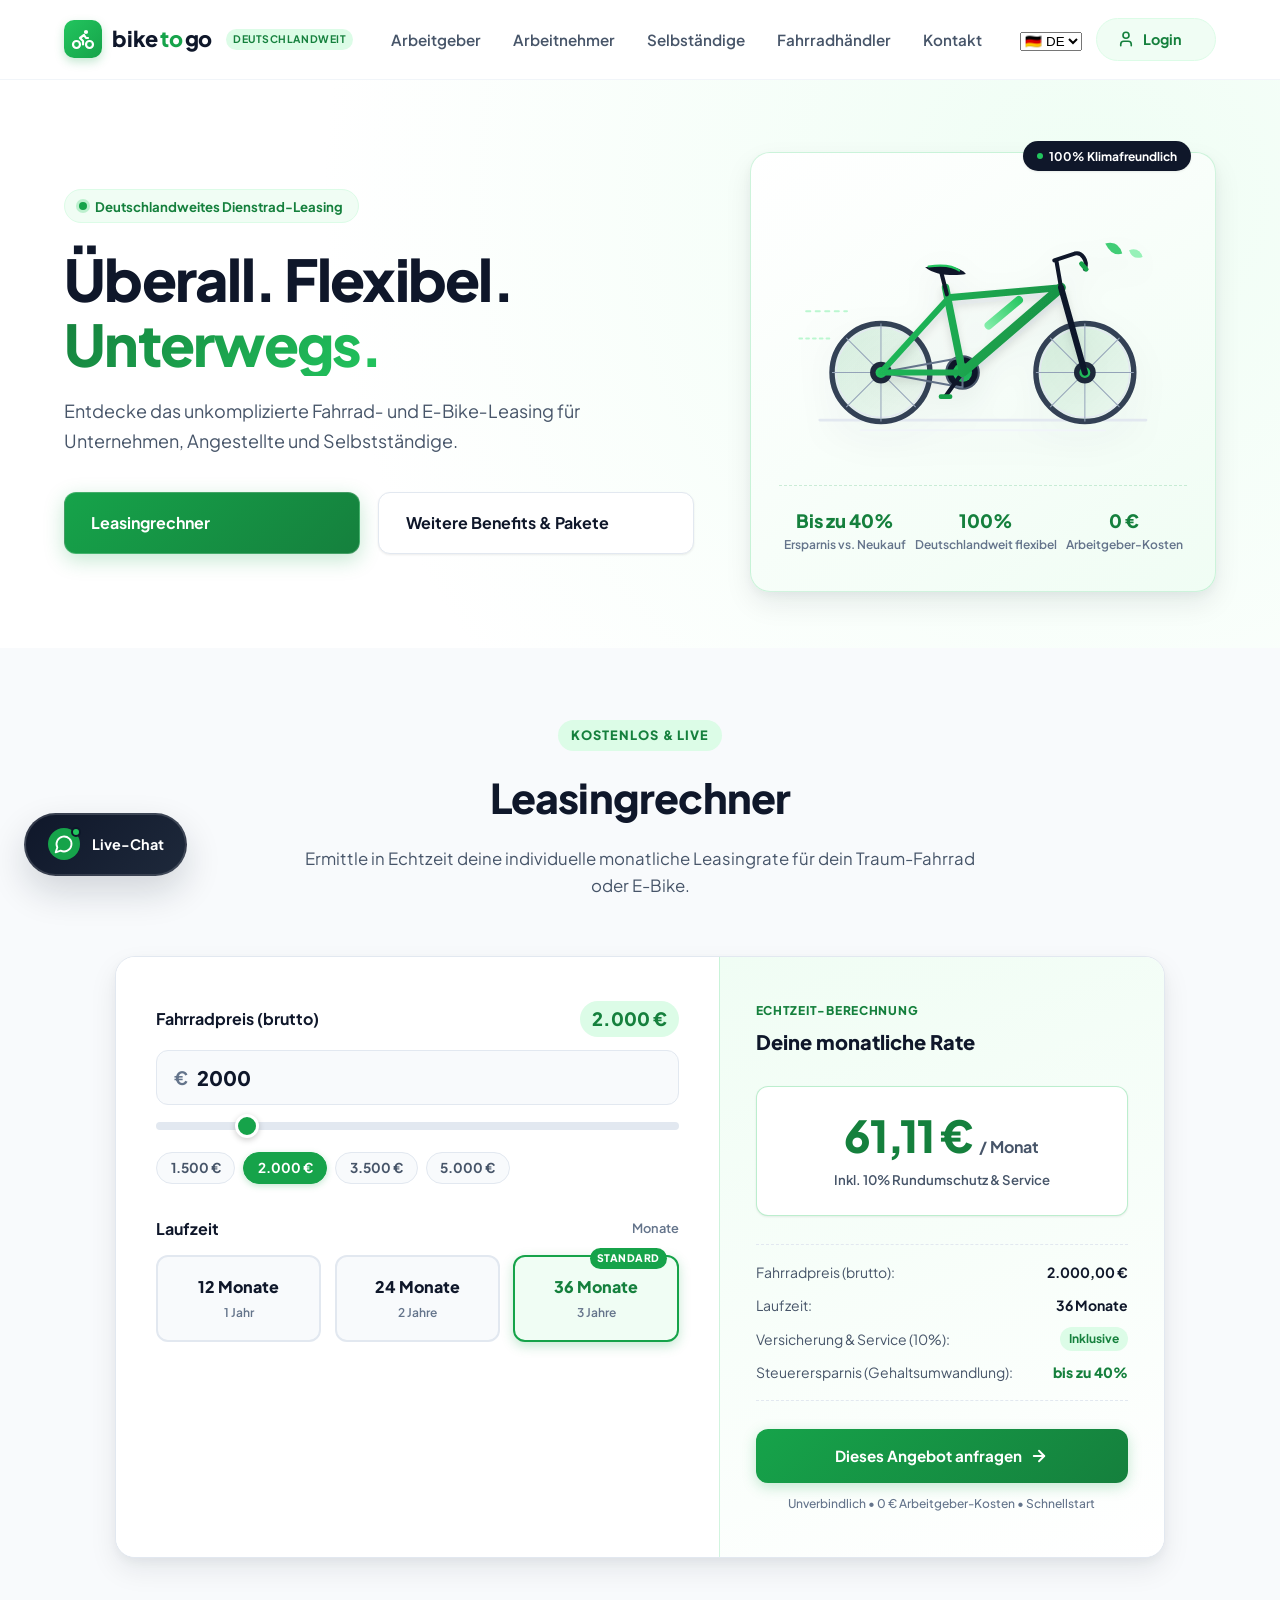
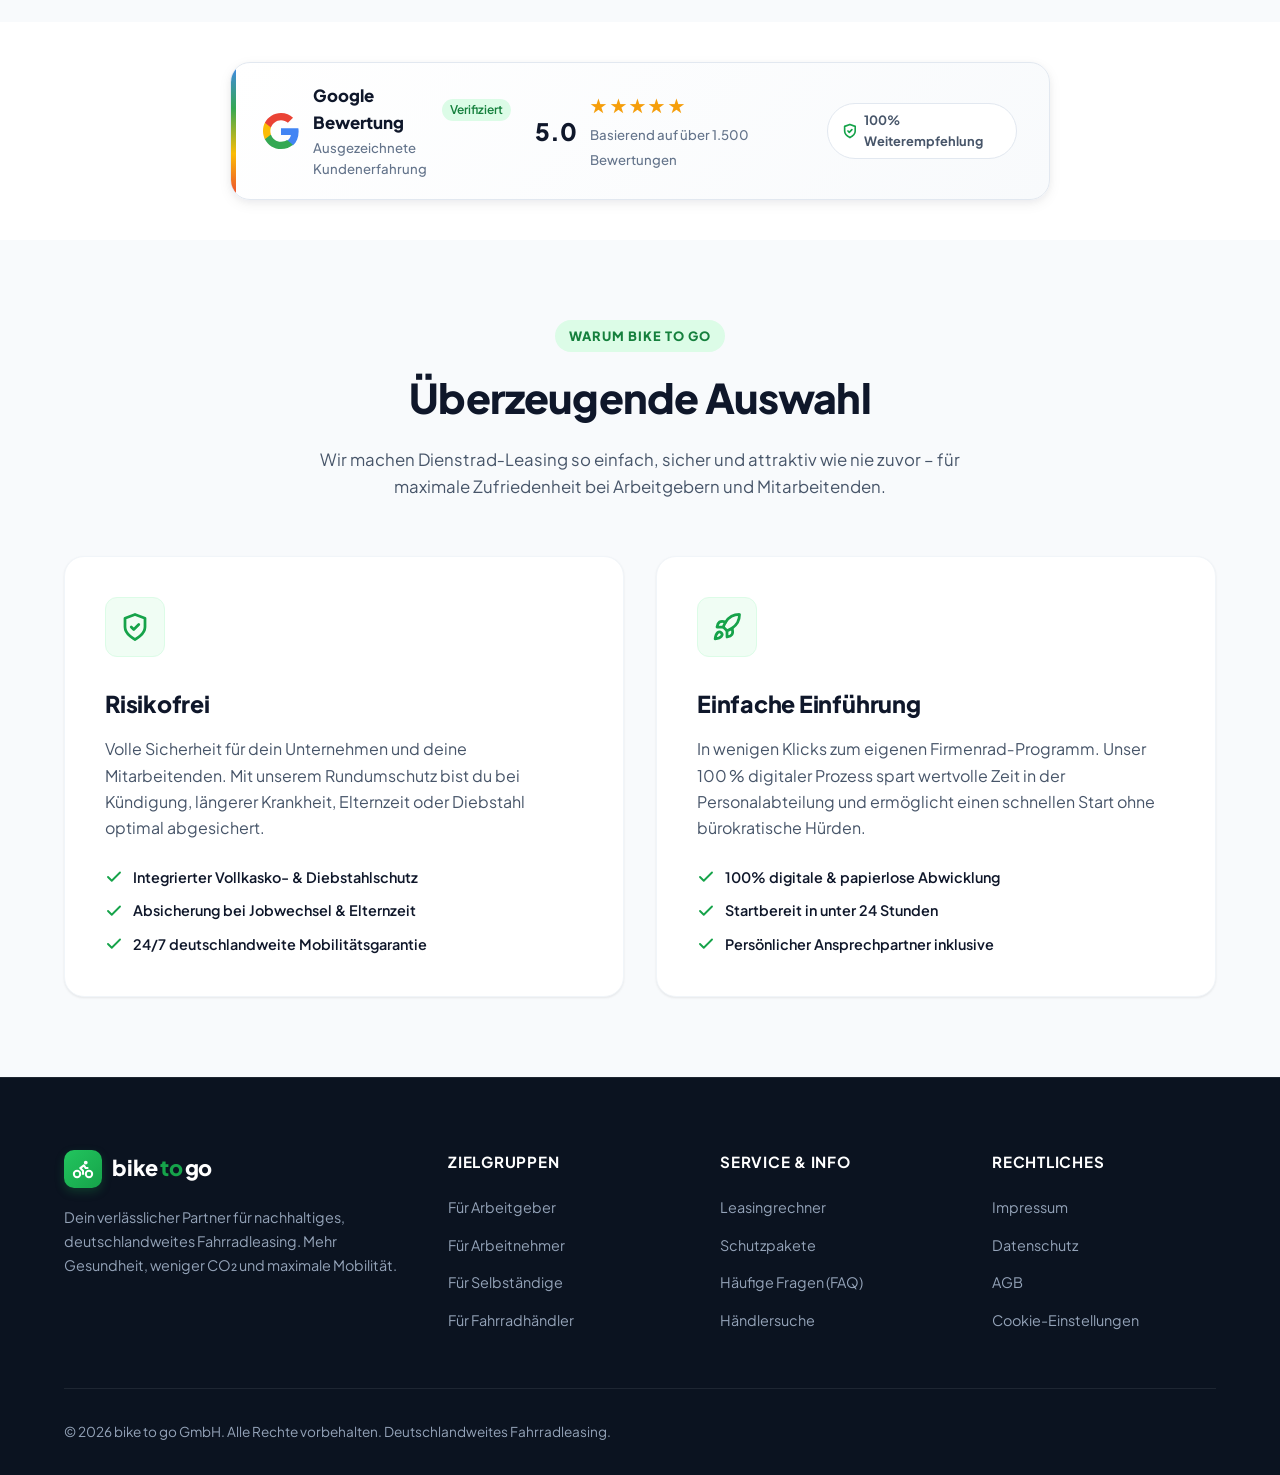
<file: index.html>
<!DOCTYPE html>
<html lang="de">
<head>
  <meta charset="UTF-8">
  <meta name="viewport" content="width=device-width, initial-scale=1.0">
  <meta name="description" data-i18n="seo.description" content="bike to go - Dein Partner für deutschlandweites Fahrrad- und E-Bike-Leasing für Arbeitgeber, Arbeitnehmer und Selbständige. Überall. Flexibel. Unterwegs.">
  <title data-i18n="seo.title">bike to go | Deutschlandweites Fahrradleasing</title>
  
  <!-- Google Fonts: Plus Jakarta Sans for modern typography -->
  <link rel="preconnect" href="https://fonts.googleapis.com">
  <link rel="preconnect" href="https://fonts.gstatic.com" crossorigin>
  <link href="https://fonts.googleapis.com/css2?family=Plus+Jakarta+Sans:wght@400;500;600;700;800&display=swap" rel="stylesheet">
  
  <!-- Main Stylesheet -->
  <link rel="stylesheet" href="css/style.css">
</head>
<body>

  <!-- =========================================================================
       1. HEADER & NAVIGATION
       ========================================================================= -->
  <header class="site-header" id="siteHeader">
    <div class="container header-inner">
      <!-- Logo "bike to go" -->
      <a href="index.html" class="logo" aria-label="bike to go - Zur Startseite" data-i18n-aria="header.logoAria">
        <div class="logo-icon">
          <!-- Bicycle SVG Icon -->
          <svg width="24" height="24" viewBox="0 0 24 24" fill="none" stroke="currentColor" stroke-width="2.2" stroke-linecap="round" stroke-linejoin="round">
            <circle cx="18.5" cy="17.5" r="3.5"/>
            <circle cx="5.5" cy="17.5" r="3.5"/>
            <circle cx="15" cy="5" r="1"/>
            <path d="M12 17.5V14l-3-3 4-3 2 3h2"/>
          </svg>
        </div>
        <span class="logo-text">
          bike<span class="highlight">to</span>go
        </span>
        <span class="logo-badge" data-i18n="header.logoBadge">Deutschlandweit</span>
      </a>

      <!-- Desktop & Mobile Navigation Links -->
      <nav class="main-nav" id="mainNav" aria-label="Hauptnavigation" data-i18n-aria="nav.ariaLabel">
          <ul class="nav-list">
            <li><a href="arbeitgeber.html" class="nav-link" data-i18n="nav.arbeitgeber">Arbeitgeber</a></li>
            <li><a href="arbeitnehmer.html" class="nav-link" data-i18n="nav.arbeitnehmer">Arbeitnehmer</a></li>
            <li><a href="selbstaendige.html" class="nav-link" data-i18n="nav.selbstaendige">Selbständige</a></li>
            <li><a href="fahrradhaendler.html" class="nav-link" data-i18n="nav.fahrradhaendler">Fahrradhändler</a></li>
            <li><a href="kontakt.html" class="nav-link" data-i18n="nav.kontakt">Kontakt</a></li>
          </ul>
      </nav>

      <!-- Right Header Actions: Language & Login -->
      <div class="header-actions">
        <!-- Language Selector -->
        <div class="lang-selector">
          <select id="langSelect" aria-label="Sprache wählen" data-i18n-aria="header.langSelectAria">
            <option value="de">🇩🇪 DE</option>
            <option value="en">🇬🇧 EN</option>
            <option value="es">🇪🇸 ES</option>
          </select>
        </div>

        <!-- Login Button -->
        <a href="login.html" class="btn-login" aria-label="Login zum Portal" data-i18n-aria="header.loginAria">
          <svg width="18" height="18" viewBox="0 0 24 24" fill="none" stroke="currentColor" stroke-width="2.2" stroke-linecap="round" stroke-linejoin="round">
            <path d="M19 21v-2a4 4 0 0 0-4-4H9a4 4 0 0 0-4 4v2"/>
            <circle cx="12" cy="7" r="4"/>
          </svg>
          <span class="btn-text-full">Login</span>
        </a>

        <!-- Mobile Hamburger Menu Button -->
        <button class="mobile-toggle" id="mobileToggle" aria-label="Menü öffnen" data-i18n-aria="header.mobileToggleAria" aria-expanded="false" aria-controls="mainNav">
          <span></span>
          <span></span>
          <span></span>
        </button>
      </div>
    </div>
  </header>

  <main>
    <!-- =========================================================================
         2. HERO-BEREICH
         ========================================================================= -->
    <section class="hero-section">
      <div class="container hero-grid">
        <!-- Hero Text & CTA Buttons -->
        <div class="hero-content">
          <div class="hero-badge">
            <span class="hero-badge-dot"></span>
            <span data-i18n="hero.badge">Deutschlandweites Dienstrad-Leasing</span>
          </div>

          <h1 class="hero-title" data-i18n="hero.title">
            Überall. Flexibel.<br>
            <span class="text-gradient">Unterwegs.</span>
          </h1>

          <p class="hero-subtitle" data-i18n="hero.subtitle">
            Entdecke das unkomplizierte Fahrrad- und E-Bike-Leasing für Unternehmen, Angestellte und Selbstständige. Fahre dein Traumbike mit bis zu 40% Ersparnis gegenüber dem Neukauf.
          </p>

          <!-- Two Buttons/Cards below Slogan -->
          <div class="hero-actions">
            <!-- Button 1: Leasingrechner -->
            <a href="#leasingrechner" class="btn-card btn-card-primary" id="heroCalcBtn" data-i18n="hero.cta.primary">
              <div class="btn-card-icon">
                <svg width="22" height="22" viewBox="0 0 24 24" fill="none" stroke="currentColor" stroke-width="2.2" stroke-linecap="round" stroke-linejoin="round">
                  <rect width="16" height="20" x="4" y="2" rx="2"/>
                  <line x1="8" x2="16" y1="6" y2="6"/>
                  <line x1="16" x2="16" y1="14" y2="18"/>
                  <path d="M16 10h.01"/>
                  <path d="M12 10h.01"/>
                  <path d="M8 10h.01"/>
                  <path d="M12 14h.01"/>
                  <path d="M8 14h.01"/>
                  <path d="M12 18h.01"/>
                  <path d="M8 18h.01"/>
                </svg>
              </div>
              <div class="btn-card-text">
                <span class="btn-card-title" data-i18n="hero.cta.primary.title">Leasingrechner</span>
                <span class="btn-card-desc" data-i18n="hero.cta.primary.desc">Individuelle Ersparnis berechnen</span>
              </div>
            </a>

            <!-- Button 2: Weitere Benefits und Pakete -->
            <a href="benefits.html" class="btn-card btn-card-secondary" data-i18n="hero.cta.secondary">
              <div class="btn-card-icon">
                <svg width="22" height="22" viewBox="0 0 24 24" fill="none" stroke="currentColor" stroke-width="2.2" stroke-linecap="round" stroke-linejoin="round">
                  <path d="M12 2v20"/>
                  <path d="M17 5H9.5a3.5 3.5 0 0 0 0 7h5a3.5 3.5 0 0 1 0 7H6"/>
                  <circle cx="12" cy="12" r="10" stroke="none"/>
                  <path d="m12 15 2 2 4-4" stroke-width="2"/>
                  <path d="m9 9 3-3 3 3"/>
                </svg>
              </div>
              <div class="btn-card-text">
                <span class="btn-card-title" data-i18n="hero.cta.secondary.title">Weitere Benefits & Pakete</span>
                <span class="btn-card-desc" data-i18n="hero.cta.secondary.desc">Vollkasko, Service & Zubehör</span>
              </div>
            </a>
          </div>
        </div>

        <!-- Hero Bicycle SVG Graphic Illustration -->
        <div class="hero-visual">
          <div class="hero-visual-card">
            <div class="hero-visual-badge">
              <span class="dot"></span> <span data-i18n="hero.stats.climate">100% Klimafreundlich</span>
            </div>

            <!-- Custom Modern Bicycle & E-Bike Illustration SVG -->
            <svg class="bike-svg-container" viewBox="0 0 600 400" fill="none" xmlns="http://www.w3.org/2000/svg">
              <defs>
                <!-- Green Gradients -->
                <linearGradient id="frameGrad" x1="100" y1="150" x2="500" y2="280" gradientUnits="userSpaceOnUse">
                  <stop offset="0%" stop-color="#22c55e"/>
                  <stop offset="100%" stop-color="#15803d"/>
                </linearGradient>
                <linearGradient id="wheelGlow" x1="0" y1="0" x2="1" y2="1">
                  <stop offset="0%" stop-color="#16a34a" stop-opacity="0.15"/>
                  <stop offset="100%" stop-color="#16a34a" stop-opacity="0.02"/>
                </linearGradient>
                <linearGradient id="accentGrad" x1="0" y1="0" x2="1" y2="0">
                  <stop offset="0%" stop-color="#86efac"/>
                  <stop offset="100%" stop-color="#22c55e"/>
                </linearGradient>
                <filter id="dropShadow" x="-10%" y="-10%" width="120%" height="130%">
                  <feDropShadow dx="0" dy="8" stdDeviation="6" flood-color="#0f172a" flood-opacity="0.12"/>
                </filter>
              </defs>

              <!-- Subtle Background Road & Speed Lines -->
              <path d="M 60 340 L 540 340" stroke="#e2e8f0" stroke-width="4" stroke-linecap="round"/>
              <path d="M 120 355 L 480 355" stroke="#f1f5f9" stroke-width="3" stroke-linecap="round"/>
              <path d="M 40 180 L 100 180" stroke="#bbf7d0" stroke-width="3" stroke-linecap="round" stroke-dasharray="6 8"/>
              <path d="M 30 220 L 80 220" stroke="#bbf7d0" stroke-width="3" stroke-linecap="round" stroke-dasharray="4 6"/>

              <!-- Rear Wheel (Left) -->
              <circle cx="150" cy="270" r="75" fill="url(#wheelGlow)"/>
              <circle cx="150" cy="270" r="72" stroke="#334155" stroke-width="8"/>
              <circle cx="150" cy="270" r="66" stroke="#e2e8f0" stroke-width="2"/>
              <!-- Spokes -->
              <line x1="150" y1="198" x2="150" y2="342" stroke="#94a3b8" stroke-width="1.5"/>
              <line x1="78" y1="270" x2="222" y2="270" stroke="#94a3b8" stroke-width="1.5"/>
              <line x1="99" y1="219" x2="201" y2="321" stroke="#94a3b8" stroke-width="1.5"/>
              <line x1="99" y1="321" x2="201" y2="219" stroke="#94a3b8" stroke-width="1.5"/>
              <circle cx="150" cy="270" r="16" fill="#1e293b"/>
              <circle cx="150" cy="270" r="8" fill="#22c55e"/>

              <!-- Front Wheel (Right) -->
              <circle cx="450" cy="270" r="75" fill="url(#wheelGlow)"/>
              <circle cx="450" cy="270" r="72" stroke="#334155" stroke-width="8"/>
              <circle cx="450" cy="270" r="66" stroke="#e2e8f0" stroke-width="2"/>
              <!-- Spokes -->
              <line x1="450" y1="198" x2="450" y2="342" stroke="#94a3b8" stroke-width="1.5"/>
              <line x1="378" y1="270" x2="522" y2="270" stroke="#94a3b8" stroke-width="1.5"/>
              <line x1="399" y1="219" x2="501" y2="321" stroke="#94a3b8" stroke-width="1.5"/>
              <line x1="399" y1="321" x2="501" y2="219" stroke="#94a3b8" stroke-width="1.5"/>
              <circle cx="450" cy="270" r="16" fill="#1e293b"/>
              <circle cx="450" cy="270" r="8" fill="#22c55e"/>

              <!-- Drive Train & Pedals -->
              <circle cx="270" cy="270" r="24" fill="#0f172a" stroke="#475569" stroke-width="3"/>
              <circle cx="270" cy="270" r="14" fill="#22c55e"/>
              <!-- Chain -->
              <path d="M 150 270 L 270 248 L 270 292 Z" fill="none" stroke="#64748b" stroke-width="3" stroke-linejoin="round"/>
              <!-- Crank & Pedal -->
              <line x1="270" y1="270" x2="245" y2="305" stroke="#0f172a" stroke-width="6" stroke-linecap="round"/>
              <rect x="235" y="302" width="20" height="7" rx="3" fill="#16a34a"/>

              <!-- Bike Frame (Modern Aero Geometry in Green) -->
              <g filter="url(#dropShadow)">
                <!-- Rear stays -->
                <line x1="150" y1="270" x2="270" y2="270" stroke="url(#frameGrad)" stroke-width="9" stroke-linecap="round"/>
                <line x1="150" y1="270" x2="250" y2="160" stroke="url(#frameGrad)" stroke-width="9" stroke-linecap="round"/>
                
                <!-- Seat tube -->
                <line x1="270" y1="270" x2="245" y2="145" stroke="url(#frameGrad)" stroke-width="11" stroke-linecap="round"/>
                
                <!-- Down tube (Integrated Battery E-Bike style) -->
                <line x1="270" y1="270" x2="415" y2="145" stroke="url(#frameGrad)" stroke-width="14" stroke-linecap="round"/>
                
                <!-- Top tube -->
                <line x1="248" y1="160" x2="415" y2="145" stroke="url(#frameGrad)" stroke-width="10" stroke-linecap="round"/>
                
                <!-- Front Fork -->
                <line x1="415" y1="145" x2="450" y2="270" stroke="#0f172a" stroke-width="9" stroke-linecap="round"/>
              </g>

              <!-- E-Bike Accent / Power Badge -->
              <rect x="300" y="200" width="70" height="12" rx="6" fill="url(#accentGrad)" transform="rotate(-40 300 200)"/>
              
              <!-- Seat Post & Saddle -->
              <line x1="247" y1="155" x2="238" y2="120" stroke="#0f172a" stroke-width="6" stroke-linecap="round"/>
              <path d="M 215 115 C 235 112 265 112 275 125 C 260 128 230 128 215 115 Z" fill="#0f172a"/>
              <path d="M 220 114 C 235 112 255 112 265 120" stroke="#22c55e" stroke-width="3" stroke-linecap="round"/>

              <!-- Headset, Stem & Handlebars -->
              <line x1="415" y1="145" x2="408" y2="105" stroke="#0f172a" stroke-width="6" stroke-linecap="round"/>
              <path d="M 405 105 L 435 95 C 445 92 455 105 450 118" fill="none" stroke="#0f172a" stroke-width="6" stroke-linecap="round" stroke-linejoin="round"/>
              <!-- Grip -->
              <path d="M 445 110 L 452 118" stroke="#16a34a" stroke-width="7" stroke-linecap="round"/>

              <!-- Dynamic Green Leaves / Eco Sparkles -->
              <g opacity="0.85">
                <path d="M 480 80 Q 500 75 505 95 Q 490 100 480 80 Z" fill="#22c55e"/>
                <path d="M 515 90 Q 530 85 535 100 Q 520 105 515 90 Z" fill="#86efac"/>
              </g>
            </svg>

            <!-- Card Bottom Stats -->
            <div class="hero-visual-footer">
              <div class="stat-pill">
                <div class="stat-pill-value" data-i18n="hero.stats.upTo40">Bis zu 40%</div>
                <div class="stat-pill-label" data-i18n="hero.stats.savings">Ersparnis vs. Neukauf</div>
              </div>
              <div class="stat-pill">
                <div class="stat-pill-value" data-i18n="hero.stats.full100">100%</div>
                <div class="stat-pill-label" data-i18n="hero.stats.flexible">Deutschlandweit flexibel</div>
              </div>
              <div class="stat-pill">
                <div class="stat-pill-value" data-i18n="hero.stats.free0">0 €</div>
                <div class="stat-pill-label" data-i18n="hero.stats.employerCost">Arbeitgeber-Kosten</div>
              </div>
            </div>
          </div>
        </div>
      </div>
    </section>

    <!-- =========================================================================
         2.5 LEASINGRECHNER (INTERAKTIV & LIVE)
         ========================================================================= -->
    <section class="calc-section" id="leasingrechner">
      <div class="container">
        <!-- Section Header -->
        <div class="section-header">
          <span class="section-tag" data-i18n="calculator.tag">Kostenlos & Live</span>
          <h2 class="section-title" data-i18n="calculator.title">Leasingrechner</h2>
          <p class="section-subtitle" data-i18n="calculator.subtitle">
            Ermittle in Echtzeit deine individuelle monatliche Leasingrate für dein Traum-Fahrrad oder E-Bike.
          </p>
        </div>

        <div class="calc-card" id="calcCard">
          <!-- Left: Input Controls -->
          <div class="calc-inputs">
            <!-- Price Input Group -->
            <div class="calc-group">
              <div class="calc-label-row">
                <label for="bikePriceInput" class="calc-label" data-i18n="calculator.field.price">Fahrradpreis (brutto)</label>
                <div class="calc-price-badge" id="priceDisplayBadge">2.000 €</div>
              </div>

              <div class="calc-input-wrapper">
                <span class="calc-currency-symbol">€</span>
                <input 
                  type="number" 
                  id="bikePriceInput" 
                  class="calc-number-input" 
                  value="2000" 
                  min="300" 
                  max="15000" 
                  step="50" 
                  aria-label="Fahrradpreis in Euro" data-i18n="calculator.field.priceAria">
              </div>

              <!-- Interactive Range Slider -->
              <input 
                type="range" 
                id="bikePriceRange" 
                class="calc-range-slider" 
                min="500" 
                max="10000" 
                step="50" 
                value="2000" 
                aria-label="Fahrradpreis Schieberegler"
              >

              <!-- Quick Price Presets -->
              <div class="calc-presets" aria-label="Schnellauswahl Preis">
                <button type="button" class="preset-btn" data-value="1500">1.500 €</button>
                <button type="button" class="preset-btn active" data-value="2000">2.000 €</button>
                <button type="button" class="preset-btn" data-value="3500">3.500 €</button>
                <button type="button" class="preset-btn" data-value="5000">5.000 €</button>
              </div>
            </div>

            <!-- Term Selection Group (12, 24, 36 Monate) -->
            <div class="calc-group">
              <div class="calc-label-row">
                <label class="calc-label" data-i18n="calculator.field.term">Laufzeit</label>
                <span class="calc-label-hint" data-i18n="calculator.unit.months">Monate</span>
              </div>

              <div class="calc-term-options" role="radiogroup" aria-label="Laufzeit in Monaten">
                <label class="term-option">
                  <input type="radio" name="leasingTerm" value="12">
                  <div class="term-card">
                    <span class="term-months" data-i18n="calculator.term.12">12 Monate</span>
                    <span class="term-desc" data-i18n="calculator.term.12desc">1 Jahr</span>
                  </div>
                </label>

                <label class="term-option">
                  <input type="radio" name="leasingTerm" value="24">
                  <div class="term-card">
                    <span class="term-months" data-i18n="calculator.term.24">24 Monate</span>
                    <span class="term-desc" data-i18n="calculator.term.24desc">2 Jahre</span>
                  </div>
                </label>

                <label class="term-option">
                  <input type="radio" name="leasingTerm" value="36" checked>
                  <div class="term-card">
                    <span class="term-badge" data-i18n="calculator.term.standardBadge">Standard</span>
                    <span class="term-months" data-i18n="calculator.term.36">36 Monate</span>
                    <span class="term-desc" data-i18n="calculator.term.36desc">3 Jahre</span>
                  </div>
                </label>
              </div>
            </div>
          </div>

          <!-- Right: Result Display & Details -->
          <div class="calc-result">
            <div class="calc-result-header">
              <span class="calc-result-tag" data-i18n="calculator.result.tag">Echtzeit-Berechnung</span>
              <h3 class="calc-result-title" data-i18n="calculator.result.title">Deine monatliche Rate</h3>
            </div>

            <!-- Prominent Rate Box -->
            <div class="rate-highlight-box">
              <div class="rate-amount-wrapper">
                <span class="rate-amount" id="monthlyRateResult">61,11 €</span>
                <span class="rate-period" data-i18n="calculator.result.perMonth">/ Monat</span>
              </div>
              <p class="rate-hint" data-i18n="calculator.cta.hint">
                <svg width="15" height="15" viewBox="0 0 24 24" fill="none" stroke="currentColor" stroke-width="2.5" stroke-linecap="round" stroke-linejoin="round">
                  <polyline points="20 6 9 17 4 12"></polyline>
                </svg>
                Inkl. 10% Rundumschutz & Service
              </p>
            </div>

            <!-- Calculation Breakdown Details -->
            <div class="rate-breakdown">
              <div class="breakdown-row">
                <span data-i18n="calculator.breakdown.priceLabel">Fahrradpreis (brutto):</span>
                <strong id="breakdownPrice">2.000,00 €</strong>
              </div>
              <div class="breakdown-row">
                <span data-i18n="calculator.breakdown.termLabel">Laufzeit:</span>
                <strong id="breakdownTerm">36 Monate</strong>
              </div>
              <div class="breakdown-row">
                <span data-i18n="calculator.breakdown.insuranceLabel">Versicherung & Service (10%):</span>
                <span class="breakdown-badge-pill" data-i18n="calculator.inclusive">Inklusive</span>
              </div>
              <div class="breakdown-row">
                <span data-i18n="calculator.breakdown.taxLabel">Steuerersparnis (Gehaltsumwandlung):</span>
                <span class="breakdown-highlight" data-i18n="calculator.breakdown.taxSavings">bis zu 40%</span>
              </div>
            </div>

            <!-- CTA Box -->
            <div class="calc-cta-box">
              <a href="#kontakt" class="btn-calc-cta">
                <span data-i18n="calculator.cta.text">Dieses Angebot anfragen</span>
                <svg width="18" height="18" viewBox="0 0 24 24" fill="none" stroke="currentColor" stroke-width="2.5" stroke-linecap="round" stroke-linejoin="round">
                  <line x1="5" y1="12" x2="19" y2="12"></line>
                  <polyline points="12 5 19 12 12 19"></polyline>
                </svg>
              </a>
              <span class="calc-cta-subtext" data-i18n="calculator.cta.subtext">Unverbindlich • 0 € Arbeitgeber-Kosten • Schnellstart</span>
            </div>
          </div>
        </div>
      </div>
    </section>

    <!-- =========================================================================
         3. TRUST-BEREICH: GOOGLE BEWERTUNG 5.0 ★
         ========================================================================= -->
    <section class="trust-section">
      <div class="container">
        <div class="google-review-box">
          <!-- Google Brand & Verification -->
          <div class="google-brand">
            <!-- Google G Logo SVG -->
            <svg class="google-icon" viewBox="0 0 24 24">
              <path fill="#4285F4" d="M23.745 12.27c0-.7-.06-1.4-.19-2.07H12v4.51h6.6c-.29 1.52-1.14 2.82-2.4 3.68v3.05h3.88c2.27-2.09 3.665-5.17 3.665-9.17z"/>
              <path fill="#34A853" d="M12 24c3.24 0 5.95-1.08 7.93-2.91l-3.88-3.05c-1.08.72-2.45 1.16-4.05 1.16-3.12 0-5.77-2.1-6.72-4.93H1.25v3.15C3.26 21.36 7.33 24 12 24z"/>
              <path fill="#FBBC05" d="M5.28 14.27c-.25-.72-.38-1.49-.38-2.27s.13-1.55.38-2.27V6.58H1.25C.45 8.18 0 9.99 0 12s.45 3.82 1.25 5.42l4.03-3.15z"/>
              <path fill="#EA4335" d="M12 4.75c1.77 0 3.35.61 4.6 1.8l3.42-3.42C17.95 1.19 15.24 0 12 0 7.33 0 3.26 2.64 1.25 6.58l4.03 3.15c.95-2.83 3.6-4.98 6.72-4.98z"/>
            </svg>
            <div>
              <div class="google-title">
                <span data-i18n="google.review.title">Google Bewertung</span>
                <span class="google-verified" data-i18n="google.review.verified">Verifiziert</span>
              </div>
              <div class="rating-meta" data-i18n="google.review.experience">Ausgezeichnete Kundenerfahrung</div>
            </div>
          </div>

          <!-- Rating Stars & 5.0 Score -->
          <div class="rating-display">
            <span class="rating-score">5.0</span>
            <div>
              <div class="rating-stars" aria-label="5 von 5 Sternen">
                <span>★</span><span>★</span><span>★</span><span>★</span><span>★</span>
              </div>
              <span class="rating-meta" data-i18n="google.review.reviewCount">Basierend auf über 1.500+ Bewertungen</span>
            </div>
          </div>

          <!-- Trust Badge Pill -->
          <div class="trust-badge-pill">
            <svg width="18" height="18" viewBox="0 0 24 24" fill="none" stroke="#16a34a" stroke-width="2.5" stroke-linecap="round" stroke-linejoin="round">
              <path d="M12 22s8-4 8-10V5l-8-3-8 3v7c0 6 8 10 8 10"/>
              <path d="m9 12 2 2 4-4"/>
            </svg>
            <span data-i18n="google.review.recommendation">100% Weiterempfehlung</span>
          </div>
        </div>
      </div>
    </section>

    <!-- =========================================================================
         4. BEREICH "ÜBERZEUGENDE AUSWAHL"
         ========================================================================= -->
    <section class="features-section" id="vorteile">
      <div class="container">
        <!-- Section Header -->
        <div class="section-header">
          <span class="section-tag" data-i18n="section.vorteile.tag">Warum bike to go</span>
          <h2 class="section-title" data-i18n="section.vorteile.title">Überzeugende Auswahl</h2>
          <p class="section-subtitle" data-i18n="section.vorteile.subtitle">
            Wir machen Dienstrad-Leasing so einfach, sicher und attraktiv wie nie zuvor – für maximale Zufriedenheit bei Arbeitgebern und Mitarbeitenden.
          </p>
        </div>

        <!-- Two Feature Cards: Risikofrei & Einfache Einführung -->
        <div class="features-grid">
          <!-- Card 1: Risikofrei -->
          <div class="feature-card">
            <div class="feature-icon-wrapper">
              <!-- Shield / Safety SVG Icon -->
              <svg width="30" height="30" viewBox="0 0 24 24" fill="none" stroke="currentColor" stroke-width="2.2" stroke-linecap="round" stroke-linejoin="round">
                <path d="M12 22s8-4 8-10V5l-8-3-8 3v7c0 6 8 10 8 10"/>
                <path d="m9 12 2 2 4-4"/>
              </svg>
            </div>
            <h3 class="feature-heading" data-i18n="feature.risikofrei.title">Risikofrei</h3>
            <p class="feature-description" data-i18n="feature.risikofrei.desc">
              Volle Sicherheit für dein Unternehmen und deine Mitarbeitenden. Mit unserem Rundumschutz bist du bei Kündigung, längerer Krankheit, Elternzeit oder Diebstahl optimal abgesichert.
            </p>
            <ul class="feature-checklist">
              <li>
                <svg class="check-icon" width="18" height="18" viewBox="0 0 24 24" fill="none" stroke="currentColor" stroke-width="2.5" stroke-linecap="round" stroke-linejoin="round"><path d="M20 6 9 17l-5-5"/></svg>
                <span data-i18n="feature.risikofrei.item1">Integrierter Vollkasko- & Diebstahlschutz</span>
              </li>
              <li>
                <svg class="check-icon" width="18" height="18" viewBox="0 0 24 24" fill="none" stroke="currentColor" stroke-width="2.5" stroke-linecap="round" stroke-linejoin="round"><path d="M20 6 9 17l-5-5"/></svg>
                <span data-i18n="feature.risikofrei.item2">Absicherung bei Jobwechsel & Elternzeit</span>
              </li>
              <li>
                <svg class="check-icon" width="18" height="18" viewBox="0 0 24 24" fill="none" stroke="currentColor" stroke-width="2.5" stroke-linecap="round" stroke-linejoin="round"><path d="M20 6 9 17l-5-5"/></svg>
                <span data-i18n="feature.risikofrei.item3">24/7 deutschlandweite Mobilitätsgarantie</span>
              </li>
            </ul>
          </div>

          <!-- Card 2: Einfache Einführung -->
          <div class="feature-card">
            <div class="feature-icon-wrapper">
              <!-- Rocket / Easy Setup SVG Icon -->
              <svg width="30" height="30" viewBox="0 0 24 24" fill="none" stroke="currentColor" stroke-width="2.2" stroke-linecap="round" stroke-linejoin="round">
                <path d="M4.5 16.5c-1.5 1.26-2 5-2 5s3.74-.5 5-2c.71-.84.7-2.13-.09-2.91a2.18 2.18 0 0 0-2.91-.09z"/>
                <path d="m12 15-3-3a22 22 0 0 1 2-3.95A12.88 12.88 0 0 1 22 2c0 2.72-.78 7.5-6 11a22.35 22.35 0 0 1-4 2z"/>
                <path d="M9 12H4s.55-3.03 2-4c1.62-1.08 5 0 5 0"/>
                <path d="M12 15v5s3.03-.55 4-2c1.08-1.62 0-5 0-5"/>
              </svg>
            </div>
            <h3 class="feature-heading" data-i18n="feature.einfacheEinfuehrung.title">Einfache Einführung</h3>
            <p class="feature-description" data-i18n="feature.einfacheEinfuehrung.desc">
              In wenigen Klicks zum eigenen Firmenrad-Programm. Unser 100% digitaler Prozess spart wertvolle Zeit in der Personalabteilung und ermöglicht einen schnellen Start ohne bürokratische Hürden.
            </p>
            <ul class="feature-checklist">
              <li>
                <svg class="check-icon" width="18" height="18" viewBox="0 0 24 24" fill="none" stroke="currentColor" stroke-width="2.5" stroke-linecap="round" stroke-linejoin="round"><path d="M20 6 9 17l-5-5"/></svg>
                <span data-i18n="feature.einfacheEinfuehrung.item1">100% digitale & papierlose Abwicklung</span>
              </li>
              <li>
                <svg class="check-icon" width="18" height="18" viewBox="0 0 24 24" fill="none" stroke="currentColor" stroke-width="2.5" stroke-linecap="round" stroke-linejoin="round"><path d="M20 6 9 17l-5-5"/></svg>
                <span data-i18n="feature.einfacheEinfuehrung.item2">Startbereit in unter 24 Stunden</span>
              </li>
              <li>
                <svg class="check-icon" width="18" height="18" viewBox="0 0 24 24" fill="none" stroke="currentColor" stroke-width="2.5" stroke-linecap="round" stroke-linejoin="round"><path d="M20 6 9 17l-5-5"/></svg>
                <span data-i18n="feature.einfacheEinfuehrung.item3">Persönlicher Ansprechpartner inklusive</span>
              </li>
            </ul>
          </div>
        </div>
      </div>
    </section>
  </main>

  <!-- =========================================================================
       5. LIVE-CHAT BUTTON (UNTEN LINKS)
       ========================================================================= -->
  <div class="live-chat-container">
    <!-- Floating Chat Button -->
    <button class="live-chat-btn" id="chatToggleBtn" aria-label="Live-Chat öffnen" data-i18n-aria="liveChat.open">
      <div class="chat-icon-box">
        <svg width="20" height="20" viewBox="0 0 24 24" fill="none" stroke="currentColor" stroke-width="2.2" stroke-linecap="round" stroke-linejoin="round">
          <path d="M7.9 20A9 9 0 1 0 4 16.1L2 22Z"/>
        </svg>
        <span class="chat-online-dot" title="Online" data-i18n-title="chat.status.online"></span>
      </div>
      <span class="chat-btn-text" data-i18n="chat.button">Live-Chat</span>
    </button>

    <!-- Chat Popup Widget (Placeholder) -->
    <div class="chat-popup" id="chatPopup" role="dialog" aria-modal="true" aria-label="Live-Chat Support" data-i18n-aria="chat.windowAria">
      <div class="chat-popup-header">
        <div class="chat-header-info">
          <div class="chat-avatar">🚲</div>
          <div>
            <div class="chat-header-title" data-i18n="chat.header.title">bike to go Support</div>
            <div class="chat-header-status" data-i18n="chat.header.status">Online • Antwortet sofort</div>
          </div>
        </div>
        <button class="chat-close-btn" id="chatCloseBtn" aria-label="Chat schließen" data-i18n-aria="chat.closeAria">
          <svg width="18" height="18" viewBox="0 0 24 24" fill="none" stroke="currentColor" stroke-width="2.5" stroke-linecap="round" stroke-linejoin="round">
            <line x1="18" y1="6" x2="6" y2="18"/>
            <line x1="6" y1="6" x2="18" y2="18"/>
          </svg>
        </button>
      </div>

      <div class="chat-popup-body">
        <div class="chat-message" data-i18n="chat.welcome">
          Hallo! 👋 Wie können wir dir heute beim Dienstrad-Leasing helfen?
        </div>

        <div class="chat-quick-actions">
          <button class="chat-chip" data-i18n="chat.chip.1">🚴‍♀️ Wie funktioniert Fahrradleasing?</button>
          <button class="chat-chip" data-i18n="chat.chip.2">💼 Ich möchte mein Unternehmen anmelden</button>
          <button class="chat-chip" data-i18n="chat.chip.3">📍 Partnerhändler in meiner Nähe</button>
        </div>
      </div>

      <div class="chat-popup-footer">
        <input type="text" class="chat-input-mock" placeholder="Schreibe eine Nachricht..." aria-label="Chat Nachricht schreiben" data-i18n-aria="chat.inputAria" data-i18n-placeholder="chat.input.placeholder">
        <button class="chat-send-btn" aria-label="Nachricht senden" data-i18n-aria="chat.sendAria">
          <svg width="16" height="16" viewBox="0 0 24 24" fill="none" stroke="currentColor" stroke-width="2.5" stroke-linecap="round" stroke-linejoin="round">
            <path d="m22 2-7 20-4-9-9-4Z"/>
            <path d="M22 2 11 13"/>
          </svg>
        </button>
      </div>
    </div>
  </div>

  <!-- =========================================================================
       6. FOOTER
       ========================================================================= -->
  <footer class="site-footer" id="kontakt">
    <div class="container">
      <div class="footer-grid">
        <!-- Brand Info -->
        <div class="footer-brand">
          <a href="index.html" class="logo">
            <div class="logo-icon">
              <svg width="22" height="22" viewBox="0 0 24 24" fill="none" stroke="currentColor" stroke-width="2.2" stroke-linecap="round" stroke-linejoin="round">
                <circle cx="18.5" cy="17.5" r="3.5"/>
                <circle cx="5.5" cy="17.5" r="3.5"/>
                <circle cx="15" cy="5" r="1"/>
                <path d="M12 17.5V14l-3-3 4-3 2 3h2"/>
              </svg>
            </div>
            <span class="logo-text">bike<span class="highlight">to</span>go</span>
          </a>
          <p class="footer-brand-desc" data-i18n="footer.brand.desc">
            Dein verlässlicher Partner für nachhaltiges, deutschlandweites Fahrradleasing. Mehr Gesundheit, weniger CO₂ und maximale Mobilität.
          </p>
        </div>

        <!-- Navigation Links -->
        <div>
          <h4 class="footer-title" data-i18n="footer.title.targetGroups">Zielgruppen</h4>
          <ul class="footer-links">
            <li><a href="arbeitgeber.html" data-i18n="footer.link.employer">Für Arbeitgeber</a></li>
            <li><a href="arbeitnehmer.html" data-i18n="footer.link.employee">Für Arbeitnehmer</a></li>
            <li><a href="selbstaendige.html" data-i18n="footer.link.freelancers">Für Selbständige</a></li>
            <li><a href="fahrradhaendler.html" data-i18n="footer.link.dealers">Für Fahrradhändler</a></li>
          </ul>
        </div>

        <!-- Services -->
        <div>
          <h4 class="footer-title" data-i18n="footer.title.services">Service & Info</h4>
          <ul class="footer-links">
  <li><a href="index.html#leasingrechner" data-i18n="calculator.title">Leasingrechner</a></li>
  <li><a href="benefits.html" data-i18n="footer.link.protectionPackages">Schutzpakete</a></li>
  <li><a href="faq.html" data-i18n="footer.link.faq">Häufige Fragen (FAQ)</a></li>
  <li><a href="haendlersuche.html" data-i18n="footer.link.dealerSearch">Händlersuche</a></li>
</ul>
        </div>

        <!-- Contact & Legal -->
        <div>
          <h4 class="footer-title" data-i18n="footer.title.legal">Rechtliches</h4>
          <ul class="footer-links">
            <li><a href="impressum.html" data-i18n="footer.link.impressum">Impressum</a></li>
            <li><a href="datenschutz.html" data-i18n="footer.link.datenschutz">Datenschutz</a></li>
            <li><a href="agb.html" data-i18n="footer.link.agb">AGB</a></li>
            <li><a href="cookies.html" data-i18n="footer.link.cookieSettings">Cookie-Einstellungen</a></li>
          </ul>
        </div>
      </div>

      <!-- Bottom Bar -->
      <div class="footer-bottom">
        <p data-i18n="footer.bottom.copy">&copy; 2026 bike to go GmbH. Alle Rechte vorbehalten. Deutschlandweites Fahrradleasing.</p>
      </div>
    </div>
  <!-- Footer links updated -->
</footer>

  <!-- Toast Notification Alert for Placeholder Links -->
  <div class="toast-notice" id="toastNotice" role="status" aria-live="polite">
    <svg width="20" height="20" viewBox="0 0 24 24" fill="none" stroke="#22c55e" stroke-width="2.5" stroke-linecap="round" stroke-linejoin="round">
      <circle cx="12" cy="12" r="10"/>
      <line x1="12" y1="16" x2="12" y2="12"/>
      <line x1="12" y1="8" x2="12.01" y2="8"/>
    </svg>
    <p id="toastText">Diese Funktion wird im nächsten Schritt freigeschaltet.</p>
  </div>

  <!-- Main JavaScript File -->
  <script type="module" src="js/main.js"></script>
</body>
</html>
</file>
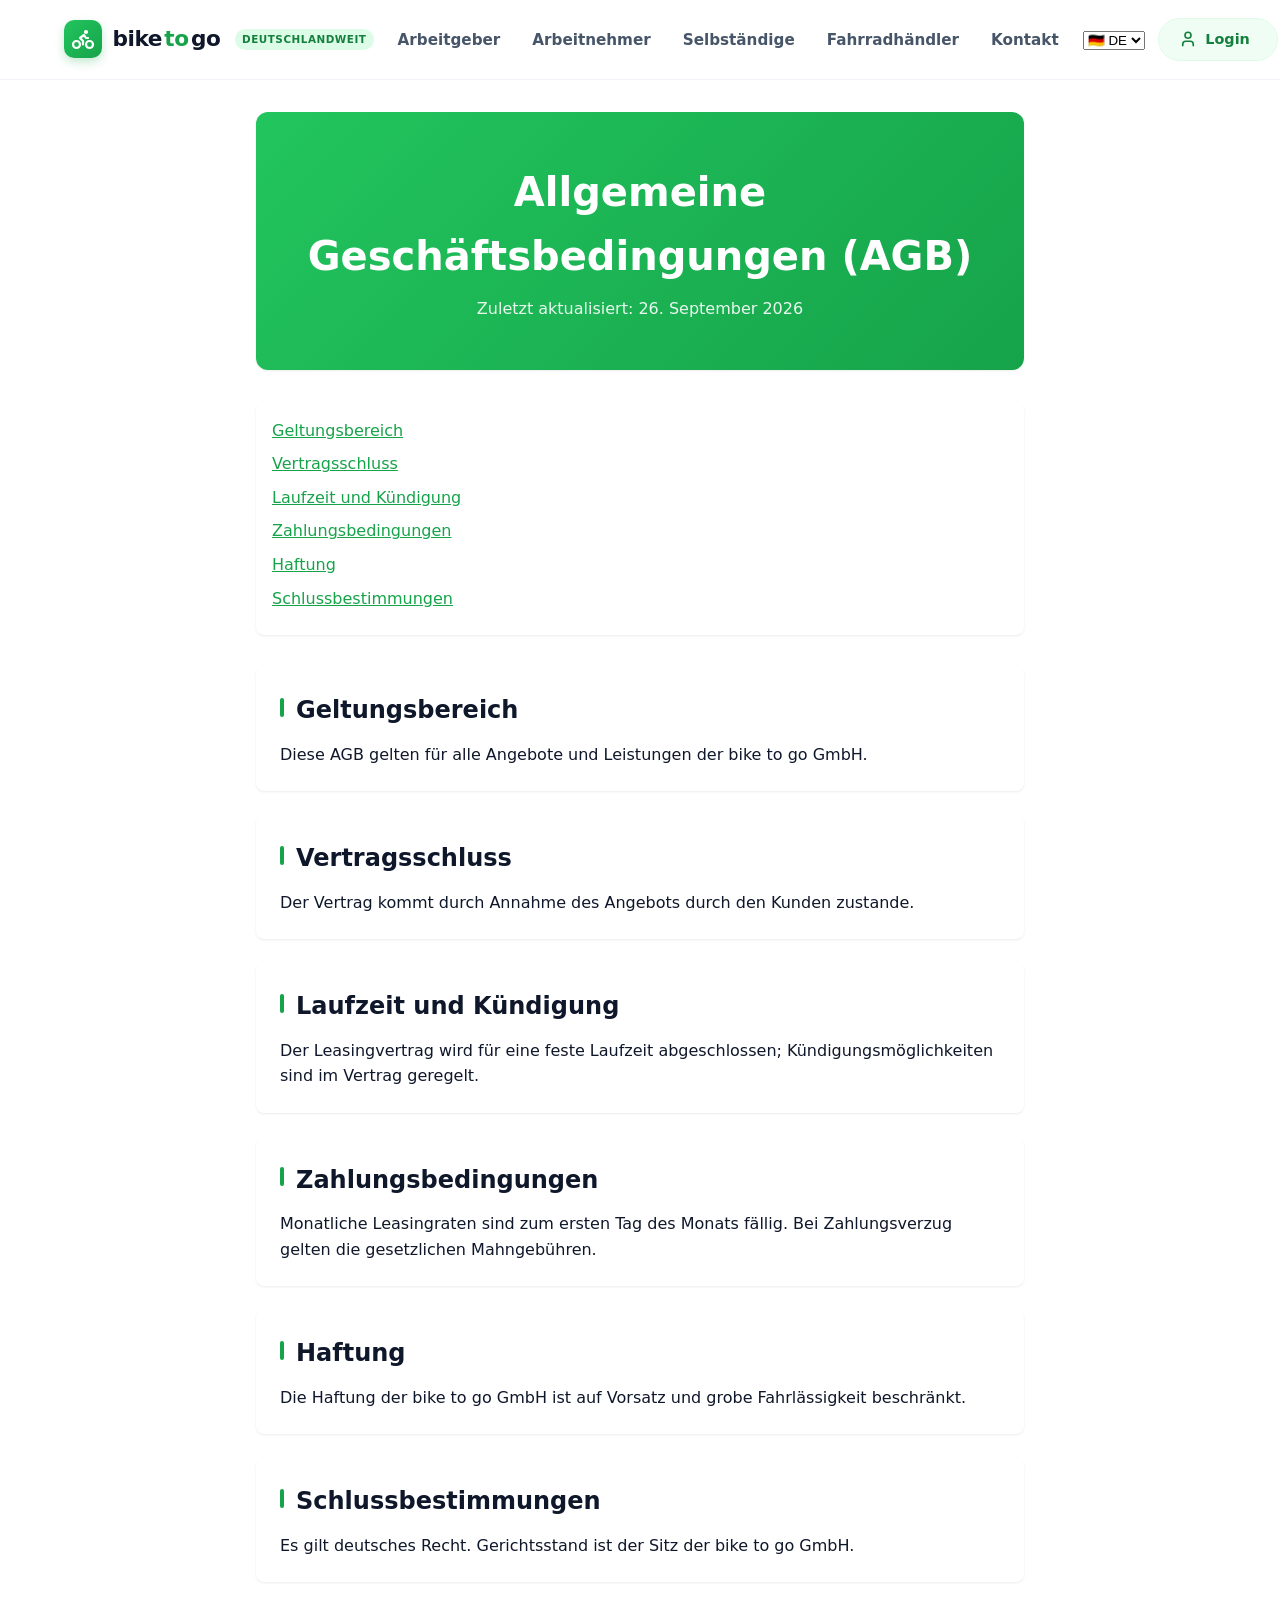
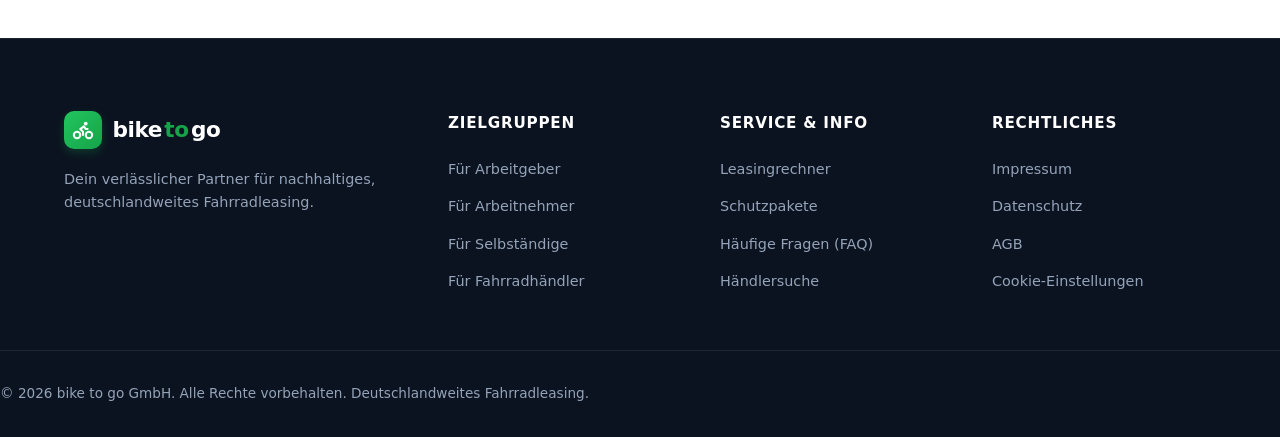
<file: agb.html>
<!DOCTYPE html>
<html lang="de">
<head>
  <meta charset="UTF-8">
  <meta name="viewport" content="width=device-width, initial-scale=1.0">
  <meta name="description" content="Allgemeine Geschäftsbedingungen der bike to go GmbH">
  <title data-i18n="legal.terms.meta.title">AGB | bike to go</title>
  <link rel="stylesheet" href="css/style.css">
</head>
<body>
  <!-- Header (same as index) -->
  <header class="site-header" id="siteHeader">
    <div class="container header-inner">
      <!-- Logo "bike to go" -->
      <a href="index.html" class="logo" aria-label="bike to go - Zur Startseite" data-i18n-aria="header.logoAria">
        <div class="logo-icon">
          <!-- Bicycle SVG Icon -->
          <svg width="24" height="24" viewBox="0 0 24 24" fill="none" stroke="currentColor" stroke-width="2.2" stroke-linecap="round" stroke-linejoin="round">
            <circle cx="18.5" cy="17.5" r="3.5"/>
            <circle cx="5.5" cy="17.5" r="3.5"/>
            <circle cx="15" cy="5" r="1"/>
            <path d="M12 17.5V14l-3-3 4-3 2 3h2"/>
          </svg>
        </div>
        <span class="logo-text">
          bike<span class="highlight">to</span>go
        </span>
        <span class="logo-badge" data-i18n="header.logoBadge">Deutschlandweit</span>
      </a>

      <!-- Desktop & Mobile Navigation Links -->
      <nav class="main-nav" id="mainNav" aria-label="Hauptnavigation" data-i18n-aria="nav.ariaLabel">
          <ul class="nav-list">
            <li><a href="arbeitgeber.html" class="nav-link" data-i18n="nav.arbeitgeber">Arbeitgeber</a></li>
            <li><a href="arbeitnehmer.html" class="nav-link" data-i18n="nav.arbeitnehmer">Arbeitnehmer</a></li>
            <li><a href="selbstaendige.html" class="nav-link" data-i18n="nav.selbstaendige">Selbständige</a></li>
            <li><a href="fahrradhaendler.html" class="nav-link" data-i18n="nav.fahrradhaendler">Fahrradhändler</a></li>
            <li><a href="kontakt.html" class="nav-link" data-i18n="nav.kontakt">Kontakt</a></li>
          </ul>
      </nav>

      <!-- Right Header Actions: Language & Login -->
      <div class="header-actions">
        <!-- Language Selector -->
        <div class="lang-selector">
          <select id="langSelect" aria-label="Sprache wählen" data-i18n-aria="header.langSelectAria">
            <option value="de">🇩🇪 DE</option>
            <option value="en">🇬🇧 EN</option>
            <option value="es">🇪🇸 ES</option>
          </select>
        </div>

        <!-- Login Button -->
        <a href="login.html" class="btn-login" aria-label="Login zum Portal" data-i18n-aria="header.loginAria">
          <svg width="18" height="18" viewBox="0 0 24 24" fill="none" stroke="currentColor" stroke-width="2.2" stroke-linecap="round" stroke-linejoin="round">
            <path d="M19 21v-2a4 4 0 0 0-4-4H9a4 4 0 0 0-4 4v2"/>
            <circle cx="12" cy="7" r="4"/>
          </svg>
          <span class="btn-text-full" data-i18n="header.login">Login</span>
        </a>

        <!-- Mobile Hamburger Menu Button -->
        <button class="mobile-toggle" id="mobileToggle" aria-label="Menü öffnen" data-i18n-aria="header.mobileToggleAria" aria-expanded="false" aria-controls="mainNav">
          <span></span>
          <span></span>
          <span></span>
        </button>
      </div>
    </div>
  </header>

  <main>
<main>
  <section class="legal-page">
    <div class="legal-hero">
      <h1 data-i18n="legal.terms.title">Allgemeine Geschäftsbedingungen (AGB)</h1>
      <p data-i18n="legal.terms.updated">Zuletzt aktualisiert: 26. September 2026</p>
      <p class="legal-translation-notice" data-i18n="legal.translationNotice" hidden>Hinweis: Diese Übersetzung dient nur der Information. Rechtlich verbindlich ist die deutsche Fassung.</p>
    </div>
    <nav class="legal-toc">
      <ul>
        <li><a href="#geltungsbereich" data-i18n="legal.terms.scope.title">Geltungsbereich</a></li>
        <li><a href="#vertragsschluss" data-i18n="legal.terms.conclusion.title">Vertragsschluss</a></li>
        <li><a href="#laufzeit" data-i18n="legal.terms.term.title">Laufzeit und Kündigung</a></li>
        <li><a href="#zahlungsbedingungen" data-i18n="legal.terms.payment.title">Zahlungsbedingungen</a></li>
        <li><a href="#haftung" data-i18n="legal.terms.liability.title">Haftung</a></li>
        <li><a href="#schlussbestimmungen" data-i18n="legal.terms.final.title">Schlussbestimmungen</a></li>
      </ul>
    </nav>
    <div class="legal-section" id="geltungsbereich">
      <h2 data-i18n="legal.terms.scope.title">Geltungsbereich</h2>
      <p data-i18n="legal.terms.scope.text">Diese AGB gelten für alle Angebote und Leistungen der bike to go GmbH.</p>
    </div>
    <div class="legal-section" id="vertragsschluss">
      <h2 data-i18n="legal.terms.conclusion.title">Vertragsschluss</h2>
      <p data-i18n="legal.terms.conclusion.text">Der Vertrag kommt durch Annahme des Angebots durch den Kunden zustande.</p>
    </div>
    <div class="legal-section" id="laufzeit">
      <h2 data-i18n="legal.terms.term.title">Laufzeit und Kündigung</h2>
      <p data-i18n="legal.terms.term.text">Der Leasingvertrag wird für eine feste Laufzeit abgeschlossen; Kündigungsmöglichkeiten sind im Vertrag geregelt.</p>
    </div>
    <div class="legal-section" id="zahlungsbedingungen">
      <h2 data-i18n="legal.terms.payment.title">Zahlungsbedingungen</h2>
      <p data-i18n="legal.terms.payment.text">Monatliche Leasingraten sind zum ersten Tag des Monats fällig. Bei Zahlungsverzug gelten die gesetzlichen Mahngebühren.</p>
    </div>
    <div class="legal-section" id="haftung">
      <h2 data-i18n="legal.terms.liability.title">Haftung</h2>
      <p data-i18n="legal.terms.liability.text">Die Haftung der bike to go GmbH ist auf Vorsatz und grobe Fahrlässigkeit beschränkt.</p>
    </div>
    <div class="legal-section" id="schlussbestimmungen">
      <h2 data-i18n="legal.terms.final.title">Schlussbestimmungen</h2>
      <p data-i18n="legal.terms.final.text">Es gilt deutsches Recht. Gerichtsstand ist der Sitz der bike to go GmbH.</p>
    </div>
  </section>
</main>
  </main>

  <!-- Footer (same as index) -->
  <footer class="site-footer">
    <div class="container">
      <div class="footer-grid">
        <div class="footer-brand">
          <a href="index.html" class="logo">
            <div class="logo-icon">
              <svg width="22" height="22" viewBox="0 0 24 24" fill="none" stroke="currentColor" stroke-width="2.2" stroke-linecap="round" stroke-linejoin="round">
                <circle cx="18.5" cy="17.5" r="3.5"/>
                <circle cx="5.5" cy="17.5" r="3.5"/>
                <circle cx="15" cy="5" r="1"/>
                <path d="M12 17.5V14l-3-3 4-3 2 3h2"/>
              </svg>
            </div>
            <span class="logo-text">bike<span class="highlight">to</span>go</span>
          </a>
          <p class="footer-brand-desc" data-i18n="footer.brand.desc.short">Dein verlässlicher Partner für nachhaltiges, deutschlandweites Fahrradleasing.</p>
        </div>
        <div>
          <h4 class="footer-title" data-i18n="footer.title.targetGroups">Zielgruppen</h4>
          <ul class="footer-links">
            <li><a href="arbeitgeber.html" data-i18n="footer.link.employer">Für Arbeitgeber</a></li>
            <li><a href="index.html#arbeitnehmer" data-placeholder="Bereich Arbeitnehmer" data-i18n="footer.link.employee">Für Arbeitnehmer</a></li>
            <li><a href="index.html#selbstaendige" data-placeholder="Bereich Selbständige" data-i18n="footer.link.freelancers">Für Selbständige</a></li>
            <li><a href="index.html#fahrradhaendler" data-placeholder="Bereich Fachhändler" data-i18n="footer.link.dealers">Für Fahrradhändler</a></li>
          </ul>
        </div>
        <div>
          <h4 class="footer-title" data-i18n="footer.title.services">Service &amp; Info</h4>
          <ul class="footer-links">
            <li><a href="index.html#leasingrechner" data-i18n="calculator.title">Leasingrechner</a></li>
            <li><a href="benefits.html" data-i18n="footer.link.protectionPackages">Schutzpakete</a></li>
            <li><a href="faq.html" data-i18n="footer.link.faq">Häufige Fragen (FAQ)</a></li>
            <li><a href="haendlersuche.html" data-i18n="footer.link.dealerSearch">Händlersuche</a></li>
          </ul>
        </div>
        <div>
          <h4 class="footer-title" data-i18n="footer.title.legal">Rechtliches</h4>
          <ul class="footer-links">
            <li><a href="impressum.html" data-i18n="footer.link.impressum">Impressum</a></li>
            <li><a href="datenschutz.html" data-i18n="footer.link.datenschutz">Datenschutz</a></li>
            <li><a href="agb.html" data-i18n="footer.link.agb">AGB</a></li>
            <li><a href="cookies.html" data-i18n="footer.link.cookieSettings">Cookie-Einstellungen</a></li>
          </ul>
        </div>
      </div>
    </div>
    <div class="footer-bottom">
      <p data-i18n="footer.bottom.copy">&copy; 2026 bike to go GmbH. Alle Rechte vorbehalten. Deutschlandweites Fahrradleasing.</p>
    </div>
  </footer>

  <script type="module" src="js/translations.js"></script>
  <script type="module" src="js/main.js"></script>
</body>
</html>
</file>
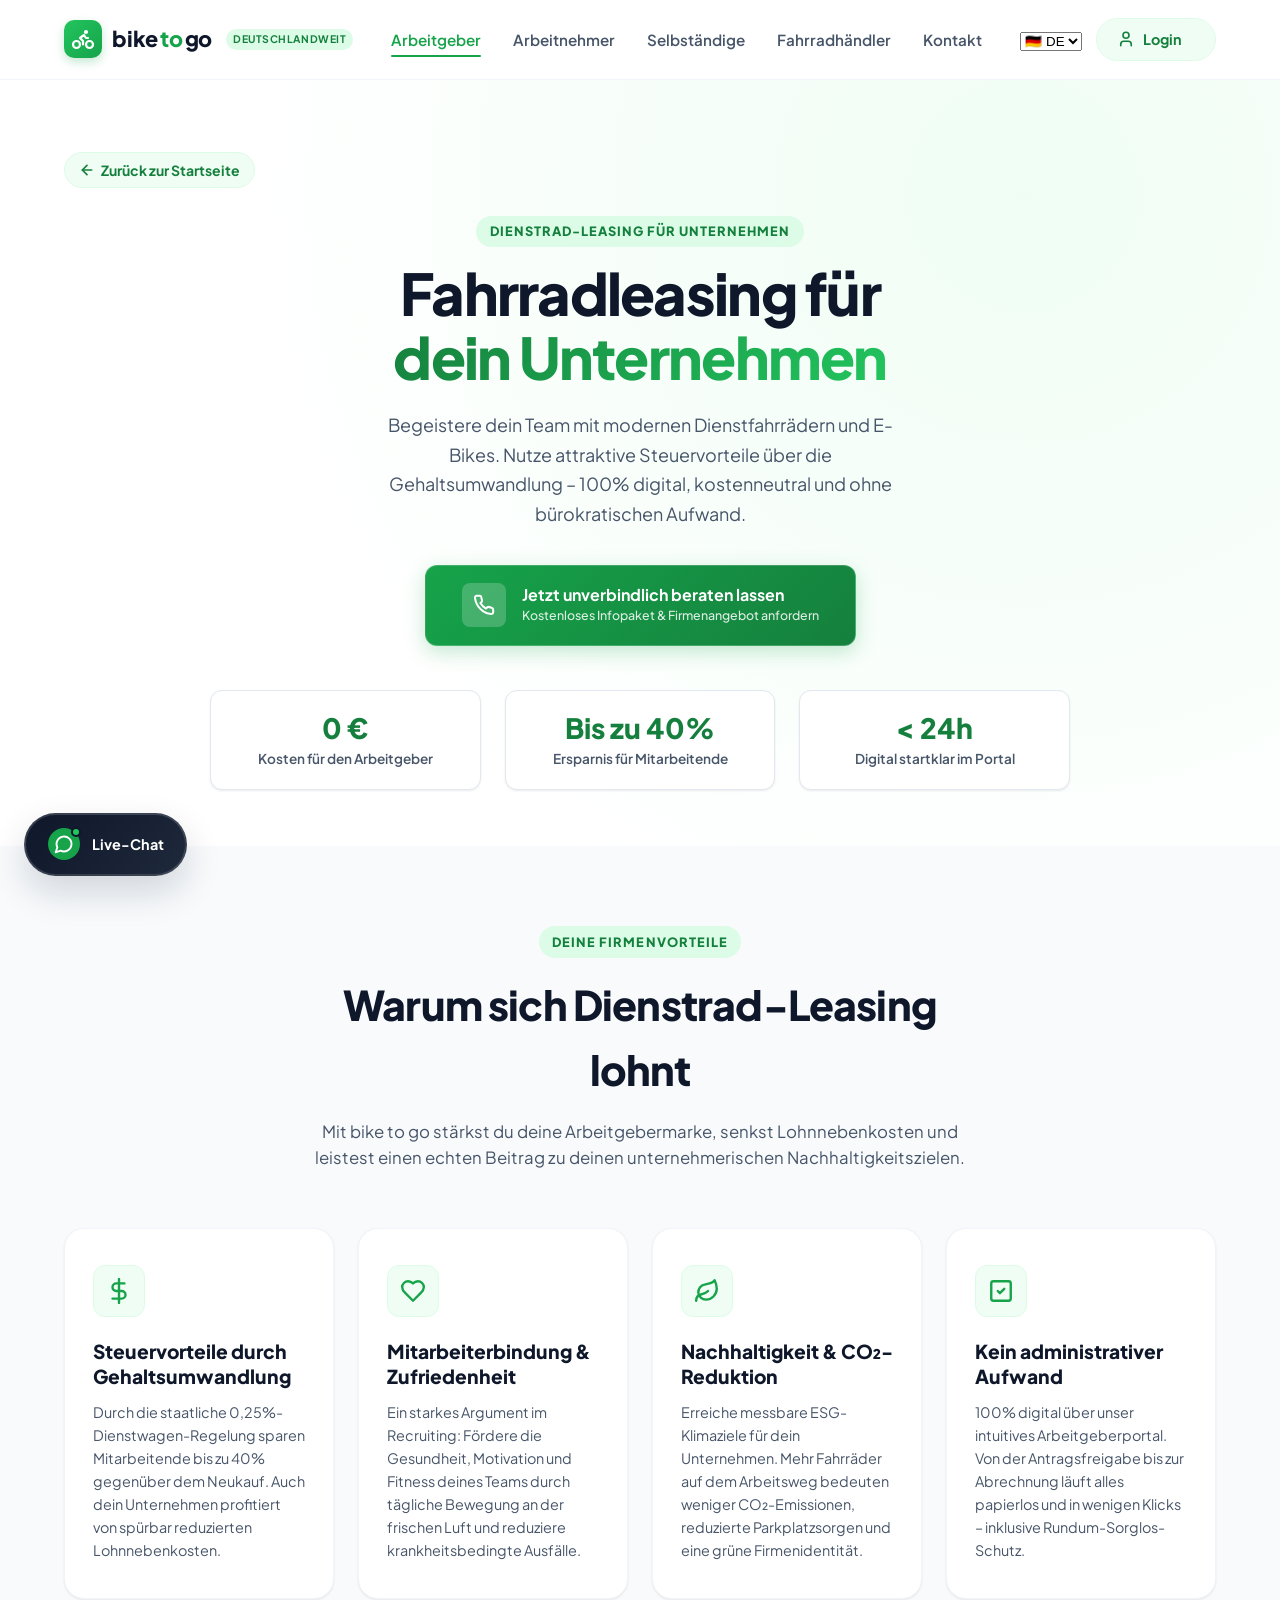
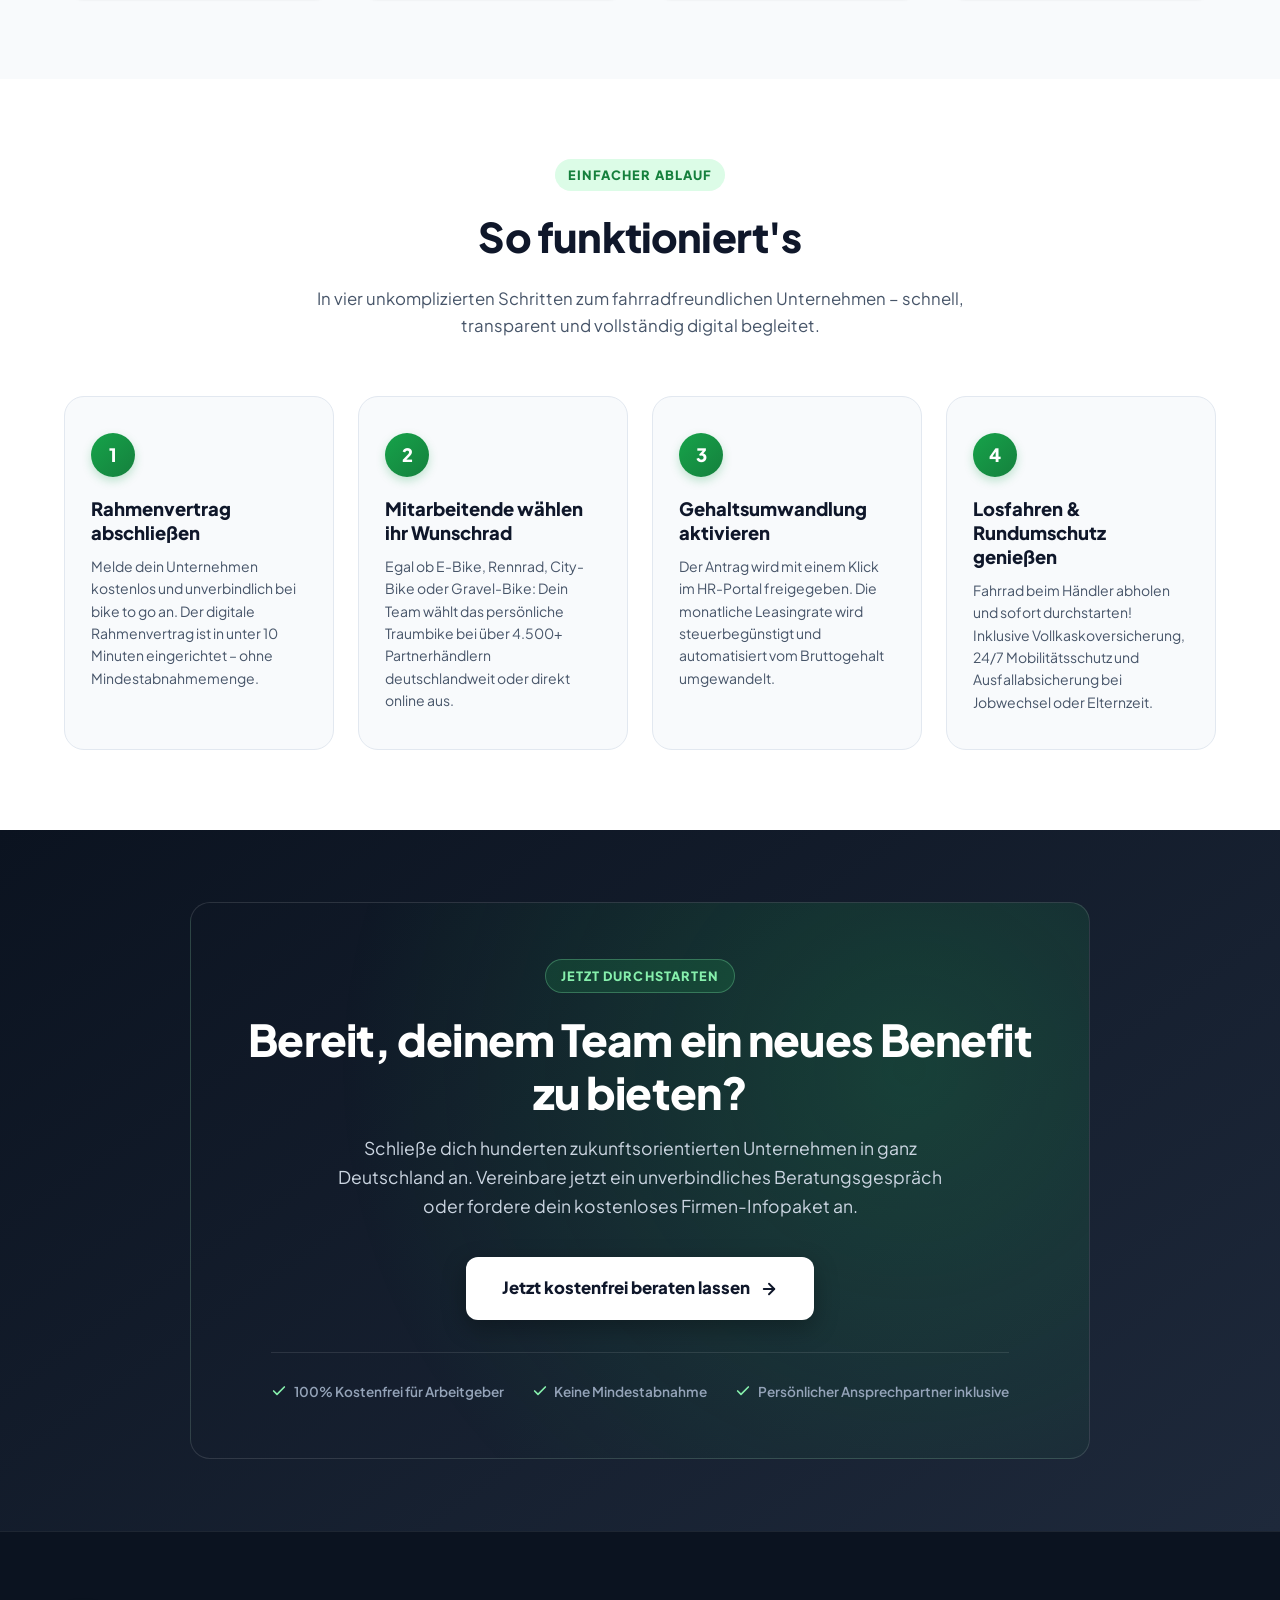
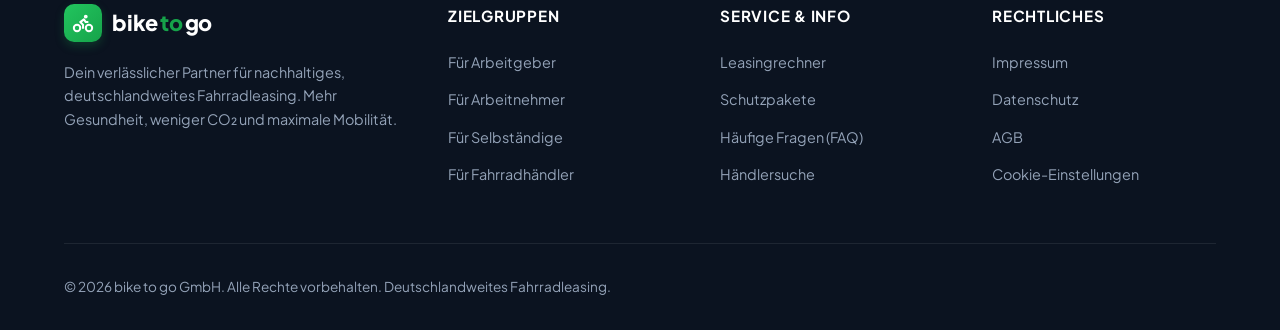
<file: arbeitgeber.html>
<!DOCTYPE html>
<html lang="de">
<head>
  <meta charset="UTF-8">
  <meta name="viewport" content="width=device-width, initial-scale=1.0">
  <meta name="description" content="Fahrradleasing für Arbeitgeber mit bike to go. Biete deinen Mitarbeitenden steuerbegünstigte Diensträder & E-Bikes – 0 € Arbeitgeberkosten, 100% digital und ohne Verwaltungsaufwand.">
  <title data-i18n="employer.meta.title">Fahrradleasing für Arbeitgeber | bike to go</title>
  
  <!-- Google Fonts: Plus Jakarta Sans -->
  <link rel="preconnect" href="https://fonts.googleapis.com">
  <link rel="preconnect" href="https://fonts.gstatic.com" crossorigin>
  <link href="https://fonts.googleapis.com/css2?family=Plus+Jakarta+Sans:wght@400;500;600;700;800&display=swap" rel="stylesheet">
  
  <!-- Main Stylesheet -->
  <link rel="stylesheet" href="css/style.css">
</head>
<body>

  <!-- =========================================================================
       1. HEADER & NAVIGATION (EINHEITLICH MIT STARTSEITE)
       ========================================================================= -->
  <header class="site-header" id="siteHeader">
    <div class="container header-inner">
      <!-- Logo "bike to go" -->
      <a href="index.html" class="logo" aria-label="bike to go - Zur Startseite" data-i18n-aria="header.logoAria">
        <div class="logo-icon">
          <!-- Bicycle SVG Icon -->
          <svg width="24" height="24" viewBox="0 0 24 24" fill="none" stroke="currentColor" stroke-width="2.2" stroke-linecap="round" stroke-linejoin="round">
            <circle cx="18.5" cy="17.5" r="3.5"/>
            <circle cx="5.5" cy="17.5" r="3.5"/>
            <circle cx="15" cy="5" r="1"/>
            <path d="M12 17.5V14l-3-3 4-3 2 3h2"/>
          </svg>
        </div>
        <span class="logo-text">
          bike<span class="highlight">to</span>go
        </span>
        <span class="logo-badge" data-i18n="header.logoBadge">Deutschlandweit</span>
      </a>

      <!-- Desktop & Mobile Navigation Links -->
      <nav class="main-nav" id="mainNav" aria-label="Hauptnavigation" data-i18n-aria="nav.ariaLabel">
          <ul class="nav-list">
            <li><a href="arbeitgeber.html" class="nav-link active" data-i18n="nav.arbeitgeber" aria-current="page">Arbeitgeber</a></li>
            <li><a href="arbeitnehmer.html" class="nav-link" data-i18n="nav.arbeitnehmer">Arbeitnehmer</a></li>
            <li><a href="selbstaendige.html" class="nav-link" data-i18n="nav.selbstaendige">Selbständige</a></li>
            <li><a href="fahrradhaendler.html" class="nav-link" data-i18n="nav.fahrradhaendler">Fahrradhändler</a></li>
            <li><a href="kontakt.html" class="nav-link" data-i18n="nav.kontakt">Kontakt</a></li>
          </ul>
      </nav>

      <!-- Right Header Actions: Language & Login -->
      <div class="header-actions">
        <!-- Language Selector -->
        <div class="lang-selector">
          <select id="langSelect" aria-label="Sprache wählen" data-i18n-aria="header.langSelectAria">
            <option value="de">🇩🇪 DE</option>
            <option value="en">🇬🇧 EN</option>
            <option value="es">🇪🇸 ES</option>
          </select>
        </div>

        <!-- Login Button -->
        <a href="login.html" class="btn-login" aria-label="Login zum Portal" data-i18n-aria="header.loginAria">
          <svg width="18" height="18" viewBox="0 0 24 24" fill="none" stroke="currentColor" stroke-width="2.2" stroke-linecap="round" stroke-linejoin="round">
            <path d="M19 21v-2a4 4 0 0 0-4-4H9a4 4 0 0 0-4 4v2"/>
            <circle cx="12" cy="7" r="4"/>
          </svg>
          <span class="btn-text-full" data-i18n="header.login">Login</span>
        </a>

        <!-- Mobile Hamburger Menu Button -->
        <button class="mobile-toggle" id="mobileToggle" aria-label="Menü öffnen" data-i18n-aria="header.mobileToggleAria" aria-expanded="false" aria-controls="mainNav">
          <span></span>
          <span></span>
          <span></span>
        </button>
      </div>
    </div>
  </header>

  <main>
    <!-- =========================================================================
         2. HERO-BEREICH: ARBEITGEBER
         ========================================================================= -->
    <section class="employer-hero">
      <div class="container">
        <!-- Back Link -->
        <a href="index.html" class="breadcrumb-back">
          <svg width="16" height="16" viewBox="0 0 24 24" fill="none" stroke="currentColor" stroke-width="2.5" stroke-linecap="round" stroke-linejoin="round">
            <line x1="19" y1="12" x2="5" y2="12"></line>
            <polyline points="12 19 5 12 12 5"></polyline>
          </svg>
          <span data-i18n="employer.back">Zurück zur Startseite</span>
        </a>

        <div class="employer-hero-inner">
          <span class="section-tag" data-i18n="employer.hero.badge">Dienstrad-Leasing für Unternehmen</span>
          <h1 class="hero-title">
            <span data-i18n="employer.hero.title1">Fahrradleasing für</span> <br>
            <span class="text-gradient" data-i18n="employer.hero.title2">dein Unternehmen</span>
          </h1>

          <p class="hero-subtitle" data-i18n="employer.hero.text">
            Begeistere dein Team mit modernen Dienstfahrrädern und E-Bikes. Nutze attraktive Steuervorteile über die Gehaltsumwandlung – 100% digital, kostenneutral und ohne bürokratischen Aufwand.
          </p>

          <div class="hero-actions" style="justify-content: center;">
            <a href="kontakt.html" class="btn-card btn-card-primary" style="flex: 0 1 auto; padding: 1.1rem 2.25rem;">
              <div class="btn-card-icon">
                <svg width="22" height="22" viewBox="0 0 24 24" fill="none" stroke="currentColor" stroke-width="2.2" stroke-linecap="round" stroke-linejoin="round">
                  <path d="M22 16.92v3a2 2 0 0 1-2.18 2 19.79 19.79 0 0 1-8.63-3.07 19.5 19.5 0 0 1-6-6 19.79 19.79 0 0 1-3.07-8.67A2 2 0 0 1 4.11 2h3a2 2 0 0 1 2 1.72 12.84 12.84 0 0 0 .7 2.81 2 2 0 0 1-.45 2.11L8.09 9.91a16 16 0 0 0 6 6l1.27-1.27a2 2 0 0 1 2.11-.45 12.84 12.84 0 0 0 2.81.7A2 2 0 0 1 22 16.92z"/>
                </svg>
              </div>
              <div class="btn-card-text">
                <span class="btn-card-title" data-i18n="employer.hero.cta.title">Jetzt unverbindlich beraten lassen</span>
                <span class="btn-card-desc" data-i18n="employer.hero.cta.desc">Kostenloses Infopaket & Firmenangebot anfordern</span>
              </div>
            </a>
          </div>

          <!-- Key Company Stats Row -->
          <div class="employer-stats-row">
            <div class="employer-stat-card">
              <span class="employer-stat-number">0 €</span>
              <span class="employer-stat-text" data-i18n="employer.stats.cost">Kosten für den Arbeitgeber</span>
            </div>
            <div class="employer-stat-card">
              <span class="employer-stat-number" data-i18n="hero.stats.upTo40">Bis zu 40%</span>
              <span class="employer-stat-text" data-i18n="employer.stats.savings">Ersparnis für Mitarbeitende</span>
            </div>
            <div class="employer-stat-card">
              <span class="employer-stat-number" data-i18n="employer.stats.time">&lt; 24h</span>
              <span class="employer-stat-text" data-i18n="employer.stats.ready">Digital startklar im Portal</span>
            </div>
          </div>
        </div>
      </div>
    </section>

    <!-- =========================================================================
         3. ABSCHNITT: VORTEILE FÜR ARBEITGEBER
         ========================================================================= -->
    <section class="features-section" style="background-color: var(--color-bg-alt);">
      <div class="container">
        <div class="section-header">
          <span class="section-tag" data-i18n="employer.benefits.tag">Deine Firmenvorteile</span>
          <h2 class="section-title" data-i18n="employer.benefits.title">Warum sich Dienstrad-Leasing lohnt</h2>
          <p class="section-subtitle" data-i18n="employer.benefits.subtitle">
            Mit bike to go stärkst du deine Arbeitgebermarke, senkst Lohnnebenkosten und leistest einen echten Beitrag zu deinen unternehmerischen Nachhaltigkeitszielen.
          </p>
        </div>

        <!-- 4 Benefits Cards Grid -->
        <div class="benefits-4-grid">
          <!-- Card 1: Steuervorteile -->
          <div class="employer-benefit-card">
            <div class="benefit-card-icon">
              <svg width="26" height="26" viewBox="0 0 24 24" fill="none" stroke="currentColor" stroke-width="2.2" stroke-linecap="round" stroke-linejoin="round">
                <line x1="12" y1="1" x2="12" y2="23"/>
                <path d="M17 5H9.5a3.5 3.5 0 0 0 0 7h5a3.5 3.5 0 0 1 0 7H6"/>
              </svg>
            </div>
            <h3 class="benefit-card-title" data-i18n="employer.benefit.tax.title">Steuervorteile durch Gehaltsumwandlung</h3>
            <p class="benefit-card-desc" data-i18n="employer.benefit.tax.desc">
              Durch die staatliche 0,25%-Dienstwagen-Regelung sparen Mitarbeitende bis zu 40% gegenüber dem Neukauf. Auch dein Unternehmen profitiert von spürbar reduzierten Lohnnebenkosten.
            </p>
          </div>

          <!-- Card 2: Mitarbeiterbindung & Zufriedenheit -->
          <div class="employer-benefit-card">
            <div class="benefit-card-icon">
              <svg width="26" height="26" viewBox="0 0 24 24" fill="none" stroke="currentColor" stroke-width="2.2" stroke-linecap="round" stroke-linejoin="round">
                <path d="M19 14c1.49-1.46 3-3.21 3-5.5A5.5 5.5 0 0 0 16.5 3c-1.76 0-3 .5-4.5 2-1.5-1.5-2.74-2-4.5-2A5.5 5.5 0 0 0 2 8.5c0 2.3 1.5 4.05 3 5.5l7 7Z"/>
              </svg>
            </div>
            <h3 class="benefit-card-title" data-i18n="employer.benefit.retention.title">Mitarbeiterbindung & Zufriedenheit</h3>
            <p class="benefit-card-desc" data-i18n="employer.benefit.retention.desc">
              Ein starkes Argument im Recruiting: Fördere die Gesundheit, Motivation und Fitness deines Teams durch tägliche Bewegung an der frischen Luft und reduziere krankheitsbedingte Ausfälle.
            </p>
          </div>

          <!-- Card 3: Nachhaltigkeit & CO2-Reduktion -->
          <div class="employer-benefit-card">
            <div class="benefit-card-icon">
              <svg width="26" height="26" viewBox="0 0 24 24" fill="none" stroke="currentColor" stroke-width="2.2" stroke-linecap="round" stroke-linejoin="round">
                <path d="M11 20A7 7 0 0 1 9.8 6.1C15.5 5 17 4.48 19 2c1 2 2 4.18 2 8 0 5.5-4.78 10-10 10Z"/>
                <path d="M2 21c0-3 1.85-5.36 5.08-6C9.5 14.52 12 13 13 12"/>
              </svg>
            </div>
            <h3 class="benefit-card-title" data-i18n="employer.benefit.esg.title">Nachhaltigkeit & CO₂-Reduktion</h3>
            <p class="benefit-card-desc" data-i18n="employer.benefit.esg.desc">
              Erreiche messbare ESG-Klimaziele für dein Unternehmen. Mehr Fahrräder auf dem Arbeitsweg bedeuten weniger CO₂-Emissionen, reduzierte Parkplatzsorgen und eine grüne Firmenidentität.
            </p>
          </div>

          <!-- Card 4: Kein administrativer Aufwand -->
          <div class="employer-benefit-card">
            <div class="benefit-card-icon">
              <svg width="26" height="26" viewBox="0 0 24 24" fill="none" stroke="currentColor" stroke-width="2.2" stroke-linecap="round" stroke-linejoin="round">
                <rect width="18" height="18" x="3" y="3" rx="2"/>
                <path d="m9 12 2 2 4-4"/>
              </svg>
            </div>
            <h3 class="benefit-card-title" data-i18n="employer.benefit.admin.title">Kein administrativer Aufwand</h3>
            <p class="benefit-card-desc" data-i18n="employer.benefit.admin.desc">
              100% digital über unser intuitives Arbeitgeberportal. Von der Antragsfreigabe bis zur Abrechnung läuft alles papierlos und in wenigen Klicks – inklusive Rundum-Sorglos-Schutz.
            </p>
          </div>
        </div>
      </div>
    </section>

    <!-- =========================================================================
         4. ABSCHNITT: SO FUNKTIONIERT'S (4 SCHRITTE)
         ========================================================================= -->
    <section class="steps-section">
      <div class="container">
        <div class="section-header">
          <span class="section-tag" data-i18n="employer.process.tag">Einfacher Ablauf</span>
          <h2 class="section-title" data-i18n="employer.process.title">So funktioniert's</h2>
          <p class="section-subtitle" data-i18n="employer.process.subtitle">
            In vier unkomplizierten Schritten zum fahrradfreundlichen Unternehmen – schnell, transparent und vollständig digital begleitet.
          </p>
        </div>

        <div class="steps-grid-4">
          <!-- Step 1 -->
          <div class="step-card">
            <div class="step-number-badge">1</div>
            <h3 class="step-title" data-i18n="employer.process.step1.title">Rahmenvertrag abschließen</h3>
            <p class="step-desc" data-i18n="employer.process.step1.desc">
              Melde dein Unternehmen kostenlos und unverbindlich bei bike to go an. Der digitale Rahmenvertrag ist in unter 10 Minuten eingerichtet – ohne Mindestabnahmemenge.
            </p>
          </div>

          <!-- Step 2 -->
          <div class="step-card">
            <div class="step-number-badge">2</div>
            <h3 class="step-title" data-i18n="employer.process.step2.title">Mitarbeitende wählen ihr Wunschrad</h3>
            <p class="step-desc" data-i18n="employer.process.step2.desc">
              Egal ob E-Bike, Rennrad, City-Bike oder Gravel-Bike: Dein Team wählt das persönliche Traumbike bei über 4.500+ Partnerhändlern deutschlandweit oder direkt online aus.
            </p>
          </div>

          <!-- Step 3 -->
          <div class="step-card">
            <div class="step-number-badge">3</div>
            <h3 class="step-title" data-i18n="employer.process.step3.title">Gehaltsumwandlung aktivieren</h3>
            <p class="step-desc" data-i18n="employer.process.step3.desc">
              Der Antrag wird mit einem Klick im HR-Portal freigegeben. Die monatliche Leasingrate wird steuerbegünstigt und automatisiert vom Bruttogehalt umgewandelt.
            </p>
          </div>

          <!-- Step 4 -->
          <div class="step-card">
            <div class="step-number-badge">4</div>
            <h3 class="step-title" data-i18n="employer.process.step4.title">Losfahren & Rundumschutz genießen</h3>
            <p class="step-desc" data-i18n="employer.process.step4.desc">
              Fahrrad beim Händler abholen und sofort durchstarten! Inklusive Vollkaskoversicherung, 24/7 Mobilitätsschutz und Ausfallabsicherung bei Jobwechsel oder Elternzeit.
            </p>
          </div>
        </div>
      </div>
    </section>

    <!-- =========================================================================
         5. CALL-TO-ACTION BEREICH
         ========================================================================= -->
    <section class="cta-banner-section">
      <div class="container">
        <div class="cta-banner-card">
          <span class="cta-tag" data-i18n="employer.cta.tag">Jetzt durchstarten</span>
          <h2 class="cta-title" data-i18n="employer.cta.title">Bereit, deinem Team ein neues Benefit zu bieten?</h2>
          <p class="cta-subtitle" data-i18n="employer.cta.text">
            Schließe dich hunderten zukunftsorientierten Unternehmen in ganz Deutschland an. Vereinbare jetzt ein unverbindliches Beratungsgespräch oder fordere dein kostenloses Firmen-Infopaket an.
          </p>

          <a href="kontakt.html" class="btn-cta-white">
            <span data-i18n="employer.cta.button">Jetzt kostenfrei beraten lassen</span>
            <svg width="18" height="18" viewBox="0 0 24 24" fill="none" stroke="currentColor" stroke-width="2.5" stroke-linecap="round" stroke-linejoin="round">
              <line x1="5" y1="12" x2="19" y2="12"></line>
              <polyline points="12 5 19 12 12 19"></polyline>
            </svg>
          </a>

          <!-- Trust Badges Strip -->
          <div class="cta-features-strip">
            <span>
              <svg width="16" height="16" viewBox="0 0 24 24" fill="none" stroke="currentColor" stroke-width="2.5" stroke-linecap="round" stroke-linejoin="round">
                <polyline points="20 6 9 17 4 12"></polyline>
              </svg>
              <span data-i18n="employer.cta.free">100% Kostenfrei für Arbeitgeber</span>
            </span>
            <span>
              <svg width="16" height="16" viewBox="0 0 24 24" fill="none" stroke="currentColor" stroke-width="2.5" stroke-linecap="round" stroke-linejoin="round">
                <polyline points="20 6 9 17 4 12"></polyline>
              </svg>
              <span data-i18n="employer.cta.noMin">Keine Mindestabnahme</span>
            </span>
            <span>
              <svg width="16" height="16" viewBox="0 0 24 24" fill="none" stroke="currentColor" stroke-width="2.5" stroke-linecap="round" stroke-linejoin="round">
                <polyline points="20 6 9 17 4 12"></polyline>
              </svg>
              <span data-i18n="feature.einfacheEinfuehrung.item3">Persönlicher Ansprechpartner inklusive</span>
            </span>
          </div>
        </div>
      </div>
    </section>
  </main>

  <!-- =========================================================================
       6. LIVE-CHAT BUTTON (UNTEN LINKS)
       ========================================================================= -->
  <div class="live-chat-container">
    <!-- Floating Chat Button -->
    <button class="live-chat-btn" id="chatToggleBtn" aria-label="Live-Chat öffnen" data-i18n-aria="liveChat.open">
      <div class="chat-icon-box">
        <svg width="20" height="20" viewBox="0 0 24 24" fill="none" stroke="currentColor" stroke-width="2.2" stroke-linecap="round" stroke-linejoin="round">
          <path d="M7.9 20A9 9 0 1 0 4 16.1L2 22Z"/>
        </svg>
        <span class="chat-online-dot" title="Online" data-i18n-title="chat.status.online"></span>
      </div>
      <span class="chat-btn-text" data-i18n="chat.button">Live-Chat</span>
    </button>

    <!-- Chat Popup Widget (Placeholder) -->
    <div class="chat-popup" id="chatPopup" role="dialog" aria-modal="true" aria-label="Live-Chat Support" data-i18n-aria="chat.windowAria">
      <div class="chat-popup-header">
        <div class="chat-header-info">
          <div class="chat-avatar">🚲</div>
          <div>
            <div class="chat-header-title" data-i18n="chat.header.title">bike to go Support</div>
            <div class="chat-header-status" data-i18n="chat.header.status">Online • Antwortet sofort</div>
          </div>
        </div>
        <button class="chat-close-btn" id="chatCloseBtn" aria-label="Chat schließen" data-i18n-aria="chat.closeAria">
          <svg width="18" height="18" viewBox="0 0 24 24" fill="none" stroke="currentColor" stroke-width="2.5" stroke-linecap="round" stroke-linejoin="round">
            <line x1="18" y1="6" x2="6" y2="18"/>
            <line x1="6" y1="6" x2="18" y2="18"/>
          </svg>
        </button>
      </div>

      <div class="chat-popup-body">
        <div class="chat-message" data-i18n="employer.chat.greeting">
          Hallo! 👋 Du möchtest Diensträder in deinem Unternehmen einführen? Wir beraten dich gerne persönlich!
        </div>

        <div class="chat-quick-actions">
          <button class="chat-chip" data-i18n="employer.chat.q1">💼 Ich möchte mein Unternehmen anmelden</button>
          <button class="chat-chip" data-i18n="employer.chat.q2">📊 Wie hoch ist die Steuerersparnis?</button>
          <button class="chat-chip" data-i18n="employer.chat.q3">📞 Rückruf vereinbaren</button>
        </div>
      </div>

      <div class="chat-popup-footer">
        <input type="text" class="chat-input-mock" placeholder="Schreibe eine Nachricht..." aria-label="Chat Nachricht schreiben" data-i18n-aria="chat.inputAria" data-i18n-placeholder="chat.input.placeholder">
        <button class="chat-send-btn" aria-label="Nachricht senden" data-i18n-aria="chat.sendAria">
          <svg width="16" height="16" viewBox="0 0 24 24" fill="none" stroke="currentColor" stroke-width="2.5" stroke-linecap="round" stroke-linejoin="round">
            <path d="m22 2-7 20-4-9-9-4Z"/>
            <path d="M22 2 11 13"/>
          </svg>
        </button>
      </div>
    </div>
  </div>

  <!-- =========================================================================
       7. FOOTER
       ========================================================================= -->
  <footer class="site-footer">
    <div class="container">
      <div class="footer-grid">
        <!-- Brand Info -->
        <div class="footer-brand">
          <a href="index.html" class="logo">
            <div class="logo-icon">
              <svg width="22" height="22" viewBox="0 0 24 24" fill="none" stroke="currentColor" stroke-width="2.2" stroke-linecap="round" stroke-linejoin="round">
                <circle cx="18.5" cy="17.5" r="3.5"/>
                <circle cx="5.5" cy="17.5" r="3.5"/>
                <circle cx="15" cy="5" r="1"/>
                <path d="M12 17.5V14l-3-3 4-3 2 3h2"/>
              </svg>
            </div>
            <span class="logo-text">bike<span class="highlight">to</span>go</span>
          </a>
          <p class="footer-brand-desc" data-i18n="footer.brand.desc">
            Dein verlässlicher Partner für nachhaltiges, deutschlandweites Fahrradleasing. Mehr Gesundheit, weniger CO₂ und maximale Mobilität.
          </p>
        </div>

        <!-- Navigation Links -->
        <div>
          <h4 class="footer-title" data-i18n="footer.title.targetGroups">Zielgruppen</h4>
          <ul class="footer-links">
            <li><a href="arbeitgeber.html" data-i18n="footer.link.employer">Für Arbeitgeber</a></li>
            <li><a href="index.html#arbeitnehmer" data-placeholder="Bereich Arbeitnehmer" data-i18n="footer.link.employee">Für Arbeitnehmer</a></li>
            <li><a href="index.html#selbstaendige" data-placeholder="Bereich Selbständige" data-i18n="footer.link.freelancers">Für Selbständige</a></li>
            <li><a href="index.html#fahrradhaendler" data-placeholder="Bereich Fachhändler" data-i18n="footer.link.dealers">Für Fahrradhändler</a></li>
          </ul>
        </div>

        <!-- Services -->
        <div>
          <h4 class="footer-title" data-i18n="footer.title.services">Service & Info</h4>
          <ul class="footer-links">
            <li><a href="index.html#leasingrechner" data-i18n="calculator.title">Leasingrechner</a></li>
            <li><a href="benefits.html" data-placeholder="Pakete & Benefits" data-i18n="footer.link.protectionPackages">Schutzpakete</a></li>
            <li><a href="faq.html" data-i18n="footer.link.faq">Häufige Fragen (FAQ)</a></li>
            <li><a href="haendlersuche.html" data-i18n="footer.link.dealerSearch">Händlersuche</a></li>
          </ul>
        </div>

        <!-- Contact & Legal -->
        <div>
          <h4 class="footer-title" data-i18n="footer.title.legal">Rechtliches</h4>
          <ul class="footer-links">
            <li><a href="impressum.html" data-i18n="footer.link.impressum">Impressum</a></li>
            <li><a href="datenschutz.html" data-i18n="footer.link.datenschutz">Datenschutz</a></li>
            <li><a href="agb.html" data-i18n="footer.link.agb">AGB</a></li>
            <li><a href="cookies.html" data-i18n="footer.link.cookieSettings">Cookie-Einstellungen</a></li>
          </ul>
        </div>
      </div>

      <!-- Bottom Bar -->
      <div class="footer-bottom">
        <p data-i18n="footer.bottom.copy">&copy; 2026 bike to go GmbH. Alle Rechte vorbehalten. Deutschlandweites Fahrradleasing.</p>
      </div>
    </div>
<!-- Footer links updated -->
  </footer>

  <!-- Toast Notification Alert -->
  <div class="toast-notice" id="toastNotice" role="status" aria-live="polite">
    <svg width="20" height="20" viewBox="0 0 24 24" fill="none" stroke="#22c55e" stroke-width="2.5" stroke-linecap="round" stroke-linejoin="round">
      <circle cx="12" cy="12" r="10"/>
      <line x1="12" y1="16" x2="12" y2="12"/>
      <line x1="12" y1="8" x2="12.01" y2="8"/>
    </svg>
    <p id="toastText" data-i18n="toast.message">Diese Funktion wird im nächsten Schritt freigeschaltet.</p>
  </div>

  <!-- Main JavaScript File -->
  <script type="module" src="js/main.js"></script>
</body>
</html>
</file>
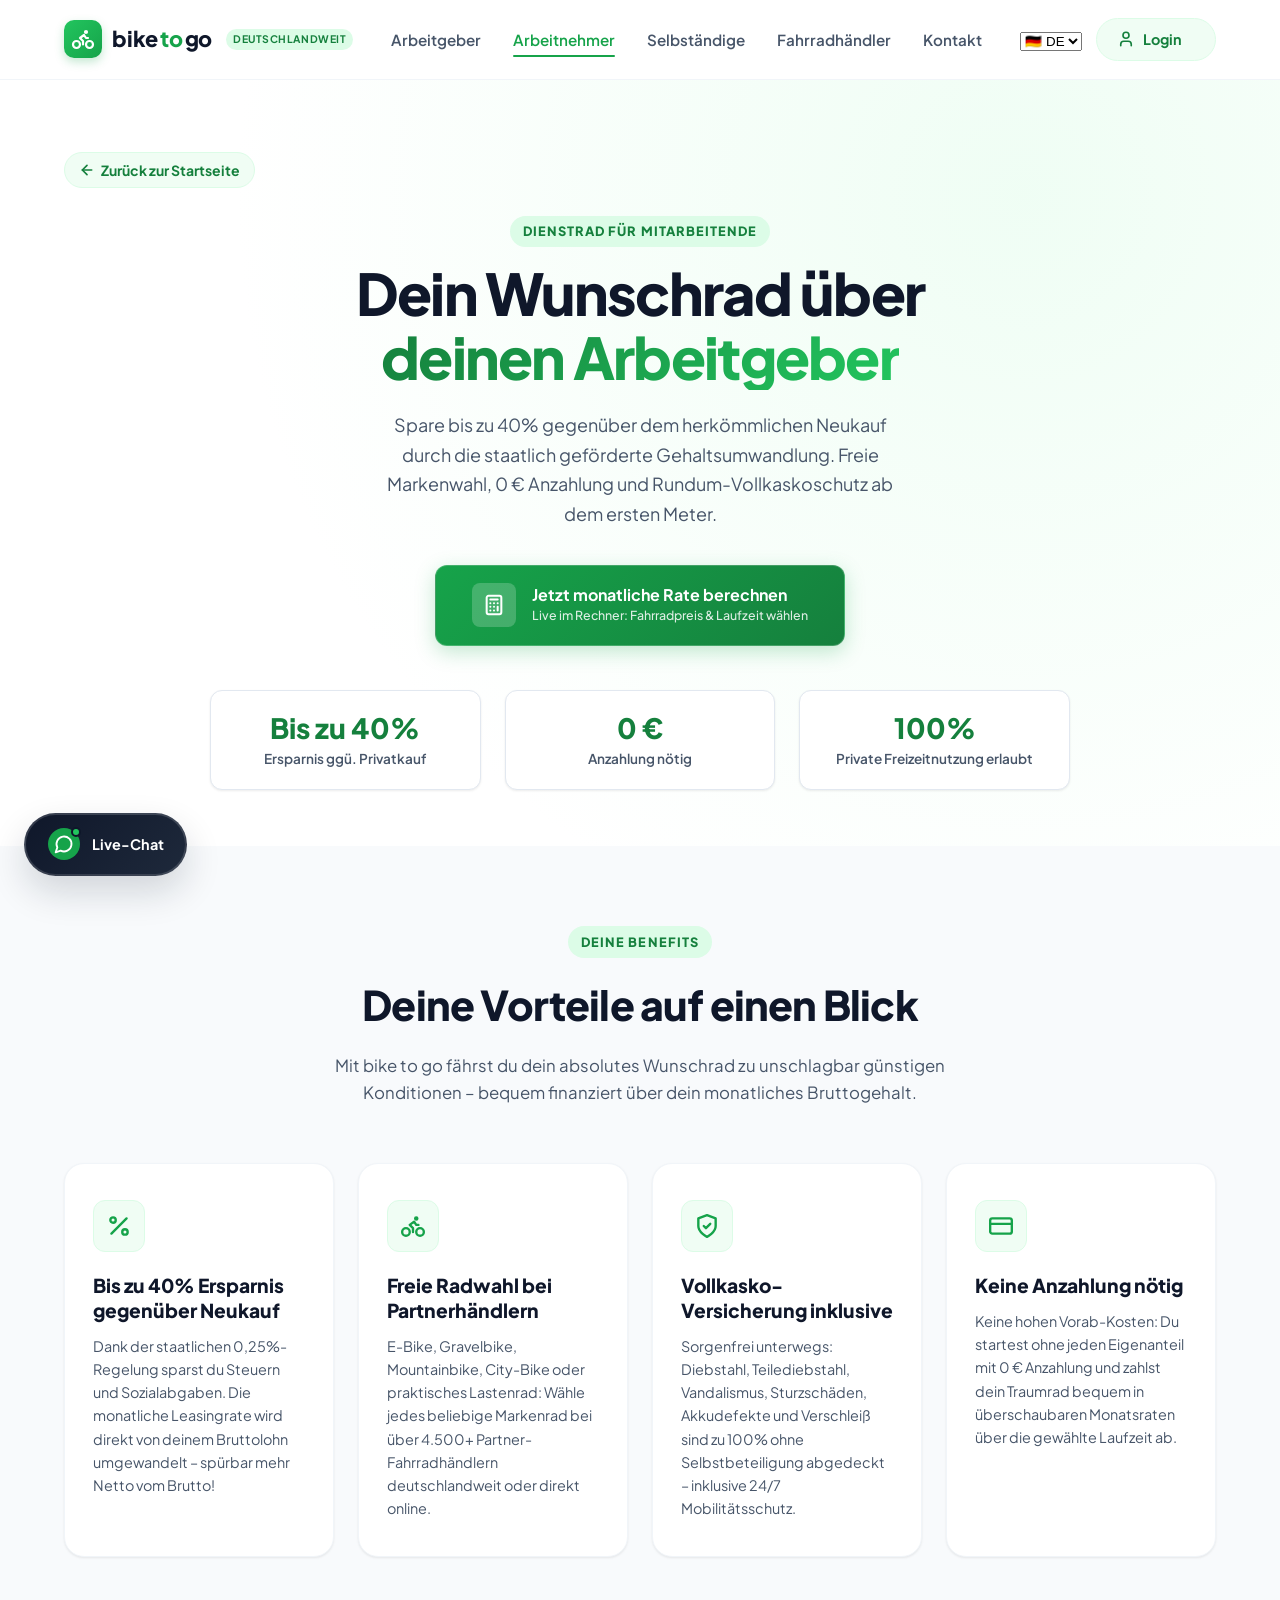
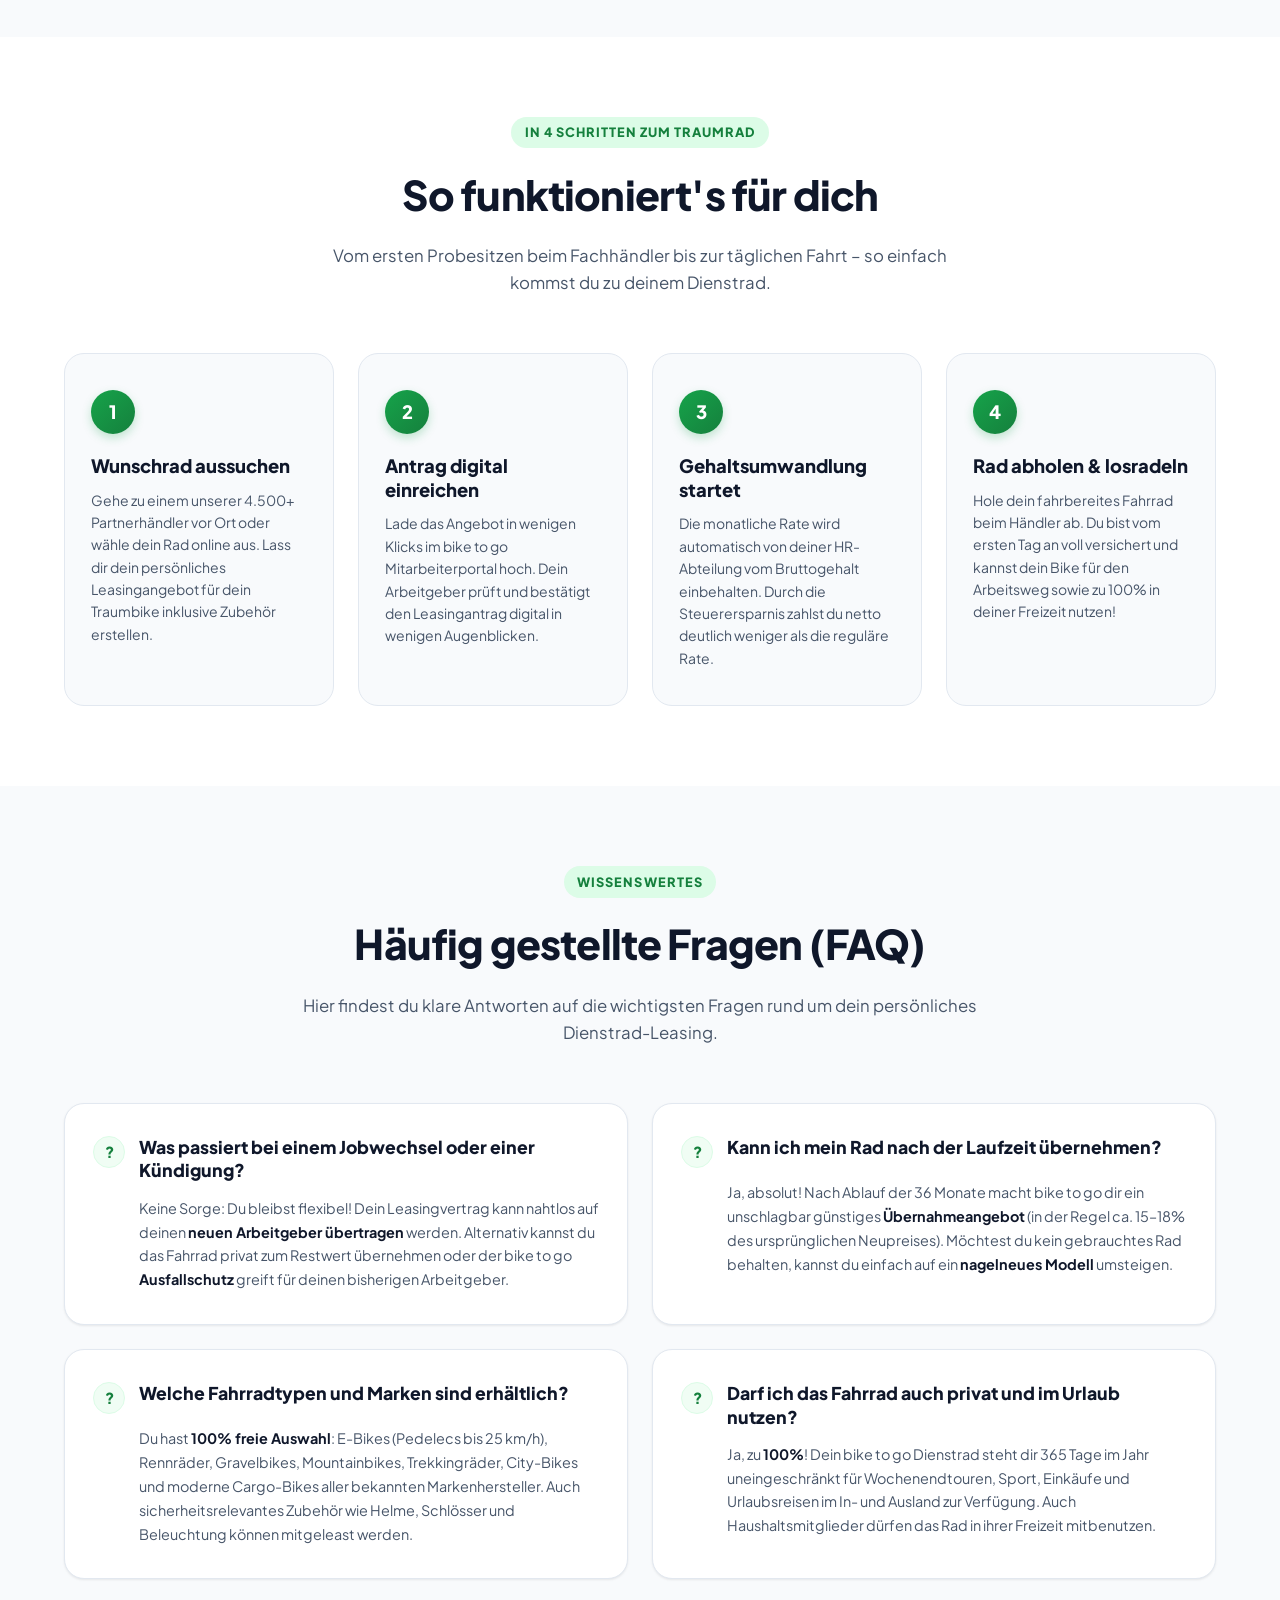
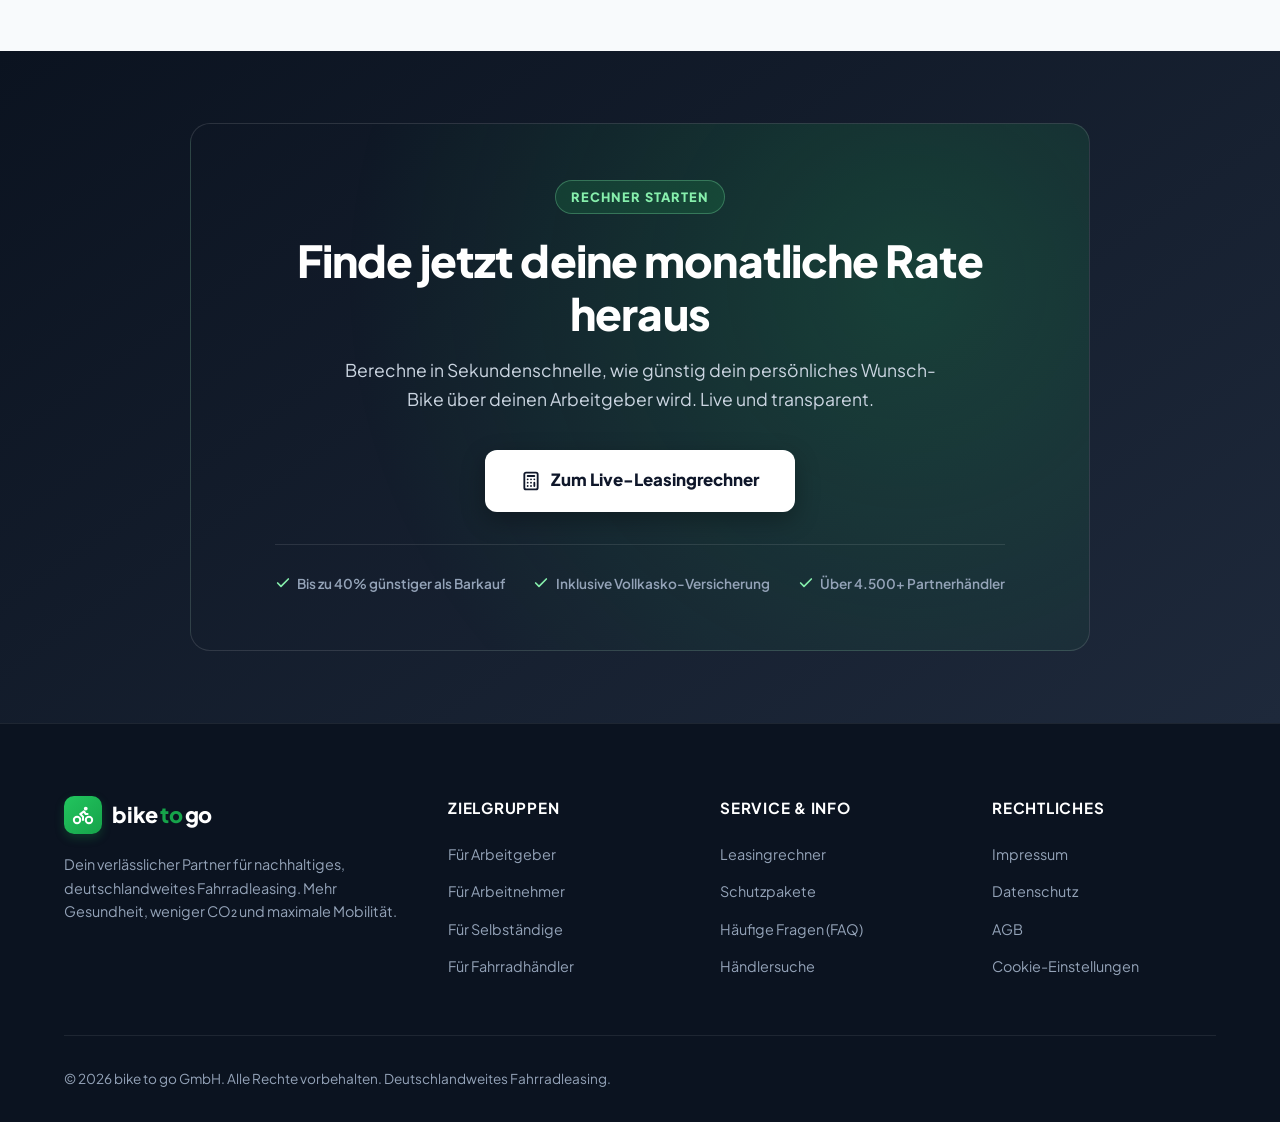
<file: arbeitnehmer.html>
<!DOCTYPE html>
<html lang="de">
<head>
  <meta charset="UTF-8">
  <meta name="viewport" content="width=device-width, initial-scale=1.0">
  <meta name="description" content="Fahrradleasing für Arbeitnehmer mit bike to go. Spare bis zu 40% gegenüber dem Neukauf bei freier Markenwahl, 0 € Anzahlung und Rundum-Vollkaskoschutz.">
  <title data-i18n="employee.meta.title">Fahrradleasing für Arbeitnehmer | bike to go</title>
  
  <!-- Google Fonts: Plus Jakarta Sans -->
  <link rel="preconnect" href="https://fonts.googleapis.com">
  <link rel="preconnect" href="https://fonts.gstatic.com" crossorigin>
  <link href="https://fonts.googleapis.com/css2?family=Plus+Jakarta+Sans:wght@400;500;600;700;800&display=swap" rel="stylesheet">
  
  <!-- Main Stylesheet -->
  <link rel="stylesheet" href="css/style.css">
</head>
<body>

  <!-- =========================================================================
       1. HEADER & NAVIGATION (EINHEITLICH MIT STARTSEITE)
       ========================================================================= -->
  <header class="site-header" id="siteHeader">
    <div class="container header-inner">
      <!-- Logo "bike to go" -->
      <a href="index.html" class="logo" aria-label="bike to go - Zur Startseite" data-i18n-aria="header.logoAria">
        <div class="logo-icon">
          <!-- Bicycle SVG Icon -->
          <svg width="24" height="24" viewBox="0 0 24 24" fill="none" stroke="currentColor" stroke-width="2.2" stroke-linecap="round" stroke-linejoin="round">
            <circle cx="18.5" cy="17.5" r="3.5"/>
            <circle cx="5.5" cy="17.5" r="3.5"/>
            <circle cx="15" cy="5" r="1"/>
            <path d="M12 17.5V14l-3-3 4-3 2 3h2"/>
          </svg>
        </div>
        <span class="logo-text">
          bike<span class="highlight">to</span>go
        </span>
        <span class="logo-badge" data-i18n="header.logoBadge">Deutschlandweit</span>
      </a>

      <!-- Desktop & Mobile Navigation Links -->
      <nav class="main-nav" id="mainNav" aria-label="Hauptnavigation" data-i18n-aria="nav.ariaLabel">
          <ul class="nav-list">
            <li><a href="arbeitgeber.html" class="nav-link" data-i18n="nav.arbeitgeber">Arbeitgeber</a></li>
            <li><a href="arbeitnehmer.html" class="nav-link active" data-i18n="nav.arbeitnehmer" aria-current="page">Arbeitnehmer</a></li>
            <li><a href="selbstaendige.html" class="nav-link" data-i18n="nav.selbstaendige">Selbständige</a></li>
            <li><a href="fahrradhaendler.html" class="nav-link" data-i18n="nav.fahrradhaendler">Fahrradhändler</a></li>
            <li><a href="kontakt.html" class="nav-link" data-i18n="nav.kontakt">Kontakt</a></li>
          </ul>
      </nav>

      <!-- Right Header Actions: Language & Login -->
      <div class="header-actions">
        <!-- Language Selector -->
        <div class="lang-selector">
          <select id="langSelect" aria-label="Sprache wählen" data-i18n-aria="header.langSelectAria">
            <option value="de">🇩🇪 DE</option>
            <option value="en">🇬🇧 EN</option>
            <option value="es">🇪🇸 ES</option>
          </select>
        </div>

        <!-- Login Button -->
        <a href="login.html" class="btn-login" aria-label="Login zum Portal" data-i18n-aria="header.loginAria">
          <svg width="18" height="18" viewBox="0 0 24 24" fill="none" stroke="currentColor" stroke-width="2.2" stroke-linecap="round" stroke-linejoin="round">
            <path d="M19 21v-2a4 4 0 0 0-4-4H9a4 4 0 0 0-4 4v2"/>
            <circle cx="12" cy="7" r="4"/>
          </svg>
          <span class="btn-text-full" data-i18n="header.login">Login</span>
        </a>

        <!-- Mobile Hamburger Menu Button -->
        <button class="mobile-toggle" id="mobileToggle" aria-label="Menü öffnen" data-i18n-aria="header.mobileToggleAria" aria-expanded="false" aria-controls="mainNav">
          <span></span>
          <span></span>
          <span></span>
        </button>
      </div>
    </div>
  </header>

  <main>
    <!-- =========================================================================
         2. HERO-BEREICH: ARBEITNEHMER
         ========================================================================= -->
    <section class="employer-hero">
      <div class="container">
        <!-- Back Link -->
        <a href="index.html" class="breadcrumb-back">
          <svg width="16" height="16" viewBox="0 0 24 24" fill="none" stroke="currentColor" stroke-width="2.5" stroke-linecap="round" stroke-linejoin="round">
            <line x1="19" y1="12" x2="5" y2="12"></line>
            <polyline points="12 19 5 12 12 5"></polyline>
          </svg>
          <span data-i18n="employer.back">Zurück zur Startseite</span>
        </a>

        <div class="employer-hero-inner">
          <span class="section-tag" data-i18n="employee.hero.badge">Dienstrad für Mitarbeitende</span>
          <h1 class="hero-title">
            <span data-i18n="employee.hero.title1">Dein Wunschrad über</span> <br>
            <span class="text-gradient" data-i18n="employee.hero.title2">deinen Arbeitgeber</span>
          </h1>

          <p class="hero-subtitle" data-i18n="employee.hero.text">
            Spare bis zu 40% gegenüber dem herkömmlichen Neukauf durch die staatlich geförderte Gehaltsumwandlung. Freie Markenwahl, 0 € Anzahlung und Rundum-Vollkaskoschutz ab dem ersten Meter.
          </p>

          <div class="hero-actions" style="justify-content: center;">
            <a href="index.html#leasingrechner" class="btn-card btn-card-primary" style="flex: 0 1 auto; padding: 1.1rem 2.25rem;">
              <div class="btn-card-icon">
                <svg width="22" height="22" viewBox="0 0 24 24" fill="none" stroke="currentColor" stroke-width="2.2" stroke-linecap="round" stroke-linejoin="round">
                  <rect width="16" height="20" x="4" y="2" rx="2"/>
                  <line x1="8" y1="6" x2="16" y2="6"/>
                  <line x1="16" y1="14" x2="16" y2="18"/>
                  <path d="M16 10h.01"/>
                  <path d="M12 10h.01"/>
                  <path d="M8 10h.01"/>
                  <path d="M12 14h.01"/>
                  <path d="M8 14h.01"/>
                  <path d="M12 18h.01"/>
                  <path d="M8 18h.01"/>
                </svg>
              </div>
              <div class="btn-card-text">
                <span class="btn-card-title" data-i18n="employee.hero.cta.title">Jetzt monatliche Rate berechnen</span>
                <span class="btn-card-desc" data-i18n="employee.hero.cta.desc">Live im Rechner: Fahrradpreis & Laufzeit wählen</span>
              </div>
            </a>
          </div>

          <!-- Key Employee Stats Row -->
          <div class="employer-stats-row">
            <div class="employer-stat-card">
              <span class="employer-stat-number" data-i18n="hero.stats.upTo40">Bis zu 40%</span>
              <span class="employer-stat-text" data-i18n="employee.stats.savings">Ersparnis ggü. Privatkauf</span>
            </div>
            <div class="employer-stat-card">
              <span class="employer-stat-number">0 €</span>
              <span class="employer-stat-text" data-i18n="employee.stats.downPayment">Anzahlung nötig</span>
            </div>
            <div class="employer-stat-card">
              <span class="employer-stat-number">100%</span>
              <span class="employer-stat-text" data-i18n="employee.stats.private">Private Freizeitnutzung erlaubt</span>
            </div>
          </div>
        </div>
      </div>
    </section>

    <!-- =========================================================================
         3. ABSCHNITT: DEINE VORTEILE
         ========================================================================= -->
    <section class="features-section" style="background-color: var(--color-bg-alt);">
      <div class="container">
        <div class="section-header">
          <span class="section-tag" data-i18n="employee.benefits.tag">Deine Benefits</span>
          <h2 class="section-title" data-i18n="employee.benefits.title">Deine Vorteile auf einen Blick</h2>
          <p class="section-subtitle" data-i18n="employee.benefits.subtitle">
            Mit bike to go fährst du dein absolutes Wunschrad zu unschlagbar günstigen Konditionen – bequem finanziert über dein monatliches Bruttogehalt.
          </p>
        </div>

        <!-- 4 Benefits Cards Grid -->
        <div class="benefits-4-grid">
          <!-- Card 1: Bis zu 40% Ersparnis -->
          <div class="employer-benefit-card">
            <div class="benefit-card-icon">
              <svg width="26" height="26" viewBox="0 0 24 24" fill="none" stroke="currentColor" stroke-width="2.2" stroke-linecap="round" stroke-linejoin="round">
                <line x1="19" y1="5" x2="5" y2="19"/>
                <circle cx="6.5" cy="6.5" r="2.5"/>
                <circle cx="17.5" cy="17.5" r="2.5"/>
              </svg>
            </div>
            <h3 class="benefit-card-title" data-i18n="employee.benefit.savings.title">Bis zu 40% Ersparnis gegenüber Neukauf</h3>
            <p class="benefit-card-desc" data-i18n="employee.benefit.savings.desc">
              Dank der staatlichen 0,25%-Regelung sparst du Steuern und Sozialabgaben. Die monatliche Leasingrate wird direkt von deinem Bruttolohn umgewandelt – spürbar mehr Netto vom Brutto!
            </p>
          </div>

          <!-- Card 2: Freie Radwahl bei Partnerhändlern -->
          <div class="employer-benefit-card">
            <div class="benefit-card-icon">
              <svg width="26" height="26" viewBox="0 0 24 24" fill="none" stroke="currentColor" stroke-width="2.2" stroke-linecap="round" stroke-linejoin="round">
                <circle cx="18.5" cy="17.5" r="3.5"/>
                <circle cx="5.5" cy="17.5" r="3.5"/>
                <circle cx="15" cy="5" r="1"/>
                <path d="M12 17.5V14l-3-3 4-3 2 3h2"/>
              </svg>
            </div>
            <h3 class="benefit-card-title" data-i18n="employee.benefit.choice.title">Freie Radwahl bei Partnerhändlern</h3>
            <p class="benefit-card-desc" data-i18n="employee.benefit.choice.desc">
              E-Bike, Gravelbike, Mountainbike, City-Bike oder praktisches Lastenrad: Wähle jedes beliebige Markenrad bei über 4.500+ Partner-Fahrradhändlern deutschlandweit oder direkt online.
            </p>
          </div>

          <!-- Card 3: Vollkasko-Versicherung inklusive -->
          <div class="employer-benefit-card">
            <div class="benefit-card-icon">
              <svg width="26" height="26" viewBox="0 0 24 24" fill="none" stroke="currentColor" stroke-width="2.2" stroke-linecap="round" stroke-linejoin="round">
                <path d="M12 22s8-4 8-10V5l-8-3-8 3v7c0 6 8 10 8 10"/>
                <path d="m9 12 2 2 4-4"/>
              </svg>
            </div>
            <h3 class="benefit-card-title" data-i18n="employee.benefit.insurance.title">Vollkasko-Versicherung inklusive</h3>
            <p class="benefit-card-desc" data-i18n="employee.benefit.insurance.desc">
              Sorgenfrei unterwegs: Diebstahl, Teilediebstahl, Vandalismus, Sturzschäden, Akkudefekte und Verschleiß sind zu 100% ohne Selbstbeteiligung abgedeckt – inklusive 24/7 Mobilitätsschutz.
            </p>
          </div>

          <!-- Card 4: Keine Anzahlung nötig -->
          <div class="employer-benefit-card">
            <div class="benefit-card-icon">
              <svg width="26" height="26" viewBox="0 0 24 24" fill="none" stroke="currentColor" stroke-width="2.2" stroke-linecap="round" stroke-linejoin="round">
                <rect width="20" height="14" x="2" y="5" rx="2"/>
                <line x1="2" y1="10" x2="22" y2="10"/>
              </svg>
            </div>
            <h3 class="benefit-card-title" data-i18n="employee.benefit.nodown.title">Keine Anzahlung nötig</h3>
            <p class="benefit-card-desc" data-i18n="employee.benefit.nodown.desc">
              Keine hohen Vorab-Kosten: Du startest ohne jeden Eigenanteil mit 0 € Anzahlung und zahlst dein Traumrad bequem in überschaubaren Monatsraten über die gewählte Laufzeit ab.
            </p>
          </div>
        </div>
      </div>
    </section>

    <!-- =========================================================================
         4. ABSCHNITT: SO FUNKTIONIERT'S (4 SCHRITTE AUS MITARBEITER-SICHT)
         ========================================================================= -->
    <section class="steps-section">
      <div class="container">
        <div class="section-header">
          <span class="section-tag" data-i18n="employee.process.tag">In 4 Schritten zum Traumrad</span>
          <h2 class="section-title" data-i18n="employee.process.title">So funktioniert's für dich</h2>
          <p class="section-subtitle" data-i18n="employee.process.subtitle">
            Vom ersten Probesitzen beim Fachhändler bis zur täglichen Fahrt – so einfach kommst du zu deinem Dienstrad.
          </p>
        </div>

        <div class="steps-grid-4">
          <!-- Step 1 -->
          <div class="step-card">
            <div class="step-number-badge">1</div>
            <h3 class="step-title" data-i18n="employee.process.step1.title">Wunschrad aussuchen</h3>
            <p class="step-desc" data-i18n="employee.process.step1.desc">
              Gehe zu einem unserer 4.500+ Partnerhändler vor Ort oder wähle dein Rad online aus. Lass dir dein persönliches Leasingangebot für dein Traumbike inklusive Zubehör erstellen.
            </p>
          </div>

          <!-- Step 2 -->
          <div class="step-card">
            <div class="step-number-badge">2</div>
            <h3 class="step-title" data-i18n="employee.process.step2.title">Antrag digital einreichen</h3>
            <p class="step-desc" data-i18n="employee.process.step2.desc">
              Lade das Angebot in wenigen Klicks im bike to go Mitarbeiterportal hoch. Dein Arbeitgeber prüft und bestätigt den Leasingantrag digital in wenigen Augenblicken.
            </p>
          </div>

          <!-- Step 3 -->
          <div class="step-card">
            <div class="step-number-badge">3</div>
            <h3 class="step-title" data-i18n="employee.process.step3.title">Gehaltsumwandlung startet</h3>
            <p class="step-desc" data-i18n="employee.process.step3.desc">
              Die monatliche Rate wird automatisch von deiner HR-Abteilung vom Bruttogehalt einbehalten. Durch die Steuerersparnis zahlst du netto deutlich weniger als die reguläre Rate.
            </p>
          </div>

          <!-- Step 4 -->
          <div class="step-card">
            <div class="step-number-badge">4</div>
            <h3 class="step-title" data-i18n="employee.process.step4.title">Rad abholen & losradeln</h3>
            <p class="step-desc" data-i18n="employee.process.step4.desc">
              Hole dein fahrbereites Fahrrad beim Händler ab. Du bist vom ersten Tag an voll versichert und kannst dein Bike für den Arbeitsweg sowie zu 100% in deiner Freizeit nutzen!
            </p>
          </div>
        </div>
      </div>
    </section>

    <!-- =========================================================================
         5. ABSCHNITT: HÄUFIGE FRAGEN (FAQ)
         ========================================================================= -->
    <section class="faq-section">
      <div class="container">
        <div class="section-header">
          <span class="section-tag" data-i18n="employee.faq.tag">Wissenswertes</span>
          <h2 class="section-title" data-i18n="employee.faq.title">Häufig gestellte Fragen (FAQ)</h2>
          <p class="section-subtitle" data-i18n="employee.faq.subtitle">
            Hier findest du klare Antworten auf die wichtigsten Fragen rund um dein persönliches Dienstrad-Leasing.
          </p>
        </div>

        <div class="faq-grid">
          <!-- FAQ 1 -->
          <div class="faq-card">
            <div class="faq-header">
              <div class="faq-icon-bubble">?</div>
              <h3 class="faq-question" data-i18n="employee.faq.q1">Was passiert bei einem Jobwechsel oder einer Kündigung?</h3>
            </div>
            <p class="faq-answer" data-i18n-html="employee.faq.a1">Keine Sorge: Du bleibst flexibel! Dein Leasingvertrag kann nahtlos auf deinen <strong>neuen Arbeitgeber übertragen</strong> werden. Alternativ kannst du das Fahrrad privat zum Restwert übernehmen oder der bike to go <strong>Ausfallschutz</strong> greift für deinen bisherigen Arbeitgeber.</p>
          </div>

          <!-- FAQ 2 -->
          <div class="faq-card">
            <div class="faq-header">
              <div class="faq-icon-bubble">?</div>
              <h3 class="faq-question" data-i18n="employee.faq.q2">Kann ich mein Rad nach der Laufzeit übernehmen?</h3>
            </div>
            <p class="faq-answer" data-i18n-html="employee.faq.a2">Ja, absolut! Nach Ablauf der 36 Monate macht bike to go dir ein unschlagbar günstiges <strong>Übernahmeangebot</strong> (in der Regel ca. 15–18% des ursprünglichen Neupreises). Möchtest du kein gebrauchtes Rad behalten, kannst du einfach auf ein <strong>nagelneues Modell</strong> umsteigen.</p>
          </div>

          <!-- FAQ 3 -->
          <div class="faq-card">
            <div class="faq-header">
              <div class="faq-icon-bubble">?</div>
              <h3 class="faq-question" data-i18n="employee.faq.q3">Welche Fahrradtypen und Marken sind erhältlich?</h3>
            </div>
            <p class="faq-answer" data-i18n-html="employee.faq.a3">Du hast <strong>100% freie Auswahl</strong>: E-Bikes (Pedelecs bis 25 km/h), Rennräder, Gravelbikes, Mountainbikes, Trekkingräder, City-Bikes und moderne Cargo-Bikes aller bekannten Markenhersteller. Auch sicherheitsrelevantes Zubehör wie Helme, Schlösser und Beleuchtung können mitgeleast werden.</p>
          </div>

          <!-- FAQ 4 -->
          <div class="faq-card">
            <div class="faq-header">
              <div class="faq-icon-bubble">?</div>
              <h3 class="faq-question" data-i18n="employee.faq.q4">Darf ich das Fahrrad auch privat und im Urlaub nutzen?</h3>
            </div>
            <p class="faq-answer" data-i18n-html="employee.faq.a4">Ja, zu <strong>100%</strong>! Dein bike to go Dienstrad steht dir 365 Tage im Jahr uneingeschränkt für Wochenendtouren, Sport, Einkäufe und Urlaubsreisen im In- und Ausland zur Verfügung. Auch Haushaltsmitglieder dürfen das Rad in ihrer Freizeit mitbenutzen.</p>
          </div>
        </div>
      </div>
    </section>

    <!-- =========================================================================
         6. CALL-TO-ACTION BEREICH
         ========================================================================= -->
    <section class="cta-banner-section">
      <div class="container">
        <div class="cta-banner-card">
          <span class="cta-tag" data-i18n="employee.cta.tag">Rechner starten</span>
          <h2 class="cta-title" data-i18n="employee.cta.title">Finde jetzt deine monatliche Rate heraus</h2>
          <p class="cta-subtitle" data-i18n="employee.cta.text">
            Berechne in Sekundenschnelle, wie günstig dein persönliches Wunsch-Bike über deinen Arbeitgeber wird. Live und transparent.
          </p>

          <a href="index.html#leasingrechner" class="btn-cta-white">
            <svg width="20" height="20" viewBox="0 0 24 24" fill="none" stroke="currentColor" stroke-width="2.2" stroke-linecap="round" stroke-linejoin="round">
              <rect width="16" height="20" x="4" y="2" rx="2"/>
              <line x1="8" y1="6" x2="16" y2="6"/>
              <line x1="16" y1="14" x2="16" y2="18"/>
              <path d="M16 10h.01"/>
              <path d="M12 10h.01"/>
              <path d="M8 10h.01"/>
              <path d="M12 14h.01"/>
              <path d="M8 14h.01"/>
              <path d="M12 18h.01"/>
              <path d="M8 18h.01"/>
            </svg>
            <span data-i18n="employee.cta.button">Zum Live-Leasingrechner</span>
          </a>

          <!-- Trust Badges Strip -->
          <div class="cta-features-strip">
            <span>
              <svg width="16" height="16" viewBox="0 0 24 24" fill="none" stroke="currentColor" stroke-width="2.5" stroke-linecap="round" stroke-linejoin="round">
                <polyline points="20 6 9 17 4 12"></polyline>
              </svg>
              <span data-i18n="employee.trust.cheaper">Bis zu 40% günstiger als Barkauf</span>
            </span>
            <span>
              <svg width="16" height="16" viewBox="0 0 24 24" fill="none" stroke="currentColor" stroke-width="2.5" stroke-linecap="round" stroke-linejoin="round">
                <polyline points="20 6 9 17 4 12"></polyline>
              </svg>
              <span data-i18n="employee.trust.insurance">Inklusive Vollkasko-Versicherung</span>
            </span>
            <span>
              <svg width="16" height="16" viewBox="0 0 24 24" fill="none" stroke="currentColor" stroke-width="2.5" stroke-linecap="round" stroke-linejoin="round">
                <polyline points="20 6 9 17 4 12"></polyline>
              </svg>
              <span data-i18n="employee.trust.dealers">Über 4.500+ Partnerhändler</span>
            </span>
          </div>
        </div>
      </div>
    </section>
  </main>

  <!-- =========================================================================
       7. LIVE-CHAT BUTTON (UNTEN LINKS)
       ========================================================================= -->
  <div class="live-chat-container">
    <!-- Floating Chat Button -->
    <button class="live-chat-btn" id="chatToggleBtn" aria-label="Live-Chat öffnen" data-i18n-aria="liveChat.open">
      <div class="chat-icon-box">
        <svg width="20" height="20" viewBox="0 0 24 24" fill="none" stroke="currentColor" stroke-width="2.2" stroke-linecap="round" stroke-linejoin="round">
          <path d="M7.9 20A9 9 0 1 0 4 16.1L2 22Z"/>
        </svg>
        <span class="chat-online-dot" title="Online" data-i18n-title="chat.status.online"></span>
      </div>
      <span class="chat-btn-text" data-i18n="chat.button">Live-Chat</span>
    </button>

    <!-- Chat Popup Widget (Placeholder) -->
    <div class="chat-popup" id="chatPopup" role="dialog" aria-modal="true" aria-label="Live-Chat Support" data-i18n-aria="chat.windowAria">
      <div class="chat-popup-header">
        <div class="chat-header-info">
          <div class="chat-avatar">🚲</div>
          <div>
            <div class="chat-header-title" data-i18n="chat.header.title">bike to go Support</div>
            <div class="chat-header-status" data-i18n="chat.header.status">Online • Antwortet sofort</div>
          </div>
        </div>
        <button class="chat-close-btn" id="chatCloseBtn" aria-label="Chat schließen" data-i18n-aria="chat.closeAria">
          <svg width="18" height="18" viewBox="0 0 24 24" fill="none" stroke="currentColor" stroke-width="2.5" stroke-linecap="round" stroke-linejoin="round">
            <line x1="18" y1="6" x2="6" y2="18"/>
            <line x1="6" y1="6" x2="18" y2="18"/>
          </svg>
        </button>
      </div>

      <div class="chat-popup-body">
        <div class="chat-message" data-i18n="employee.chat.greeting">
          Hallo! 👋 Du suchst dein neues Traumrad oder hast Fragen zur Gehaltsumwandlung? Schreib uns gerne!
        </div>

        <div class="chat-quick-actions">
          <button class="chat-chip" data-i18n="employee.chat.q1">🚴‍♀️ Wie finde ich ein passendes Rad?</button>
          <button class="chat-chip" data-i18n="employee.chat.q2">🏢 Bietet mein Arbeitgeber bike to go an?</button>
          <button class="chat-chip" data-i18n="employee.chat.q3">💰 Wie viel spare ich monatlich?</button>
        </div>
      </div>

      <div class="chat-popup-footer">
        <input type="text" class="chat-input-mock" placeholder="Schreibe eine Nachricht..." aria-label="Chat Nachricht schreiben" data-i18n-aria="chat.inputAria" data-i18n-placeholder="chat.input.placeholder">
        <button class="chat-send-btn" aria-label="Nachricht senden" data-i18n-aria="chat.sendAria">
          <svg width="16" height="16" viewBox="0 0 24 24" fill="none" stroke="currentColor" stroke-width="2.5" stroke-linecap="round" stroke-linejoin="round">
            <path d="m22 2-7 20-4-9-9-4Z"/>
            <path d="M22 2 11 13"/>
          </svg>
        </button>
      </div>
    </div>
  </div>

  <!-- =========================================================================
       8. FOOTER
       ========================================================================= -->
  <footer class="site-footer">
    <div class="container">
      <div class="footer-grid">
        <!-- Brand Info -->
        <div class="footer-brand">
          <a href="index.html" class="logo">
            <div class="logo-icon">
              <svg width="22" height="22" viewBox="0 0 24 24" fill="none" stroke="currentColor" stroke-width="2.2" stroke-linecap="round" stroke-linejoin="round">
                <circle cx="18.5" cy="17.5" r="3.5"/>
                <circle cx="5.5" cy="17.5" r="3.5"/>
                <circle cx="15" cy="5" r="1"/>
                <path d="M12 17.5V14l-3-3 4-3 2 3h2"/>
              </svg>
            </div>
            <span class="logo-text">bike<span class="highlight">to</span>go</span>
          </a>
          <p class="footer-brand-desc" data-i18n="footer.brand.desc">
            Dein verlässlicher Partner für nachhaltiges, deutschlandweites Fahrradleasing. Mehr Gesundheit, weniger CO₂ und maximale Mobilität.
          </p>
        </div>

        <!-- Navigation Links -->
        <div>
          <h4 class="footer-title" data-i18n="footer.title.targetGroups">Zielgruppen</h4>
          <ul class="footer-links">
            <li><a href="arbeitgeber.html" data-i18n="footer.link.employer">Für Arbeitgeber</a></li>
            <li><a href="arbeitnehmer.html" data-i18n="footer.link.employee">Für Arbeitnehmer</a></li>
            <li><a href="index.html#selbstaendige" data-placeholder="Bereich Selbständige" data-i18n="footer.link.freelancers">Für Selbständige</a></li>
            <li><a href="index.html#fahrradhaendler" data-placeholder="Bereich Fachhändler" data-i18n="footer.link.dealers">Für Fahrradhändler</a></li>
          </ul>
        </div>

        <!-- Services -->
        <div>
          <h4 class="footer-title" data-i18n="footer.title.services">Service & Info</h4>
          <ul class="footer-links">
            <li><a href="index.html#leasingrechner" data-i18n="calculator.title">Leasingrechner</a></li>
            <li><a href="benefits.html" data-placeholder="Pakete & Benefits" data-i18n="footer.link.protectionPackages">Schutzpakete</a></li>
            <li><a href="faq.html" data-i18n="footer.link.faq">Häufige Fragen (FAQ)</a></li>
            <li><a href="haendlersuche.html" data-i18n="footer.link.dealerSearch">Händlersuche</a></li>
          </ul>
        </div>

        <!-- Contact & Legal -->
        <div>
          <h4 class="footer-title" data-i18n="footer.title.legal">Rechtliches</h4>
          <ul class="footer-links">
            <li><a href="impressum.html" data-i18n="footer.link.impressum">Impressum</a></li>
            <li><a href="datenschutz.html" data-i18n="footer.link.datenschutz">Datenschutz</a></li>
            <li><a href="agb.html" data-i18n="footer.link.agb">AGB</a></li>
            <li><a href="cookies.html" data-i18n="footer.link.cookieSettings">Cookie-Einstellungen</a></li>
          </ul>
        </div>
      </div>

      <!-- Bottom Bar -->
      <div class="footer-bottom">
        <p data-i18n="footer.bottom.copy">&copy; 2026 bike to go GmbH. Alle Rechte vorbehalten. Deutschlandweites Fahrradleasing.</p>
      </div>
    </div>
<!-- Footer links updated -->
  </footer>

  <!-- Toast Notification Alert -->
  <div class="toast-notice" id="toastNotice" role="status" aria-live="polite">
    <svg width="20" height="20" viewBox="0 0 24 24" fill="none" stroke="#22c55e" stroke-width="2.5" stroke-linecap="round" stroke-linejoin="round">
      <circle cx="12" cy="12" r="10"/>
      <line x1="12" y1="16" x2="12" y2="12"/>
      <line x1="12" y1="8" x2="12.01" y2="8"/>
    </svg>
    <p id="toastText" data-i18n="toast.message">Diese Funktion wird im nächsten Schritt freigeschaltet.</p>
  </div>

  <!-- Main JavaScript File -->
  <script type="module" src="js/main.js"></script>
</body>
</html>
</file>
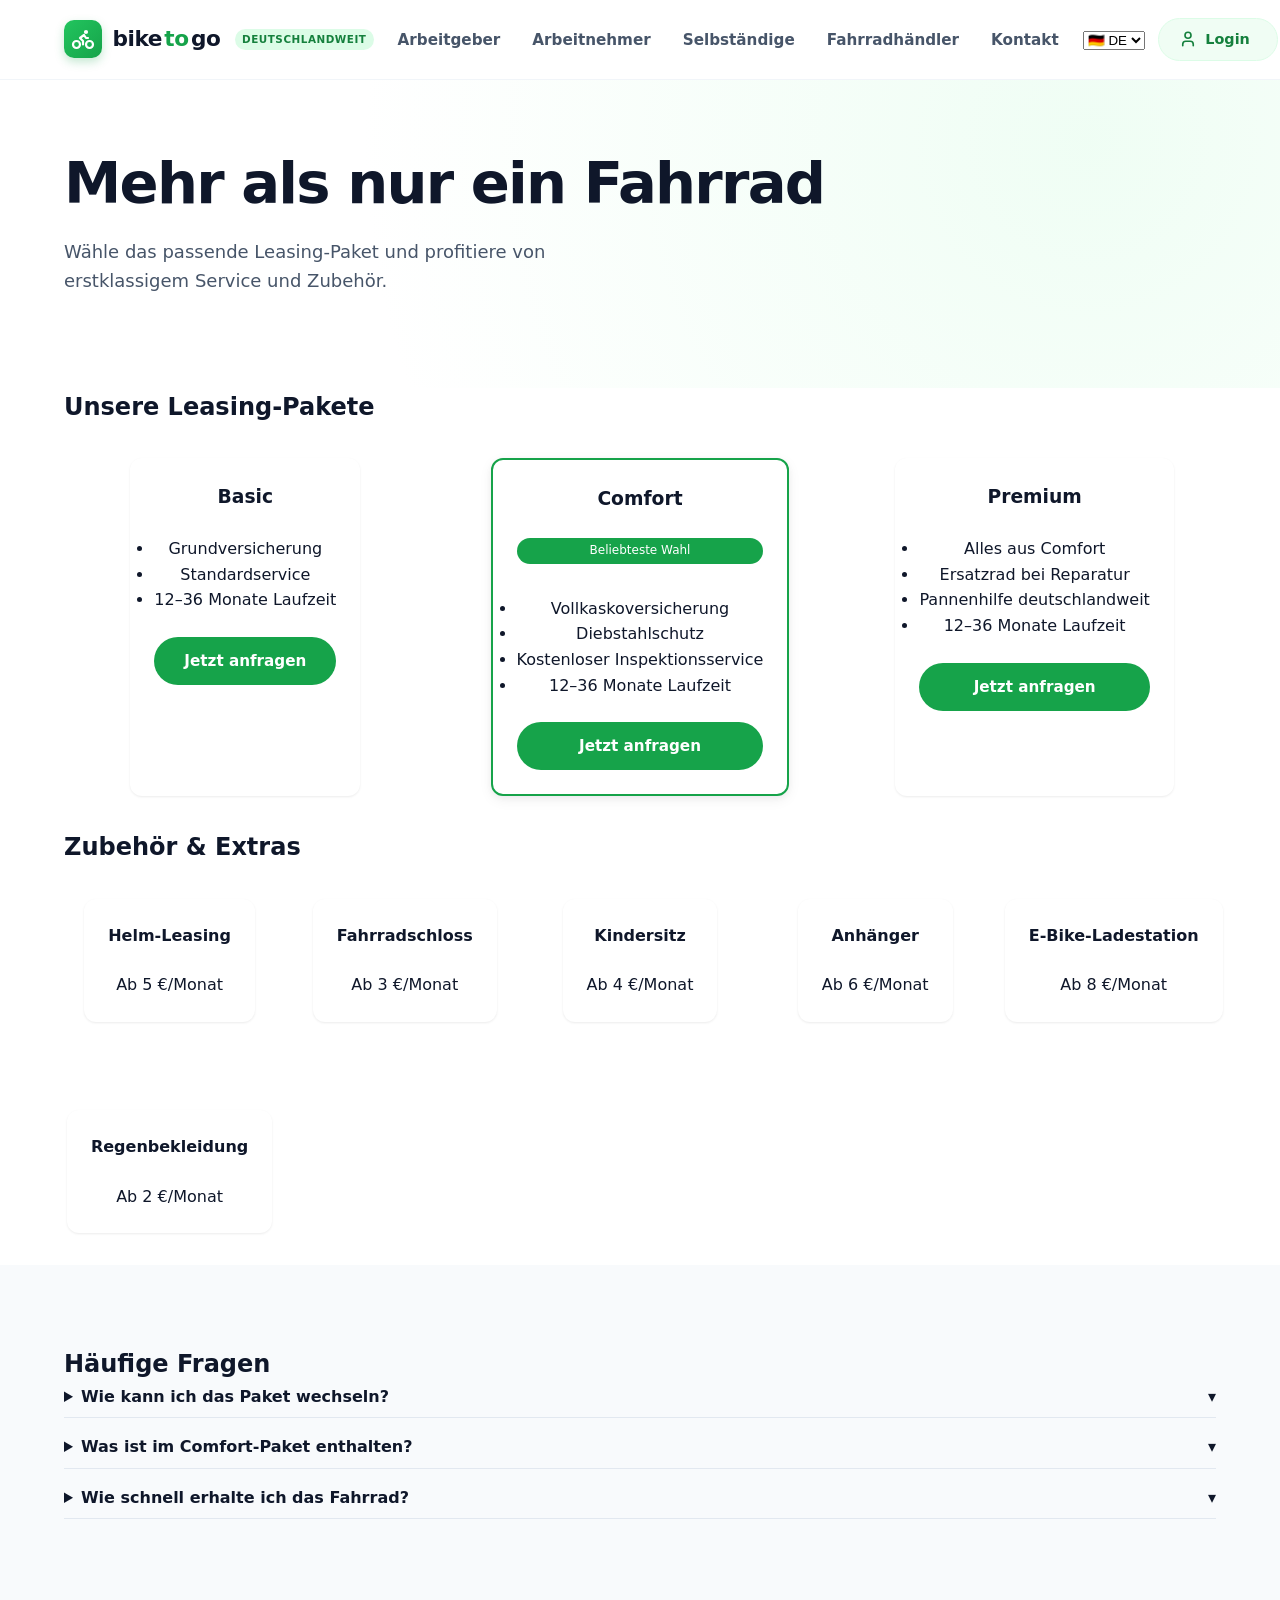
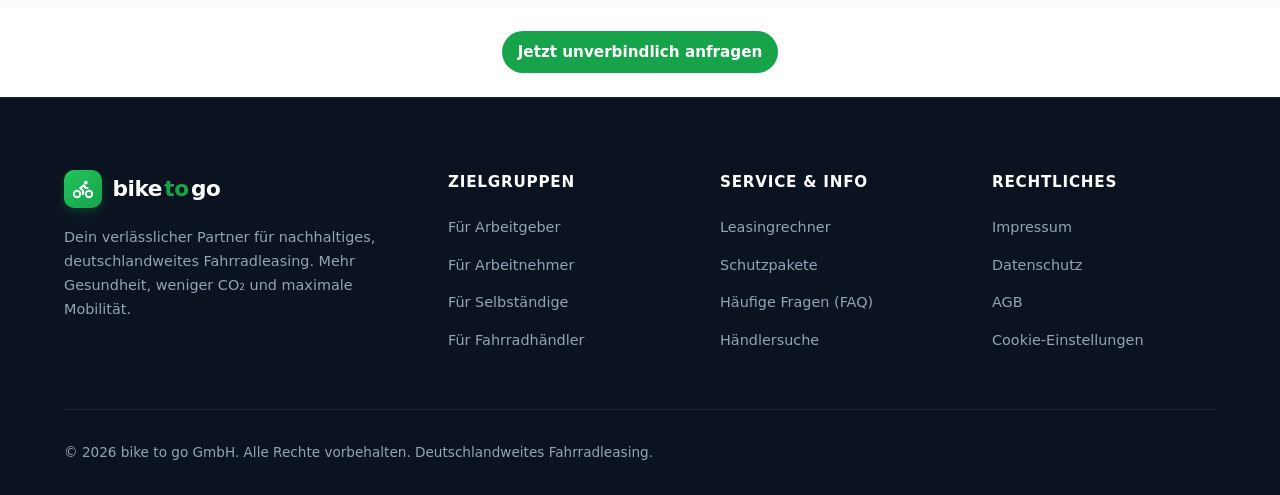
<file: benefits.html>
<!DOCTYPE html>
<html lang="de">
<head>
  <meta charset="UTF-8">
  <meta name="viewport" content="width=device-width, initial-scale=1.0">
  <title data-i18n="benefits.title">Bike to Go – Benefits & Leasing‑Pakete</title>
  <link rel="stylesheet" href="css/style.css">
</head>
<body>
  <!-- HEADER & NAVIGATION (copied from index.html) -->
  <header class="site-header" id="siteHeader">
    <div class="container header-inner">
      <!-- Logo "bike to go" -->
      <a href="index.html" class="logo" aria-label="bike to go - Zur Startseite" data-i18n-aria="header.logoAria">
        <div class="logo-icon">
          <!-- Bicycle SVG Icon -->
          <svg width="24" height="24" viewBox="0 0 24 24" fill="none" stroke="currentColor" stroke-width="2.2" stroke-linecap="round" stroke-linejoin="round">
            <circle cx="18.5" cy="17.5" r="3.5"/>
            <circle cx="5.5" cy="17.5" r="3.5"/>
            <circle cx="15" cy="5" r="1"/>
            <path d="M12 17.5V14l-3-3 4-3 2 3h2"/>
          </svg>
        </div>
        <span class="logo-text">
          bike<span class="highlight">to</span>go
        </span>
        <span class="logo-badge" data-i18n="header.logoBadge">Deutschlandweit</span>
      </a>

      <!-- Desktop & Mobile Navigation Links -->
      <nav class="main-nav" id="mainNav" aria-label="Hauptnavigation" data-i18n-aria="nav.ariaLabel">
          <ul class="nav-list">
            <li><a href="arbeitgeber.html" class="nav-link" data-i18n="nav.arbeitgeber">Arbeitgeber</a></li>
            <li><a href="arbeitnehmer.html" class="nav-link" data-i18n="nav.arbeitnehmer">Arbeitnehmer</a></li>
            <li><a href="selbstaendige.html" class="nav-link" data-i18n="nav.selbstaendige">Selbständige</a></li>
            <li><a href="fahrradhaendler.html" class="nav-link" data-i18n="nav.fahrradhaendler">Fahrradhändler</a></li>
            <li><a href="kontakt.html" class="nav-link" data-i18n="nav.kontakt">Kontakt</a></li>
          </ul>
      </nav>

      <!-- Right Header Actions: Language & Login -->
      <div class="header-actions">
        <!-- Language Selector -->
        <div class="lang-selector">
          <select id="langSelect" aria-label="Sprache wählen" data-i18n-aria="header.langSelectAria">
            <option value="de">🇩🇪 DE</option>
            <option value="en">🇬🇧 EN</option>
            <option value="es">🇪🇸 ES</option>
          </select>
        </div>

        <!-- Login Button -->
        <a href="login.html" class="btn-login" aria-label="Login zum Portal" data-i18n-aria="header.loginAria">
          <svg width="18" height="18" viewBox="0 0 24 24" fill="none" stroke="currentColor" stroke-width="2.2" stroke-linecap="round" stroke-linejoin="round">
            <path d="M19 21v-2a4 4 0 0 0-4-4H9a4 4 0 0 0-4 4v2"/>
            <circle cx="12" cy="7" r="4"/>
          </svg>
          <span class="btn-text-full">Login</span>
        </a>

        <!-- Mobile Hamburger Menu Button -->
        <button class="mobile-toggle" id="mobileToggle" aria-label="Menü öffnen" data-i18n-aria="header.mobileToggleAria" aria-expanded="false" aria-controls="mainNav">
          <span></span>
          <span></span>
          <span></span>
        </button>
      </div>
    </div>
  </header>

  <!-- HERO SECTION -->
  <section class="hero-section">
    <div class="container">
      <h1 class="hero-title" data-i18n="benefits.hero.title">Mehr als nur ein Fahrrad</h1>
      <p class="hero-subtitle" data-i18n="benefits.hero.subtitle">Wähle das passende Leasing‑Paket und profitiere von erstklassigem Service und Zubehör.</p>
    </div>
  </section>

  <!-- LEASING PACKAGES -->
  <section class="benefits-packages">
    <div class="container">
      <h2 data-i18n="benefits.packages.title">Unsere Leasing‑Pakete</h2>
      <div class="grid packages-grid">
        <!-- Basic -->
        <div class="card package-card">
          <h3 data-i18n="benefits.packages.basic.title">Basic</h3>
          <ul>
            <li data-i18n="benefits.packages.basic.item1">Grundversicherung</li>
            <li data-i18n="benefits.packages.basic.item2">Standardservice</li>
            <li data-i18n="benefits.packages.basic.item3">12–36 Monate Laufzeit</li>
          </ul>
          <a href="kontakt.html" class="btn-primary" data-i18n="benefits.packages.cta">Jetzt anfragen</a>
        </div>
        <!-- Comfort (highlighted) -->
        <div class="card package-card most-popular">
          <h3 data-i18n="benefits.packages.comfort.title">Comfort</h3>
          <p class="badge" data-i18n="benefits.packages.comfort.badge">Beliebteste Wahl</p>
          <ul>
            <li data-i18n="benefits.packages.comfort.item1">Vollkaskoversicherung</li>
            <li data-i18n="benefits.packages.comfort.item2">Diebstahlschutz</li>
            <li data-i18n="benefits.packages.comfort.item3">Kostenloser Inspektionsservice</li>
            <li data-i18n="benefits.packages.comfort.item4">12–36 Monate Laufzeit</li>
          </ul>
          <a href="kontakt.html" class="btn-primary" data-i18n="benefits.packages.cta">Jetzt anfragen</a>
        </div>
        <!-- Premium -->
        <div class="card package-card">
          <h3 data-i18n="benefits.packages.premium.title">Premium</h3>
          <ul>
            <li data-i18n="benefits.packages.premium.item1">Alles aus Comfort</li>
            <li data-i18n="benefits.packages.premium.item2">Ersatzrad bei Reparatur</li>
            <li data-i18n="benefits.packages.premium.item3">Pannenhilfe deutschlandweit</li>
            <li data-i18n="benefits.packages.premium.item4">12–36 Monate Laufzeit</li>
          </ul>
          <a href="kontakt.html" class="btn-primary" data-i18n="benefits.packages.cta">Jetzt anfragen</a>
        </div>
      </div>
    </div>
  </section>

  <!-- ACCESSORIES & EXTRAS -->
  <section class="extras-section">
    <div class="container">
      <h2 data-i18n="benefits.extras.title">Zubehör & Extras</h2>
      <div class="grid extras-grid">
        <div class="card extra-card">
          <h4 data-i18n="benefits.extras.helm.title">Helm‑Leasing</h4>
          <p data-i18n="benefits.extras.helm.desc">Ab 5 €/Monat</p>
        </div>
        <div class="card extra-card">
          <h4 data-i18n="benefits.extras.schloss.title">Fahrradschloss</h4>
          <p data-i18n="benefits.extras.schloss.desc">Ab 3 €/Monat</p>
        </div>
        <div class="card extra-card">
          <h4 data-i18n="benefits.extras.kindersitz.title">Kindersitz</h4>
          <p data-i18n="benefits.extras.kindersitz.desc">Ab 4 €/Monat</p>
        </div>
        <div class="card extra-card">
          <h4 data-i18n="benefits.extras.anhanger.title">Anhänger</h4>
          <p data-i18n="benefits.extras.anhanger.desc">Ab 6 €/Monat</p>
        </div>
        <div class="card extra-card">
          <h4 data-i18n="benefits.extras.ladestation.title">E‑Bike‑Ladestation</h4>
          <p data-i18n="benefits.extras.ladestation.desc">Ab 8 €/Monat</p>
        </div>
        <div class="card extra-card">
          <h4 data-i18n="benefits.extras.regen.title">Regenbekleidung</h4>
          <p data-i18n="benefits.extras.regen.desc">Ab 2 €/Monat</p>
        </div>
      </div>
    </div>
  </section>

  <!-- FAQ SECTION -->
  <section class="faq-section">
    <div class="container">
      <h2 data-i18n="benefits.faq.title">Häufige Fragen</h2>
      <div class="faq">
        <details>
          <summary data-i18n="benefits.faq.q1">Wie kann ich das Paket wechseln?</summary>
          <p data-i18n="benefits.faq.a1">Du kannst jederzeit über das Kunden‑Portal das aktuelle Paket kündigen und ein neues auswählen.</p>
        </details>
        <details>
          <summary data-i18n="benefits.faq.q2">Was ist im Comfort‑Paket enthalten?</summary>
          <p data-i18n="benefits.faq.a2">Vollkasko, Diebstahlschutz, kostenloser Inspektionsservice und flexible Laufzeiten.</p>
        </details>
        <details>
          <summary data-i18n="benefits.faq.q3">Wie schnell erhalte ich das Fahrrad?</summary>
          <p data-i18n="benefits.faq.a3">Nach Vertragsabschluss liefern wir das Bike innerhalb von 3‑5 Werktagen.</p>
        </details>
      </div>
    </div>
  </section>

  <!-- FINAL CALL‑TO‑ACTION -->
  <section class="final-cta">
    <div class="container" style="text-align:center; padding:2rem 0;">
      <a href="kontakt.html" class="btn-primary" data-i18n="benefits.cta.button">Jetzt unverbindlich anfragen</a>
    </div>
  </section>

<footer class="site-footer" id="kontakt">
  <div class="container">
    <div class="footer-grid">
      <!-- Brand Info -->
      <div class="footer-brand">
        <a href="index.html" class="logo">
          <div class="logo-icon">
            <svg width="22" height="22" viewBox="0 0 24 24" fill="none" stroke="currentColor" stroke-width="2.2" stroke-linecap="round" stroke-linejoin="round">
              <circle cx="18.5" cy="17.5" r="3.5"/>
              <circle cx="5.5" cy="17.5" r="3.5"/>
              <circle cx="15" cy="5" r="1"/>
              <path d="M12 17.5V14l-3-3 4-3 2 3h2"/>
            </svg>
          </div>
          <span class="logo-text">bike<span class="highlight">to</span>go</span>
        </a>
        <p class="footer-brand-desc" data-i18n="footer.brand.desc">Dein verlässlicher Partner für nachhaltiges, deutschlandweites Fahrradleasing. Mehr Gesundheit, weniger CO₂ und maximale Mobilität.</p>
      </div>

      <!-- Navigation Links -->
      <div>
        <h4 class="footer-title" data-i18n="footer.title.targetGroups">Zielgruppen</h4>
        <ul class="footer-links">
          <li><a href="arbeitgeber.html" data-i18n="footer.link.employer">Für Arbeitgeber</a></li>
          <li><a href="arbeitnehmer.html" data-i18n="footer.link.employee">Für Arbeitnehmer</a></li>
          <li><a href="selbstaendige.html" data-i18n="footer.link.freelancers">Für Selbständige</a></li>
          <li><a href="fahrradhaendler.html" data-i18n="footer.link.dealers">Für Fahrradhändler</a></li>
        </ul>
      </div>

      <!-- Services -->
      <div>
        <h4 class="footer-title" data-i18n="footer.title.services">Service &amp; Info</h4>
        <ul class="footer-links">
          <li><a href="index.html#leasingrechner" data-i18n="calculator.title">Leasingrechner</a></li>
          <li><a href="benefits.html" data-i18n="footer.link.protectionPackages">Schutzpakete</a></li>
          <li><a href="faq.html" data-i18n="footer.link.faq">Häufige Fragen (FAQ)</a></li>
          <li><a href="haendlersuche.html" data-i18n="footer.link.dealerSearch">Händlersuche</a></li>
        </ul>
      </div>

      <!-- Contact & Legal -->
      <div>
        <h4 class="footer-title" data-i18n="footer.title.legal">Rechtliches</h4>
        <ul class="footer-links">
          <li><a href="impressum.html" data-i18n="footer.link.impressum">Impressum</a></li>
          <li><a href="datenschutz.html" data-i18n="footer.link.datenschutz">Datenschutz</a></li>
          <li><a href="agb.html" data-i18n="footer.link.agb">AGB</a></li>
          <li><a href="cookies.html" data-i18n="footer.link.cookieSettings">Cookie-Einstellungen</a></li>
        </ul>
      </div>
    </div>
    <!-- Bottom Bar -->
    <div class="footer-bottom">
      <p data-i18n="footer.bottom.copy">&copy; 2026 bike to go GmbH. Alle Rechte vorbehalten. Deutschlandweites Fahrradleasing.</p>
    </div>
  </div>
</footer>

  <script type="module" src="js/translations.js"></script>
  <script type="module" src="js/main.js"></script>
</body>
</html>
</file>
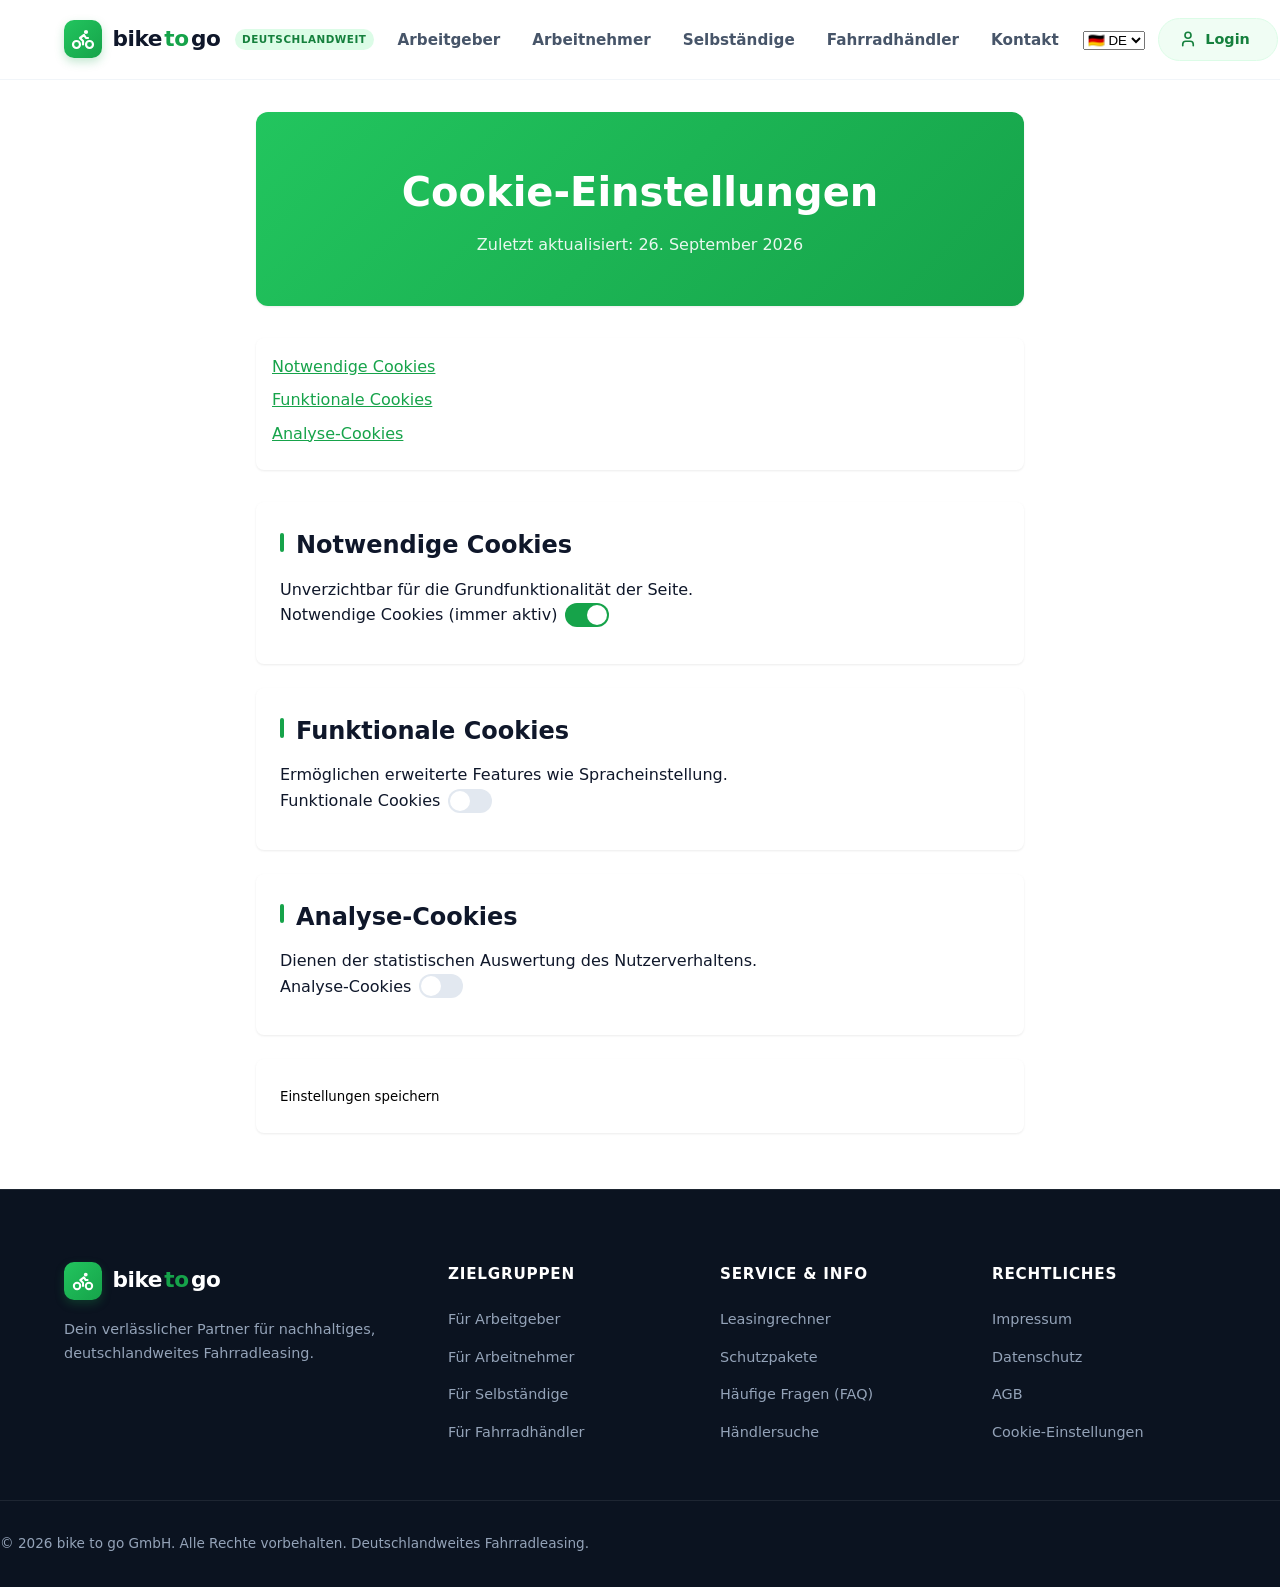
<file: cookies.html>
<!DOCTYPE html>
<html lang="de">
<head>
  <meta charset="UTF-8">
  <meta name="viewport" content="width=device-width, initial-scale=1.0">
  <meta name="description" content="Cookie-Einstellungen der bike to go GmbH">
  <title data-i18n="legal.cookies.meta.title">Cookie-Einstellungen | bike to go</title>
  <link rel="stylesheet" href="css/style.css">
</head>
<body>
  <!-- Header (same as index) -->
  <header class="site-header" id="siteHeader">
    <div class="container header-inner">
      <!-- Logo "bike to go" -->
      <a href="index.html" class="logo" aria-label="bike to go - Zur Startseite" data-i18n-aria="header.logoAria">
        <div class="logo-icon">
          <!-- Bicycle SVG Icon -->
          <svg width="24" height="24" viewBox="0 0 24 24" fill="none" stroke="currentColor" stroke-width="2.2" stroke-linecap="round" stroke-linejoin="round">
            <circle cx="18.5" cy="17.5" r="3.5"/>
            <circle cx="5.5" cy="17.5" r="3.5"/>
            <circle cx="15" cy="5" r="1"/>
            <path d="M12 17.5V14l-3-3 4-3 2 3h2"/>
          </svg>
        </div>
        <span class="logo-text">
          bike<span class="highlight">to</span>go
        </span>
        <span class="logo-badge" data-i18n="header.logoBadge">Deutschlandweit</span>
      </a>

      <!-- Desktop & Mobile Navigation Links -->
      <nav class="main-nav" id="mainNav" aria-label="Hauptnavigation" data-i18n-aria="nav.ariaLabel">
          <ul class="nav-list">
            <li><a href="arbeitgeber.html" class="nav-link" data-i18n="nav.arbeitgeber">Arbeitgeber</a></li>
            <li><a href="arbeitnehmer.html" class="nav-link" data-i18n="nav.arbeitnehmer">Arbeitnehmer</a></li>
            <li><a href="selbstaendige.html" class="nav-link" data-i18n="nav.selbstaendige">Selbständige</a></li>
            <li><a href="fahrradhaendler.html" class="nav-link" data-i18n="nav.fahrradhaendler">Fahrradhändler</a></li>
            <li><a href="kontakt.html" class="nav-link" data-i18n="nav.kontakt">Kontakt</a></li>
          </ul>
      </nav>

      <!-- Right Header Actions: Language & Login -->
      <div class="header-actions">
        <!-- Language Selector -->
        <div class="lang-selector">
          <select id="langSelect" aria-label="Sprache wählen" data-i18n-aria="header.langSelectAria">
            <option value="de">🇩🇪 DE</option>
            <option value="en">🇬🇧 EN</option>
            <option value="es">🇪🇸 ES</option>
          </select>
        </div>

        <!-- Login Button -->
        <a href="login.html" class="btn-login" aria-label="Login zum Portal" data-i18n-aria="header.loginAria">
          <svg width="18" height="18" viewBox="0 0 24 24" fill="none" stroke="currentColor" stroke-width="2.2" stroke-linecap="round" stroke-linejoin="round">
            <path d="M19 21v-2a4 4 0 0 0-4-4H9a4 4 0 0 0-4 4v2"/>
            <circle cx="12" cy="7" r="4"/>
          </svg>
          <span class="btn-text-full" data-i18n="header.login">Login</span>
        </a>

        <!-- Mobile Hamburger Menu Button -->
        <button class="mobile-toggle" id="mobileToggle" aria-label="Menü öffnen" data-i18n-aria="header.mobileToggleAria" aria-expanded="false" aria-controls="mainNav">
          <span></span>
          <span></span>
          <span></span>
        </button>
      </div>
    </div>
  </header>

  <main>
<section class="legal-page">
  <div class="legal-hero">
    <h1 data-i18n="footer.link.cookieSettings">Cookie‑Einstellungen</h1>
    <p data-i18n="legal.terms.updated">Zuletzt aktualisiert: 26. September 2026</p>
  <p class="legal-translation-notice" data-i18n="legal.translationNotice" hidden>Hinweis: Diese Übersetzung dient nur der Information. Rechtlich verbindlich ist die deutsche Fassung.</p>
    </div>
  <nav class="legal-toc">
    <ul>
      <li><a href="#notwendig" data-i18n="legal.cookies.necessary.title">Notwendige Cookies</a></li>
      <li><a href="#funktional" data-i18n="legal.cookies.functional.title">Funktionale Cookies</a></li>
      <li><a href="#analyse" data-i18n="legal.cookies.analytics.title">Analyse‑Cookies</a></li>
    </ul>
  </nav>
  <div class="legal-section" id="notwendig">
    <h2 data-i18n="legal.cookies.necessary.title">Notwendige Cookies</h2>
    <p data-i18n="legal.cookies.necessary.text">Unverzichtbar für die Grundfunktionalität der Seite.</p>
    <label class="toggle-label">
      <span data-i18n="legal.cookies.necessary.label">Notwendige Cookies (immer aktiv)</span>
      <label class="toggle-switch"><input type="checkbox" name="functional" checked disabled><span class="slider"></span></label>
    </label>
  </div>
  <div class="legal-section" id="funktional">
    <h2 data-i18n="legal.cookies.functional.title">Funktionale Cookies</h2>
    <p data-i18n="legal.cookies.functional.text">Ermöglichen erweiterte Features wie Spracheinstellung.</p>
    <label class="toggle-label">
      <span data-i18n="legal.cookies.functional.title">Funktionale Cookies</span>
      <label class="toggle-switch"><input type="checkbox" name="functionalToggle"><span class="slider"></span></label>
    </label>
  </div>
  <div class="legal-section" id="analyse">
    <h2 data-i18n="legal.cookies.analytics.title">Analyse‑Cookies</h2>
    <p data-i18n="legal.cookies.analytics.text">Dienen der statistischen Auswertung des Nutzerverhaltens.</p>
    <label class="toggle-label">
      <span data-i18n="legal.cookies.analytics.title">Analyse‑Cookies</span>
      <label class="toggle-switch"><input type="checkbox" name="analyticsToggle"><span class="slider"></span></label>
    </label>
  </div>
  <div class="legal-section">
    <button type="button" onclick="alert('Einstellungen gespeichert – (Demo)');" data-i18n="legal.cookies.save">Einstellungen speichern</button>
  </div>
</section>
  </main>

  <!-- Footer (same as index) -->
  <footer class="site-footer">
    <div class="container">
      <div class="footer-grid">
        <div class="footer-brand">
          <a href="index.html" class="logo">
            <div class="logo-icon">
              <svg width="22" height="22" viewBox="0 0 24 24" fill="none" stroke="currentColor" stroke-width="2.2" stroke-linecap="round" stroke-linejoin="round">
                <circle cx="18.5" cy="17.5" r="3.5"/>
                <circle cx="5.5" cy="17.5" r="3.5"/>
                <circle cx="15" cy="5" r="1"/>
                <path d="M12 17.5V14l-3-3 4-3 2 3h2"/>
              </svg>
            </div>
            <span class="logo-text">bike<span class="highlight">to</span>go</span>
          </a>
          <p class="footer-brand-desc" data-i18n="footer.brand.desc.short">Dein verlässlicher Partner für nachhaltiges, deutschlandweites Fahrradleasing.</p>
        </div>
        <div>
          <h4 class="footer-title" data-i18n="footer.title.targetGroups">Zielgruppen</h4>
          <ul class="footer-links">
            <li><a href="arbeitgeber.html" data-i18n="footer.link.employer">Für Arbeitgeber</a></li>
            <li><a href="index.html#arbeitnehmer" data-placeholder="Bereich Arbeitnehmer" data-i18n="footer.link.employee">Für Arbeitnehmer</a></li>
            <li><a href="index.html#selbstaendige" data-placeholder="Bereich Selbständige" data-i18n="footer.link.freelancers">Für Selbständige</a></li>
            <li><a href="index.html#fahrradhaendler" data-placeholder="Bereich Fachhändler" data-i18n="footer.link.dealers">Für Fahrradhändler</a></li>
          </ul>
        </div>
        <div>
          <h4 class="footer-title" data-i18n="footer.title.services">Service &amp; Info</h4>
          <ul class="footer-links">
            <li><a href="index.html#leasingrechner" data-i18n="calculator.title">Leasingrechner</a></li>
            <li><a href="benefits.html" data-i18n="footer.link.protectionPackages">Schutzpakete</a></li>
            <li><a href="faq.html" data-i18n="footer.link.faq">Häufige Fragen (FAQ)</a></li>
            <li><a href="haendlersuche.html" data-i18n="footer.link.dealerSearch">Händlersuche</a></li>
          </ul>
        </div>
        <div>
          <h4 class="footer-title" data-i18n="footer.title.legal">Rechtliches</h4>
          <ul class="footer-links">
            <li><a href="impressum.html" data-i18n="footer.link.impressum">Impressum</a></li>
            <li><a href="datenschutz.html" data-i18n="footer.link.datenschutz">Datenschutz</a></li>
            <li><a href="agb.html" data-i18n="footer.link.agb">AGB</a></li>
            <li><a href="cookies.html" data-i18n="footer.link.cookieSettings">Cookie‑Einstellungen</a></li>
          </ul>
        </div>
      </div>
    </div>
    <div class="footer-bottom">
      <p data-i18n="footer.bottom.copy">&copy; 2026 bike to go GmbH. Alle Rechte vorbehalten. Deutschlandweites Fahrradleasing.</p>
    </div>
  </footer>

  <script type="module" src="js/translations.js"></script>
  <script type="module" src="js/main.js"></script>
</body>
</html>
</file>
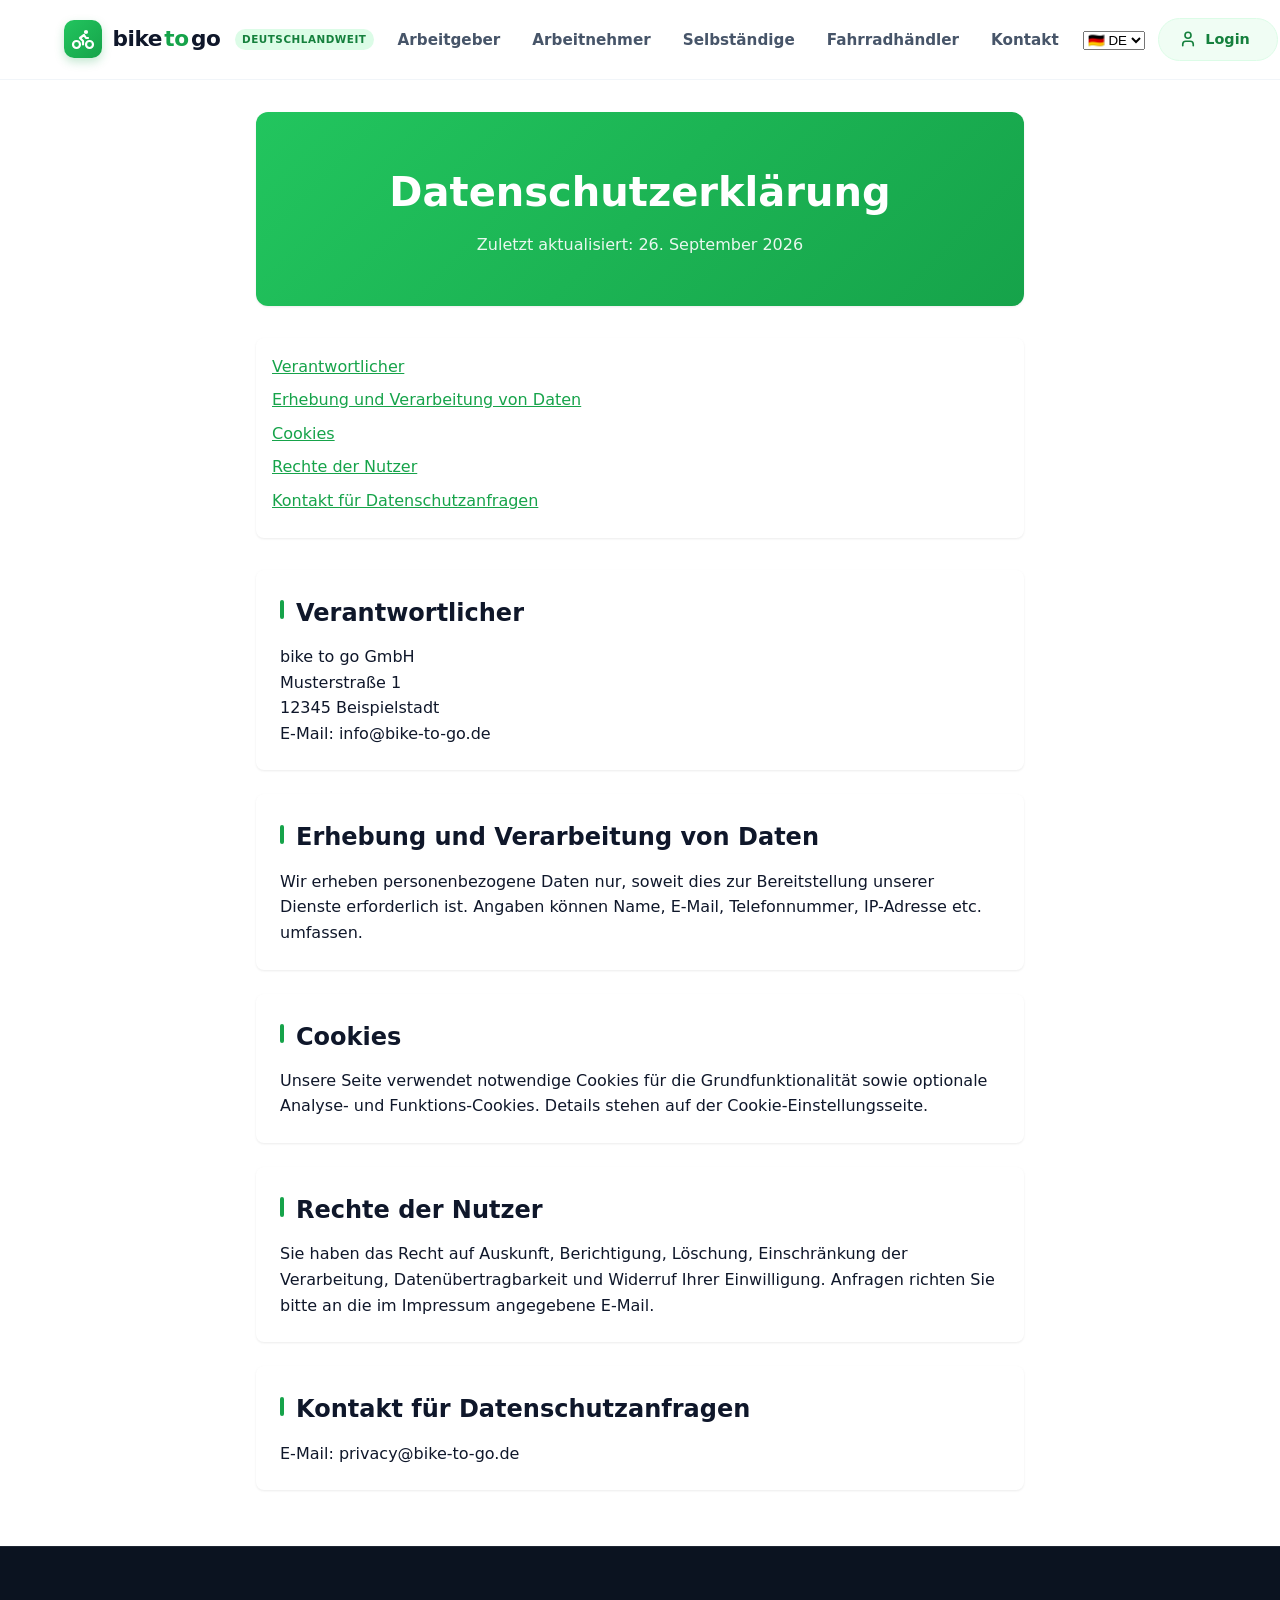
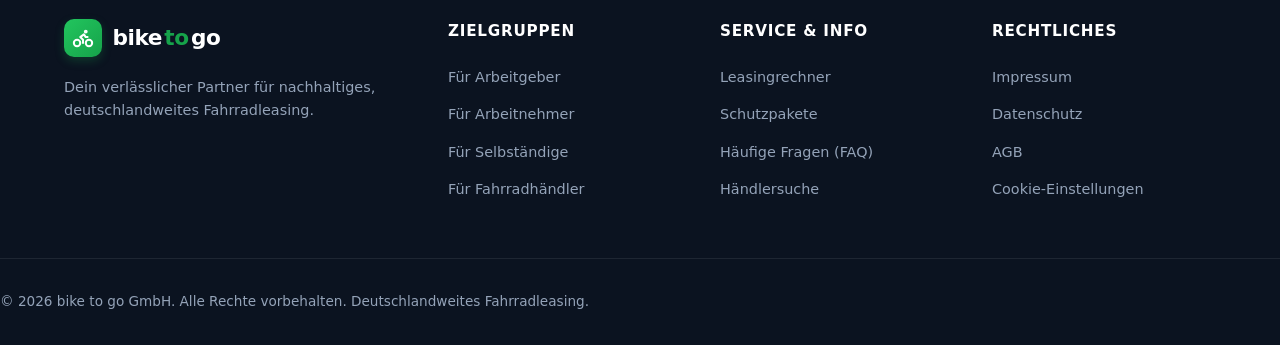
<file: datenschutz.html>
<!DOCTYPE html>
<html lang="de">
<head>
  <meta charset="UTF-8">
  <meta name="viewport" content="width=device-width, initial-scale=1.0">
  <meta name="description" content="Datenschutzerklärung der bike to go GmbH">
  <title data-i18n="legal.privacy.meta.title">Datenschutz | bike to go</title>
  <link rel="stylesheet" href="css/style.css">
</head>
<body>
  <!-- Header (same as index) -->
  <header class="site-header" id="siteHeader">
    <div class="container header-inner">
      <!-- Logo "bike to go" -->
      <a href="index.html" class="logo" aria-label="bike to go - Zur Startseite" data-i18n-aria="header.logoAria">
        <div class="logo-icon">
          <!-- Bicycle SVG Icon -->
          <svg width="24" height="24" viewBox="0 0 24 24" fill="none" stroke="currentColor" stroke-width="2.2" stroke-linecap="round" stroke-linejoin="round">
            <circle cx="18.5" cy="17.5" r="3.5"/>
            <circle cx="5.5" cy="17.5" r="3.5"/>
            <circle cx="15" cy="5" r="1"/>
            <path d="M12 17.5V14l-3-3 4-3 2 3h2"/>
          </svg>
        </div>
        <span class="logo-text">
          bike<span class="highlight">to</span>go
        </span>
        <span class="logo-badge" data-i18n="header.logoBadge">Deutschlandweit</span>
      </a>

      <!-- Desktop & Mobile Navigation Links -->
      <nav class="main-nav" id="mainNav" aria-label="Hauptnavigation" data-i18n-aria="nav.ariaLabel">
          <ul class="nav-list">
            <li><a href="arbeitgeber.html" class="nav-link" data-i18n="nav.arbeitgeber">Arbeitgeber</a></li>
            <li><a href="arbeitnehmer.html" class="nav-link" data-i18n="nav.arbeitnehmer">Arbeitnehmer</a></li>
            <li><a href="selbstaendige.html" class="nav-link" data-i18n="nav.selbstaendige">Selbständige</a></li>
            <li><a href="fahrradhaendler.html" class="nav-link" data-i18n="nav.fahrradhaendler">Fahrradhändler</a></li>
            <li><a href="kontakt.html" class="nav-link" data-i18n="nav.kontakt">Kontakt</a></li>
          </ul>
      </nav>

      <!-- Right Header Actions: Language & Login -->
      <div class="header-actions">
        <!-- Language Selector -->
        <div class="lang-selector">
          <select id="langSelect" aria-label="Sprache wählen" data-i18n-aria="header.langSelectAria">
            <option value="de">🇩🇪 DE</option>
            <option value="en">🇬🇧 EN</option>
            <option value="es">🇪🇸 ES</option>
          </select>
        </div>

        <!-- Login Button -->
        <a href="login.html" class="btn-login" aria-label="Login zum Portal" data-i18n-aria="header.loginAria">
          <svg width="18" height="18" viewBox="0 0 24 24" fill="none" stroke="currentColor" stroke-width="2.2" stroke-linecap="round" stroke-linejoin="round">
            <path d="M19 21v-2a4 4 0 0 0-4-4H9a4 4 0 0 0-4 4v2"/>
            <circle cx="12" cy="7" r="4"/>
          </svg>
          <span class="btn-text-full" data-i18n="header.login">Login</span>
        </a>

        <!-- Mobile Hamburger Menu Button -->
        <button class="mobile-toggle" id="mobileToggle" aria-label="Menü öffnen" data-i18n-aria="header.mobileToggleAria" aria-expanded="false" aria-controls="mainNav">
          <span></span>
          <span></span>
          <span></span>
        </button>
      </div>
    </div>
  </header>

  <main>
<main>
  <section class="legal-page">
    <div class="legal-hero">
      <h1 data-i18n="legal.privacy.title">Datenschutzerklärung</h1>
      <p data-i18n="legal.terms.updated">Zuletzt aktualisiert: 26. September 2026</p>
    <p class="legal-translation-notice" data-i18n="legal.translationNotice" hidden>Hinweis: Diese Übersetzung dient nur der Information. Rechtlich verbindlich ist die deutsche Fassung.</p>
    </div>
    <nav class="legal-toc">
      <ul>
        <li><a href="#verantwortlicher" data-i18n="legal.privacy.controller.title">Verantwortlicher</a></li>
        <li><a href="#erhebung" data-i18n="legal.privacy.data.title">Erhebung und Verarbeitung von Daten</a></li>
        <li><a href="#cookies" data-i18n="legal.privacy.cookies.title">Cookies</a></li>
        <li><a href="#rechte" data-i18n="legal.privacy.rights.title">Rechte der Nutzer</a></li>
        <li><a href="#kontakt" data-i18n="legal.privacy.contact.title">Kontakt für Datenschutzanfragen</a></li>
      </ul>
    </nav>
    <div class="legal-section" id="verantwortlicher">
      <h2 data-i18n="legal.privacy.controller.title">Verantwortlicher</h2>
      <p>bike to go GmbH<br>
      Musterstraße 1<br>
      12345 Beispielstadt<br>
      <span data-i18n="legal.email">E-Mail:</span> <a href="mailto:info@bike-to-go.de">info@bike-to-go.de</a></p>
    </div>
    <div class="legal-section" id="erhebung">
      <h2 data-i18n="legal.privacy.data.title">Erhebung und Verarbeitung von Daten</h2>
      <p data-i18n="legal.privacy.data.text">Wir erheben personenbezogene Daten nur, soweit dies zur Bereitstellung unserer Dienste erforderlich ist. Angaben können Name, E‑Mail, Telefonnummer, IP‑Adresse etc. umfassen.</p>
    </div>
    <div class="legal-section" id="cookies">
      <h2 data-i18n="legal.privacy.cookies.title">Cookies</h2>
      <p data-i18n="legal.privacy.cookies.text">Unsere Seite verwendet notwendige Cookies für die Grundfunktionalität sowie optionale Analyse‑ und Funktions‑Cookies. Details stehen auf der Cookie‑Einstellungsseite.</p>
    </div>
    <div class="legal-section" id="rechte">
      <h2 data-i18n="legal.privacy.rights.title">Rechte der Nutzer</h2>
      <p data-i18n="legal.privacy.rights.text">Sie haben das Recht auf Auskunft, Berichtigung, Löschung, Einschränkung der Verarbeitung, Datenübertragbarkeit und Widerruf Ihrer Einwilligung. Anfragen richten Sie bitte an die im Impressum angegebene E‑Mail.</p>
    </div>
    <div class="legal-section" id="kontakt">
      <h2 data-i18n="legal.privacy.contact.title">Kontakt für Datenschutzanfragen</h2>
      <p><span data-i18n="legal.email">E‑Mail:</span> <a href="mailto:privacy@bike-to-go.de">privacy@bike-to-go.de</a></p>
    </div>
  </section>
</main>
  </main>

  <!-- Footer (same as index) -->
  <footer class="site-footer">
    <div class="container">
      <div class="footer-grid">
        <div class="footer-brand">
          <a href="index.html" class="logo">
            <div class="logo-icon">
              <svg width="22" height="22" viewBox="0 0 24 24" fill="none" stroke="currentColor" stroke-width="2.2" stroke-linecap="round" stroke-linejoin="round">
                <circle cx="18.5" cy="17.5" r="3.5"/>
                <circle cx="5.5" cy="17.5" r="3.5"/>
                <circle cx="15" cy="5" r="1"/>
                <path d="M12 17.5V14l-3-3 4-3 2 3h2"/>
              </svg>
            </div>
            <span class="logo-text">bike<span class="highlight">to</span>go</span>
          </a>
          <p class="footer-brand-desc" data-i18n="footer.brand.desc.short">Dein verlässlicher Partner für nachhaltiges, deutschlandweites Fahrradleasing.</p>
        </div>
        <div>
          <h4 class="footer-title" data-i18n="footer.title.targetGroups">Zielgruppen</h4>
          <ul class="footer-links">
            <li><a href="arbeitgeber.html" data-i18n="footer.link.employer">Für Arbeitgeber</a></li>
            <li><a href="index.html#arbeitnehmer" data-placeholder="Bereich Arbeitnehmer" data-i18n="footer.link.employee">Für Arbeitnehmer</a></li>
            <li><a href="index.html#selbstaendige" data-placeholder="Bereich Selbständige" data-i18n="footer.link.freelancers">Für Selbständige</a></li>
            <li><a href="index.html#fahrradhaendler" data-placeholder="Bereich Fachhändler" data-i18n="footer.link.dealers">Für Fahrradhändler</a></li>
          </ul>
        </div>
        <div>
          <h4 class="footer-title" data-i18n="footer.title.services">Service &amp; Info</h4>
          <ul class="footer-links">
            <li><a href="index.html#leasingrechner" data-i18n="calculator.title">Leasingrechner</a></li>
            <li><a href="benefits.html" data-i18n="footer.link.protectionPackages">Schutzpakete</a></li>
            <li><a href="faq.html" data-i18n="footer.link.faq">Häufige Fragen (FAQ)</a></li>
            <li><a href="haendlersuche.html" data-i18n="footer.link.dealerSearch">Händlersuche</a></li>
          </ul>
        </div>
        <div>
          <h4 class="footer-title" data-i18n="footer.title.legal">Rechtliches</h4>
          <ul class="footer-links">
            <li><a href="impressum.html" data-i18n="footer.link.impressum">Impressum</a></li>
            <li><a href="datenschutz.html" data-i18n="footer.link.datenschutz">Datenschutz</a></li>
            <li><a href="agb.html" data-i18n="footer.link.agb">AGB</a></li>
            <li><a href="cookies.html" data-i18n="footer.link.cookieSettings">Cookie-Einstellungen</a></li>
          </ul>
        </div>
      </div>
    </div>
    <div class="footer-bottom">
      <p data-i18n="footer.bottom.copy">&copy; 2026 bike to go GmbH. Alle Rechte vorbehalten. Deutschlandweites Fahrradleasing.</p>
    </div>
  </footer>

  <script type="module" src="js/translations.js"></script>
  <script type="module" src="js/main.js"></script>
</body>
</html>
</file>
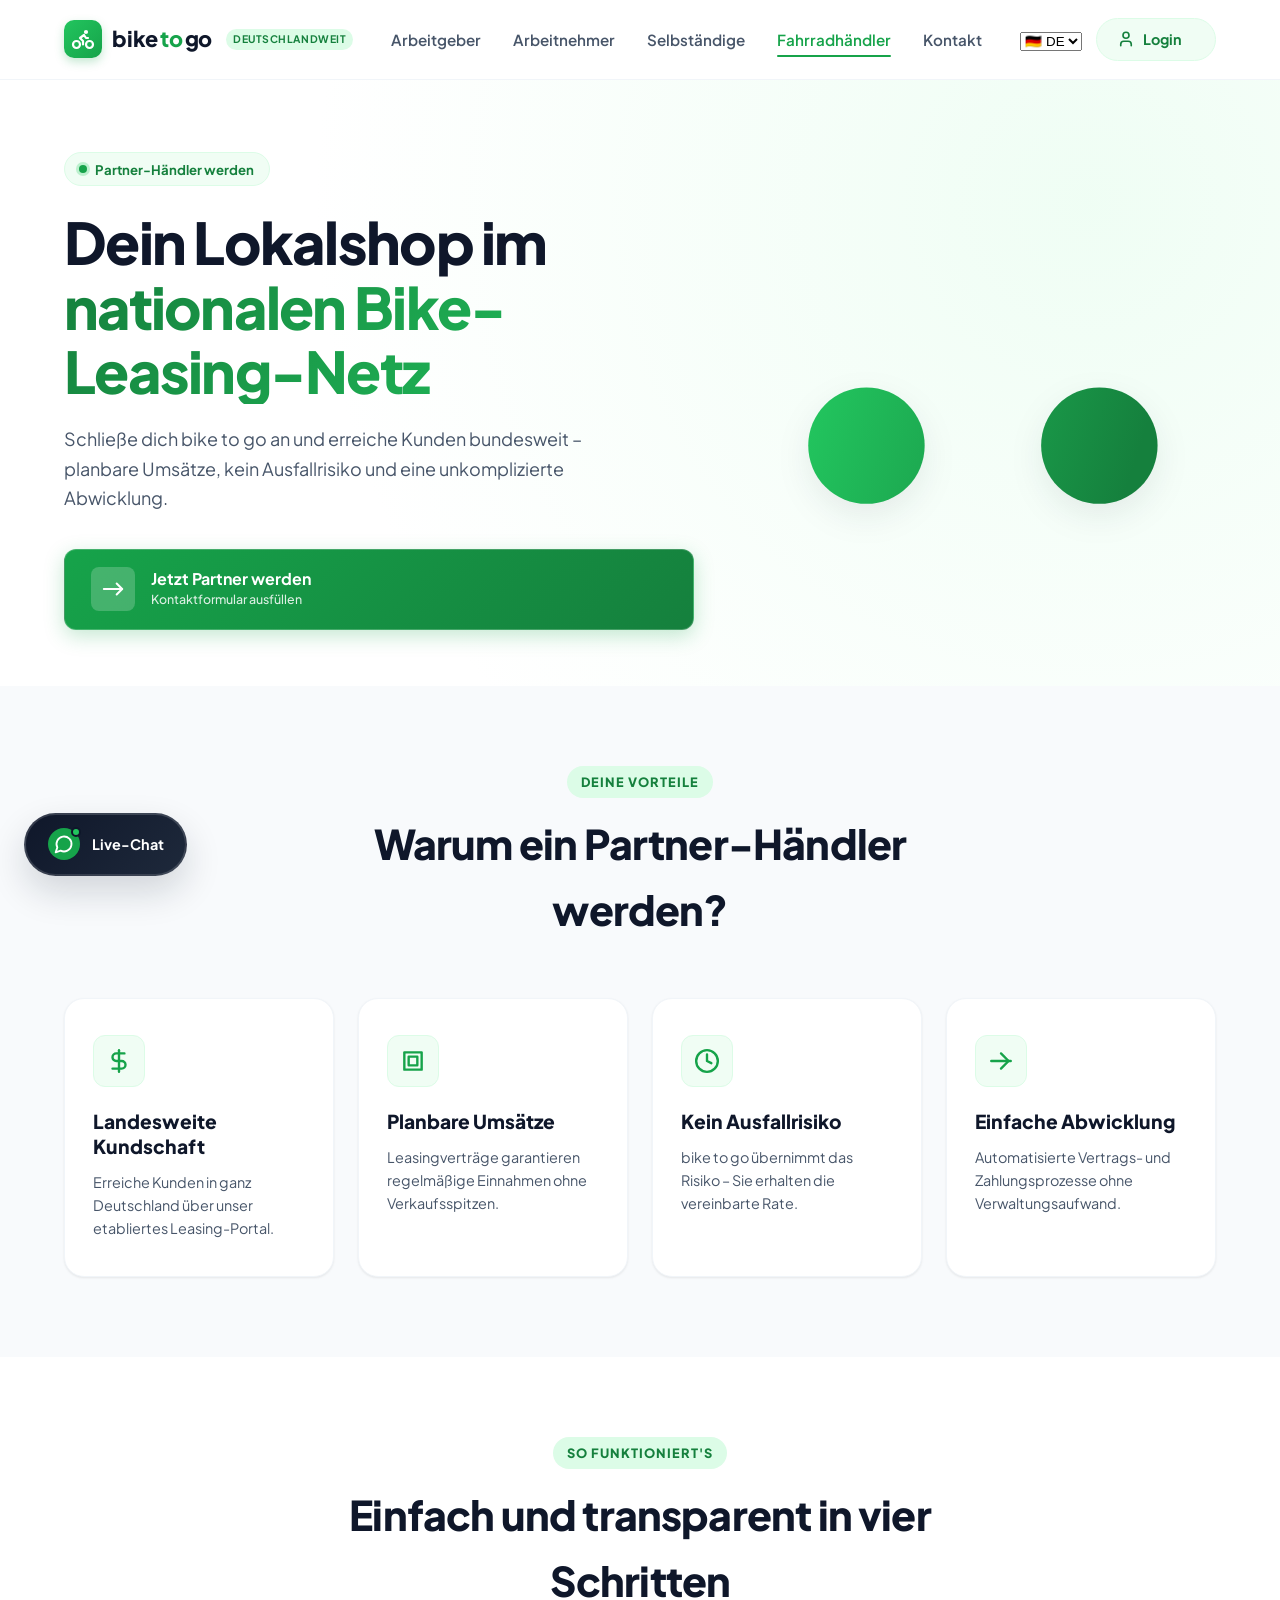
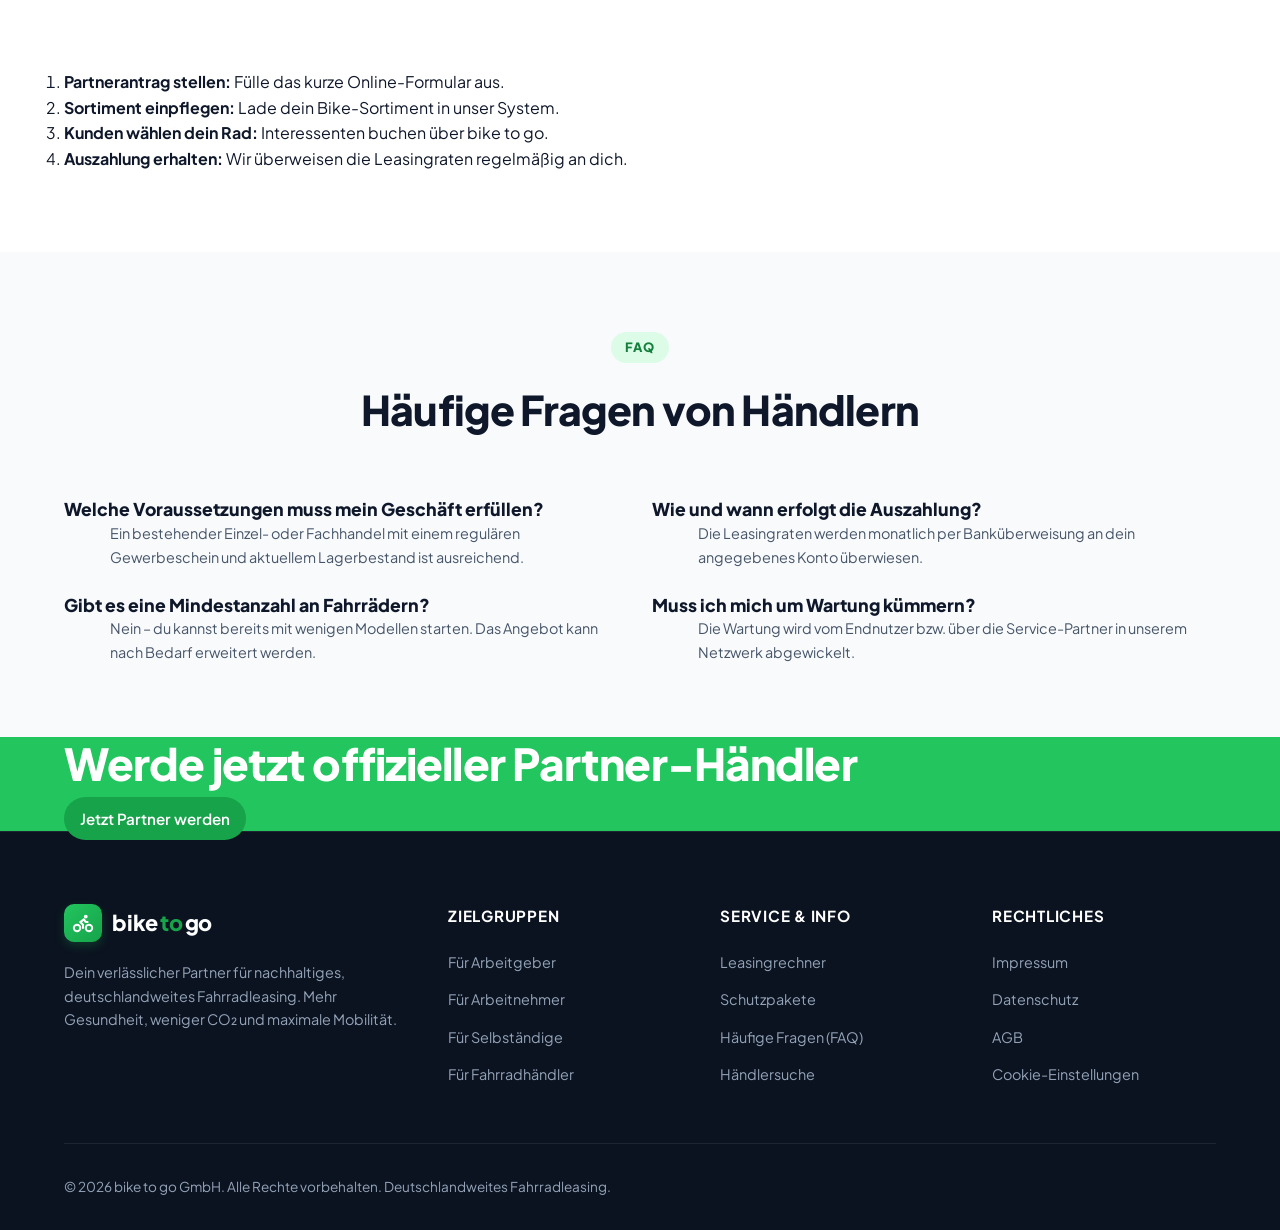
<file: fahrradhaendler.html>
<!DOCTYPE html>
<html lang="de">
<head>
  <meta charset="UTF-8">
  <meta name="viewport" content="width=device-width, initial-scale=1.0">
  <meta name="description" content="Werde Fahrrad-Händler-Partner von bike to go – Zugang zu deutschlandweiten Kunden, planbare Umsätze und sichere Abwicklung.">
  <title data-i18n="dealer.meta.title">Partner-Händler werden | bike to go</title>
  <link rel="preconnect" href="https://fonts.googleapis.com">
  <link rel="preconnect" href="https://fonts.gstatic.com" crossorigin>
  <link href="https://fonts.googleapis.com/css2?family=Plus+Jakarta+Sans:wght@400;500;600;700;800&display=swap" rel="stylesheet">
  <link rel="stylesheet" href="css/style.css">
</head>
<body>
  <header class="site-header" id="siteHeader">
    <div class="container header-inner">
      <!-- Logo "bike to go" -->
      <a href="index.html" class="logo" aria-label="bike to go - Zur Startseite" data-i18n-aria="header.logoAria">
        <div class="logo-icon">
          <!-- Bicycle SVG Icon -->
          <svg width="24" height="24" viewBox="0 0 24 24" fill="none" stroke="currentColor" stroke-width="2.2" stroke-linecap="round" stroke-linejoin="round">
            <circle cx="18.5" cy="17.5" r="3.5"/>
            <circle cx="5.5" cy="17.5" r="3.5"/>
            <circle cx="15" cy="5" r="1"/>
            <path d="M12 17.5V14l-3-3 4-3 2 3h2"/>
          </svg>
        </div>
        <span class="logo-text">
          bike<span class="highlight">to</span>go
        </span>
        <span class="logo-badge" data-i18n="header.logoBadge">Deutschlandweit</span>
      </a>

      <!-- Desktop & Mobile Navigation Links -->
      <nav class="main-nav" id="mainNav" aria-label="Hauptnavigation" data-i18n-aria="nav.ariaLabel">
          <ul class="nav-list">
            <li><a href="arbeitgeber.html" class="nav-link" data-i18n="nav.arbeitgeber">Arbeitgeber</a></li>
            <li><a href="arbeitnehmer.html" class="nav-link" data-i18n="nav.arbeitnehmer">Arbeitnehmer</a></li>
            <li><a href="selbstaendige.html" class="nav-link" data-i18n="nav.selbstaendige">Selbständige</a></li>
            <li><a href="fahrradhaendler.html" class="nav-link active" data-i18n="nav.fahrradhaendler" aria-current="page">Fahrradhändler</a></li>
            <li><a href="kontakt.html" class="nav-link" data-i18n="nav.kontakt">Kontakt</a></li>
          </ul>
      </nav>

      <!-- Right Header Actions: Language & Login -->
      <div class="header-actions">
        <!-- Language Selector -->
        <div class="lang-selector">
          <select id="langSelect" aria-label="Sprache wählen" data-i18n-aria="header.langSelectAria">
            <option value="de">🇩🇪 DE</option>
            <option value="en">🇬🇧 EN</option>
            <option value="es">🇪🇸 ES</option>
          </select>
        </div>

        <!-- Login Button -->
        <a href="login.html" class="btn-login" aria-label="Login zum Portal" data-i18n-aria="header.loginAria">
          <svg width="18" height="18" viewBox="0 0 24 24" fill="none" stroke="currentColor" stroke-width="2.2" stroke-linecap="round" stroke-linejoin="round">
            <path d="M19 21v-2a4 4 0 0 0-4-4H9a4 4 0 0 0-4 4v2"/>
            <circle cx="12" cy="7" r="4"/>
          </svg>
          <span class="btn-text-full" data-i18n="header.login">Login</span>
        </a>

        <!-- Mobile Hamburger Menu Button -->
        <button class="mobile-toggle" id="mobileToggle" aria-label="Menü öffnen" data-i18n-aria="header.mobileToggleAria" aria-expanded="false" aria-controls="mainNav">
          <span></span>
          <span></span>
          <span></span>
        </button>
      </div>
    </div>
  </header>
  <main>
    <section class="hero-section"><div class="container hero-grid"><div class="hero-content"><div class="hero-badge"><span class="hero-badge-dot"></span><span data-i18n="dealer.hero.badge">Partner‑Händler werden</span></div><h1 class="hero-title"><span data-i18n="dealer.hero.title1">Dein Lokalshop im</span> <br><span class="text-gradient" data-i18n="dealer.hero.title2">nationalen Bike‑Leasing‑Netz</span></h1><p class="hero-subtitle" data-i18n="dealer.hero.text">Schließe dich bike to go an und erreiche Kunden bundesweit – planbare Umsätze, kein Ausfallrisiko und eine unkomplizierte Abwicklung.</p><div class="hero-actions"><a href="kontakt.html" class="btn-card btn-card-primary"><div class="btn-card-icon"><svg width="22" height="22" viewBox="0 0 24 24" fill="none" stroke="currentColor" stroke-width="2.2" stroke-linecap="round" stroke-linejoin="round"><path d="M22 12h-20"/><path d="M16 6l6 6-6 6"/></svg></div><div class="btn-card-text"><span class="btn-card-title" data-i18n="dealer.hero.cta.title">Jetzt Partner werden</span><span class="btn-card-desc" data-i18n="dealer.hero.cta.desc">Kontaktformular ausfüllen</span></div></a></div></div><div class="hero-visual"><svg class="bike-svg-container" viewBox="0 0 600 400" fill="none" xmlns="http://www.w3.org/2000/svg"><defs><linearGradient id="frameGrad" x1="100" y1="150" x2="500" y2="280" gradientUnits="userSpaceOnUse"><stop offset="0%" stop-color="#22c55e"/><stop offset="100%" stop-color="#15803d"/></linearGradient></defs><circle cx="150" cy="270" r="75" fill="url(#frameGrad)"/><circle cx="450" cy="270" r="75" fill="url(#frameGrad)"/></svg></div></div></section>
    <section class="features-section" style="background-color: var(--color-bg-alt);"><div class="container"><div class="section-header"><span class="section-tag" data-i18n="freelancer.benefits.tag">Deine Vorteile</span><h2 class="section-title" data-i18n="dealer.benefits.title">Warum ein Partner‑Händler werden?</h2></div><div class="benefits-4-grid"><div class="employer-benefit-card"><div class="benefit-card-icon"><svg width="26" height="26" viewBox="0 0 24 24" fill="none" stroke="currentColor" stroke-width="2.2" stroke-linecap="round" stroke-linejoin="round"><path d="M12 2v20"/><path d="M17 5H9.5a3.5 3.5 0 0 0 0 7h5a3.5 3.5 0 0 1 0 7H6"/><circle cx="12" cy="12" r="10" stroke="none"/></svg></div><h3 class="benefit-card-title" data-i18n="dealer.benefit.reach.title">Landesweite Kundschaft</h3><p class="benefit-card-desc" data-i18n="dealer.benefit.reach.desc">Erreiche Kunden in ganz Deutschland über unser etabliertes Leasing‑Portal.</p></div><div class="employer-benefit-card"><div class="benefit-card-icon"><svg width="26" height="26" viewBox="0 0 24 24" fill="none" stroke="currentColor" stroke-width="2.2" stroke-linecap="round" stroke-linejoin="round"><path d="M4 4h16v16H4z"/><path d="M8 8h8v8H8z"/></svg></div><h3 class="benefit-card-title" data-i18n="dealer.benefit.revenue.title">Planbare Umsätze</h3><p class="benefit-card-desc" data-i18n="dealer.benefit.revenue.desc">Leasingverträge garantieren regelmäßige Einnahmen ohne Verkaufsspitzen.</p></div><div class="employer-benefit-card"><div class="benefit-card-icon"><svg width="26" height="26" viewBox="0 0 24 24" fill="none" stroke="currentColor" stroke-width="2.2" stroke-linecap="round" stroke-linejoin="round"><path d="M12 2a10 10 0 110 20 10 10 0 010-20z"/><path d="M12 6v6l4 2"/></svg></div><h3 class="benefit-card-title" data-i18n="dealer.benefit.risk.title">Kein Ausfallrisiko</h3><p class="benefit-card-desc" data-i18n="dealer.benefit.risk.desc">bike to go übernimmt das Risiko – Sie erhalten die vereinbarte Rate.</p></div><div class="employer-benefit-card"><div class="benefit-card-icon"><svg width="26" height="26" viewBox="0 0 24 24" fill="none" stroke="currentColor" stroke-width="2.2" stroke-linecap="round" stroke-linejoin="round"><path d="M3 12h18"/><path d="M12 5l7 7-7 7"/></svg></div><h3 class="benefit-card-title" data-i18n="dealer.benefit.process.title">Einfache Abwicklung</h3><p class="benefit-card-desc" data-i18n="dealer.benefit.process.desc">Automatisierte Vertrags‑ und Zahlungsprozesse ohne Verwaltungsaufwand.</p></div></div></div></section>
    <section class="steps-section"><div class="container"><div class="section-header"><span class="section-tag" data-i18n="employer.process.title">So funktioniert's</span><h2 class="section-title" data-i18n="dealer.process.title">Einfach und transparent in vier Schritten</h2></div><ol class="steps-list"><li><strong data-i18n="dealer.process.step1.label">Partner‑antrag stellen:</strong> <span data-i18n="dealer.process.step1.desc">Fülle das kurze Online‑Formular aus.</span></li><li><strong data-i18n="dealer.process.step2.label">Sortiment einpflegen:</strong> <span data-i18n="dealer.process.step2.desc">Lade dein Bike‑Sortiment in unser System.</span></li><li><strong data-i18n="dealer.process.step3.label">Kunden wählen dein Rad:</strong> <span data-i18n="dealer.process.step3.desc">Interessenten buchen über bike to go.</span></li><li><strong data-i18n="dealer.process.step4.label">Auszahlung erhalten:</strong> <span data-i18n="dealer.process.step4.desc">Wir überweisen die Leasingraten regelmäßig an dich.</span></li></ol></div></section>
    <section class="faq-section"><div class="container"><div class="section-header"><span class="section-tag" data-i18n="freelancer.faq.tag">FAQ</span><h2 class="section-title" data-i18n="dealer.faq.title">Häufige Fragen von Händlern</h2></div><div class="faq-grid"><div class="faq-item"><h3 class="faq-question" data-i18n="dealer.faq.q1">Welche Voraussetzungen muss mein Geschäft erfüllen?</h3><p class="faq-answer" data-i18n="dealer.faq.a1">Ein bestehender Einzel‑ oder Fachhandel mit einem regulären Gewerbeschein und aktuellem Lagerbestand ist ausreichend.</p></div><div class="faq-item"><h3 class="faq-question" data-i18n="dealer.faq.q2">Wie und wann erfolgt die Auszahlung?</h3><p class="faq-answer" data-i18n="dealer.faq.a2">Die Leasingraten werden monatlich per Banküberweisung an dein angegebenes Konto überwiesen.</p></div><div class="faq-item"><h3 class="faq-question" data-i18n="dealer.faq.q3">Gibt es eine Mindestanzahl an Fahrrädern?</h3><p class="faq-answer" data-i18n="dealer.faq.a3">Nein – du kannst bereits mit wenigen Modellen starten. Das Angebot kann nach Bedarf erweitert werden.</p></div><div class="faq-item"><h3 class="faq-question" data-i18n="dealer.faq.q4">Muss ich mich um Wartung kümmern?</h3><p class="faq-answer" data-i18n="dealer.faq.a4">Die Wartung wird vom Endnutzer bzw. über die Service‑Partner in unserem Netzwerk abgewickelt.</p></div></div></div></section>
    <section class="cta-section" style="background-color: var(--color-primary-light);"><div class="container"><h2 class="cta-title" data-i18n="dealer.cta.title">Werde jetzt offizieller Partner‑Händler</h2><a href="kontakt.html" class="btn-primary" data-i18n="dealer.cta.button">Jetzt Partner werden</a></div></section>
  </main>
<div class="live-chat-container">
    <!-- Floating Chat Button -->
    <button class="live-chat-btn" id="chatToggleBtn" aria-label="Live-Chat öffnen" data-i18n-aria="liveChat.open">
      <div class="chat-icon-box">
        <svg width="20" height="20" viewBox="0 0 24 24" fill="none" stroke="currentColor" stroke-width="2.2" stroke-linecap="round" stroke-linejoin="round">
          <path d="M7.9 20A9 9 0 1 0 4 16.1L2 22Z"/>
        </svg>
        <span class="chat-online-dot" title="Online" data-i18n-title="chat.status.online"></span>
      </div>
      <span class="chat-btn-text" data-i18n="chat.button">Live-Chat</span>
    </button>

    <!-- Chat Popup Widget (Placeholder) -->
    <div class="chat-popup" id="chatPopup" role="dialog" aria-modal="true" aria-label="Live-Chat Support" data-i18n-aria="chat.windowAria">
      <div class="chat-popup-header">
        <div class="chat-header-info">
          <div class="chat-avatar">🚲</div>
          <div>
            <div class="chat-header-title" data-i18n="chat.header.title">bike to go Support</div>
            <div class="chat-header-status" data-i18n="chat.header.status">Online • Antwortet sofort</div>
          </div>
        </div>
        <button class="chat-close-btn" id="chatCloseBtn" aria-label="Chat schließen" data-i18n-aria="chat.closeAria">
          <svg width="18" height="18" viewBox="0 0 24 24" fill="none" stroke="currentColor" stroke-width="2.5" stroke-linecap="round" stroke-linejoin="round">
            <line x1="18" y1="6" x2="6" y2="18"/>
            <line x1="6" y1="6" x2="18" y2="18"/>
          </svg>
        </button>
      </div>

      <div class="chat-popup-body">
        <div class="chat-message" data-i18n="chat.welcome">
          Hallo! 👋 Wie können wir dir heute beim Dienstrad-Leasing helfen?
        </div>

        <div class="chat-quick-actions">
          <button class="chat-chip" data-i18n="chat.chip.1">🚴‍♀️ Wie funktioniert Fahrradleasing?</button>
          <button class="chat-chip" data-i18n="chat.chip.2">💼 Ich möchte mein Unternehmen anmelden</button>
          <button class="chat-chip" data-i18n="chat.chip.3">📍 Partnerhändler in meiner Nähe</button>
        </div>
      </div>

      <div class="chat-popup-footer">
        <input type="text" class="chat-input-mock" placeholder="Schreibe eine Nachricht..." aria-label="Chat Nachricht schreiben" data-i18n-aria="chat.inputAria" data-i18n-placeholder="chat.input.placeholder">
        <button class="chat-send-btn" aria-label="Nachricht senden" data-i18n-aria="chat.sendAria">
          <svg width="16" height="16" viewBox="0 0 24 24" fill="none" stroke="currentColor" stroke-width="2.5" stroke-linecap="round" stroke-linejoin="round">
            <path d="m22 2-7 20-4-9-9-4Z"/>
            <path d="M22 2 11 13"/>
          </svg>
        </button>
      </div>
    </div>
  </div>

  <footer class="site-footer" id="kontakt">
  <div class="container">
    <div class="footer-grid">
      <!-- Brand Info -->
      <div class="footer-brand">
        <a href="index.html" class="logo">
          <div class="logo-icon">
            <svg width="22" height="22" viewBox="0 0 24 24" fill="none" stroke="currentColor" stroke-width="2.2" stroke-linecap="round" stroke-linejoin="round">
              <circle cx="18.5" cy="17.5" r="3.5"/>
              <circle cx="5.5" cy="17.5" r="3.5"/>
              <circle cx="15" cy="5" r="1"/>
              <path d="M12 17.5V14l-3-3 4-3 2 3h2"/>
            </svg>
          </div>
          <span class="logo-text">bike<span class="highlight">to</span>go</span>
        </a>
        <p class="footer-brand-desc" data-i18n="footer.brand.desc">
          Dein verlässlicher Partner für nachhaltiges, deutschlandweites Fahrradleasing. Mehr Gesundheit, weniger CO₂ und maximale Mobilität.
        </p>
      </div>

      <!-- Navigation Links -->
      <div>
        <h4 class="footer-title" data-i18n="footer.title.targetGroups">Zielgruppen</h4>
        <ul class="footer-links">
          <li><a href="arbeitgeber.html" data-i18n="footer.link.employer">Für Arbeitgeber</a></li>
          <li><a href="arbeitnehmer.html" data-i18n="footer.link.employee">Für Arbeitnehmer</a></li>
          <li><a href="selbstaendige.html" data-i18n="footer.link.freelancers">Für Selbständige</a></li>
          <li><a href="fahrradhaendler.html" data-i18n="footer.link.dealers">Für Fahrradhändler</a></li>
        </ul>
      </div>

      <!-- Services -->
      <div>
        <h4 class="footer-title" data-i18n="footer.title.services">Service &amp; Info</h4>
        <ul class="footer-links">
                      <li><a href="index.html#leasingrechner" data-i18n="calculator.title">Leasingrechner</a></li>
          <li><a href="benefits.html" data-placeholder="Pakete &amp; Benefits" data-i18n="footer.link.protectionPackages">Schutzpakete</a></li>
          <li><a href="faq.html" data-i18n="footer.link.faq">Häufige Fragen (FAQ)</a></li>
          <li><a href="haendlersuche.html" data-i18n="footer.link.dealerSearch">Händlersuche</a></li>
        </ul>
      </div>

      <!-- Contact &amp; Legal -->
      <div>
        <h4 class="footer-title" data-i18n="footer.title.legal">Rechtliches</h4>
        <ul class="footer-links">
          <li><a href="impressum.html" data-i18n="footer.link.impressum">Impressum</a></li>
          <li><a href="datenschutz.html" data-i18n="footer.link.datenschutz">Datenschutz</a></li>
          <li><a href="agb.html" data-i18n="footer.link.agb">AGB</a></li>
          <li><a href="cookies.html" data-i18n="footer.link.cookieSettings">Cookie‑Einstellungen</a></li>
        </ul>
      </div>
    </div>

    <!-- Bottom Bar -->
    <div class="footer-bottom">
      <p data-i18n="footer.bottom.copy">&copy; 2026 bike to go GmbH. Alle Rechte vorbehalten. Deutschlandweites Fahrradleasing.</p>
    </div>
  </div>
</footer>
<div class="toast-notice" id="toastNotice" role="status" aria-live="polite">
  <svg width="20" height="20" viewBox="0 0 24 24" fill="none" stroke="#22c55e" stroke-width="2.5" stroke-linecap="round" stroke-linejoin="round">
    <circle cx="12" cy="12" r="10"/>
    <line x1="12" y1="16" x2="12" y2="12"/>
    <line x1="12" y1="8" x2="12.01" y2="8"/>
  </svg>
  <p id="toastText" data-i18n="toast.message">Diese Funktion wird im nächsten Schritt freigeschaltet.</p>
</div>
<script type="module" src="js/main.js"></script>
</body>
</html>
</file>
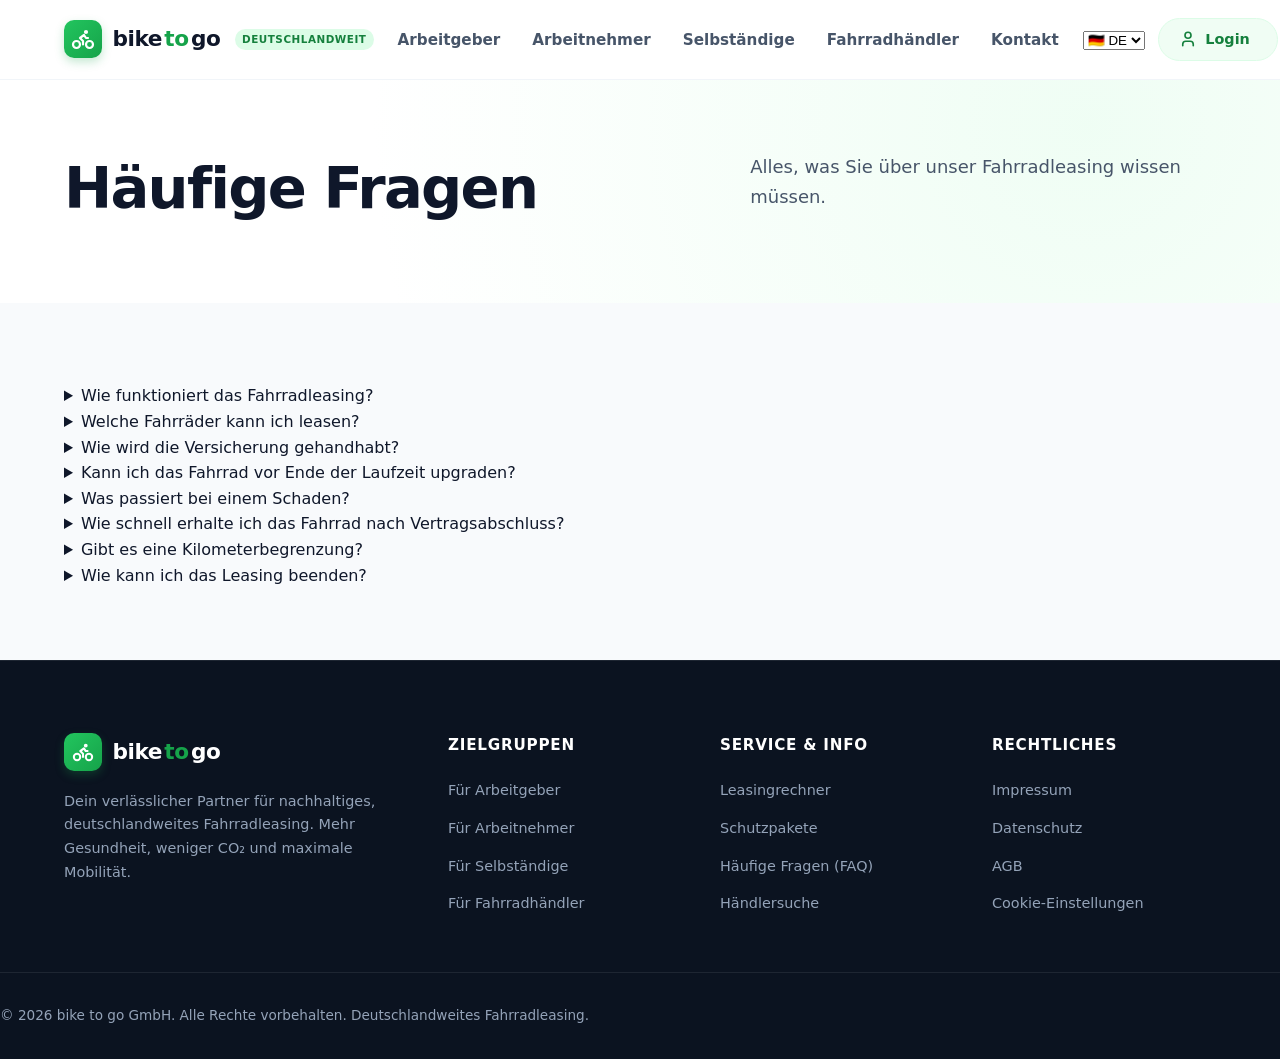
<file: faq.html>
<!DOCTYPE html>
<html lang="de">
<head>
  <meta charset="UTF-8">
  <meta name="viewport" content="width=device-width, initial-scale=1.0">
  <meta name="description" content="Häufige Fragen zum Fahrradleasing bei bike to go" data-i18n="seo.description">
  <title data-i18n="seo.title">FAQ – bike to go</title>
  <link rel="stylesheet" href="css/style.css">
</head>
<body>
  <!-- HEADER (same as index.html) -->
  <header class="site-header" id="siteHeader">
    <div class="container header-inner">
      <!-- Logo "bike to go" -->
      <a href="index.html" class="logo" aria-label="bike to go - Zur Startseite" data-i18n-aria="header.logoAria">
        <div class="logo-icon">
          <!-- Bicycle SVG Icon -->
          <svg width="24" height="24" viewBox="0 0 24 24" fill="none" stroke="currentColor" stroke-width="2.2" stroke-linecap="round" stroke-linejoin="round">
            <circle cx="18.5" cy="17.5" r="3.5"/>
            <circle cx="5.5" cy="17.5" r="3.5"/>
            <circle cx="15" cy="5" r="1"/>
            <path d="M12 17.5V14l-3-3 4-3 2 3h2"/>
          </svg>
        </div>
        <span class="logo-text">
          bike<span class="highlight">to</span>go
        </span>
        <span class="logo-badge" data-i18n="header.logoBadge">Deutschlandweit</span>
      </a>

      <!-- Desktop & Mobile Navigation Links -->
      <nav class="main-nav" id="mainNav" aria-label="Hauptnavigation" data-i18n-aria="nav.ariaLabel">
          <ul class="nav-list">
            <li><a href="arbeitgeber.html" class="nav-link" data-i18n="nav.arbeitgeber">Arbeitgeber</a></li>
            <li><a href="arbeitnehmer.html" class="nav-link" data-i18n="nav.arbeitnehmer">Arbeitnehmer</a></li>
            <li><a href="selbstaendige.html" class="nav-link" data-i18n="nav.selbstaendige">Selbständige</a></li>
            <li><a href="fahrradhaendler.html" class="nav-link" data-i18n="nav.fahrradhaendler">Fahrradhändler</a></li>
            <li><a href="kontakt.html" class="nav-link" data-i18n="nav.kontakt">Kontakt</a></li>
          </ul>
      </nav>

      <!-- Right Header Actions: Language & Login -->
      <div class="header-actions">
        <!-- Language Selector -->
        <div class="lang-selector">
          <select id="langSelect" aria-label="Sprache wählen" data-i18n-aria="header.langSelectAria">
            <option value="de">🇩🇪 DE</option>
            <option value="en">🇬🇧 EN</option>
            <option value="es">🇪🇸 ES</option>
          </select>
        </div>

        <!-- Login Button -->
        <a href="login.html" class="btn-login" aria-label="Login zum Portal" data-i18n-aria="header.loginAria">
          <svg width="18" height="18" viewBox="0 0 24 24" fill="none" stroke="currentColor" stroke-width="2.2" stroke-linecap="round" stroke-linejoin="round">
            <path d="M19 21v-2a4 4 0 0 0-4-4H9a4 4 0 0 0-4 4v2"/>
            <circle cx="12" cy="7" r="4"/>
          </svg>
          <span class="btn-text-full">Login</span>
        </a>

        <!-- Mobile Hamburger Menu Button -->
        <button class="mobile-toggle" id="mobileToggle" aria-label="Menü öffnen" data-i18n-aria="header.mobileToggleAria" aria-expanded="false" aria-controls="mainNav">
          <span></span>
          <span></span>
          <span></span>
        </button>
      </div>
    </div>
  </header>

  <main>
    <!-- HERO SECTION -->
    <section class="hero-section">
      <div class="container hero-grid">
        <h1 class="hero-title" data-i18n="freelancer.faq.title">Häufige Fragen</h1>
        <p class="hero-subtitle" data-i18n="faq.subtitle">Alles, was Sie über unser Fahrradleasing wissen müssen.</p>
      </div>
    </section>

    <!-- FAQ ACCORDION -->
    <section class="faq-section">
      <div class="container">
        <div class="faq-accordion">
          <details>
            <summary data-i18n="faq.q1">Wie funktioniert das Fahrradleasing?</summary>
            <p data-i18n="faq.a1">Sie wählen ein Bike, unterschreiben einen Vertrag über 12‑36 Monate und zahlen eine monatliche Rate. Am Ende können Sie das Bike zurückgeben, verlängern oder kaufen.</p>
          </details>
          <details>
            <summary data-i18n="faq.q2">Welche Fahrräder kann ich leasen?</summary>
            <p data-i18n="faq.a2">Wir bieten City‑Bikes, Trekking‑Bikes und E‑Bikes von namhaften Herstellern. Eine aktuelle Auswahl finden Sie in unserem Sortiment.</p>
          </details>
          <details>
            <summary data-i18n="faq.q3">Wie wird die Versicherung gehandhabt?</summary>
            <p data-i18n="faq.a3">Im Basis‑Paket ist eine Grundversicherung inklusive. Das Comfort‑ und Premium‑Paket beinhalten Vollkasko‑ und Diebstahlschutz.</p>
          </details>
          <details>
            <summary data-i18n="faq.q4">Kann ich das Fahrrad vor Ende der Laufzeit upgraden?</summary>
            <p data-i18n="faq.a4">Ja, nach Absprache können Sie zu einem höheren Paket wechseln oder ein E‑Bike hinzufügen.</p>
          </details>
          <details>
            <summary data-i18n="faq.q5">Was passiert bei einem Schaden?</summary>
            <p data-i18n="faq.a5">Im Schadenfall melden Sie sich an unser Service‑Team. Je nach Versicherungsumfang übernehmen wir die Reparaturkosten.</p>
          </details>
          <details>
            <summary data-i18n="faq.q6">Wie schnell erhalte ich das Fahrrad nach Vertragsabschluss?</summary>
            <p data-i18n="faq.a6">In der Regel innerhalb von 3‑5 Werktagen. Bei E‑Bikes kann es leicht länger dauern.</p>
          </details>
          <details>
            <summary data-i18n="faq.q7">Gibt es eine Kilometerbegrenzung?</summary>
            <p data-i18n="faq.a7">Ja, die meisten Pakete beinhalten 2.500 km pro Jahr. Zusätzliche Kilometer können optional gebucht werden.</p>
          </details>
          <details>
            <summary data-i18n="faq.q8">Wie kann ich das Leasing beenden?</summary>
            <p data-i18n="faq.a8">Sie können jederzeit kündigen – zum Ende der Mindestlaufzeit von 12 Monaten. Das Bike wird dann zurückgenommen.</p>
          </details>
        </div>
      </div>
    </section>
  </main>

  <!-- FOOTER (full, same as other pages) -->
  <footer class="site-footer">
    <div class="container">
      <div class="footer-grid">
        <!-- Brand Info -->
        <div class="footer-brand">
          <a href="index.html" class="logo">
            <div class="logo-icon">
              <svg width="22" height="22" viewBox="0 0 24 24" fill="none" stroke="currentColor" stroke-width="2.2" stroke-linecap="round" stroke-linejoin="round">
                <circle cx="18.5" cy="17.5" r="3.5"/>
                <circle cx="5.5" cy="17.5" r="3.5"/>
                <circle cx="15" cy="5" r="1"/>
                <path d="M12 17.5V14l-3-3 4-3 2 3h2"/>
              </svg>
            </div>
            <span class="logo-text">bike<span class="highlight">to</span>go</span>
          </a>
          <p class="footer-brand-desc" data-i18n="footer.brand.desc">Dein verlässlicher Partner für nachhaltiges, deutschlandweites Fahrradleasing. Mehr Gesundheit, weniger CO₂ und maximale Mobilität.</p>
        </div>
        <!-- Navigation Links -->
        <div>
          <h4 class="footer-title" data-i18n="footer.title.targetGroups">Zielgruppen</h4>
          <ul class="footer-links">
            <li><a href="arbeitgeber.html" data-i18n="footer.link.employer">Für Arbeitgeber</a></li>
            <li><a href="arbeitnehmer.html" data-i18n="footer.link.employee">Für Arbeitnehmer</a></li>
            <li><a href="selbstaendige.html" data-i18n="footer.link.freelancers">Für Selbständige</a></li>
            <li><a href="fahrradhaendler.html" data-i18n="footer.link.dealers">Für Fahrradhändler</a></li>
          </ul>
        </div>
        <!-- Services -->
        <div>
          <h4 class="footer-title" data-i18n="footer.title.services">Service &amp; Info</h4>
          <ul class="footer-links">
            <li><a href="index.html#leasingrechner" data-i18n="calculator.title">Leasingrechner</a></li>
            <li><a href="benefits.html" data-placeholder="Pakete &amp; Benefits" data-i18n="footer.link.protectionPackages">Schutzpakete</a></li>
            <li><a href="faq.html" data-i18n="footer.link.faq">Häufige Fragen (FAQ)</a></li>
            <li><a href="haendlersuche.html" data-i18n="footer.link.dealerSearch">Händlersuche</a></li>
          </ul>
        </div>
        <!-- Contact & Legal -->
        <div>
          <h4 class="footer-title" data-i18n="footer.title.legal">Rechtliches</h4>
          <ul class="footer-links">
            <li><a href="impressum.html" data-i18n="footer.link.impressum">Impressum</a></li>
            <li><a href="datenschutz.html" data-i18n="footer.link.datenschutz">Datenschutz</a></li>
            <li><a href="agb.html" data-i18n="footer.link.agb">AGB</a></li>
            <li><a href="cookies.html" data-i18n="footer.link.cookieSettings">Cookie‑Einstellungen</a></li>
          </ul>
        </div>
      </div>
    </div>
    <div class="footer-bottom">
      <p data-i18n="footer.bottom.copy">&copy; 2026 bike to go GmbH. Alle Rechte vorbehalten. Deutschlandweites Fahrradleasing.</p>
    </div>
  </footer>

  <script type="module" src="js/translations.js"></script>
  <script type="module" src="js/main.js"></script>
</body>
</html>
</file>
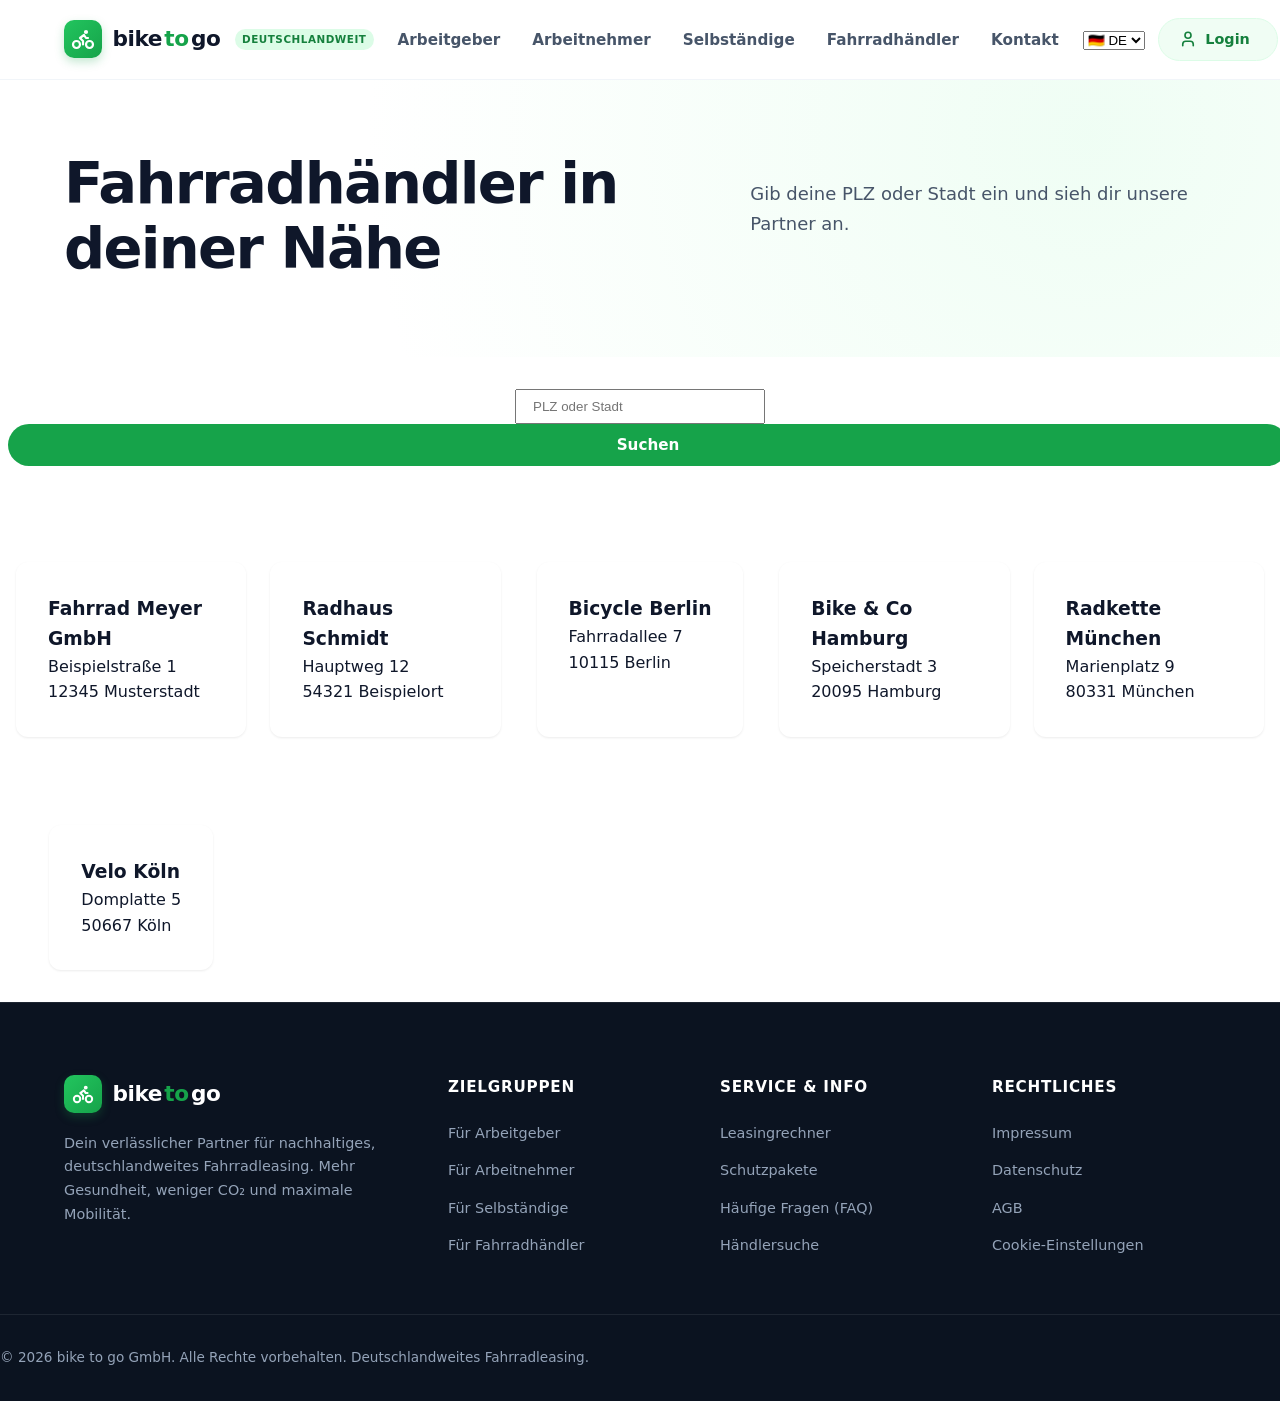
<file: haendlersuche.html>
<!DOCTYPE html>
<html lang="de">
<head>
  <meta charset="UTF-8">
  <meta name="viewport" content="width=device-width, initial-scale=1.0">
  <meta name="description" content="Fahrradhändler in deiner Nähe finden" data-i18n="seo.description">
  <title data-i18n="seo.title">Händlersuche – bike to go</title>
  <link rel="stylesheet" href="css/style.css">
</head>
<body>
  <!-- HEADER (identisch zu index.html) -->
  <header class="site-header" id="siteHeader">
    <div class="container header-inner">
      <!-- Logo "bike to go" -->
      <a href="index.html" class="logo" aria-label="bike to go - Zur Startseite" data-i18n-aria="header.logoAria">
        <div class="logo-icon">
          <!-- Bicycle SVG Icon -->
          <svg width="24" height="24" viewBox="0 0 24 24" fill="none" stroke="currentColor" stroke-width="2.2" stroke-linecap="round" stroke-linejoin="round">
            <circle cx="18.5" cy="17.5" r="3.5"/>
            <circle cx="5.5" cy="17.5" r="3.5"/>
            <circle cx="15" cy="5" r="1"/>
            <path d="M12 17.5V14l-3-3 4-3 2 3h2"/>
          </svg>
        </div>
        <span class="logo-text">
          bike<span class="highlight">to</span>go
        </span>
        <span class="logo-badge" data-i18n="header.logoBadge">Deutschlandweit</span>
      </a>

      <!-- Desktop & Mobile Navigation Links -->
      <nav class="main-nav" id="mainNav" aria-label="Hauptnavigation" data-i18n-aria="nav.ariaLabel">
          <ul class="nav-list">
            <li><a href="arbeitgeber.html" class="nav-link" data-i18n="nav.arbeitgeber">Arbeitgeber</a></li>
            <li><a href="arbeitnehmer.html" class="nav-link" data-i18n="nav.arbeitnehmer">Arbeitnehmer</a></li>
            <li><a href="selbstaendige.html" class="nav-link" data-i18n="nav.selbstaendige">Selbständige</a></li>
            <li><a href="fahrradhaendler.html" class="nav-link" data-i18n="nav.fahrradhaendler">Fahrradhändler</a></li>
            <li><a href="kontakt.html" class="nav-link" data-i18n="nav.kontakt">Kontakt</a></li>
          </ul>
      </nav>

      <!-- Right Header Actions: Language & Login -->
      <div class="header-actions">
        <!-- Language Selector -->
        <div class="lang-selector">
          <select id="langSelect" aria-label="Sprache wählen" data-i18n-aria="header.langSelectAria">
            <option value="de">🇩🇪 DE</option>
            <option value="en">🇬🇧 EN</option>
            <option value="es">🇪🇸 ES</option>
          </select>
        </div>

        <!-- Login Button -->
        <a href="login.html" class="btn-login" aria-label="Login zum Portal" data-i18n-aria="header.loginAria">
          <svg width="18" height="18" viewBox="0 0 24 24" fill="none" stroke="currentColor" stroke-width="2.2" stroke-linecap="round" stroke-linejoin="round">
            <path d="M19 21v-2a4 4 0 0 0-4-4H9a4 4 0 0 0-4 4v2"/>
            <circle cx="12" cy="7" r="4"/>
          </svg>
          <span class="btn-text-full">Login</span>
        </a>

        <!-- Mobile Hamburger Menu Button -->
        <button class="mobile-toggle" id="mobileToggle" aria-label="Menü öffnen" data-i18n-aria="header.mobileToggleAria" aria-expanded="false" aria-controls="mainNav">
          <span></span>
          <span></span>
          <span></span>
        </button>
      </div>
    </div>
  </header>

  <main>
    <section class="hero-section">
      <div class="container hero-grid">
        <h1 class="hero-title" data-i18n="dealerSearch.title">Fahrradhändler in deiner Nähe</h1>
        <p class="hero-subtitle" data-i18n="dealerSearch.subtitle">Gib deine PLZ oder Stadt ein und sieh dir unsere Partner an.</p>
      </div>
    </section>

    <!-- Simple search form (no backend) -->
    <section class="search-section" style="padding:2rem 0; text-align:center;">
      <form class="partner-search" style="margin-bottom:2rem;">
        <input type="text" placeholder="PLZ oder Stadt" aria-label="PLZ oder Stadt" style="padding:0.5rem 1rem; width:250px; max-width:80%;" data-i18n-aria="dealerSearch.input" data-i18n-placeholder="dealerSearch.input">
        <button type="submit" class="btn-primary" style="margin-left:0.5rem;" data-i18n="dealerSearch.button">Suchen</button>
      </form>
    </section>

    <!-- Partner cards grid -->
    <section class="partners-grid-section" style="padding:0 1rem;">
      <div class="partners-grid" style="display:grid; grid-template-columns:repeat(auto-fit, minmax(200px,1fr)); gap:1.5rem;">
        <div class="card partner-card">
          <h3>Fahrrad Meyer GmbH</h3>
          <p>Beispielstraße 1<br>12345 Musterstadt</p>
        </div>
        <div class="card partner-card">
          <h3>Radhaus Schmidt</h3>
          <p>Hauptweg 12<br>54321 Beispielort</p>
        </div>
        <div class="card partner-card">
          <h3>Bicycle Berlin</h3>
          <p>Fahrradallee 7<br>10115 Berlin</p>
        </div>
        <div class="card partner-card">
          <h3>Bike &amp; Co Hamburg</h3>
          <p>Speicherstadt 3<br>20095 Hamburg</p>
        </div>
        <div class="card partner-card">
          <h3>Radkette München</h3>
          <p>Marienplatz 9<br>80331 München</p>
        </div>
        <div class="card partner-card">
          <h3>Velo Köln</h3>
          <p>Domplatte 5<br>50667 Köln</p>
        </div>
      </div>
    </section>
  </main>

  <!-- FOOTER (vollständig wie index.html) -->
  <footer class="site-footer">
    <div class="container">
      <div class="footer-grid">
        <div class="footer-brand">
          <a href="index.html" class="logo">
            <div class="logo-icon">
              <svg width="22" height="22" viewBox="0 0 24 24" fill="none" stroke="currentColor" stroke-width="2.2" stroke-linecap="round" stroke-linejoin="round">
                <circle cx="18.5" cy="17.5" r="3.5"/>
                <circle cx="5.5" cy="17.5" r="3.5"/>
                <circle cx="15" cy="5" r="1"/>
                <path d="M12 17.5V14l-3-3 4-3 2 3h2"/>
              </svg>
            </div>
            <span class="logo-text">bike<span class="highlight">to</span>go</span>
          </a>
          <p class="footer-brand-desc" data-i18n="footer.brand.desc">Dein verlässlicher Partner für nachhaltiges, deutschlandweites Fahrradleasing. Mehr Gesundheit, weniger CO₂ und maximale Mobilität.</p>
        </div>
        <div>
          <h4 class="footer-title" data-i18n="footer.title.targetGroups">Zielgruppen</h4>
          <ul class="footer-links">
            <li><a href="arbeitgeber.html" data-i18n="footer.link.employer">Für Arbeitgeber</a></li>
            <li><a href="arbeitnehmer.html" data-i18n="footer.link.employee">Für Arbeitnehmer</a></li>
            <li><a href="selbstaendige.html" data-i18n="footer.link.freelancers">Für Selbständige</a></li>
            <li><a href="fahrradhaendler.html" data-i18n="footer.link.dealers">Für Fahrradhändler</a></li>
          </ul>
        </div>
        <div>
          <h4 class="footer-title" data-i18n="footer.title.services">Service &amp; Info</h4>
          <ul class="footer-links">
            <li><a href="index.html#leasingrechner" data-i18n="calculator.title">Leasingrechner</a></li>
            <li><a href="benefits.html" data-placeholder="Pakete &amp; Benefits" data-i18n="footer.link.protectionPackages">Schutzpakete</a></li>
            <li><a href="faq.html" data-i18n="footer.link.faq">Häufige Fragen (FAQ)</a></li>
            <li><a href="haendlersuche.html" data-i18n="footer.link.dealerSearch">Händlersuche</a></li>
          </ul>
        </div>
        <div>
          <h4 class="footer-title" data-i18n="footer.title.legal">Rechtliches</h4>
          <ul class="footer-links">
            <li><a href="impressum.html" data-i18n="footer.link.impressum">Impressum</a></li>
            <li><a href="datenschutz.html" data-i18n="footer.link.datenschutz">Datenschutz</a></li>
            <li><a href="agb.html" data-i18n="footer.link.agb">AGB</a></li>
            <li><a href="cookies.html" data-i18n="footer.link.cookieSettings">Cookie‑Einstellungen</a></li>
          </ul>
        </div>
      </div>
    </div>
    <div class="footer-bottom">
      <p data-i18n="footer.bottom.copy">&copy; 2026 bike to go GmbH. Alle Rechte vorbehalten. Deutschlandweites Fahrradleasing.</p>
    </div>
  </footer>

  <script type="module" src="js/translations.js"></script>
  <script type="module" src="js/main.js"></script>
</body>
</html>
</file>
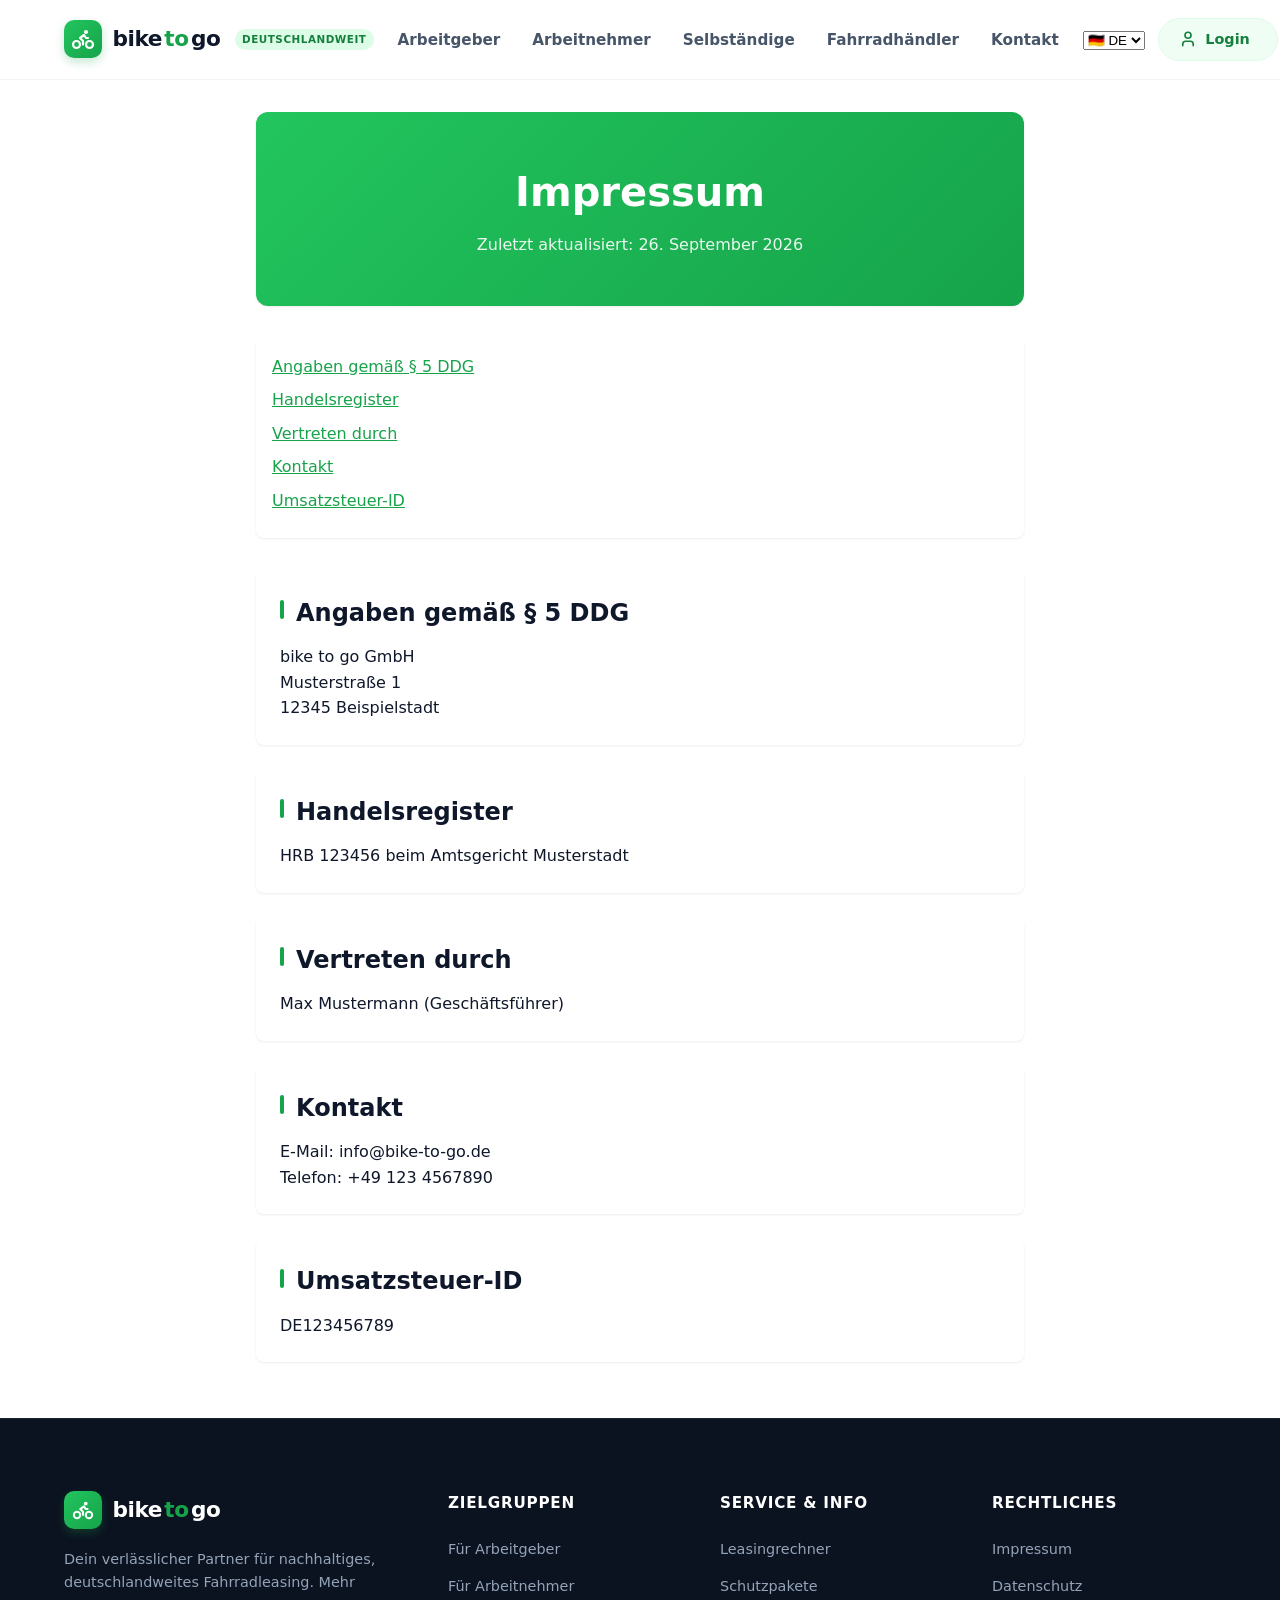
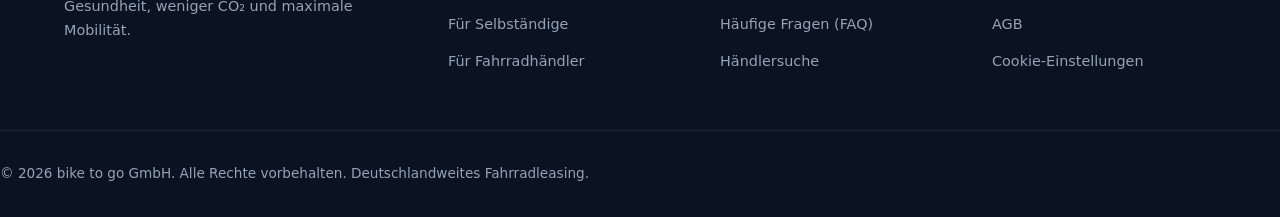
<file: impressum.html>
<!DOCTYPE html>
<html lang="de">
<head>
  <meta charset="UTF-8">
  <meta name="viewport" content="width=device-width, initial-scale=1.0">
  <meta name="description" content="Impressum der bike to go GmbH">
  <title data-i18n="legal.imprint.meta.title">Impressum | bike to go</title>
  <link rel="stylesheet" href="css/style.css">
</head>
<body>
  <!-- Header (same as index) -->
  <header class="site-header" id="siteHeader">
    <div class="container header-inner">
      <!-- Logo "bike to go" -->
      <a href="index.html" class="logo" aria-label="bike to go - Zur Startseite" data-i18n-aria="header.logoAria">
        <div class="logo-icon">
          <!-- Bicycle SVG Icon -->
          <svg width="24" height="24" viewBox="0 0 24 24" fill="none" stroke="currentColor" stroke-width="2.2" stroke-linecap="round" stroke-linejoin="round">
            <circle cx="18.5" cy="17.5" r="3.5"/>
            <circle cx="5.5" cy="17.5" r="3.5"/>
            <circle cx="15" cy="5" r="1"/>
            <path d="M12 17.5V14l-3-3 4-3 2 3h2"/>
          </svg>
        </div>
        <span class="logo-text">
          bike<span class="highlight">to</span>go
        </span>
        <span class="logo-badge" data-i18n="header.logoBadge">Deutschlandweit</span>
      </a>

      <!-- Desktop & Mobile Navigation Links -->
      <nav class="main-nav" id="mainNav" aria-label="Hauptnavigation" data-i18n-aria="nav.ariaLabel">
          <ul class="nav-list">
            <li><a href="arbeitgeber.html" class="nav-link" data-i18n="nav.arbeitgeber">Arbeitgeber</a></li>
            <li><a href="arbeitnehmer.html" class="nav-link" data-i18n="nav.arbeitnehmer">Arbeitnehmer</a></li>
            <li><a href="selbstaendige.html" class="nav-link" data-i18n="nav.selbstaendige">Selbständige</a></li>
            <li><a href="fahrradhaendler.html" class="nav-link" data-i18n="nav.fahrradhaendler">Fahrradhändler</a></li>
            <li><a href="kontakt.html" class="nav-link" data-i18n="nav.kontakt">Kontakt</a></li>
          </ul>
      </nav>

      <!-- Right Header Actions: Language & Login -->
      <div class="header-actions">
        <!-- Language Selector -->
        <div class="lang-selector">
          <select id="langSelect" aria-label="Sprache wählen" data-i18n-aria="header.langSelectAria">
            <option value="de">🇩🇪 DE</option>
            <option value="en">🇬🇧 EN</option>
            <option value="es">🇪🇸 ES</option>
          </select>
        </div>

        <!-- Login Button -->
        <a href="login.html" class="btn-login" aria-label="Login zum Portal" data-i18n-aria="header.loginAria">
          <svg width="18" height="18" viewBox="0 0 24 24" fill="none" stroke="currentColor" stroke-width="2.2" stroke-linecap="round" stroke-linejoin="round">
            <path d="M19 21v-2a4 4 0 0 0-4-4H9a4 4 0 0 0-4 4v2"/>
            <circle cx="12" cy="7" r="4"/>
          </svg>
          <span class="btn-text-full" data-i18n="header.login">Login</span>
        </a>

        <!-- Mobile Hamburger Menu Button -->
        <button class="mobile-toggle" id="mobileToggle" aria-label="Menü öffnen" data-i18n-aria="header.mobileToggleAria" aria-expanded="false" aria-controls="mainNav">
          <span></span>
          <span></span>
          <span></span>
        </button>
      </div>
    </div>
  </header>

  <main>
<main>
  <section class="legal-page">
    <div class="legal-hero">
      <h1 data-i18n="footer.link.impressum">Impressum</h1>
      <p data-i18n="legal.terms.updated">Zuletzt aktualisiert: 26. September 2026</p>
    <p class="legal-translation-notice" data-i18n="legal.translationNotice" hidden>Hinweis: Diese Übersetzung dient nur der Information. Rechtlich verbindlich ist die deutsche Fassung.</p>
    </div>
    <nav class="legal-toc">
      <ul>
        <li><a href="#angaben" data-i18n="legal.imprint.info.title">Angaben gemäß § 5 DDG</a></li>
        <li><a href="#handelsregister" data-i18n="legal.imprint.register.title">Handelsregister</a></li>
        <li><a href="#vertreten" data-i18n="legal.imprint.represented.title">Vertreten durch</a></li>
        <li><a href="#kontakt" data-i18n="nav.kontakt">Kontakt</a></li>
        <li><a href="#umsatzsteuer" data-i18n="legal.imprint.vat.title">Umsatzsteuer-ID</a></li>
      </ul>
    </nav>
    <div class="legal-section" id="angaben">
      <h2 data-i18n="legal.imprint.info.title">Angaben gemäß § 5 DDG</h2>
      <p>bike to go GmbH<br>
      Musterstraße 1<br>
      12345 Beispielstadt</p>
    </div>
    <div class="legal-section" id="handelsregister">
      <h2 data-i18n="legal.imprint.register.title">Handelsregister</h2>
      <p>HRB 123456 <span data-i18n="legal.imprint.court">beim Amtsgericht</span> Musterstadt</p>
    </div>
    <div class="legal-section" id="vertreten">
      <h2 data-i18n="legal.imprint.represented.title">Vertreten durch</h2>
      <p>Max Mustermann <span data-i18n="legal.imprint.ceo">(Geschäftsführer)</span></p>
    </div>
    <div class="legal-section" id="kontakt">
      <h2 data-i18n="nav.kontakt">Kontakt</h2>
      <p><span data-i18n="legal.email">E-Mail:</span> <a href="mailto:info@bike-to-go.de">info@bike-to-go.de</a><br>
      <span data-i18n="legal.phone">Telefon:</span> +49 123 4567890</p>
    </div>
    <div class="legal-section" id="umsatzsteuer">
      <h2 data-i18n="legal.imprint.vat.title">Umsatzsteuer-ID</h2>
      <p>DE123456789</p>
    </div>
  </section>
</main>
  </main>

  <!-- Footer (same as index) -->
  <footer class="site-footer">
    <div class="container">
      <div class="footer-grid">
        <!-- Brand Info -->
        <div class="footer-brand">
          <a href="index.html" class="logo">
            <div class="logo-icon">
              <svg width="22" height="22" viewBox="0 0 24 24" fill="none" stroke="currentColor" stroke-width="2.2" stroke-linecap="round" stroke-linejoin="round">
                <circle cx="18.5" cy="17.5" r="3.5"/>
                <circle cx="5.5" cy="17.5" r="3.5"/>
                <circle cx="15" cy="5" r="1"/>
                <path d="M12 17.5V14l-3-3 4-3 2 3h2"/>
              </svg>
            </div>
            <span class="logo-text">bike<span class="highlight">to</span>go</span>
          </a>
          <p class="footer-brand-desc" data-i18n="footer.brand.desc">Dein verlässlicher Partner für nachhaltiges, deutschlandweites Fahrradleasing. Mehr Gesundheit, weniger CO₂ und maximale Mobilität.</p>
        </div>
        <!-- Navigation Links -->
        <div>
          <h4 class="footer-title" data-i18n="footer.title.targetGroups">Zielgruppen</h4>
          <ul class="footer-links">
            <li><a href="arbeitgeber.html" data-i18n="footer.link.employer">Für Arbeitgeber</a></li>
            <li><a href="index.html#arbeitnehmer" data-placeholder="Bereich Arbeitnehmer" data-i18n="footer.link.employee">Für Arbeitnehmer</a></li>
            <li><a href="index.html#selbstaendige" data-placeholder="Bereich Selbständige" data-i18n="footer.link.freelancers">Für Selbständige</a></li>
            <li><a href="index.html#fahrradhaendler" data-placeholder="Bereich Fachhändler" data-i18n="footer.link.dealers">Für Fahrradhändler</a></li>
          </ul>
        </div>
        <!-- Services -->
        <div>
          <h4 class="footer-title" data-i18n="footer.title.services">Service &amp; Info</h4>
          <ul class="footer-links">
            <li><a href="index.html#leasingrechner" data-i18n="calculator.title">Leasingrechner</a></li>
            <li><a href="benefits.html" data-i18n="footer.link.protectionPackages">Schutzpakete</a></li>
            <li><a href="faq.html" data-i18n="footer.link.faq">Häufige Fragen (FAQ)</a></li>
            <li><a href="haendlersuche.html" data-i18n="footer.link.dealerSearch">Händlersuche</a></li>
          </ul>
        </div>
        <!-- Legal -->
        <div>
          <h4 class="footer-title" data-i18n="footer.title.legal">Rechtliches</h4>
          <ul class="footer-links">
            <li><a href="impressum.html" data-i18n="footer.link.impressum">Impressum</a></li>
            <li><a href="datenschutz.html" data-i18n="footer.link.datenschutz">Datenschutz</a></li>
            <li><a href="agb.html" data-i18n="footer.link.agb">AGB</a></li>
            <li><a href="cookies.html" data-i18n="footer.link.cookieSettings">Cookie-Einstellungen</a></li>
          </ul>
        </div>
      </div>
    </div>
    <div class="footer-bottom">
      <p data-i18n="footer.bottom.copy">&copy; 2026 bike to go GmbH. Alle Rechte vorbehalten. Deutschlandweites Fahrradleasing.</p>
    </div>
  </footer>

  <script type="module" src="js/translations.js"></script>
  <script type="module" src="js/main.js"></script>
</body>
</html>
</file>
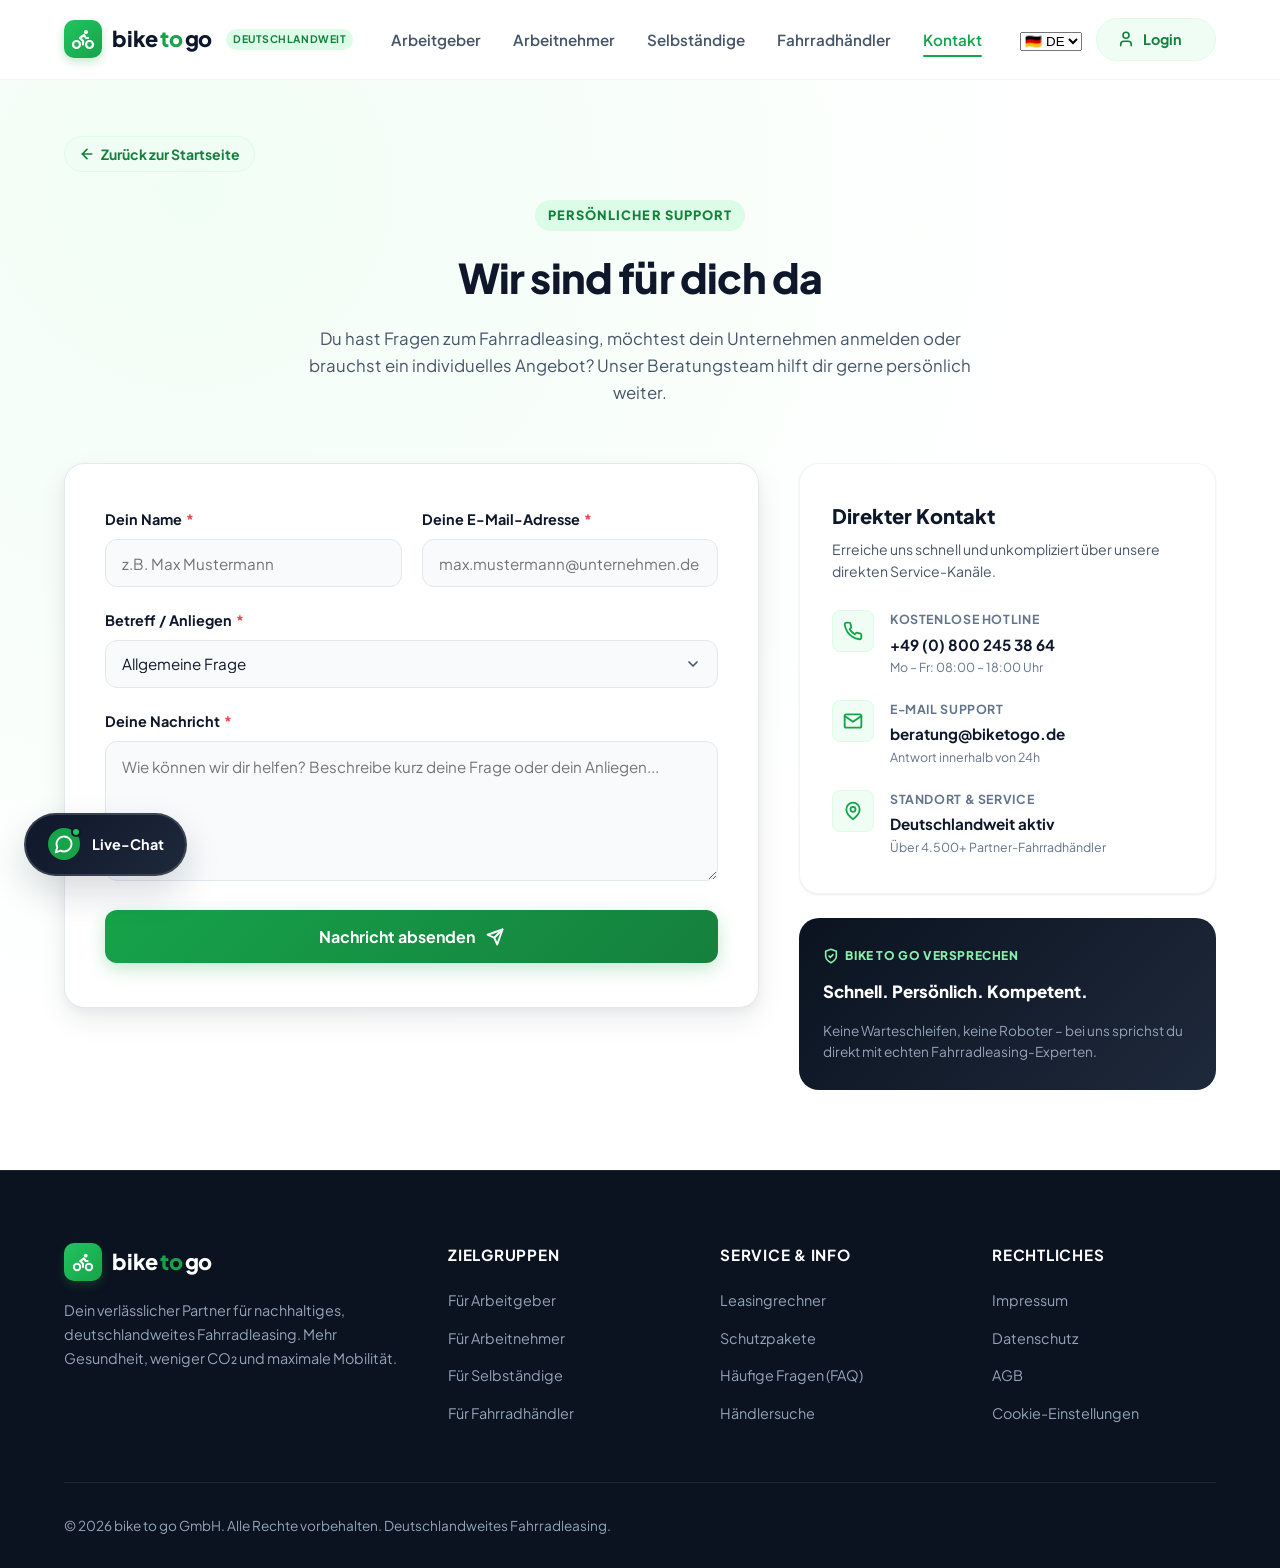
<file: kontakt.html>
<!DOCTYPE html>
<html lang="de">
<head>
  <meta charset="UTF-8">
  <meta name="viewport" content="width=device-width, initial-scale=1.0">
  <meta name="description" content="Kontaktiere bike to go - Dein persönlicher Ansprechpartner für deutschlandweites Fahrradleasing. Wir beraten Arbeitgeber, Arbeitnehmer und Selbständige gerne.">
  <title data-i18n="contact.meta.title">Kontakt & Beratung | bike to go</title>
  
  <!-- Google Fonts: Plus Jakarta Sans -->
  <link rel="preconnect" href="https://fonts.googleapis.com">
  <link rel="preconnect" href="https://fonts.gstatic.com" crossorigin>
  <link href="https://fonts.googleapis.com/css2?family=Plus+Jakarta+Sans:wght@400;500;600;700;800&display=swap" rel="stylesheet">
  
  <!-- Main Stylesheet -->
  <link rel="stylesheet" href="css/style.css">
</head>
<body>

  <!-- =========================================================================
       1. HEADER & NAVIGATION (EINHEITLICH MIT STARTSEITE)
       ========================================================================= -->
  <header class="site-header" id="siteHeader">
    <div class="container header-inner">
      <!-- Logo "bike to go" -->
      <a href="index.html" class="logo" aria-label="bike to go - Zur Startseite" data-i18n-aria="header.logoAria">
        <div class="logo-icon">
          <!-- Bicycle SVG Icon -->
          <svg width="24" height="24" viewBox="0 0 24 24" fill="none" stroke="currentColor" stroke-width="2.2" stroke-linecap="round" stroke-linejoin="round">
            <circle cx="18.5" cy="17.5" r="3.5"/>
            <circle cx="5.5" cy="17.5" r="3.5"/>
            <circle cx="15" cy="5" r="1"/>
            <path d="M12 17.5V14l-3-3 4-3 2 3h2"/>
          </svg>
        </div>
        <span class="logo-text">
          bike<span class="highlight">to</span>go
        </span>
        <span class="logo-badge" data-i18n="header.logoBadge">Deutschlandweit</span>
      </a>

      <!-- Desktop & Mobile Navigation Links -->
      <nav class="main-nav" id="mainNav" aria-label="Hauptnavigation" data-i18n-aria="nav.ariaLabel">
          <ul class="nav-list">
            <li><a href="arbeitgeber.html" class="nav-link" data-i18n="nav.arbeitgeber">Arbeitgeber</a></li>
            <li><a href="arbeitnehmer.html" class="nav-link" data-i18n="nav.arbeitnehmer">Arbeitnehmer</a></li>
            <li><a href="selbstaendige.html" class="nav-link" data-i18n="nav.selbstaendige">Selbständige</a></li>
            <li><a href="fahrradhaendler.html" class="nav-link" data-i18n="nav.fahrradhaendler">Fahrradhändler</a></li>
            <li><a href="kontakt.html" class="nav-link active" data-i18n="nav.kontakt" aria-current="page">Kontakt</a></li>
          </ul>
      </nav>

      <!-- Right Header Actions: Language & Login -->
      <div class="header-actions">
        <!-- Language Selector -->
        <div class="lang-selector">
          <select id="langSelect" aria-label="Sprache wählen" data-i18n-aria="header.langSelectAria">
            <option value="de">🇩🇪 DE</option>
            <option value="en">🇬🇧 EN</option>
            <option value="es">🇪🇸 ES</option>
          </select>
        </div>

        <!-- Login Button -->
        <a href="login.html" class="btn-login" aria-label="Login zum Portal" data-i18n-aria="header.loginAria">
          <svg width="18" height="18" viewBox="0 0 24 24" fill="none" stroke="currentColor" stroke-width="2.2" stroke-linecap="round" stroke-linejoin="round">
            <path d="M19 21v-2a4 4 0 0 0-4-4H9a4 4 0 0 0-4 4v2"/>
            <circle cx="12" cy="7" r="4"/>
          </svg>
          <span class="btn-text-full" data-i18n="header.login">Login</span>
        </a>

        <!-- Mobile Hamburger Menu Button -->
        <button class="mobile-toggle" id="mobileToggle" aria-label="Menü öffnen" data-i18n-aria="header.mobileToggleAria" aria-expanded="false" aria-controls="mainNav">
          <span></span>
          <span></span>
          <span></span>
        </button>
      </div>
    </div>
  </header>

  <main>
    <!-- =========================================================================
         2. KONTAKT-HAUPTBEREICH
         ========================================================================= -->
    <section class="contact-page-section">
      <div class="container">
        <!-- Back to Home Link -->
        <a href="index.html" class="breadcrumb-back">
          <svg width="16" height="16" viewBox="0 0 24 24" fill="none" stroke="currentColor" stroke-width="2.5" stroke-linecap="round" stroke-linejoin="round">
            <line x1="19" y1="12" x2="5" y2="12"></line>
            <polyline points="12 19 5 12 12 5"></polyline>
          </svg>
          <span data-i18n="employer.back">Zurück zur Startseite</span>
        </a>

        <!-- Header -->
        <div class="section-header text-center">
          <span class="section-tag" data-i18n="contact.hero.badge">Persönlicher Support</span>
          <h1 class="section-title" data-i18n="contact.hero.title">Wir sind für dich da</h1>
          <p class="section-subtitle" data-i18n="contact.hero.text">
            Du hast Fragen zum Fahrradleasing, möchtest dein Unternehmen anmelden oder brauchst ein individuelles Angebot? Unser Beratungsteam hilft dir gerne persönlich weiter.
          </p>
        </div>

        <div class="contact-grid">
          <!-- Left: Contact Form Card -->
          <div class="contact-form-card">
            <!-- Confirmation Success Banner (Shown after submit) -->
            <div class="form-success-banner" id="formSuccessBanner" role="alert">
              <div class="success-icon-box">
                <svg width="22" height="22" viewBox="0 0 24 24" fill="none" stroke="currentColor" stroke-width="3" stroke-linecap="round" stroke-linejoin="round">
                  <polyline points="20 6 9 17 4 12"></polyline>
                </svg>
              </div>
              <div>
                <h4 class="success-title"><span data-i18n="contact.success.title">Vielen Dank für deine Nachricht</span><span id="successUserName"></span>!</h4>
                <p class="success-text" data-i18n="contact.success.text">
                  Deine Anfrage ist erfolgreich bei uns eingegangen. Ein Kundenberater von bike to go meldet sich werktags innerhalb von 24 Stunden bei dir.
                </p>
              </div>
            </div>

            <!-- Form -->
            <form id="contactForm" class="contact-form" novalidate>
              <div class="form-row-2">
                <!-- Name Field -->
                <div class="form-group">
                  <label for="contactName" class="form-label">
                    <span data-i18n="contact.form.name">Dein Name</span>
                    <span class="required-star">*</span>
                  </label>
                  <input 
                    type="text" 
                    id="contactName" 
                    class="form-input" 
                    placeholder="z.B. Max Mustermann" 
                    required data-i18n-placeholder="contact.form.name.placeholder"
                  >
                </div>

                <!-- E-Mail Field -->
                <div class="form-group">
                  <label for="contactEmail" class="form-label">
                    <span data-i18n="contact.form.email">Deine E-Mail-Adresse</span>
                    <span class="required-star">*</span>
                  </label>
                  <input 
                    type="email" 
                    id="contactEmail" 
                    class="form-input" 
                    placeholder="max.mustermann@unternehmen.de" 
                    required data-i18n-placeholder="contact.form.email.placeholder"
                  >
                </div>
              </div>

              <!-- Subject Dropdown Field -->
              <div class="form-group">
                <label for="contactSubject" class="form-label">
                  <span data-i18n="contact.form.subject">Betreff / Anliegen</span>
                  <span class="required-star">*</span>
                </label>
                <select id="contactSubject" class="form-select" required>
                  <option value="Allgemeine Frage" selected data-i18n="contact.subject.general">Allgemeine Frage</option>
                  <option value="Arbeitgeber-Anfrage" data-i18n="contact.subject.employer">Arbeitgeber-Anfrage (Dienstrad im Unternehmen)</option>
                  <option value="Arbeitnehmer-Anfrage" data-i18n="contact.subject.employee">Arbeitnehmer-Anfrage (Wunschrad leasen)</option>
                  <option value="Selbständigen-Leasing" data-i18n="contact.subject.freelancer">Selbständigen-Leasing</option>
                  <option value="Fahrradhändler-Partnerschaft" data-i18n="contact.subject.dealer">Fahrradhändler-Partnerschaft</option>
                  <option value="Technischer Support" data-i18n="contact.subject.support">Technischer Support &amp; Portal-Hilfe</option>
                  <option value="Leasing-Paket: Basic" data-i18n="contact.subject.basic">Leasing-Paket: Basic</option>
                  <option value="Leasing-Paket: Comfort" data-i18n="contact.subject.comfort">Leasing-Paket: Comfort</option>
                  <option value="Leasing-Paket: Premium" data-i18n="contact.subject.premium">Leasing-Paket: Premium</option>
                  <option value="Sonstiges / Kooperationsanfrage" data-i18n="contact.subject.other">Sonstiges / Kooperationsanfrage</option>
                </select>
              </div>

              <!-- Message Textarea Field -->
              <div class="form-group">
                <label for="contactMessage" class="form-label">
                  <span data-i18n="contact.form.message">Deine Nachricht</span>
                  <span class="required-star">*</span>
                </label>
                <textarea 
                  id="contactMessage" 
                  class="form-textarea" 
                  placeholder="Wie können wir dir helfen? Beschreibe kurz deine Frage oder dein Anliegen..." 
                  required data-i18n-placeholder="contact.form.message.placeholder"
                ></textarea>
              </div>

              <!-- Submit Button -->
              <button type="submit" class="form-submit-btn">
                <span data-i18n="contact.form.submit">Nachricht absenden</span>
                <svg width="18" height="18" viewBox="0 0 24 24" fill="none" stroke="currentColor" stroke-width="2.5" stroke-linecap="round" stroke-linejoin="round">
                  <line x1="22" y1="2" x2="11" y2="13"></line>
                  <polygon points="22 2 15 22 11 13 2 9 22 2"></polygon>
                </svg>
              </button>
            </form>
          </div>

          <!-- Right: Contact Information & Direct Channels -->
          <div class="contact-sidebar">
            <div class="contact-info-card">
              <div class="contact-info-header">
                <h3 data-i18n="contact.direct.title">Direkter Kontakt</h3>
                <p data-i18n="contact.direct.text">Erreiche uns schnell und unkompliziert über unsere direkten Service-Kanäle.</p>
              </div>

              <div class="info-items-list">
                <!-- Phone -->
                <div class="info-item">
                  <div class="info-item-icon">
                    <svg width="20" height="20" viewBox="0 0 24 24" fill="none" stroke="currentColor" stroke-width="2.2" stroke-linecap="round" stroke-linejoin="round">
                      <path d="M22 16.92v3a2 2 0 0 1-2.18 2 19.79 19.79 0 0 1-8.63-3.07 19.5 19.5 0 0 1-6-6 19.79 19.79 0 0 1-3.07-8.67A2 2 0 0 1 4.11 2h3a2 2 0 0 1 2 1.72 12.84 12.84 0 0 0 .7 2.81 2 2 0 0 1-.45 2.11L8.09 9.91a16 16 0 0 0 6 6l1.27-1.27a2 2 0 0 1 2.11-.45 12.84 12.84 0 0 0 2.81.7A2 2 0 0 1 22 16.92z"/>
                    </svg>
                  </div>
                  <div class="info-item-content">
                    <span class="info-item-label" data-i18n="contact.hotline.title">Kostenlose Hotline</span>
                    <a href="tel:+498002453864" class="info-item-val">+49 (0) 800 245 38 64</a>
                    <span class="info-item-sub">Mo – Fr: 08:00 – 18:00 Uhr</span>
                  </div>
                </div>

                <!-- E-Mail -->
                <div class="info-item">
                  <div class="info-item-icon">
                    <svg width="20" height="20" viewBox="0 0 24 24" fill="none" stroke="currentColor" stroke-width="2.2" stroke-linecap="round" stroke-linejoin="round">
                      <path d="M4 4h16c1.1 0 2 .9 2 2v12c0 1.1-.9 2-2 2H4c-1.1 0-2-.9-2-2V6c0-1.1.9-2 2-2z"/>
                      <polyline points="22,6 12,13 2,6"/>
                    </svg>
                  </div>
                  <div class="info-item-content">
                    <span class="info-item-label" data-i18n="contact.email.title">E-Mail Support</span>
                    <a href="mailto:beratung@biketogo.de" class="info-item-val">beratung@biketogo.de</a>
                    <span class="info-item-sub" data-i18n="contact.email.reply">Antwort innerhalb von 24h</span>
                  </div>
                </div>

                <!-- Headquarters / Location -->
                <div class="info-item">
                  <div class="info-item-icon">
                    <svg width="20" height="20" viewBox="0 0 24 24" fill="none" stroke="currentColor" stroke-width="2.2" stroke-linecap="round" stroke-linejoin="round">
                      <path d="M20 10c0 6-8 12-8 12s-8-6-8-12a8 8 0 0 1 16 0Z"/>
                      <circle cx="12" cy="10" r="3"/>
                    </svg>
                  </div>
                  <div class="info-item-content">
                    <span class="info-item-label" data-i18n="contact.location.title">Standort & Service</span>
                    <span class="info-item-val" data-i18n="contact.location.active">Deutschlandweit aktiv</span>
                    <span class="info-item-sub" data-i18n="contact.location.dealers">Über 4.500+ Partner-Fahrradhändler</span>
                  </div>
                </div>
              </div>
            </div>

            <!-- Service Guarantee Card -->
            <div class="contact-guarantee-card">
              <div class="guarantee-badge">
                <svg width="16" height="16" viewBox="0 0 24 24" fill="none" stroke="currentColor" stroke-width="2.5" stroke-linecap="round" stroke-linejoin="round">
                  <path d="M12 22s8-4 8-10V5l-8-3-8 3v7c0 6 8 10 8 10"/>
                  <path d="m9 12 2 2 4-4"/>
                </svg>
                <span data-i18n="contact.promise.title">bike to go Versprechen</span>
              </div>
              <h4 class="guarantee-title" data-i18n="contact.promise.headline">Schnell. Persönlich. Kompetent.</h4>
              <p class="guarantee-desc" data-i18n="contact.promise.text">
                Keine Warteschleifen, keine Roboter – bei uns sprichst du direkt mit echten Fahrradleasing-Experten.
              </p>
            </div>
          </div>
        </div>
      </div>
    </section>
  </main>

  <!-- =========================================================================
       3. LIVE-CHAT BUTTON (UNTEN LINKS)
       ========================================================================= -->
  <div class="live-chat-container">
    <!-- Floating Chat Button -->
    <button class="live-chat-btn" id="chatToggleBtn" aria-label="Live-Chat öffnen" data-i18n-aria="liveChat.open">
      <div class="chat-icon-box">
        <svg width="20" height="20" viewBox="0 0 24 24" fill="none" stroke="currentColor" stroke-width="2.2" stroke-linecap="round" stroke-linejoin="round">
          <path d="M7.9 20A9 9 0 1 0 4 16.1L2 22Z"/>
        </svg>
        <span class="chat-online-dot" title="Online" data-i18n-title="chat.status.online"></span>
      </div>
      <span class="chat-btn-text" data-i18n="chat.button">Live-Chat</span>
    </button>

    <!-- Chat Popup Widget (Placeholder) -->
    <div class="chat-popup" id="chatPopup" role="dialog" aria-modal="true" aria-label="Live-Chat Support" data-i18n-aria="chat.windowAria">
      <div class="chat-popup-header">
        <div class="chat-header-info">
          <div class="chat-avatar">🚲</div>
          <div>
            <div class="chat-header-title" data-i18n="chat.header.title">bike to go Support</div>
            <div class="chat-header-status" data-i18n="chat.header.status">Online • Antwortet sofort</div>
          </div>
        </div>
        <button class="chat-close-btn" id="chatCloseBtn" aria-label="Chat schließen" data-i18n-aria="chat.closeAria">
          <svg width="18" height="18" viewBox="0 0 24 24" fill="none" stroke="currentColor" stroke-width="2.5" stroke-linecap="round" stroke-linejoin="round">
            <line x1="18" y1="6" x2="6" y2="18"/>
            <line x1="6" y1="6" x2="18" y2="18"/>
          </svg>
        </button>
      </div>

      <div class="chat-popup-body">
        <div class="chat-message" data-i18n="chat.welcome">
          Hallo! 👋 Wie können wir dir heute beim Dienstrad-Leasing helfen?
        </div>

        <div class="chat-quick-actions">
          <button class="chat-chip" data-i18n="chat.chip.1">🚴‍♀️ Wie funktioniert Fahrradleasing?</button>
          <button class="chat-chip" data-i18n="chat.chip.2">💼 Ich möchte mein Unternehmen anmelden</button>
          <button class="chat-chip" data-i18n="chat.chip.3">📍 Partnerhändler in meiner Nähe</button>
        </div>
      </div>

      <div class="chat-popup-footer">
        <input type="text" class="chat-input-mock" placeholder="Schreibe eine Nachricht..." aria-label="Chat Nachricht schreiben" data-i18n-aria="chat.inputAria" data-i18n-placeholder="chat.input.placeholder">
        <button class="chat-send-btn" aria-label="Nachricht senden" data-i18n-aria="chat.sendAria">
          <svg width="16" height="16" viewBox="0 0 24 24" fill="none" stroke="currentColor" stroke-width="2.5" stroke-linecap="round" stroke-linejoin="round">
            <path d="m22 2-7 20-4-9-9-4Z"/>
            <path d="M22 2 11 13"/>
          </svg>
        </button>
      </div>
    </div>
  </div>

  <!-- =========================================================================
       4. FOOTER
       ========================================================================= -->
  <footer class="site-footer">
    <div class="container">
      <div class="footer-grid">
        <!-- Brand Info -->
        <div class="footer-brand">
          <a href="index.html" class="logo">
            <div class="logo-icon">
              <svg width="22" height="22" viewBox="0 0 24 24" fill="none" stroke="currentColor" stroke-width="2.2" stroke-linecap="round" stroke-linejoin="round">
                <circle cx="18.5" cy="17.5" r="3.5"/>
                <circle cx="5.5" cy="17.5" r="3.5"/>
                <circle cx="15" cy="5" r="1"/>
                <path d="M12 17.5V14l-3-3 4-3 2 3h2"/>
              </svg>
            </div>
            <span class="logo-text">bike<span class="highlight">to</span>go</span>
          </a>
          <p class="footer-brand-desc" data-i18n="footer.brand.desc">
            Dein verlässlicher Partner für nachhaltiges, deutschlandweites Fahrradleasing. Mehr Gesundheit, weniger CO₂ und maximale Mobilität.
          </p>
        </div>

        <!-- Navigation Links -->
        <div>
          <h4 class="footer-title" data-i18n="footer.title.targetGroups">Zielgruppen</h4>
          <ul class="footer-links">
            <li><a href="arbeitgeber.html" data-i18n="footer.link.employer">Für Arbeitgeber</a></li>
            <li><a href="index.html#arbeitnehmer" data-placeholder="Bereich Arbeitnehmer" data-i18n="footer.link.employee">Für Arbeitnehmer</a></li>
            <li><a href="index.html#selbstaendige" data-placeholder="Bereich Selbständige" data-i18n="footer.link.freelancers">Für Selbständige</a></li>
            <li><a href="index.html#fahrradhaendler" data-placeholder="Bereich Fachhändler" data-i18n="footer.link.dealers">Für Fahrradhändler</a></li>
          </ul>
        </div>

        <!-- Services -->
        <div>
          <h4 class="footer-title" data-i18n="footer.title.services">Service & Info</h4>
          <ul class="footer-links">
            <li><a href="index.html#leasingrechner" data-i18n="calculator.title">Leasingrechner</a></li>
            <li><a href="benefits.html" data-placeholder="Pakete & Benefits" data-i18n="footer.link.protectionPackages">Schutzpakete</a></li>
            <li><a href="faq.html" data-i18n="footer.link.faq">Häufige Fragen (FAQ)</a></li>
            <li><a href="haendlersuche.html" data-i18n="footer.link.dealerSearch">Händlersuche</a></li>
          </ul>
        </div>

        <!-- Contact & Legal -->
        <div>
          <h4 class="footer-title" data-i18n="footer.title.legal">Rechtliches</h4>
          <ul class="footer-links">
            <li><a href="impressum.html" data-i18n="footer.link.impressum">Impressum</a></li>
            <li><a href="datenschutz.html" data-i18n="footer.link.datenschutz">Datenschutz</a></li>
            <li><a href="agb.html" data-i18n="footer.link.agb">AGB</a></li>
            <li><a href="cookies.html" data-i18n="footer.link.cookieSettings">Cookie-Einstellungen</a></li>
          </ul>
        </div>
      </div>

      <!-- Bottom Bar -->
      <div class="footer-bottom">
        <p data-i18n="footer.bottom.copy">&copy; 2026 bike to go GmbH. Alle Rechte vorbehalten. Deutschlandweites Fahrradleasing.</p>
      </div>
    </div>
  </footer>

  <!-- Toast Notification Alert -->
  <div class="toast-notice" id="toastNotice" role="status" aria-live="polite">
    <svg width="20" height="20" viewBox="0 0 24 24" fill="none" stroke="#22c55e" stroke-width="2.5" stroke-linecap="round" stroke-linejoin="round">
      <circle cx="12" cy="12" r="10"/>
      <line x1="12" y1="16" x2="12" y2="12"/>
      <line x1="12" y1="8" x2="12.01" y2="8"/>
    </svg>
    <p id="toastText" data-i18n="toast.message">Diese Funktion wird im nächsten Schritt freigeschaltet.</p>
  </div>

  <!-- Main JavaScript File -->
  <script type="module" src="js/main.js"></script>
</body>
</html>
</file>
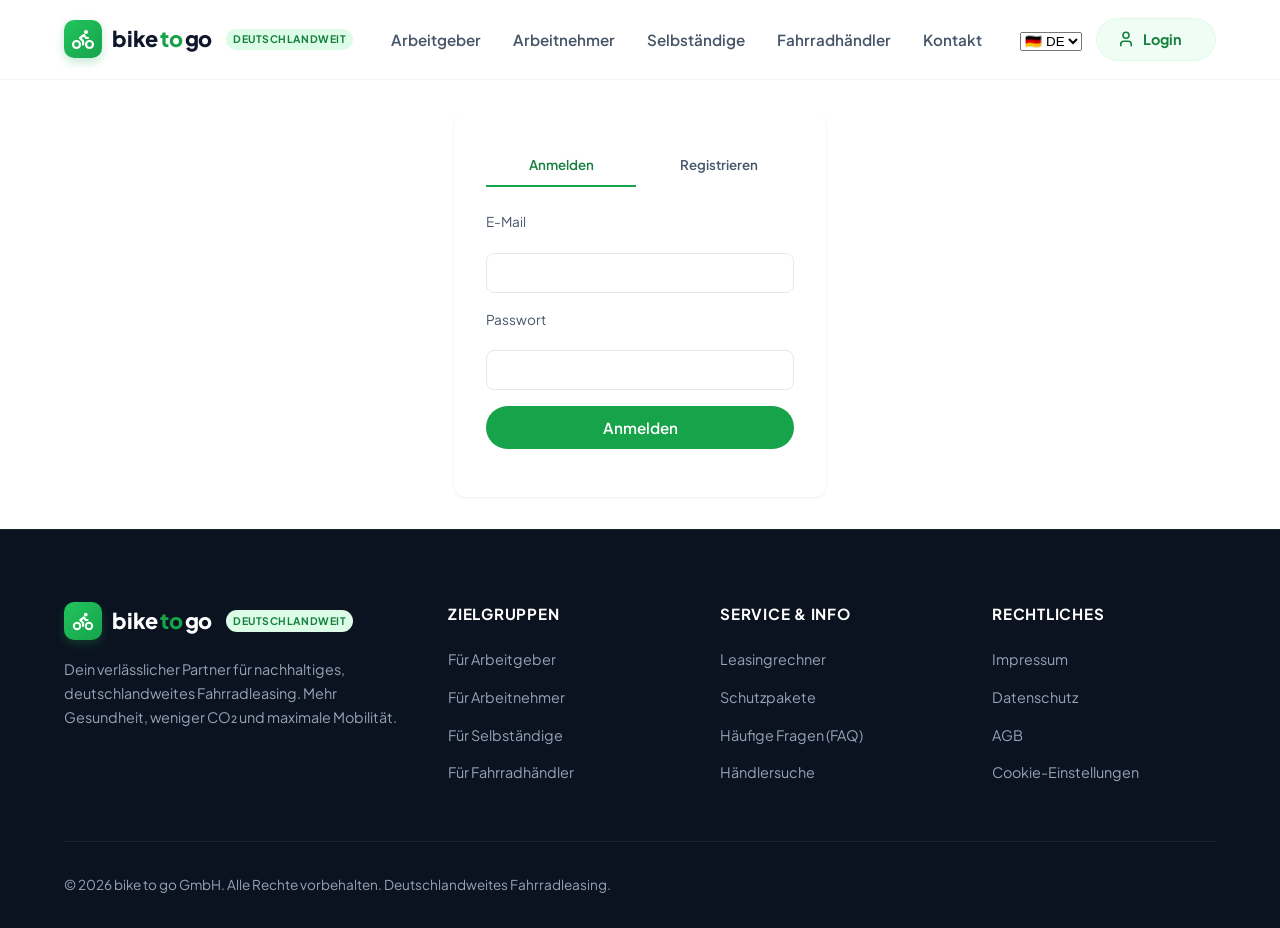
<file: login.html>
<!DOCTYPE html>
<html lang="de">
<head>
  <meta charset="UTF-8">
  <meta name="viewport" content="width=device-width, initial-scale=1.0">
  <meta name="description" data-i18n="seo.description" content="Login und Registrierung für bike to go">
  <title data-i18n="seo.title">bike to go – Login</title>
  <link rel="preconnect" href="https://fonts.googleapis.com">
  <link rel="preconnect" href="https://fonts.gstatic.com" crossorigin>
  <link href="https://fonts.googleapis.com/css2?family=Plus+Jakarta+Sans:wght@400;500;600;700;800&display=swap" rel="stylesheet">
  <link rel="stylesheet" href="css/style.css">
</head>
<body>
  <!-- HEADER (copied from other pages) -->
  <header class="site-header" id="siteHeader">
    <div class="container header-inner">
      <!-- Logo "bike to go" -->
      <a href="index.html" class="logo" aria-label="bike to go - Zur Startseite" data-i18n-aria="header.logoAria">
        <div class="logo-icon">
          <!-- Bicycle SVG Icon -->
          <svg width="24" height="24" viewBox="0 0 24 24" fill="none" stroke="currentColor" stroke-width="2.2" stroke-linecap="round" stroke-linejoin="round">
            <circle cx="18.5" cy="17.5" r="3.5"/>
            <circle cx="5.5" cy="17.5" r="3.5"/>
            <circle cx="15" cy="5" r="1"/>
            <path d="M12 17.5V14l-3-3 4-3 2 3h2"/>
          </svg>
        </div>
        <span class="logo-text">
          bike<span class="highlight">to</span>go
        </span>
        <span class="logo-badge" data-i18n="header.logoBadge">Deutschlandweit</span>
      </a>

      <!-- Desktop & Mobile Navigation Links -->
      <nav class="main-nav" id="mainNav" aria-label="Hauptnavigation" data-i18n-aria="nav.ariaLabel">
          <ul class="nav-list">
            <li><a href="arbeitgeber.html" class="nav-link" data-i18n="nav.arbeitgeber">Arbeitgeber</a></li>
            <li><a href="arbeitnehmer.html" class="nav-link" data-i18n="nav.arbeitnehmer">Arbeitnehmer</a></li>
            <li><a href="selbstaendige.html" class="nav-link" data-i18n="nav.selbstaendige">Selbständige</a></li>
            <li><a href="fahrradhaendler.html" class="nav-link" data-i18n="nav.fahrradhaendler">Fahrradhändler</a></li>
            <li><a href="kontakt.html" class="nav-link" data-i18n="nav.kontakt">Kontakt</a></li>
          </ul>
      </nav>

      <!-- Right Header Actions: Language & Login -->
      <div class="header-actions">
        <!-- Language Selector -->
        <div class="lang-selector">
          <select id="langSelect" aria-label="Sprache wählen" data-i18n-aria="header.langSelectAria">
            <option value="de">🇩🇪 DE</option>
            <option value="en">🇬🇧 EN</option>
            <option value="es">🇪🇸 ES</option>
          </select>
        </div>

        <!-- Login Button -->
        <a href="login.html" class="btn-login" aria-label="Login zum Portal" data-i18n-aria="header.loginAria">
          <svg width="18" height="18" viewBox="0 0 24 24" fill="none" stroke="currentColor" stroke-width="2.2" stroke-linecap="round" stroke-linejoin="round">
            <path d="M19 21v-2a4 4 0 0 0-4-4H9a4 4 0 0 0-4 4v2"/>
            <circle cx="12" cy="7" r="4"/>
          </svg>
          <span class="btn-text-full">Login</span>
        </a>

        <!-- Mobile Hamburger Menu Button -->
        <button class="mobile-toggle" id="mobileToggle" aria-label="Menü öffnen" data-i18n-aria="header.mobileToggleAria" aria-expanded="false" aria-controls="mainNav">
          <span></span>
          <span></span>
          <span></span>
        </button>
      </div>
    </div>
  </header>

  <!-- MAIN CONTENT: centered card -->
  <main class="container" style="max-width: 420px; margin: 2rem auto;">
    <div class="card">
      <div class="tabs">
        <button class="tab active" data-tab="login" data-i18n="login.signIn">Anmelden</button>
        <button class="tab" data-tab="register" data-i18n="login.signUp">Registrieren</button>
      </div>
      <div class="tab-content active" id="loginTab">
        <form id="loginForm">
          <label for="loginEmail" data-i18n="login.email">E-Mail</label>
          <input type="email" id="loginEmail" required />
          <label for="loginPassword" data-i18n="login.password">Passwort</label>
          <input type="password" id="loginPassword" required />
          <button type="submit" class="btn-primary" data-i18n="login.signIn">Anmelden</button>
        </form>
      </div>
      <div class="tab-content" id="registerTab">
        <form id="registerForm">
          <label for="regName" data-i18n="login.name">Name</label>
          <input type="text" id="regName" required />
          <label for="regEmail" data-i18n="login.email">E-Mail</label>
          <input type="email" id="regEmail" required />
          <label for="regPassword" data-i18n="login.password">Passwort</label>
          <input type="password" id="regPassword" required />
          <label for="regPasswordRepeat" data-i18n="login.passwordRepeat">Passwort wiederholen</label>
          <input type="password" id="regPasswordRepeat" required />
          <button type="submit" class="btn-primary" data-i18n="login.createAccount">Konto erstellen</button>
        </form>
      </div>
      <div id="loginMessage" style="margin-top:1rem; color:var(--color-success);"></div>
    </div>
  </main>

  <script type="module">
    const user = JSON.parse(localStorage.getItem('loggedInUser'));
    if (user && user.name) {
      const msg = document.createElement('div');
      msg.style.textAlign = 'center';
      msg.style.marginTop = '1rem';
      msg.textContent = (window.t ? window.t('login.loggedInAs', { name: user.name }) : `Eingeloggt als ${user.name}`);
      document.body.insertBefore(msg, document.querySelector('main'));
    }
  </script>

  <script type="module" src="js/translations.js"></script>
  <script type="module" src="js/login.js"></script>
  <script type="module" src="js/main.js"></script>

<footer class="site-footer" id="kontakt">
  <div class="container">
    <div class="footer-grid">
      <!-- Brand Info -->
      <div class="footer-brand">
        <a href="index.html" class="logo">
          <div class="logo-icon">
            <svg width="22" height="22" viewBox="0 0 24 24" fill="none" stroke="currentColor" stroke-width="2.2" stroke-linecap="round" stroke-linejoin="round">
              <circle cx="18.5" cy="17.5" r="3.5"/>
              <circle cx="5.5" cy="17.5" r="3.5"/>
              <circle cx="15" cy="5" r="1"/>
              <path d="M12 17.5V14l-3-3 4-3 2 3h2"/>
            </svg>
          </div>
          <span class="logo-text">bike<span class="highlight">to</span>go</span>
          <span class="logo-badge" data-i18n="header.logoBadge">Deutschlandweit</span>
        </a>
        <p class="footer-brand-desc" data-i18n="footer.brand.desc">Dein verlässlicher Partner für nachhaltiges, deutschlandweites Fahrradleasing. Mehr Gesundheit, weniger CO₂ und maximale Mobilität.</p>
      </div>

      <!-- Navigation Links -->
      <div>
        <h4 class="footer-title" data-i18n="footer.title.targetGroups">Zielgruppen</h4>
        <ul class="footer-links">
          <li><a href="arbeitgeber.html" data-i18n="footer.link.employer">Für Arbeitgeber</a></li>
          <li><a href="arbeitnehmer.html" data-i18n="footer.link.employee">Für Arbeitnehmer</a></li>
          <li><a href="selbstaendige.html" data-i18n="footer.link.freelancers">Für Selbständige</a></li>
          <li><a href="fahrradhaendler.html" data-i18n="footer.link.dealers">Für Fahrradhändler</a></li>
        </ul>
      </div>

      <!-- Services -->
      <div>
        <h4 class="footer-title" data-i18n="footer.title.services">Service & Info</h4>
        <ul class="footer-links">
          <li><a href="index.html#leasingrechner" data-i18n="calculator.title">Leasingrechner</a></li>
          <li><a href="benefits.html" data-i18n="footer.link.protectionPackages">Schutzpakete</a></li>
          <li><a href="faq.html" data-i18n="footer.link.faq">Häufige Fragen (FAQ)</a></li>
          <li><a href="haendlersuche.html" data-i18n="footer.link.dealerSearch">Händlersuche</a></li>
        </ul>
      </div>

      <!-- Contact & Legal -->
      <div>
        <h4 class="footer-title" data-i18n="footer.title.legal">Rechtliches</h4>
        <ul class="footer-links">
          <li><a href="impressum.html" data-i18n="footer.link.impressum">Impressum</a></li>
          <li><a href="datenschutz.html" data-i18n="footer.link.datenschutz">Datenschutz</a></li>
          <li><a href="agb.html" data-i18n="footer.link.agb">AGB</a></li>
          <li><a href="cookies.html" data-i18n="footer.link.cookieSettings">Cookie-Einstellungen</a></li>
        </ul>
      </div>
    </div>

    <div class="footer-bottom">
      <p data-i18n="footer.bottom.copy">&copy; 2026 bike to go GmbH. Alle Rechte vorbehalten. Deutschlandweites Fahrradleasing.</p>
    </div>
  </div>
</footer>

</body>
</html>
</file>
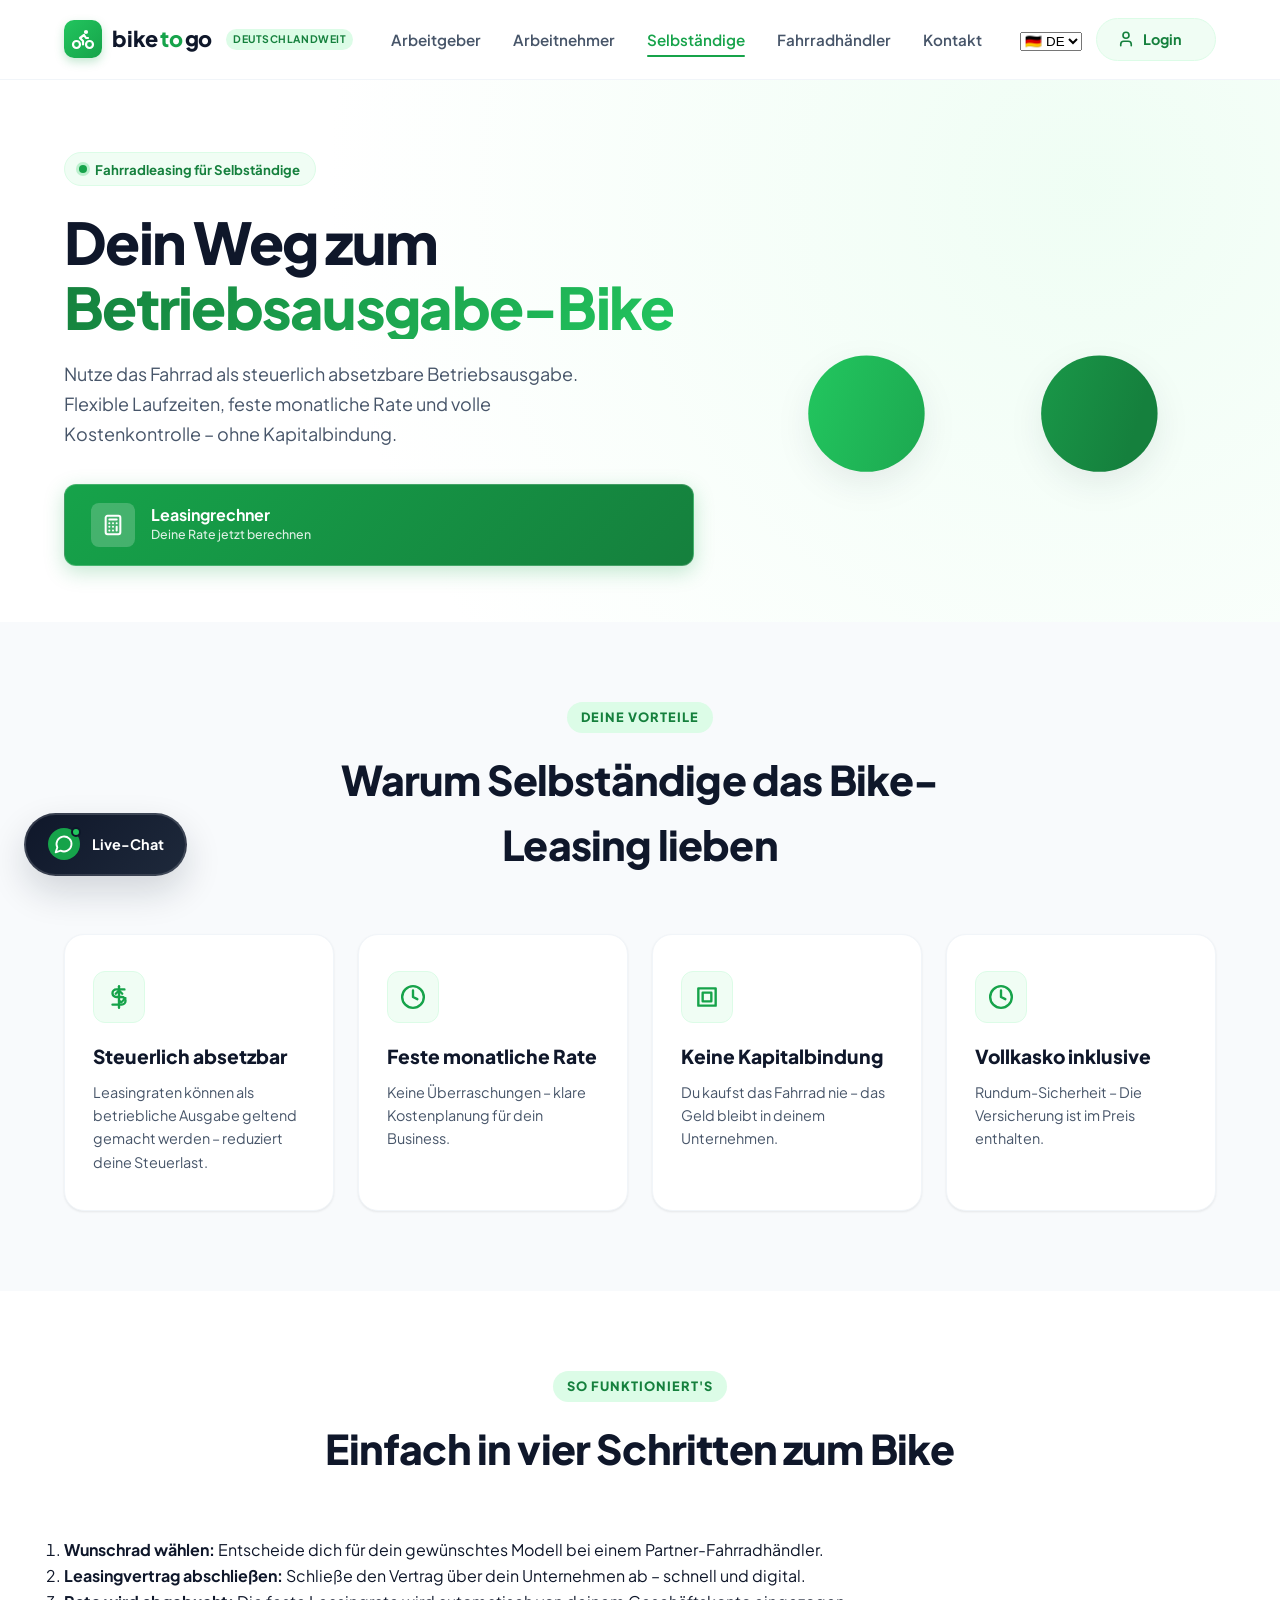
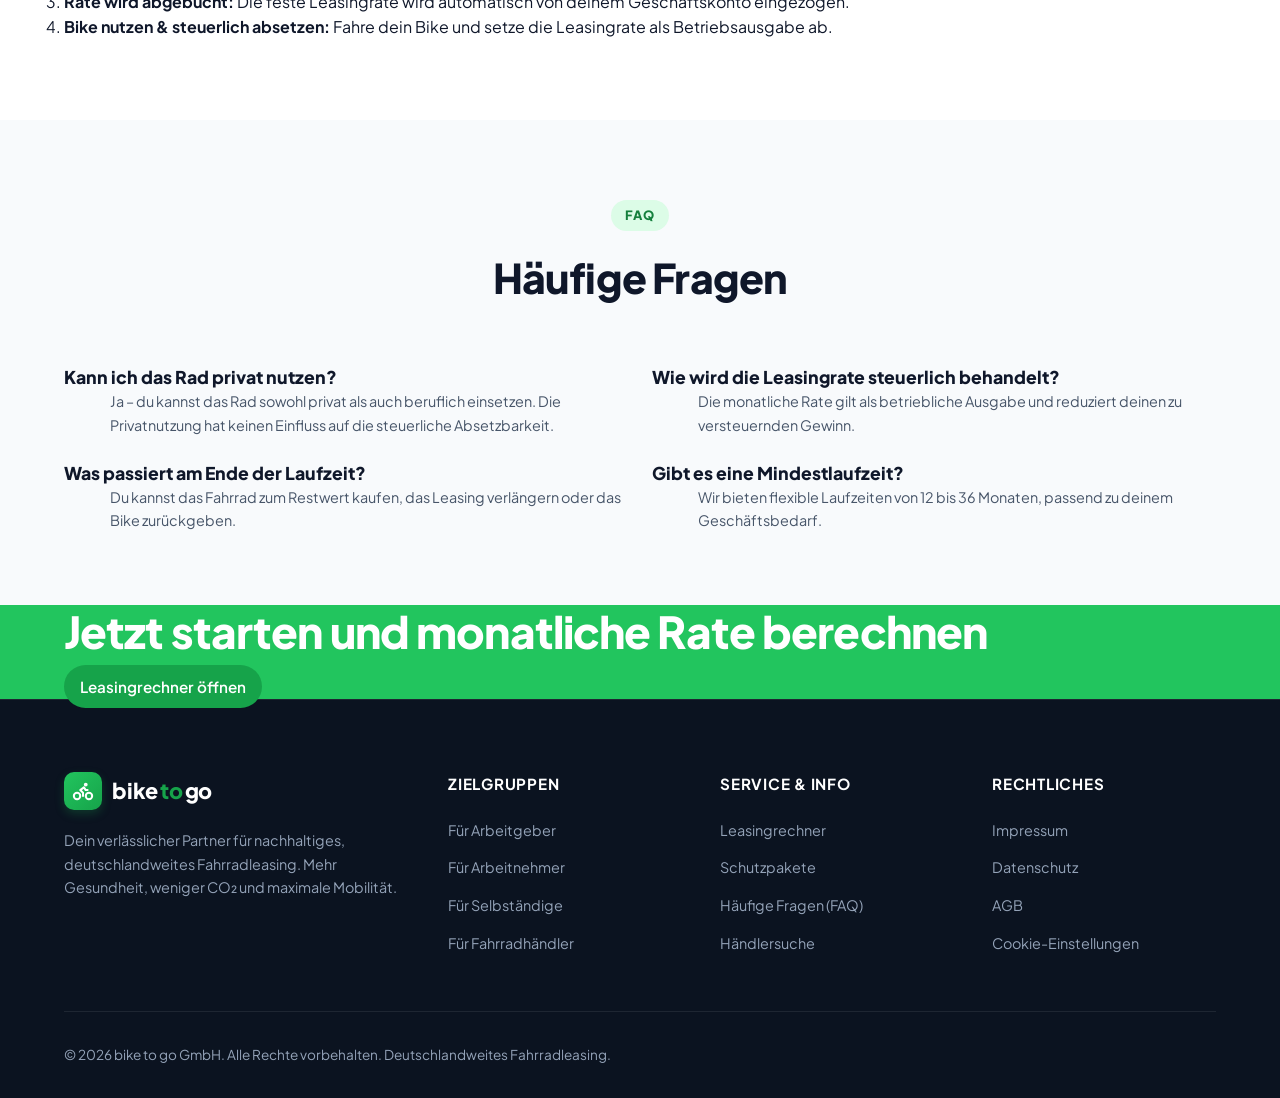
<file: selbstaendige.html>
<!DOCTYPE html>
<html lang="de">
<head>
  <meta charset="UTF-8">
  <meta name="viewport" content="width=device-width, initial-scale=1.0">
  <meta name="description" content="Fahrradleasing für Selbständige – steuerlich absetzbar als Betriebsausgabe. Flexibel, günstig und ohne Kapitalbindung.">
  <title data-i18n="freelancer.meta.title">Fahrradleasing für Selbständige | bike to go</title>
  <!-- Google Fonts: Plus Jakarta Sans -->
  <link rel="preconnect" href="https://fonts.googleapis.com">
  <link rel="preconnect" href="https://fonts.gstatic.com" crossorigin>
  <link href="https://fonts.googleapis.com/css2?family=Plus+Jakarta+Sans:wght@400;500;600;700;800&display=swap" rel="stylesheet">
  <!-- Main Stylesheet -->
  <link rel="stylesheet" href="css/style.css">
</head>
<body>

  <!-- =========================================================================
       1. HEADER & NAVIGATION
       ========================================================================= -->
  <header class="site-header" id="siteHeader">
    <div class="container header-inner">
      <!-- Logo "bike to go" -->
      <a href="index.html" class="logo" aria-label="bike to go - Zur Startseite" data-i18n-aria="header.logoAria">
        <div class="logo-icon">
          <!-- Bicycle SVG Icon -->
          <svg width="24" height="24" viewBox="0 0 24 24" fill="none" stroke="currentColor" stroke-width="2.2" stroke-linecap="round" stroke-linejoin="round">
            <circle cx="18.5" cy="17.5" r="3.5"/>
            <circle cx="5.5" cy="17.5" r="3.5"/>
            <circle cx="15" cy="5" r="1"/>
            <path d="M12 17.5V14l-3-3 4-3 2 3h2"/>
          </svg>
        </div>
        <span class="logo-text">
          bike<span class="highlight">to</span>go
        </span>
        <span class="logo-badge" data-i18n="header.logoBadge">Deutschlandweit</span>
      </a>

      <!-- Desktop & Mobile Navigation Links -->
      <nav class="main-nav" id="mainNav" aria-label="Hauptnavigation" data-i18n-aria="nav.ariaLabel">
          <ul class="nav-list">
            <li><a href="arbeitgeber.html" class="nav-link" data-i18n="nav.arbeitgeber">Arbeitgeber</a></li>
            <li><a href="arbeitnehmer.html" class="nav-link" data-i18n="nav.arbeitnehmer">Arbeitnehmer</a></li>
            <li><a href="selbstaendige.html" class="nav-link active" data-i18n="nav.selbstaendige" aria-current="page">Selbständige</a></li>
            <li><a href="fahrradhaendler.html" class="nav-link" data-i18n="nav.fahrradhaendler">Fahrradhändler</a></li>
            <li><a href="kontakt.html" class="nav-link" data-i18n="nav.kontakt">Kontakt</a></li>
          </ul>
      </nav>

      <!-- Right Header Actions: Language & Login -->
      <div class="header-actions">
        <!-- Language Selector -->
        <div class="lang-selector">
          <select id="langSelect" aria-label="Sprache wählen" data-i18n-aria="header.langSelectAria">
            <option value="de">🇩🇪 DE</option>
            <option value="en">🇬🇧 EN</option>
            <option value="es">🇪🇸 ES</option>
          </select>
        </div>

        <!-- Login Button -->
        <a href="login.html" class="btn-login" aria-label="Login zum Portal" data-i18n-aria="header.loginAria">
          <svg width="18" height="18" viewBox="0 0 24 24" fill="none" stroke="currentColor" stroke-width="2.2" stroke-linecap="round" stroke-linejoin="round">
            <path d="M19 21v-2a4 4 0 0 0-4-4H9a4 4 0 0 0-4 4v2"/>
            <circle cx="12" cy="7" r="4"/>
          </svg>
          <span class="btn-text-full" data-i18n="header.login">Login</span>
        </a>

        <!-- Mobile Hamburger Menu Button -->
        <button class="mobile-toggle" id="mobileToggle" aria-label="Menü öffnen" data-i18n-aria="header.mobileToggleAria" aria-expanded="false" aria-controls="mainNav">
          <span></span>
          <span></span>
          <span></span>
        </button>
      </div>
    </div>
  </header>

  <main>
    <!-- =========================================================================
         2. HERO SECTION – SELBSTÄNDIGE
         ========================================================================= -->
    <section class="hero-section">
      <div class="container hero-grid">
        <div class="hero-content">
          <div class="hero-badge">
            <span class="hero-badge-dot"></span>
            <span data-i18n="freelancer.hero.badge">Fahrradleasing für Selbständige</span>
          </div>
          <h1 class="hero-title">
            <span data-i18n="freelancer.hero.title1">Dein Weg zum</span> <br>
            <span class="text-gradient" data-i18n="freelancer.hero.title2">Betriebsausgabe‑Bike</span>
          </h1>
          <p class="hero-subtitle" data-i18n="freelancer.hero.text">
            Nutze das Fahrrad als steuerlich absetzbare Betriebsausgabe. Flexible Laufzeiten, feste monatliche Rate und volle Kostenkontrolle – ohne Kapitalbindung.
          </p>
          <div class="hero-actions">
            <a href="index.html#leasingrechner" class="btn-card btn-card-primary">
              <div class="btn-card-icon">
                <!-- same icon as the calculator button -->
                <svg width="22" height="22" viewBox="0 0 24 24" fill="none" stroke="currentColor" stroke-width="2.2" stroke-linecap="round" stroke-linejoin="round">
                  <rect width="16" height="20" x="4" y="2" rx="2"/>
                  <line x1="8" x2="16" y1="6" y2="6"/>
                  <line x1="16" x2="16" y1="14" y2="18"/>
                  <path d="M16 10h.01"/>
                  <path d="M12 10h.01"/>
                  <path d="M8 10h.01"/>
                  <path d="M12 14h.01"/>
                  <path d="M8 14h.01"/>
                  <path d="M12 18h.01"/>
                  <path d="M8 18h.01"/>
                </svg>
              </div>
              <div class="btn-card-text">
                <span class="btn-card-title" data-i18n="calculator.title">Leasingrechner</span>
                <span class="btn-card-desc" data-i18n="freelancer.hero.cta">Deine Rate jetzt berechnen</span>
              </div>
            </a>
          </div>
        </div>
        <!-- Optional placeholder image / illustration -->
        <div class="hero-visual">
          <!-- Simple bike SVG (reuse from index) -->
          <svg class="bike-svg-container" viewBox="0 0 600 400" fill="none" xmlns="http://www.w3.org/2000/svg">
            <defs>
              <linearGradient id="frameGrad" x1="100" y1="150" x2="500" y2="280" gradientUnits="userSpaceOnUse">
                <stop offset="0%" stop-color="#22c55e"/>
                <stop offset="100%" stop-color="#15803d"/>
              </linearGradient>
            </defs>
            <circle cx="150" cy="270" r="75" fill="url(#frameGrad)"/>
            <circle cx="450" cy="270" r="75" fill="url(#frameGrad)"/>
          </svg>
        </div>
      </div>
    </section>

    <!-- =========================================================================
         3. DEINE VORTEILE
         ========================================================================= -->
    <section class="features-section" style="background-color: var(--color-bg-alt);">
      <div class="container">
        <div class="section-header">
          <span class="section-tag" data-i18n="freelancer.benefits.tag">Deine Vorteile</span>
          <h2 class="section-title" data-i18n="freelancer.benefits.title">Warum Selbst‑ändige das Bike‑Leasing lieben</h2>
        </div>
        <div class="benefits-4-grid">
          <!-- Card 1: Steuerlich absetzbar -->
          <div class="employer-benefit-card">
            <div class="benefit-card-icon">
              <svg width="26" height="26" viewBox="0 0 24 24" fill="none" stroke="currentColor" stroke-width="2.2" stroke-linecap="round" stroke-linejoin="round">
                <path d="M12 2v20"/>
                <path d="M17 5H9.5a3.5 3.5 0 0 0 0 7h5a3.5 3.5 0 0 1 0 7H6"/>
                <circle cx="12" cy="12" r="10" stroke="none"/>
                <path d="m12 15 2 2 4-4" stroke-width="2"/>
                <path d="m9 9 3-3 3 3"/>
              </svg>
            </div>
            <h3 class="benefit-card-title" data-i18n="freelancer.benefit.tax.title">Steuerlich absetzbar</h3>
            <p class="benefit-card-desc" data-i18n="freelancer.benefit.tax.desc">Leasingraten können als betriebliche Ausgabe geltend gemacht werden – reduziert deine Steuerlast.</p>
          </div>
          <!-- Card 2: Feste monatliche Rate -->
          <div class="employer-benefit-card">
            <div class="benefit-card-icon">
              <svg width="26" height="26" viewBox="0 0 24 24" fill="none" stroke="currentColor" stroke-width="2.2" stroke-linecap="round" stroke-linejoin="round">
                <circle cx="12" cy="12" r="10"/>
                <path d="M12 6v6l4 2"/>
              </svg>
            </div>
            <h3 class="benefit-card-title" data-i18n="freelancer.benefit.rate.title">Feste monatliche Rate</h3>
            <p class="benefit-card-desc" data-i18n="freelancer.benefit.rate.desc">Keine Überraschungen – klare Kostenplanung für dein Business.</p>
          </div>
          <!-- Card 3: Keine Kapitalbindung -->
          <div class="employer-benefit-card">
            <div class="benefit-card-icon">
              <svg width="26" height="26" viewBox="0 0 24 24" fill="none" stroke="currentColor" stroke-width="2.2" stroke-linecap="round" stroke-linejoin="round">
                <path d="M4 4h16v16H4z"/>
                <path d="M8 8h8v8H8z"/>
              </svg>
            </div>
            <h3 class="benefit-card-title" data-i18n="freelancer.benefit.capital.title">Keine Kapitalbindung</h3>
            <p class="benefit-card-desc" data-i18n="freelancer.benefit.capital.desc">Du kaufst das Fahrrad nie – das Geld bleibt in deinem Unternehmen.</p>
          </div>
          <!-- Card 4: Vollkasko inklusive -->
          <div class="employer-benefit-card">
            <div class="benefit-card-icon">
              <svg width="26" height="26" viewBox="0 0 24 24" fill="none" stroke="currentColor" stroke-width="2.2" stroke-linecap="round" stroke-linejoin="round">
                <path d="M12 2a10 10 0 110 20 10 10 0 010-20z"/>
                <path d="M12 6v6l4 2"/>
              </svg>
            </div>
            <h3 class="benefit-card-title" data-i18n="freelancer.benefit.insurance.title">Vollkasko inklusive</h3>
            <p class="benefit-card-desc" data-i18n="freelancer.benefit.insurance.desc">Rundum‑Sicherheit – Die Versicherung ist im Preis enthalten.</p>
          </div>
        </div>
      </div>
    </section>

    <!-- =========================================================================
         4. SO FUNKTIONIERT'S
         ========================================================================= -->
    <section class="steps-section">
      <div class="container">
        <div class="section-header">
          <span class="section-tag" data-i18n="employer.process.title">So funktioniert's</span>
          <h2 class="section-title" data-i18n="freelancer.process.title">Einfach in vier Schritten zum Bike</h2>
        </div>
        <ol class="steps-list">
          <li><strong data-i18n="freelancer.process.step1.label">Wunschrad wählen:</strong> <span data-i18n="freelancer.process.step1.desc">Entscheide dich für dein gewünschtes Modell bei einem Partner‑Fahrradhändler.</span></li>
          <li><strong data-i18n="freelancer.process.step2.label">Leasingvertrag abschließen:</strong> <span data-i18n="freelancer.process.step2.desc">Schließe den Vertrag über dein Unternehmen ab – schnell und digital.</span></li>
          <li><strong data-i18n="freelancer.process.step3.label">Rate wird abgebucht:</strong> <span data-i18n="freelancer.process.step3.desc">Die feste Leasingrate wird automatisch von deinem Geschäftskonto eingezogen.</span></li>
          <li><strong data-i18n="freelancer.process.step4.label">Bike nutzen & steuerlich absetzen:</strong> <span data-i18n="freelancer.process.step4.desc">Fahre dein Bike und setze die Leasingrate als Betriebsausgabe ab.</span></li>
        </ol>
      </div>
    </section>

    <!-- =========================================================================
         5. FAQ
         ========================================================================= -->
    <section class="faq-section">
      <div class="container">
        <div class="section-header">
          <span class="section-tag" data-i18n="freelancer.faq.tag">FAQ</span>
          <h2 class="section-title" data-i18n="freelancer.faq.title">Häufige Fragen</h2>
        </div>
        <div class="faq-grid">
          <div class="faq-item">
            <h3 class="faq-question" data-i18n="freelancer.faq.q1">Kann ich das Rad privat nutzen?</h3>
            <p class="faq-answer" data-i18n="freelancer.faq.a1">Ja – du kannst das Rad sowohl privat als auch beruflich einsetzen. Die Privatnutzung hat keinen Einfluss auf die steuerliche Absetzbarkeit.</p>
          </div>
          <div class="faq-item">
            <h3 class="faq-question" data-i18n="freelancer.faq.q2">Wie wird die Leasingrate steuerlich behandelt?</h3>
            <p class="faq-answer" data-i18n="freelancer.faq.a2">Die monatliche Rate gilt als betriebliche Ausgabe und reduziert deinen zu versteuernden Gewinn.</p>
          </div>
          <div class="faq-item">
            <h3 class="faq-question" data-i18n="freelancer.faq.q3">Was passiert am Ende der Laufzeit?</h3>
            <p class="faq-answer" data-i18n="freelancer.faq.a3">Du kannst das Fahrrad zum Restwert kaufen, das Leasing verlängern oder das Bike zurückgeben.</p>
          </div>
          <div class="faq-item">
            <h3 class="faq-question" data-i18n="freelancer.faq.q4">Gibt es eine Mindestlaufzeit?</h3>
            <p class="faq-answer" data-i18n="freelancer.faq.a4">Wir bieten flexible Laufzeiten von 12 bis 36 Monaten, passend zu deinem Geschäftsbedarf.</p>
          </div>
        </div>
      </div>
    </section>

    <!-- =========================================================================
         6. CALL‑TO‑ACTION
         ========================================================================= -->
    <section class="cta-section" style="background-color: var(--color-primary-light);">
      <div class="container">
        <h2 class="cta-title" data-i18n="freelancer.cta.title">Jetzt starten und monatliche Rate berechnen</h2>
        <a href="index.html#leasingrechner" class="btn-primary" data-i18n="freelancer.cta.button">Leasingrechner öffnen</a>
      </div>
    </section>

  </main>

  <div class="live-chat-container">
    <!-- Floating Chat Button -->
    <button class="live-chat-btn" id="chatToggleBtn" aria-label="Live-Chat öffnen" data-i18n-aria="liveChat.open">
      <div class="chat-icon-box">
        <svg width="20" height="20" viewBox="0 0 24 24" fill="none" stroke="currentColor" stroke-width="2.2" stroke-linecap="round" stroke-linejoin="round">
          <path d="M7.9 20A9 9 0 1 0 4 16.1L2 22Z"/>
        </svg>
        <span class="chat-online-dot" title="Online" data-i18n-title="chat.status.online"></span>
      </div>
      <span class="chat-btn-text" data-i18n="chat.button">Live-Chat</span>
    </button>

    <!-- Chat Popup Widget (Placeholder) -->
    <div class="chat-popup" id="chatPopup" role="dialog" aria-modal="true" aria-label="Live-Chat Support" data-i18n-aria="chat.windowAria">
      <div class="chat-popup-header">
        <div class="chat-header-info">
          <div class="chat-avatar">🚲</div>
          <div>
            <div class="chat-header-title" data-i18n="chat.header.title">bike to go Support</div>
            <div class="chat-header-status" data-i18n="chat.header.status">Online • Antwortet sofort</div>
          </div>
        </div>
        <button class="chat-close-btn" id="chatCloseBtn" aria-label="Chat schließen" data-i18n-aria="chat.closeAria">
          <svg width="18" height="18" viewBox="0 0 24 24" fill="none" stroke="currentColor" stroke-width="2.5" stroke-linecap="round" stroke-linejoin="round">
            <line x1="18" y1="6" x2="6" y2="18"/>
            <line x1="6" y1="6" x2="18" y2="18"/>
          </svg>
        </button>
      </div>

      <div class="chat-popup-body">
        <div class="chat-message" data-i18n="chat.welcome">
          Hallo! 👋 Wie können wir dir heute beim Dienstrad-Leasing helfen?
        </div>

        <div class="chat-quick-actions">
          <button class="chat-chip" data-i18n="chat.chip.1">🚴‍♀️ Wie funktioniert Fahrradleasing?</button>
          <button class="chat-chip" data-i18n="chat.chip.2">💼 Ich möchte mein Unternehmen anmelden</button>
          <button class="chat-chip" data-i18n="chat.chip.3">📍 Partnerhändler in meiner Nähe</button>
        </div>
      </div>

      <div class="chat-popup-footer">
        <input type="text" class="chat-input-mock" placeholder="Schreibe eine Nachricht..." aria-label="Chat Nachricht schreiben" data-i18n-aria="chat.inputAria" data-i18n-placeholder="chat.input.placeholder">
        <button class="chat-send-btn" aria-label="Nachricht senden" data-i18n-aria="chat.sendAria">
          <svg width="16" height="16" viewBox="0 0 24 24" fill="none" stroke="currentColor" stroke-width="2.5" stroke-linecap="round" stroke-linejoin="round">
            <path d="m22 2-7 20-4-9-9-4Z"/>
            <path d="M22 2 11 13"/>
          </svg>
        </button>
      </div>
    </div>
  </div>

  <footer class="site-footer" id="kontakt">
    <div class="container">
      <div class="footer-grid">
        <!-- Brand Info -->
        <div class="footer-brand">
          <a href="index.html" class="logo">
            <div class="logo-icon">
              <svg width="22" height="22" viewBox="0 0 24 24" fill="none" stroke="currentColor" stroke-width="2.2" stroke-linecap="round" stroke-linejoin="round">
                <circle cx="18.5" cy="17.5" r="3.5"/>
                <circle cx="5.5" cy="17.5" r="3.5"/>
                <circle cx="15" cy="5" r="1"/>
                <path d="M12 17.5V14l-3-3 4-3 2 3h2"/>
              </svg>
            </div>
            <span class="logo-text">bike<span class="highlight">to</span>go</span>
          </a>
          <p class="footer-brand-desc" data-i18n="footer.brand.desc">
            Dein verlässlicher Partner für nachhaltiges, deutschlandweites Fahrradleasing. Mehr Gesundheit, weniger CO₂ und maximale Mobilität.
          </p>
        </div>

        <!-- Navigation Links -->
        <div>
          <h4 class="footer-title" data-i18n="footer.title.targetGroups">Zielgruppen</h4>
          <ul class="footer-links">
            <li><a href="arbeitgeber.html" data-i18n="footer.link.employer">Für Arbeitgeber</a></li>
            <li><a href="arbeitnehmer.html" data-i18n="footer.link.employee">Für Arbeitnehmer</a></li>
            <li><a href="selbstaendige.html" data-i18n="footer.link.freelancers">Für Selbständige</a></li>
            <li><a href="fahrradhaendler.html" data-i18n="footer.link.dealers">Für Fahrradhändler</a></li>
          </ul>
        </div>

        <!-- Services -->
        <div>
          <h4 class="footer-title" data-i18n="footer.title.services">Service &amp; Info</h4>
          <ul class="footer-links">
            <li><a href="index.html#leasingrechner" data-i18n="calculator.title">Leasingrechner</a></li>
            <li><a href="benefits.html" data-i18n="footer.link.protectionPackages">Schutzpakete</a></li>
            <li><a href="faq.html" data-i18n="footer.link.faq">Häufige Fragen (FAQ)</a></li>
            <li><a href="haendlersuche.html" data-i18n="footer.link.dealerSearch">Händlersuche</a></li>
          </ul>
        </div>

        <!-- Contact &amp; Legal -->
        <div>
          <h4 class="footer-title" data-i18n="footer.title.legal">Rechtliches</h4>
          <ul class="footer-links">
            <li><a href="impressum.html" data-i18n="footer.link.impressum">Impressum</a></li>
            <li><a href="datenschutz.html" data-i18n="footer.link.datenschutz">Datenschutz</a></li>
            <li><a href="agb.html" data-i18n="footer.link.agb">AGB</a></li>
            <li><a href="cookies.html" data-i18n="footer.link.cookieSettings">Cookie‑Einstellungen</a></li>
          </ul>
        </div>
      </div>

      <!-- Bottom Bar -->
      <div class="footer-bottom">
        <p data-i18n="footer.bottom.copy">&copy; 2026 bike to go GmbH. Alle Rechte vorbehalten. Deutschlandweites Fahrradleasing.</p>
      </div>
    </div>
  </footer>

  <!-- Toast Notification Alert for Placeholder Links -->
  <div class="toast-notice" id="toastNotice" role="status" aria-live="polite">
    <svg width="20" height="20" viewBox="0 0 24 24" fill="none" stroke="#22c55e" stroke-width="2.5" stroke-linecap="round" stroke-linejoin="round">
      <circle cx="12" cy="12" r="10"/>
      <line x1="12" y1="16" x2="12" y2="12"/>
      <line x1="12" y1="8" x2="12.01" y2="8"/>
    </svg>
    <p id="toastText" data-i18n="toast.message">Diese Funktion wird im nächsten Schritt freigeschaltet.</p>
  </div>

  <!-- Main JavaScript File -->
  <script type="module" src="js/main.js"></script>
</body>
</html>
</file>
<file: css/style.css>
/* ==========================================================================
   bike to go - Stylesheet
   Modern, Clean & Responsive Design with Green Primary Palette
   ========================================================================== */

/* --------------------------------------------------------------------------
   1. CSS Custom Properties / Variables
   -------------------------------------------------------------------------- */
:root {
  /* Brand Green Colors */
  --color-primary: #16a34a;          /* Main vibrant green */
  --color-primary-dark: #15803d;     /* Deep green for hover & emphasis */
  --color-primary-darker: #14532d;   /* Dark forest green for accents */
  --color-primary-light: #22c55e;    /* Bright accent green */
  --color-primary-subtle: #dcfce7;   /* Pale green background tint */
  --color-primary-bg: #f0fdf4;       /* Ultra-soft green surface */
  --color-primary-glow: rgba(22, 163, 74, 0.25);

  /* Neutrals & Typography */
  --color-white: #ffffff;
  --color-bg: #ffffff;
  --color-bg-alt: #f8fafc;
  --color-bg-card: #ffffff;
  
  --color-text-main: #0f172a;       /* Dark slate for high contrast */
  --color-text-muted: #475569;      /* Medium slate for body text */
  --color-text-light: #64748b;      /* Subtle slate for captions */
  --color-border: #e2e8f0;          /* Crisp neutral borders */
  --color-border-subtle: #f1f5f9;

  /* Accent & Status Colors */
  --color-gold: #f59e0b;            /* For star ratings */
  --color-gold-light: #fef3c7;

  /* Typography */
  --font-family: 'Plus Jakarta Sans', system-ui, -apple-system, BlinkMacSystemFont, 'Segoe UI', Roboto, Oxygen, Ubuntu, Cantarell, sans-serif;
  
  /* Radii */
  --radius-sm: 8px;
  --radius-md: 12px;
  --radius-lg: 20px;
  --radius-full: 9999px;

  /* Shadows */
  --shadow-sm: 0 1px 3px rgba(0, 0, 0, 0.05), 0 1px 2px rgba(0, 0, 0, 0.03);
  --shadow-md: 0 4px 14px rgba(15, 23, 42, 0.06), 0 2px 6px rgba(15, 23, 42, 0.04);
  --shadow-lg: 0 12px 28px rgba(15, 23, 42, 0.08), 0 4px 10px rgba(15, 23, 42, 0.04);
  --shadow-glow: 0 8px 24px var(--color-primary-glow);
  --shadow-chat: 0 16px 36px rgba(15, 23, 42, 0.16);

  /* Layout */
  --container-max-width: 1200px;
  --header-height: 80px;
  --transition-fast: 0.2s ease;
  --transition-normal: 0.3s ease;
}

/* --------------------------------------------------------------------------
   2. Reset & Base Styles
   -------------------------------------------------------------------------- */
*, *::before, *::after {
  box-sizing: border-box;
  margin: 0;
  padding: 0;
}

html {
  scroll-behavior: smooth;
  font-size: 16px;
  -webkit-text-size-adjust: 100%;
}

body {
  font-family: var(--font-family);
  color: var(--color-text-main);
  background-color: var(--color-bg);
  line-height: 1.6;
  -webkit-font-smoothing: antialiased;
  -moz-osx-font-smoothing: grayscale;
  overflow-x: hidden;
}

img, svg {
  display: block;
  max-width: 100%;
}

a {
  color: inherit;
  text-decoration: none;
  transition: color var(--transition-fast);
}

button {
  font-family: inherit;
  cursor: pointer;
  border: none;
  background: none;
  outline: none;
}

/* --------------------------------------------------------------------------
   3. Utility Classes & Layout Containers
   -------------------------------------------------------------------------- */
.container {
  width: 100%;
  max-width: var(--container-max-width);
  margin-left: auto;
  margin-right: auto;
  padding-left: 1.5rem;
  padding-right: 1.5rem;
}

.text-center {
  text-align: center;
}

.sr-only {
  position: absolute;
  width: 1px;
  height: 1px;
  padding: 0;
  margin: -1px;
  overflow: hidden;
  clip: rect(0, 0, 0, 0);
  white-space: nowrap;
  border-width: 0;
}

/* --------------------------------------------------------------------------
   4. Header & Navigation
   -------------------------------------------------------------------------- */
.site-header {
  position: sticky;
  top: 0;
  z-index: 1000;
  background-color: rgba(255, 255, 255, 0.92);
  backdrop-filter: blur(12px);
  -webkit-backdrop-filter: blur(12px);
  border-bottom: 1px solid var(--color-border-subtle);
  height: var(--header-height);
  display: flex;
  align-items: center;
  transition: box-shadow var(--transition-normal);
}

.site-header.scrolled {
  box-shadow: var(--shadow-sm);
  background-color: rgba(255, 255, 255, 0.98);
}

.header-inner {
  display: flex;
  align-items: center;
  justify-content: space-between;
  gap: 1.5rem;
}

/* Brand Logo */
.logo {
  display: flex;
  align-items: center;
  gap: 0.65rem;
  font-size: 1.35rem;
  font-weight: 800;
  color: var(--color-text-main);
  letter-spacing: -0.02em;
}

.logo-icon {
  display: flex;
  align-items: center;
  justify-content: center;
  width: 38px;
  height: 38px;
  background: linear-gradient(135deg, var(--color-primary-light), var(--color-primary));
  color: var(--color-white);
  border-radius: 10px;
  box-shadow: 0 4px 10px var(--color-primary-glow);
}

.logo-text {
  display: flex;
  align-items: baseline;
  gap: 0.15rem;
}

.logo-text .highlight {
  color: var(--color-primary);
}

.logo-badge {
  font-size: 0.65rem;
  font-weight: 700;
  text-transform: uppercase;
  letter-spacing: 0.05em;
  background: var(--color-primary-subtle);
  color: var(--color-primary-dark);
  padding: 0.15rem 0.45rem;
  border-radius: var(--radius-full);
  margin-left: 0.25rem;
}

/* Desktop Navigation */
.main-nav {
  display: flex;
  align-items: center;
}

.nav-list {
  display: flex;
  align-items: center;
  list-style: none;
  gap: 2rem;
  margin: 0;
  padding: 0;
}


.nav-link {
  font-size: 0.95rem;
  font-weight: 600;
  color: var(--color-text-muted);
  position: relative;
  padding: 0.5rem 0;
  transition: color var(--transition-fast);
}

.nav-link:hover,
.nav-link:focus-visible {
  color: var(--color-primary);
}

.nav-link::after {
  content: '';
  position: absolute;
  bottom: 0;
  left: 0;
  width: 0%;
  height: 2px;
  background-color: var(--color-primary);
  border-radius: 2px;
  transition: width var(--transition-fast);
}

.nav-link:hover::after {
  width: 100%;
}

/* Header Actions (Language & Login) */
.header-actions {
  display: flex;
  align-items: center;
  gap: 0.85rem;
}

/* Language Selector */
.lang-selector {
  position: relative;
}

.lang-btn {
  display: flex;
  align-items: center;
  gap: 0.4rem;
  padding: 0.45rem 0.75rem;
  font-size: 0.85rem;
  font-weight: 700;
  color: var(--color-text-muted);
  background: var(--color-bg-alt);
  border: 1px solid var(--color-border);
  border-radius: var(--radius-full);
  transition: all var(--transition-fast);
}

.lang-btn:hover {
  background: var(--color-white);
  border-color: var(--color-primary-light);
  color: var(--color-primary-dark);
}

.flag-icon {
  width: 16px;
  height: 12px;
  border-radius: 2px;
  overflow: hidden;
  display: inline-block;
  vertical-align: middle;
}

/* Login Button */
.btn-login {
  display: inline-flex;
  align-items: center;
  gap: 0.5rem;
  padding: 0.55rem 1.25rem;
  font-size: 0.9rem;
  font-weight: 700;
  color: var(--color-primary-dark);
  background-color: var(--color-primary-bg);
  border: 1.5px solid var(--color-primary-subtle);
  border-radius: var(--radius-full);
  transition: all var(--transition-fast);
}

.btn-login:hover {
  background-color: var(--color-primary);
  border-color: var(--color-primary);
  color: var(--color-white);
  box-shadow: var(--shadow-glow);
  transform: translateY(-1px);
}

/* Mobile Menu Toggle */
.mobile-toggle {
  display: none;
  flex-direction: column;
  justify-content: space-around;
  width: 32px;
  height: 32px;
  background: transparent;
  border: none;
  cursor: pointer;
  padding: 4px;
  z-index: 1100;
}

.mobile-toggle span {
  width: 100%;
  height: 2.5px;
  background-color: var(--color-text-main);
  border-radius: 4px;
  transition: all var(--transition-fast);
}

.mobile-toggle.active span:nth-child(1) {
  transform: translateY(7.5px) rotate(45deg);
}

.mobile-toggle.active span:nth-child(2) {
  opacity: 0;
}

.mobile-toggle.active span:nth-child(3) {
  transform: translateY(-7.5px) rotate(-45deg);
}

/* --------------------------------------------------------------------------
   5. Hero Section
   -------------------------------------------------------------------------- */
.hero-section {
  padding: 4.5rem 0 3.5rem;
  position: relative;
  background: radial-gradient(circle at 85% 20%, rgba(220, 252, 231, 0.45) 0%, rgba(255, 255, 255, 0) 65%);
  overflow: hidden;
}

.hero-grid {
  display: grid;
  grid-template-columns: 1.15fr 0.85fr;
  align-items: center;
  gap: 3.5rem;
}

/* Hero Content */
.hero-content {
  display: flex;
  flex-direction: column;
  align-items: flex-start;
}

.hero-badge {
  display: inline-flex;
  align-items: center;
  gap: 0.5rem;
  padding: 0.35rem 0.9rem;
  background-color: var(--color-primary-bg);
  border: 1px solid var(--color-primary-subtle);
  border-radius: var(--radius-full);
  font-size: 0.825rem;
  font-weight: 700;
  color: var(--color-primary-dark);
  margin-bottom: 1.5rem;
}

.hero-badge-dot {
  width: 8px;
  height: 8px;
  background-color: var(--color-primary);
  border-radius: 50%;
  box-shadow: 0 0 0 3px rgba(34, 197, 94, 0.25);
  animation: pulse-dot 2s infinite;
}

@keyframes pulse-dot {
  0% { transform: scale(0.95); opacity: 0.8; }
  50% { transform: scale(1.15); opacity: 1; }
  100% { transform: scale(0.95); opacity: 0.8; }
}

.hero-title {
  font-size: clamp(2.35rem, 4.5vw, 3.75rem);
  font-weight: 800;
  line-height: 1.12;
  letter-spacing: -0.03em;
  color: var(--color-text-main);
  margin-bottom: 1.25rem;
}

.hero-title .text-gradient {
  background: linear-gradient(135deg, var(--color-primary-dark) 0%, var(--color-primary-light) 100%);
  -webkit-background-clip: text;
  -webkit-text-fill-color: transparent;
  display: inline-block;
}

.hero-subtitle {
  font-size: 1.125rem;
  line-height: 1.65;
  color: var(--color-text-muted);
  max-width: 540px;
  margin-bottom: 2.25rem;
}

/* Hero Action Cards / Buttons */
.hero-actions {
  display: flex;
  flex-wrap: wrap;
  gap: 1.15rem;
  width: 100%;
}

.btn-card {
  display: flex;
  align-items: center;
  gap: 1rem;
  padding: 1.1rem 1.65rem;
  border-radius: var(--radius-md);
  font-weight: 700;
  text-align: left;
  transition: all var(--transition-normal);
  text-decoration: none;
  cursor: pointer;
}

/* Primary Button: Leasingrechner */
.btn-card-primary {
  background: linear-gradient(135deg, var(--color-primary) 0%, var(--color-primary-dark) 100%);
  color: var(--color-white);
  box-shadow: 0 6px 20px var(--color-primary-glow);
  border: 1px solid rgba(255, 255, 255, 0.2);
  flex: 1 1 230px;
}

.btn-card-primary:hover {
  transform: translateY(-3px);
  box-shadow: 0 10px 28px rgba(22, 163, 74, 0.38);
  background: linear-gradient(135deg, var(--color-primary-light) 0%, var(--color-primary) 100%);
}

.btn-card-primary .btn-card-icon {
  background: rgba(255, 255, 255, 0.2);
  color: var(--color-white);
}

/* Secondary Button: Weitere Benefits & Pakete */
.btn-card-secondary {
  background: var(--color-white);
  color: var(--color-text-main);
  border: 1.5px solid var(--color-border);
  box-shadow: var(--shadow-sm);
  flex: 1 1 250px;
}

.btn-card-secondary:hover {
  transform: translateY(-3px);
  border-color: var(--color-primary);
  background-color: var(--color-primary-bg);
  box-shadow: var(--shadow-md);
  color: var(--color-primary-dark);
}

.btn-card-secondary .btn-card-icon {
  background: var(--color-primary-bg);
  color: var(--color-primary);
}

.btn-card-icon {
  display: flex;
  align-items: center;
  justify-content: center;
  width: 44px;
  height: 44px;
  border-radius: var(--radius-sm);
  flex-shrink: 0;
  transition: transform var(--transition-fast);
}

.btn-card:hover .btn-card-icon {
  transform: scale(1.08);
}

.btn-card-text {
  display: flex;
  flex-direction: column;
}

.btn-card-title {
  font-size: 1rem;
  line-height: 1.3;
}

.btn-card-desc {
  font-size: 0.775rem;
  font-weight: 500;
  opacity: 0.85;
}

/* Hero Visual / Bike SVG Graphic */
.hero-visual {
  display: flex;
  align-items: center;
  justify-content: center;
  position: relative;
}

.hero-visual-card {
  position: relative;
  width: 100%;
  max-width: 480px;
  background: linear-gradient(145deg, #ffffff, #f0fdf4);
  border: 1px solid rgba(34, 197, 94, 0.2);
  border-radius: var(--radius-lg);
  padding: 2.25rem 1.75rem;
  box-shadow: var(--shadow-lg);
}

.hero-visual-badge {
  position: absolute;
  top: -12px;
  right: 24px;
  background: var(--color-text-main);
  color: var(--color-white);
  font-size: 0.75rem;
  font-weight: 700;
  padding: 0.35rem 0.85rem;
  border-radius: var(--radius-full);
  display: flex;
  align-items: center;
  gap: 0.4rem;
  box-shadow: var(--shadow-sm);
}

.hero-visual-badge span.dot {
  width: 6px;
  height: 6px;
  background: var(--color-primary-light);
  border-radius: 50%;
}

.bike-svg-container {
  width: 100%;
  height: auto;
  filter: drop-shadow(0 12px 16px rgba(15, 23, 42, 0.08));
  transition: transform var(--transition-normal);
}

.hero-visual-card:hover .bike-svg-container {
  transform: scale(1.02);
}

.hero-visual-footer {
  display: flex;
  justify-content: space-around;
  align-items: center;
  margin-top: 1.5rem;
  padding-top: 1.25rem;
  border-top: 1px dashed rgba(22, 163, 74, 0.2);
}

.stat-pill {
  text-align: center;
}

.stat-pill-value {
  font-size: 1.15rem;
  font-weight: 800;
  color: var(--color-primary-dark);
}

.stat-pill-label {
  font-size: 0.75rem;
  color: var(--color-text-light);
  font-weight: 600;
}

/* --------------------------------------------------------------------------
   5.5. Leasingrechner Section (Interactive Live Calculator)
   -------------------------------------------------------------------------- */
.calc-section {
  padding: 4.5rem 0 4rem;
  background-color: var(--color-bg-alt);
  position: relative;
}

.calc-card {
  background: var(--color-white);
  border: 1.5px solid var(--color-border);
  border-radius: var(--radius-lg);
  box-shadow: var(--shadow-lg);
  display: grid;
  grid-template-columns: 1.15fr 0.85fr;
  overflow: hidden;
  max-width: 1050px;
  margin: 0 auto;
  transition: box-shadow var(--transition-normal), transform var(--transition-normal);
}

.calc-card.highlight-pulse {
  animation: pulseCard 1.2s ease;
}

@keyframes pulseCard {
  0% { transform: scale(1); box-shadow: var(--shadow-lg); }
  50% { transform: scale(1.015); box-shadow: 0 0 0 6px rgba(34, 197, 94, 0.3), var(--shadow-lg); }
  100% { transform: scale(1); box-shadow: var(--shadow-lg); }
}

/* Left: Inputs */
.calc-inputs {
  padding: 2.75rem 2.5rem;
  display: flex;
  flex-direction: column;
  gap: 2rem;
  background-color: var(--color-white);
}

.calc-group {
  display: flex;
  flex-direction: column;
  gap: 0.85rem;
}

.calc-label-row {
  display: flex;
  justify-content: space-between;
  align-items: center;
}

.calc-label {
  font-size: 1rem;
  font-weight: 700;
  color: var(--color-text-main);
}

.calc-label-hint {
  font-size: 0.8rem;
  color: var(--color-text-light);
  font-weight: 600;
}

.calc-price-badge {
  font-size: 1.15rem;
  font-weight: 800;
  color: var(--color-primary-dark);
  background: var(--color-primary-subtle);
  padding: 0.2rem 0.75rem;
  border-radius: var(--radius-full);
}

.calc-input-wrapper {
  position: relative;
  display: flex;
  align-items: center;
}

.calc-currency-symbol {
  position: absolute;
  left: 1.15rem;
  font-size: 1.15rem;
  font-weight: 700;
  color: var(--color-text-light);
  pointer-events: none;
}

.calc-number-input {
  width: 100%;
  padding: 0.85rem 1rem 0.85rem 2.5rem;
  font-size: 1.25rem;
  font-weight: 800;
  color: var(--color-text-main);
  background: var(--color-bg-alt);
  border: 1.5px solid var(--color-border);
  border-radius: var(--radius-md);
  outline: none;
  transition: all var(--transition-fast);
  font-family: inherit;
}

.calc-number-input:focus {
  border-color: var(--color-primary);
  background: var(--color-white);
  box-shadow: 0 0 0 4px var(--color-primary-glow);
}

/* Range Slider */
.calc-range-slider {
  -webkit-appearance: none;
  appearance: none;
  width: 100%;
  height: 8px;
  background: #e2e8f0;
  border-radius: var(--radius-full);
  outline: none;
  cursor: pointer;
  margin: 0.25rem 0 0.5rem;
}

.calc-range-slider::-webkit-slider-thumb {
  -webkit-appearance: none;
  appearance: none;
  width: 24px;
  height: 24px;
  border-radius: 50%;
  background: var(--color-primary);
  border: 3px solid var(--color-white);
  box-shadow: 0 2px 6px rgba(0, 0, 0, 0.2);
  cursor: pointer;
  transition: transform var(--transition-fast), background-color var(--transition-fast);
}

.calc-range-slider::-webkit-slider-thumb:hover {
  transform: scale(1.15);
  background: var(--color-primary-dark);
}

.calc-range-slider::-moz-range-thumb {
  width: 24px;
  height: 24px;
  border-radius: 50%;
  background: var(--color-primary);
  border: 3px solid var(--color-white);
  box-shadow: 0 2px 6px rgba(0, 0, 0, 0.2);
  cursor: pointer;
}

/* Presets */
.calc-presets {
  display: flex;
  gap: 0.5rem;
  flex-wrap: wrap;
}

.preset-btn {
  padding: 0.4rem 0.85rem;
  font-size: 0.85rem;
  font-weight: 700;
  background: var(--color-bg-alt);
  border: 1px solid var(--color-border);
  color: var(--color-text-muted);
  border-radius: var(--radius-full);
  cursor: pointer;
  transition: all var(--transition-fast);
}

.preset-btn:hover {
  border-color: var(--color-primary-light);
  color: var(--color-primary-dark);
  background: var(--color-primary-bg);
}

.preset-btn.active {
  background: var(--color-primary);
  color: var(--color-white);
  border-color: var(--color-primary);
  box-shadow: 0 2px 6px var(--color-primary-glow);
}

/* Term Radio Cards (12, 24, 36) */
.calc-term-options {
  display: grid;
  grid-template-columns: repeat(3, 1fr);
  gap: 0.85rem;
}

.term-option {
  position: relative;
  cursor: pointer;
}

.term-option input[type="radio"] {
  position: absolute;
  opacity: 0;
  width: 0;
  height: 0;
}

.term-card {
  display: flex;
  flex-direction: column;
  align-items: center;
  justify-content: center;
  padding: 1.1rem 0.75rem;
  border: 2px solid var(--color-border);
  background: var(--color-bg-alt);
  border-radius: var(--radius-md);
  transition: all var(--transition-fast);
  text-align: center;
  position: relative;
}

.term-option:hover .term-card {
  border-color: var(--color-primary-light);
  background: var(--color-primary-bg);
}

.term-option input[type="radio"]:checked + .term-card {
  border-color: var(--color-primary);
  background: var(--color-primary-bg);
  box-shadow: 0 4px 12px var(--color-primary-glow);
}

.term-badge {
  position: absolute;
  top: -9px;
  right: 10px;
  background: var(--color-primary);
  color: var(--color-white);
  font-size: 0.65rem;
  font-weight: 800;
  text-transform: uppercase;
  padding: 0.15rem 0.45rem;
  border-radius: var(--radius-full);
  letter-spacing: 0.04em;
}

.term-months {
  font-size: 1rem;
  font-weight: 800;
  color: var(--color-text-main);
  margin-bottom: 0.2rem;
}

.term-option input[type="radio"]:checked + .term-card .term-months {
  color: var(--color-primary-dark);
}

.term-desc {
  font-size: 0.75rem;
  color: var(--color-text-light);
  font-weight: 600;
}

/* Right: Results Side */
.calc-result {
  background: linear-gradient(160deg, #f0fdf4 0%, #ffffff 100%);
  border-left: 1.5px solid rgba(34, 197, 94, 0.2);
  padding: 2.75rem 2.25rem;
  display: flex;
  flex-direction: column;
  justify-content: space-between;
  gap: 1.75rem;
}

.calc-result-header {
  display: flex;
  flex-direction: column;
  gap: 0.35rem;
}

.calc-result-tag {
  font-size: 0.75rem;
  font-weight: 800;
  text-transform: uppercase;
  letter-spacing: 0.06em;
  color: var(--color-primary-dark);
}

.calc-result-title {
  font-size: 1.25rem;
  font-weight: 800;
  color: var(--color-text-main);
}

/* Rate Highlight Box */
.rate-highlight-box {
  background: var(--color-white);
  border: 1.5px solid rgba(34, 197, 94, 0.3);
  border-radius: var(--radius-md);
  padding: 1.5rem;
  box-shadow: var(--shadow-sm);
  text-align: center;
}

.rate-amount-wrapper {
  display: flex;
  align-items: baseline;
  justify-content: center;
  gap: 0.4rem;
  margin-bottom: 0.4rem;
}

.rate-amount {
  font-size: clamp(2rem, 3.5vw, 2.75rem);
  font-weight: 900;
  color: var(--color-primary-dark);
  letter-spacing: -0.03em;
  line-height: 1.1;
  transition: color var(--transition-fast);
}

.rate-period {
  font-size: 1rem;
  font-weight: 700;
  color: var(--color-text-muted);
}

.rate-hint {
  font-size: 0.825rem;
  font-weight: 600;
  color: var(--color-text-muted);
  display: inline-flex;
  align-items: center;
  gap: 0.35rem;
}

.rate-hint svg {
  color: var(--color-primary);
}

/* Breakdown rows */
.rate-breakdown {
  display: flex;
  flex-direction: column;
  gap: 0.65rem;
  padding: 1rem 0;
  border-top: 1px dashed var(--color-border);
  border-bottom: 1px dashed var(--color-border);
}

.breakdown-row {
  display: flex;
  justify-content: space-between;
  align-items: center;
  font-size: 0.875rem;
  color: var(--color-text-muted);
}

.breakdown-row strong {
  color: var(--color-text-main);
}

.breakdown-badge-pill {
  background: var(--color-primary-subtle);
  color: var(--color-primary-dark);
  font-weight: 700;
  font-size: 0.75rem;
  padding: 0.15rem 0.55rem;
  border-radius: var(--radius-full);
}

.breakdown-highlight {
  font-weight: 800;
  color: var(--color-primary-dark);
}

/* CTA Button */
.calc-cta-box {
  display: flex;
  flex-direction: column;
  gap: 0.65rem;
  text-align: center;
}

.btn-calc-cta {
  display: flex;
  align-items: center;
  justify-content: center;
  gap: 0.5rem;
  width: 100%;
  padding: 0.95rem 1.5rem;
  background: linear-gradient(135deg, var(--color-primary) 0%, var(--color-primary-dark) 100%);
  color: var(--color-white);
  border-radius: var(--radius-md);
  font-weight: 700;
  font-size: 0.95rem;
  box-shadow: 0 4px 14px var(--color-primary-glow);
  transition: all var(--transition-fast);
  cursor: pointer;
}

.btn-calc-cta:hover {
  transform: translateY(-2px);
  box-shadow: 0 8px 20px rgba(22, 163, 74, 0.4);
  background: linear-gradient(135deg, var(--color-primary-light) 0%, var(--color-primary) 100%);
}

.calc-cta-subtext {
  font-size: 0.75rem;
  color: var(--color-text-light);
  font-weight: 500;
}

/* --------------------------------------------------------------------------
   6. Trust & Google Reviews Section
   -------------------------------------------------------------------------- */
.trust-section {
  padding: 2.5rem 0;
  background-color: var(--color-white);
}

.google-review-box {
  display: flex;
  align-items: center;
  justify-content: space-between;
  gap: 1.5rem;
  max-width: 820px;
  margin: 0 auto;
  background: linear-gradient(135deg, #ffffff 0%, #f8fafc 100%);
  border: 1px solid var(--color-border);
  border-radius: var(--radius-lg);
  padding: 1.25rem 2rem;
  box-shadow: var(--shadow-md);
  position: relative;
  overflow: hidden;
}

.google-review-box::before {
  content: '';
  position: absolute;
  left: 0;
  top: 0;
  bottom: 0;
  width: 5px;
  background: linear-gradient(to bottom, #4285f4, #34a853, #fbbc05, #ea4335);
}

.google-brand {
  display: flex;
  align-items: center;
  gap: 0.85rem;
}

.google-icon {
  width: 36px;
  height: 36px;
  flex-shrink: 0;
}

.google-title {
  font-size: 1.05rem;
  font-weight: 800;
  color: var(--color-text-main);
  display: flex;
  align-items: center;
  gap: 0.4rem;
}

.google-verified {
  font-size: 0.75rem;
  font-weight: 600;
  color: var(--color-primary-dark);
  background: var(--color-primary-subtle);
  padding: 0.1rem 0.5rem;
  border-radius: var(--radius-full);
}

.rating-display {
  display: flex;
  align-items: center;
  gap: 0.85rem;
}

.rating-score {
  font-size: 1.5rem;
  font-weight: 900;
  color: var(--color-text-main);
}

.rating-stars {
  display: flex;
  gap: 0.15rem;
  color: var(--color-gold);
  font-size: 1.2rem;
}

.rating-meta {
  font-size: 0.825rem;
  color: var(--color-text-light);
  font-weight: 500;
}

.trust-badge-pill {
  font-size: 0.8rem;
  font-weight: 700;
  color: var(--color-text-muted);
  background: var(--color-white);
  border: 1px solid var(--color-border);
  padding: 0.4rem 0.85rem;
  border-radius: var(--radius-full);
  display: flex;
  align-items: center;
  gap: 0.4rem;
}

/* --------------------------------------------------------------------------
   7. Section "Überzeugende Auswahl" (Why bike to go)
   -------------------------------------------------------------------------- */
.features-section {
  padding: 5rem 0;
  background-color: var(--color-bg-alt);
}

.section-header {
  max-width: 680px;
  margin: 0 auto 3.5rem;
  text-align: center;
}

.section-tag {
  display: inline-block;
  font-size: 0.8rem;
  font-weight: 800;
  text-transform: uppercase;
  letter-spacing: 0.08em;
  color: var(--color-primary-dark);
  background-color: var(--color-primary-subtle);
  padding: 0.35rem 0.85rem;
  border-radius: var(--radius-full);
  margin-bottom: 0.85rem;
}

.section-title {
  font-size: clamp(1.85rem, 3.2vw, 2.65rem);
  font-weight: 800;
  letter-spacing: -0.02em;
  color: var(--color-text-main);
  margin-bottom: 1rem;
}

.section-subtitle {
  font-size: 1.05rem;
  color: var(--color-text-muted);
  line-height: 1.6;
}

.features-grid {
  display: grid;
  grid-template-columns: repeat(2, 1fr);
  gap: 2rem;
}

/* Feature Card Styling */
.feature-card {
  background: var(--color-white);
  border-radius: var(--radius-lg);
  padding: 2.5rem;
  border: 1.5px solid var(--color-border-subtle);
  box-shadow: var(--shadow-sm);
  transition: all var(--transition-normal);
  display: flex;
  flex-direction: column;
  position: relative;
  overflow: hidden;
}

.feature-card:hover {
  transform: translateY(-5px);
  border-color: var(--color-primary-light);
  box-shadow: var(--shadow-lg);
}

.feature-card::before {
  content: '';
  position: absolute;
  top: 0;
  left: 0;
  right: 0;
  height: 4px;
  background: linear-gradient(90deg, var(--color-primary-light), var(--color-primary));
  opacity: 0;
  transition: opacity var(--transition-fast);
}

.feature-card:hover::before {
  opacity: 1;
}

.feature-icon-wrapper {
  width: 60px;
  height: 60px;
  border-radius: var(--radius-md);
  background: var(--color-primary-bg);
  color: var(--color-primary);
  display: flex;
  align-items: center;
  justify-content: center;
  margin-bottom: 1.75rem;
  border: 1.5px solid var(--color-primary-subtle);
  transition: transform var(--transition-fast);
}

.feature-card:hover .feature-icon-wrapper {
  transform: scale(1.08) rotate(3deg);
  background: var(--color-primary);
  color: var(--color-white);
}

.feature-heading {
  font-size: 1.45rem;
  font-weight: 800;
  color: var(--color-text-main);
  margin-bottom: 0.85rem;
  letter-spacing: -0.01em;
}

.feature-description {
  font-size: 1rem;
  color: var(--color-text-muted);
  line-height: 1.65;
  margin-bottom: 1.5rem;
}

.feature-checklist {
  list-style: none;
  margin-top: auto;
  display: flex;
  flex-direction: column;
  gap: 0.65rem;
}

.feature-checklist li {
  font-size: 0.9rem;
  font-weight: 600;
  color: var(--color-text-main);
  display: flex;
  align-items: center;
  gap: 0.65rem;
}

.check-icon {
  color: var(--color-primary);
  flex-shrink: 0;
}

/* --------------------------------------------------------------------------
   8. Live Chat Floating Button & Widget (Bottom Left)
   -------------------------------------------------------------------------- */
.live-chat-container {
  position: fixed;
  bottom: 24px;
  left: 24px;
  z-index: 999;
}

.live-chat-btn {
  display: flex;
  align-items: center;
  gap: 0.75rem;
  background: linear-gradient(135deg, var(--color-text-main) 0%, #1e293b 100%);
  color: var(--color-white);
  padding: 0.85rem 1.35rem;
  border-radius: var(--radius-full);
  box-shadow: var(--shadow-chat);
  cursor: pointer;
  border: 2px solid rgba(255, 255, 255, 0.15);
  transition: all var(--transition-normal);
}

.live-chat-btn:hover {
  transform: translateY(-3px) scale(1.02);
  background: linear-gradient(135deg, #1e293b 0%, var(--color-text-main) 100%);
  box-shadow: 0 18px 40px rgba(15, 23, 42, 0.25);
}

.chat-icon-box {
  position: relative;
  display: flex;
  align-items: center;
  justify-content: center;
  width: 32px;
  height: 32px;
  background: var(--color-primary);
  border-radius: 50%;
  color: var(--color-white);
}

.chat-online-dot {
  position: absolute;
  top: -1px;
  right: -1px;
  width: 10px;
  height: 10px;
  background-color: #22c55e;
  border: 2px solid var(--color-text-main);
  border-radius: 50%;
}

.chat-btn-text {
  font-size: 0.9rem;
  font-weight: 700;
}

/* Chat Flyout Popup Window */
.chat-popup {
  position: absolute;
  bottom: calc(100% + 14px);
  left: 0;
  width: 340px;
  background: var(--color-white);
  border-radius: var(--radius-lg);
  box-shadow: var(--shadow-chat);
  border: 1px solid var(--color-border);
  display: none;
  flex-direction: column;
  overflow: hidden;
  animation: slideUpFade 0.25s cubic-bezier(0.16, 1, 0.3, 1) forwards;
}

@keyframes slideUpFade {
  from {
    opacity: 0;
    transform: translateY(12px) scale(0.96);
  }
  to {
    opacity: 1;
    transform: translateY(0) scale(1);
  }
}

.chat-popup.open {
  display: flex;
}

.chat-popup-header {
  background: linear-gradient(135deg, var(--color-primary-dark) 0%, var(--color-primary) 100%);
  color: var(--color-white);
  padding: 1.15rem 1.25rem;
  display: flex;
  align-items: center;
  justify-content: space-between;
}

.chat-header-info {
  display: flex;
  align-items: center;
  gap: 0.75rem;
}

.chat-avatar {
  width: 38px;
  height: 38px;
  background: rgba(255, 255, 255, 0.25);
  border-radius: 50%;
  display: flex;
  align-items: center;
  justify-content: center;
  font-size: 1.1rem;
}

.chat-header-title {
  font-size: 0.95rem;
  font-weight: 700;
  line-height: 1.2;
}

.chat-header-status {
  font-size: 0.75rem;
  opacity: 0.9;
  display: flex;
  align-items: center;
  gap: 0.3rem;
}

.chat-header-status::before {
  content: '';
  width: 6px;
  height: 6px;
  background-color: #86efac;
  border-radius: 50%;
}

.chat-close-btn {
  color: var(--color-white);
  opacity: 0.8;
  padding: 0.25rem;
  border-radius: var(--radius-sm);
  transition: opacity var(--transition-fast);
}

.chat-close-btn:hover {
  opacity: 1;
  background: rgba(255, 255, 255, 0.15);
}

.chat-popup-body {
  padding: 1.25rem;
  background: var(--color-bg-alt);
  display: flex;
  flex-direction: column;
  gap: 0.85rem;
}

.chat-message {
  background: var(--color-white);
  padding: 0.85rem 1rem;
  border-radius: var(--radius-md) var(--radius-md) var(--radius-md) 2px;
  box-shadow: var(--shadow-sm);
  font-size: 0.875rem;
  color: var(--color-text-main);
  border: 1px solid var(--color-border-subtle);
}

.chat-quick-actions {
  display: flex;
  flex-direction: column;
  gap: 0.45rem;
}

.chat-chip {
  background: var(--color-white);
  border: 1px solid var(--color-primary-subtle);
  color: var(--color-primary-dark);
  font-size: 0.8rem;
  font-weight: 600;
  padding: 0.55rem 0.85rem;
  border-radius: var(--radius-md);
  text-align: left;
  transition: all var(--transition-fast);
}

.chat-chip:hover {
  background: var(--color-primary-bg);
  border-color: var(--color-primary);
  transform: translateX(3px);
}

.chat-popup-footer {
  padding: 0.85rem 1.25rem;
  background: var(--color-white);
  border-top: 1px solid var(--color-border);
  display: flex;
  gap: 0.5rem;
}

.chat-input-mock {
  flex: 1;
  font-size: 0.85rem;
  padding: 0.55rem 0.85rem;
  border: 1px solid var(--color-border);
  border-radius: var(--radius-full);
  outline: none;
  background: var(--color-bg-alt);
}

.chat-send-btn {
  background: var(--color-primary);
  color: var(--color-white);
  width: 34px;
  height: 34px;
  border-radius: 50%;
  display: flex;
  align-items: center;
  justify-content: center;
  flex-shrink: 0;
  transition: background var(--transition-fast);
}

.chat-send-btn:hover {
  background: var(--color-primary-dark);
}

/* --------------------------------------------------------------------------
   9. Footer
   -------------------------------------------------------------------------- */
.site-footer {
  background-color: #0b1320;
  color: #94a3b8;
  padding: 4.5rem 0 2rem;
  border-top: 1px solid rgba(255, 255, 255, 0.08);
}

.footer-grid {
  display: grid;
  grid-template-columns: 1.5fr 1fr 1fr 1fr;
  gap: 3rem;
  margin-bottom: 3.5rem;
}

.footer-brand .logo {
  color: var(--color-white);
  margin-bottom: 1.15rem;
}

.footer-brand-desc {
  font-size: 0.9rem;
  line-height: 1.65;
  color: #94a3b8;
  margin-bottom: 1.5rem;
}

.footer-title {
  color: var(--color-white);
  font-size: 0.95rem;
  font-weight: 700;
  text-transform: uppercase;
  letter-spacing: 0.05em;
  margin-bottom: 1.25rem;
}

.footer-links {
  list-style: none;
  display: flex;
  flex-direction: column;
  gap: 0.75rem;
}

.footer-links a {
  font-size: 0.9rem;
  color: #94a3b8;
  transition: color var(--transition-fast);
}

.footer-links a:hover {
  color: var(--color-primary-light);
}

.footer-bottom {
  padding-top: 2rem;
  border-top: 1px solid rgba(255, 255, 255, 0.08);
  display: flex;
  align-items: center;
  justify-content: space-between;
  font-size: 0.85rem;
}

/* --------------------------------------------------------------------------
   10. Toast Notification / Modal Alert (For Placeholder Clicks)
   -------------------------------------------------------------------------- */
.toast-notice {
  position: fixed;
  top: 96px;
  right: 24px;
  background: var(--color-text-main);
  color: var(--color-white);
  padding: 1rem 1.35rem;
  border-radius: var(--radius-md);
  box-shadow: var(--shadow-lg);
  display: flex;
  align-items: center;
  gap: 0.75rem;
  z-index: 2000;
  transform: translateX(120%);
  transition: transform 0.3s cubic-bezier(0.16, 1, 0.3, 1);
  border-left: 4px solid var(--color-primary);
}

.toast-notice.show {
  transform: translateX(0);
}

.toast-notice p {
  font-size: 0.875rem;
  font-weight: 600;
}

/* Active Nav Link State */
.nav-link.active {
  color: var(--color-primary);
}

.nav-link.active::after {
  width: 100%;
}

/* --------------------------------------------------------------------------
   10.5. Contact Page Styles
   -------------------------------------------------------------------------- */
.contact-page-section {
  padding: 3.5rem 0 5rem;
  background: radial-gradient(circle at 15% 10%, rgba(220, 252, 231, 0.4) 0%, rgba(255, 255, 255, 0) 60%);
}

.breadcrumb-back {
  display: inline-flex;
  align-items: center;
  gap: 0.4rem;
  font-size: 0.875rem;
  font-weight: 700;
  color: var(--color-primary-dark);
  margin-bottom: 1.75rem;
  padding: 0.35rem 0.85rem;
  background: var(--color-primary-bg);
  border: 1px solid var(--color-primary-subtle);
  border-radius: var(--radius-full);
  transition: all var(--transition-fast);
}

.breadcrumb-back:hover {
  background: var(--color-primary);
  color: var(--color-white);
  border-color: var(--color-primary);
  transform: translateX(-3px);
}

.contact-grid {
  display: grid;
  grid-template-columns: 1.25fr 0.75fr;
  gap: 2.5rem;
  align-items: flex-start;
  margin-top: 2.5rem;
}

/* Contact Form Card */
.contact-form-card {
  background: var(--color-white);
  border: 1.5px solid var(--color-border);
  border-radius: var(--radius-lg);
  padding: 2.75rem 2.5rem;
  box-shadow: var(--shadow-lg);
  position: relative;
}

.contact-form {
  display: flex;
  flex-direction: column;
  gap: 1.35rem;
}

.form-row-2 {
  display: grid;
  grid-template-columns: 1fr 1fr;
  gap: 1.25rem;
}

.form-group {
  display: flex;
  flex-direction: column;
  gap: 0.5rem;
}

.form-label {
  font-size: 0.9rem;
  font-weight: 700;
  color: var(--color-text-main);
  display: flex;
  align-items: center;
  gap: 0.25rem;
}

.form-label .required-star {
  color: #ef4444;
  font-weight: 700;
}

.form-input,
.form-select,
.form-textarea {
  width: 100%;
  padding: 0.85rem 1rem;
  font-size: 0.95rem;
  font-family: inherit;
  color: var(--color-text-main);
  background-color: var(--color-bg-alt);
  border: 1.5px solid var(--color-border);
  border-radius: var(--radius-md);
  outline: none;
  transition: all var(--transition-fast);
}

.form-input:focus,
.form-select:focus,
.form-textarea:focus {
  background-color: var(--color-white);
  border-color: var(--color-primary);
  box-shadow: 0 0 0 4px var(--color-primary-glow);
}

.form-textarea {
  resize: vertical;
  min-height: 140px;
  line-height: 1.6;
}

.form-select {
  appearance: none;
  background-image: url("data:image/svg+xml,%3Csvg xmlns='http://www.w3.org/2000/svg' width='16' height='16' viewBox='0 0 24 24' fill='none' stroke='%23475569' stroke-width='2.5' stroke-linecap='round' stroke-linejoin='round'%3E%3Cpath d='m6 9 6 6 6-6'/%3E%3C/svg%3E");
  background-repeat: no-repeat;
  background-position: right 1rem center;
  background-size: 16px;
  padding-right: 2.5rem;
  cursor: pointer;
}

.form-submit-btn {
  display: inline-flex;
  align-items: center;
  justify-content: center;
  gap: 0.65rem;
  padding: 1rem 2rem;
  font-size: 1rem;
  font-weight: 700;
  color: var(--color-white);
  background: linear-gradient(135deg, var(--color-primary) 0%, var(--color-primary-dark) 100%);
  border: none;
  border-radius: var(--radius-md);
  box-shadow: 0 6px 18px var(--color-primary-glow);
  cursor: pointer;
  transition: all var(--transition-fast);
  margin-top: 0.5rem;
}

.form-submit-btn:hover {
  transform: translateY(-2px);
  box-shadow: 0 10px 24px rgba(22, 163, 74, 0.4);
  background: linear-gradient(135deg, var(--color-primary-light) 0%, var(--color-primary) 100%);
}

.form-submit-btn:active {
  transform: translateY(0);
}

/* Success Confirmation Banner */
.form-success-banner {
  display: none;
  background: linear-gradient(135deg, #f0fdf4 0%, #dcfce7 100%);
  border: 1.5px solid var(--color-primary);
  border-radius: var(--radius-md);
  padding: 1.5rem;
  margin-bottom: 1.5rem;
  animation: slideDownSuccess 0.35s ease forwards;
}

@keyframes slideDownSuccess {
  from { opacity: 0; transform: translateY(-10px); }
  to { opacity: 1; transform: translateY(0); }
}

.form-success-banner.show {
  display: flex;
  align-items: flex-start;
  gap: 1rem;
}

.success-icon-box {
  width: 40px;
  height: 40px;
  border-radius: 50%;
  background: var(--color-primary);
  color: var(--color-white);
  display: flex;
  align-items: center;
  justify-content: center;
  flex-shrink: 0;
}

.success-title {
  font-size: 1.05rem;
  font-weight: 800;
  color: var(--color-primary-darker);
  margin-bottom: 0.25rem;
}

.success-text {
  font-size: 0.9rem;
  color: var(--color-primary-dark);
  line-height: 1.5;
}

/* Contact Info Sidebar Cards */
.contact-sidebar {
  display: flex;
  flex-direction: column;
  gap: 1.5rem;
}

.contact-info-card {
  background: var(--color-white);
  border: 1.5px solid var(--color-border-subtle);
  border-radius: var(--radius-lg);
  padding: 2.25rem 2rem;
  box-shadow: var(--shadow-sm);
  display: flex;
  flex-direction: column;
  gap: 1.75rem;
}

.contact-info-header h3 {
  font-size: 1.25rem;
  font-weight: 800;
  color: var(--color-text-main);
  margin-bottom: 0.35rem;
}

.contact-info-header p {
  font-size: 0.875rem;
  color: var(--color-text-muted);
}

.info-items-list {
  display: flex;
  flex-direction: column;
  gap: 1.35rem;
}

.info-item {
  display: flex;
  align-items: flex-start;
  gap: 1rem;
}

.info-item-icon {
  width: 42px;
  height: 42px;
  border-radius: var(--radius-sm);
  background: var(--color-primary-bg);
  color: var(--color-primary);
  display: flex;
  align-items: center;
  justify-content: center;
  flex-shrink: 0;
  border: 1px solid var(--color-primary-subtle);
}

.info-item-content {
  display: flex;
  flex-direction: column;
}

.info-item-label {
  font-size: 0.775rem;
  font-weight: 700;
  text-transform: uppercase;
  letter-spacing: 0.05em;
  color: var(--color-text-light);
  margin-bottom: 0.15rem;
}

.info-item-val {
  font-size: 0.95rem;
  font-weight: 700;
  color: var(--color-text-main);
  transition: color var(--transition-fast);
}

a.info-item-val:hover {
  color: var(--color-primary);
}

.info-item-sub {
  font-size: 0.775rem;
  color: var(--color-text-light);
  margin-top: 0.1rem;
}

/* Service Guarantee Card */
.contact-guarantee-card {
  background: linear-gradient(135deg, #0b1320 0%, #1e293b 100%);
  color: var(--color-white);
  border-radius: var(--radius-lg);
  padding: 1.75rem 1.5rem;
  display: flex;
  flex-direction: column;
  gap: 0.85rem;
}

.guarantee-badge {
  display: inline-flex;
  align-items: center;
  gap: 0.4rem;
  font-size: 0.75rem;
  font-weight: 800;
  text-transform: uppercase;
  color: #86efac;
  letter-spacing: 0.05em;
}

.guarantee-title {
  font-size: 1.05rem;
  font-weight: 800;
  color: var(--color-white);
}

.guarantee-desc {
  font-size: 0.85rem;
  color: #94a3b8;
  line-height: 1.55;
}

/* --------------------------------------------------------------------------
   10.6. Employer Page Styles (arbeitgeber.html)
   -------------------------------------------------------------------------- */
.employer-hero {
  padding: 4.5rem 0 3.5rem;
  background: radial-gradient(circle at 80% 15%, rgba(220, 252, 231, 0.45) 0%, rgba(255, 255, 255, 0) 65%);
}

.employer-hero-inner {
  max-width: 860px;
  margin: 0 auto;
  text-align: center;
  display: flex;
  flex-direction: column;
  align-items: center;
}

.employer-stats-row {
  display: flex;
  justify-content: center;
  flex-wrap: wrap;
  gap: 1.5rem;
  margin-top: 2.75rem;
  width: 100%;
}

.employer-stat-card {
  background: var(--color-white);
  border: 1.5px solid var(--color-border);
  border-radius: var(--radius-md);
  padding: 1.25rem 1.75rem;
  box-shadow: var(--shadow-sm);
  display: flex;
  flex-direction: column;
  align-items: center;
  min-width: 200px;
  flex: 1 1 200px;
}

.employer-stat-number {
  font-size: 1.75rem;
  font-weight: 900;
  color: var(--color-primary-dark);
  line-height: 1.2;
}

.employer-stat-text {
  font-size: 0.85rem;
  font-weight: 600;
  color: var(--color-text-muted);
  margin-top: 0.2rem;
}

/* 4-Column Employer Benefits Grid */
.benefits-4-grid {
  display: grid;
  grid-template-columns: repeat(4, 1fr);
  gap: 1.5rem;
  margin-top: 2rem;
}

.employer-benefit-card {
  background: var(--color-white);
  border: 1.5px solid var(--color-border-subtle);
  border-radius: var(--radius-lg);
  padding: 2.25rem 1.75rem;
  box-shadow: var(--shadow-sm);
  display: flex;
  flex-direction: column;
  transition: all var(--transition-normal);
  position: relative;
  overflow: hidden;
}

.employer-benefit-card:hover {
  transform: translateY(-5px);
  border-color: var(--color-primary-light);
  box-shadow: var(--shadow-lg);
}

.employer-benefit-card::before {
  content: '';
  position: absolute;
  top: 0;
  left: 0;
  right: 0;
  height: 4px;
  background: linear-gradient(90deg, var(--color-primary-light), var(--color-primary));
  opacity: 0;
  transition: opacity var(--transition-fast);
}

.employer-benefit-card:hover::before {
  opacity: 1;
}

.benefit-card-icon {
  width: 52px;
  height: 52px;
  border-radius: var(--radius-md);
  background: var(--color-primary-bg);
  color: var(--color-primary);
  border: 1.5px solid var(--color-primary-subtle);
  display: flex;
  align-items: center;
  justify-content: center;
  margin-bottom: 1.35rem;
  transition: all var(--transition-fast);
}

.employer-benefit-card:hover .benefit-card-icon {
  background: var(--color-primary);
  color: var(--color-white);
  transform: scale(1.08);
}

.benefit-card-title {
  font-size: 1.2rem;
  font-weight: 800;
  color: var(--color-text-main);
  margin-bottom: 0.75rem;
  line-height: 1.3;
}

.benefit-card-desc {
  font-size: 0.9rem;
  color: var(--color-text-muted);
  line-height: 1.6;
}

/* 4-Step Process Section */
.steps-section {
  padding: 5rem 0;
  background-color: var(--color-white);
}

.steps-grid-4 {
  display: grid;
  grid-template-columns: repeat(4, 1fr);
  gap: 1.5rem;
  position: relative;
  margin-top: 2.5rem;
}

.step-card {
  background: var(--color-bg-alt);
  border: 1.5px solid var(--color-border);
  border-radius: var(--radius-lg);
  padding: 2.25rem 1.65rem;
  display: flex;
  flex-direction: column;
  position: relative;
  transition: all var(--transition-normal);
}

.step-card:hover {
  background: var(--color-white);
  border-color: var(--color-primary);
  box-shadow: var(--shadow-md);
  transform: translateY(-4px);
}

.step-number-badge {
  width: 44px;
  height: 44px;
  border-radius: 50%;
  background: linear-gradient(135deg, var(--color-primary) 0%, var(--color-primary-dark) 100%);
  color: var(--color-white);
  font-size: 1.15rem;
  font-weight: 800;
  display: flex;
  align-items: center;
  justify-content: center;
  margin-bottom: 1.25rem;
  box-shadow: 0 4px 10px var(--color-primary-glow);
}

.step-title {
  font-size: 1.15rem;
  font-weight: 800;
  color: var(--color-text-main);
  margin-bottom: 0.65rem;
  line-height: 1.3;
}

.step-desc {
  font-size: 0.875rem;
  color: var(--color-text-muted);
  line-height: 1.6;
}

/* Call-to-Action (CTA) Banner */
.cta-banner-section {
  padding: 4.5rem 0;
  background: linear-gradient(145deg, #0b1320 0%, #1e293b 100%);
  position: relative;
  overflow: hidden;
}

.cta-banner-card {
  background: radial-gradient(circle at 80% 30%, rgba(34, 197, 94, 0.2) 0%, rgba(0, 0, 0, 0) 70%);
  border: 1.5px solid rgba(255, 255, 255, 0.12);
  border-radius: var(--radius-lg);
  padding: 3.5rem 2.5rem;
  text-align: center;
  display: flex;
  flex-direction: column;
  align-items: center;
  max-width: 900px;
  margin: 0 auto;
}

.cta-tag {
  font-size: 0.8rem;
  font-weight: 800;
  text-transform: uppercase;
  letter-spacing: 0.08em;
  color: #86efac;
  background: rgba(34, 197, 94, 0.15);
  border: 1px solid rgba(134, 239, 172, 0.3);
  padding: 0.35rem 0.95rem;
  border-radius: var(--radius-full);
  margin-bottom: 1.25rem;
}

.cta-title {
  font-size: clamp(1.85rem, 3.5vw, 2.75rem);
  font-weight: 900;
  color: var(--color-white);
  letter-spacing: -0.02em;
  line-height: 1.2;
  margin-bottom: 1rem;
}

.cta-subtitle {
  font-size: 1.1rem;
  color: #cbd5e1;
  max-width: 620px;
  line-height: 1.65;
  margin-bottom: 2.25rem;
}

.btn-cta-white {
  display: inline-flex;
  align-items: center;
  gap: 0.65rem;
  padding: 1.1rem 2.25rem;
  font-size: 1.05rem;
  font-weight: 800;
  color: var(--color-text-main);
  background: var(--color-white);
  border-radius: var(--radius-md);
  box-shadow: 0 8px 24px rgba(0, 0, 0, 0.3);
  transition: all var(--transition-fast);
  cursor: pointer;
}

.btn-cta-white:hover {
  background: var(--color-primary-light);
  color: var(--color-white);
  transform: translateY(-3px);
  box-shadow: 0 12px 30px rgba(34, 197, 94, 0.35);
}

.cta-features-strip {
  display: flex;
  justify-content: center;
  flex-wrap: wrap;
  gap: 1.75rem;
  margin-top: 2rem;
  padding-top: 1.75rem;
  border-top: 1px solid rgba(255, 255, 255, 0.1);
  color: #94a3b8;
  font-size: 0.85rem;
  font-weight: 600;
}

.cta-features-strip span {
  display: flex;
  align-items: center;
  gap: 0.4rem;
}

.cta-features-strip svg {
  color: #86efac;
}

/* --------------------------------------------------------------------------
   10.7. FAQ Section Styles (arbeitnehmer.html & global)
   -------------------------------------------------------------------------- */
.faq-section {
  padding: 5rem 0 4.5rem;
  background-color: var(--color-bg-alt);
}

.faq-grid {
  display: grid;
  grid-template-columns: repeat(2, 1fr);
  gap: 1.5rem;
  margin-top: 2.5rem;
}

.faq-card {
  background: var(--color-white);
  border: 1.5px solid var(--color-border);
  border-radius: var(--radius-lg);
  padding: 2rem 1.75rem;
  box-shadow: var(--shadow-sm);
  display: flex;
  flex-direction: column;
  gap: 0.85rem;
  transition: all var(--transition-normal);
}

.faq-card:hover {
  border-color: var(--color-primary-light);
  box-shadow: var(--shadow-md);
  transform: translateY(-3px);
}

.faq-header {
  display: flex;
  align-items: flex-start;
  gap: 0.85rem;
}

.faq-icon-bubble {
  width: 32px;
  height: 32px;
  border-radius: 50%;
  background: var(--color-primary-bg);
  color: var(--color-primary-dark);
  display: flex;
  align-items: center;
  justify-content: center;
  font-weight: 800;
  font-size: 0.95rem;
  flex-shrink: 0;
  border: 1px solid var(--color-primary-subtle);
}

.faq-question {
  font-size: 1.1rem;
  font-weight: 800;
  color: var(--color-text-main);
  line-height: 1.35;
}

.faq-answer {
  font-size: 0.9rem;
  color: var(--color-text-muted);
  line-height: 1.65;
  padding-left: 2.85rem;
}

.faq-answer strong {
  color: var(--color-text-main);
}

/* --------------------------------------------------------------------------
   11. Responsive Media Queries
   -------------------------------------------------------------------------- */
@media (max-width: 992px) {
  .hero-grid {
    grid-template-columns: 1fr;
    gap: 3rem;
    text-align: center;
  }

  .hero-content {
    align-items: center;
  }

  .hero-subtitle {
    margin-left: auto;
    margin-right: auto;
  }

  .hero-actions {
    justify-content: center;
  }

  .calc-card {
    grid-template-columns: 1fr;
  }

  .calc-result {
    border-left: none;
    border-top: 1.5px solid rgba(34, 197, 94, 0.2);
  }

  .contact-grid {
    grid-template-columns: 1fr;
    gap: 2rem;
  }

  .benefits-4-grid {
    grid-template-columns: repeat(2, 1fr);
    gap: 1.25rem;
  }

  .steps-grid-4 {
    grid-template-columns: repeat(2, 1fr);
    gap: 1.25rem;
  }

  .features-grid {
    grid-template-columns: 1fr;
    gap: 1.5rem;
  }

  .footer-grid {
    grid-template-columns: 1fr 1fr;
    gap: 2.5rem;
  }

  .google-review-box {
    flex-direction: column;
    text-align: center;
    padding: 1.75rem 1.5rem;
  }

  .google-brand, .rating-display {
    flex-direction: column;
  }
}

@media (max-width: 768px) {
  :root {
    --header-height: 70px;
  }

  .mobile-toggle {
    display: flex;
  }

  .main-nav {
    position: fixed;
    top: var(--header-height);
    left: 0;
    right: 0;
    background: var(--color-white);
    border-bottom: 1px solid var(--color-border);
    padding: 1.5rem;
    box-shadow: var(--shadow-lg);
    display: none;
    flex-direction: column;
    align-items: stretch;
  }

  .main-nav.open {
    display: flex;
    animation: slideDownNav 0.25s ease forwards;
  }

  @keyframes slideDownNav {
    from {
      opacity: 0;
      transform: translateY(-8px);
    }
    to {
      opacity: 1;
      transform: translateY(0);
    }
  }

  .nav-list {
    flex-direction: column;
    align-items: stretch;
    gap: 0.5rem;
  }

  .nav-link {
    padding: 0.75rem 1rem;
    border-radius: var(--radius-sm);
  }

  .nav-link:hover {
    background: var(--color-primary-bg);
  }

  .nav-link::after {
    display: none;
  }

  .header-actions {
    margin-left: auto;
    margin-right: 0.5rem;
  }

  .btn-login span.btn-text-full {
    display: none;
  }

  .btn-login {
    padding: 0.45rem 0.85rem;
  }

  .hero-section {
    padding: 2.5rem 0 2rem;
  }

  .hero-actions {
    flex-direction: column;
    width: 100%;
  }

  .btn-card {
    width: 100%;
  }

  .calc-section {
    padding: 3rem 0;
  }

  .calc-inputs {
    padding: 1.75rem 1.25rem;
  }

  .calc-result {
    padding: 1.75rem 1.25rem;
  }

  .calc-term-options {
    grid-template-columns: 1fr;
  }

  .contact-form-card {
    padding: 1.75rem 1.25rem;
  }

  .form-row-2 {
    grid-template-columns: 1fr;
    gap: 1rem;
  }

  .employer-hero {
    padding: 3rem 0 2.5rem;
  }

  .employer-stats-row {
    flex-direction: column;
    gap: 0.85rem;
  }

  .benefits-4-grid {
    grid-template-columns: 1fr;
    gap: 1rem;
  }

  .steps-section {
    padding: 3.5rem 0;
  }

  .steps-grid-4 {
    grid-template-columns: 1fr;
    gap: 1rem;
  }

  .cta-banner-card {
    padding: 2.5rem 1.5rem;
  }

  .cta-features-strip {
    flex-direction: column;
    align-items: center;
    gap: 0.75rem;
  }

  .faq-grid {
    grid-template-columns: 1fr;
    gap: 1rem;
  }

  .faq-answer {
    padding-left: 0;
  }

  .footer-grid {
    grid-template-columns: 1fr;
    gap: 2rem;
  }

  .footer-bottom {
    flex-direction: column;
    gap: 1rem;
    text-align: center;
  }

  .live-chat-container {
    bottom: 16px;
    left: 16px;
  }

  .chat-popup {
    width: calc(100vw - 32px);
    max-width: 320px;
    bottom: calc(100% + 10px);
  }

  .chat-btn-text {
    display: none;
  }

  .live-chat-btn {
    padding: 0.75rem;
    border-radius: 50%;
    width: 52px;
    height: 52px;
    justify-content: center;
  }
}

/* --------------------------------------------------------------------------
   99. Login / Registration Card Styles
   -------------------------------------------------------------------------- */

/* Card container */
.card {
  background-color: var(--color-white);
  padding: 2rem;
  border-radius: var(--radius-md);
  box-shadow: var(--shadow-sm);
  max-width: 420px;
  margin: 2rem auto;
}

/* Tabs navigation */
.tabs {
  display: flex;
  gap: 0.5rem;
  margin-bottom: 1.5rem;
}

.tab {
  flex: 1;
  text-align: center;
  padding: 0.75rem 0;
  cursor: pointer;
  font-weight: 600;
  color: var(--color-text-muted);
  border-bottom: 2px solid transparent;
  transition: color var(--transition-fast), border-color var(--transition-fast);
}

.tab.active {
  color: var(--color-primary-dark);
  border-color: var(--color-primary);
}

/* Tab content wrappers */
.tab-content {
  display: none;
}

.tab-content.active {
  display: block;
}

/* Form layout inside card */
.tab-content form {
  display: flex;
  flex-direction: column;
  gap: 1rem;
}

.tab-content label {
  font-size: 0.85rem;
  color: var(--color-text-muted);
  margin-bottom: 0.25rem;
}

.tab-content input[type="email"],
.tab-content input[type="password"],
.tab-content input[type="text"] {
  width: 100%;
  padding: 0.65rem 0.85rem;
  border: 1px solid var(--color-border);
  border-radius: var(--radius-sm);
  background-color: var(--color-bg);
  font-family: inherit;
  transition: border-color var(--transition-fast), box-shadow var(--transition-fast);
}

.tab-content input[type="email"]:focus,
.tab-content input[type="password"]:focus,
.tab-content input[type="text"]:focus {
  outline: none;
  border-color: var(--color-primary);
  box-shadow: 0 0 0 3px var(--color-primary-glow);
}

/* Primary button for forms */
.btn-primary {
  width: 100%;
  padding: 0.75rem 1rem;
  background-color: var(--color-primary);
  color: var(--color-white);
  text-align: center;
  font-weight: 600;
  font-size: 0.95rem;
  border: none;
  border-radius: var(--radius-full);
  cursor: pointer;
  transition: background-color var(--transition-fast), box-shadow var(--transition-fast), transform var(--transition-fast);
}

.btn-primary:hover {
  background-color: var(--color-primary-dark);
  box-shadow: var(--shadow-glow);
  transform: translateY(-2px);
}

/* Ensure the login button in header still works */
.btn-login {
  min-width: 120px;
}

/* End of login card styles */

/* --------------------------------------------------------------------------
   100. Benefits & Packages Grid Styles
   -------------------------------------------------------------------------- */

/* Packages grid: 3 columns, responsive */
.packages-grid {
  display: grid;
  grid-template-columns: repeat(3, 1fr);
  gap: 2rem;
}

@media (max-width: 768px) {
  .packages-grid {
    grid-template-columns: 1fr;
  }
}

/* Extras grid: auto-fit columns */
.extras-grid {
  display: grid;
  grid-template-columns: repeat(auto-fit, minmax(200px, 1fr));
  gap: 1.5rem;
}

/* Card styling for packages and extras (overrides generic .card where needed) */
.package-card,
.extra-card {
  background-color: var(--color-white);
  padding: 1.5rem;
  border-radius: var(--radius-md);
  box-shadow: var(--shadow-sm);
  text-align: center;
  display: flex;
  flex-direction: column;
  gap: 1.5rem;
}

/* Highlight most popular package */
.most-popular {
  border: 2px solid var(--color-primary);
  box-shadow: var(--shadow-md);
}

/* Badge label for most popular */
.badge {
  display: inline-block;
  background-color: var(--color-primary);
  color: var(--color-white);
  padding: 0.2rem 0.6rem;
  border-radius: var(--radius-full);
  font-size: 0.75rem;
  margin-bottom: 0.5rem;
}

/* FAQ accordion styling */
.faq details {
  margin-bottom: 1rem;
  border-bottom: 1px solid var(--color-border);
  padding-bottom: 0.5rem;
}

.faq summary {
  cursor: pointer;
  font-weight: 600;
  position: relative;
  padding-right: 1.5rem;
}

.faq summary::after {
  content: "▾";
  position: absolute;
  right: 0;
  transition: transform var(--transition-fast);
}

.faq details[open] summary::after {
  transform: rotate(180deg);
}

/* --------------------------------------------------------------------------
   5. Legal Pages Styles (Impressum, Datenschutz, AGB, Cookies)
   -------------------------------------------------------------------------- */

/* Wrapper for legal page content */
.legal-page {
  max-width: 800px;
  margin: 0 auto;
  padding: 2rem 1rem;
}

/* Hero area for legal pages */
.legal-hero {
  background: linear-gradient(135deg, var(--color-primary-light), var(--color-primary));
  color: var(--color-white);
  padding: 3rem 1rem;
  text-align: center;
  border-radius: var(--radius-md);
  margin-bottom: 2rem;
  box-shadow: var(--shadow-sm);
}

.legal-hero h1 {
  font-size: 2.5rem;
  margin-bottom: 0.5rem;
}

.legal-hero p {
  font-size: 1rem;
  opacity: 0.9;
}

/* Table of contents for legal pages */
.legal-toc {
  margin-bottom: 2rem;
  padding: 1rem;
  background: var(--color-bg-card);
  border-radius: var(--radius-sm);
  box-shadow: var(--shadow-sm);
}

.legal-toc ul {
  list-style: none;
  padding-left: 0;
}

.legal-toc li {
  margin-bottom: 0.5rem;
}

.legal-toc a {
  color: var(--color-primary);
  text-decoration: underline;
}

/* Individual sections */
.legal-section {
  background: var(--color-bg-card);
  padding: 1.5rem;
  border-radius: var(--radius-sm);
  box-shadow: var(--shadow-sm);
  margin-bottom: 1.5rem;
}

.legal-section h2 {
  position: relative;
  padding-left: 1rem;
  margin-bottom: 0.75rem;
  font-size: 1.5rem;
  color: var(--color-text-main);
}

.legal-section h2::before {
  content: "";
  position: absolute;
  left: 0;
  top: 0.4rem;
  width: 4px;
  height: 1.2rem;
  background: var(--color-primary);
  border-radius: var(--radius-sm);
}

/* Toggle switch for cookie categories */
.toggle-switch {
  position: relative;
  display: inline-block;
  width: 44px;
  height: 24px;
}

.toggle-switch input {
  opacity: 0;
  width: 0;
  height: 0;
}

.toggle-switch .slider {
  position: absolute;
  cursor: pointer;
  top: 0;
  left: 0;
  right: 0;
  bottom: 0;
  background-color: var(--color-border);
  transition: var(--transition-fast);
  border-radius: var(--radius-full);
}

.toggle-switch .slider::before {
  position: absolute;
  content: "";
  height: 20px;
  width: 20px;
  left: 2px;
  bottom: 2px;
  background-color: #fff;
  transition: var(--transition-fast);
  border-radius: var(--radius-full);
}

.toggle-switch input:checked + .slider {
  background-color: var(--color-primary);
}

.toggle-switch input:checked + .slider::before {
  transform: translateX(20px);
}

/* Ensure toggle label spacing */
.toggle-label {
  display: flex;
  align-items: center;
  gap: 0.5rem;
  margin-bottom: 0.75rem;
}
</file>
